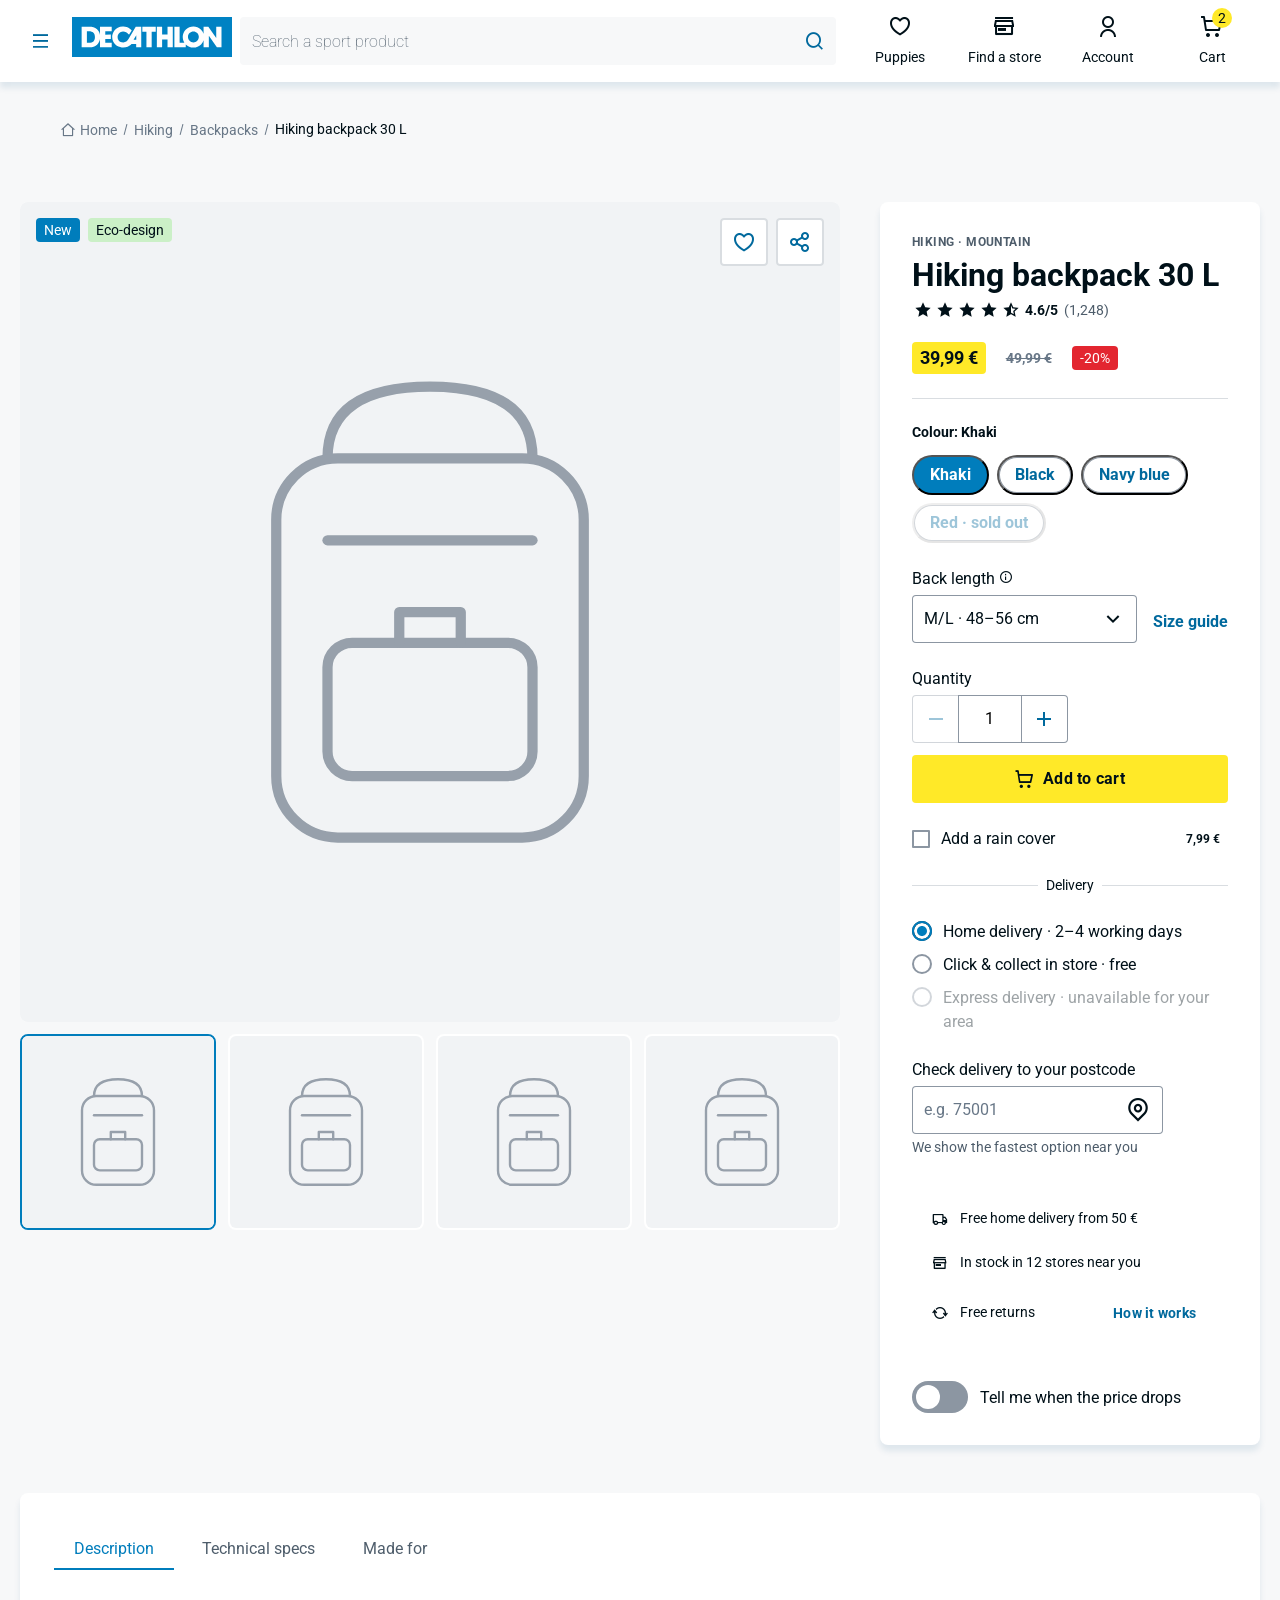
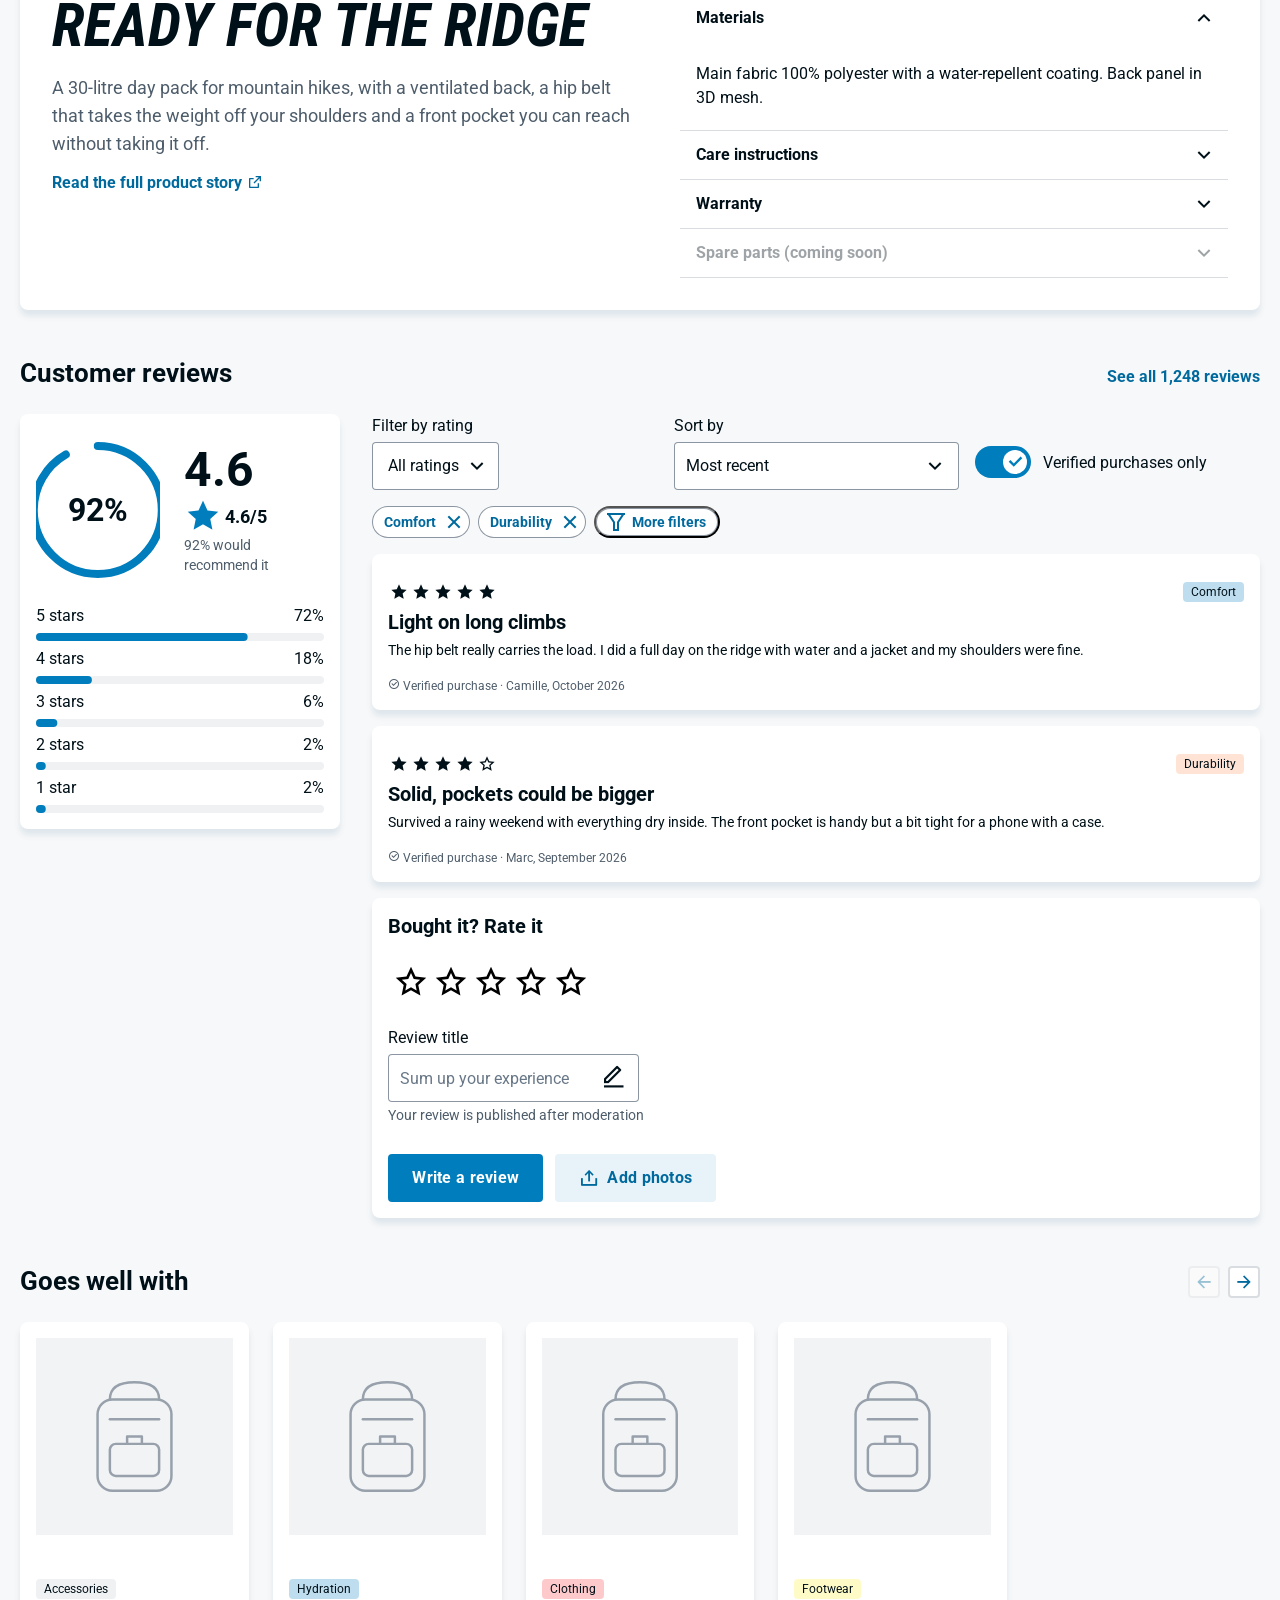
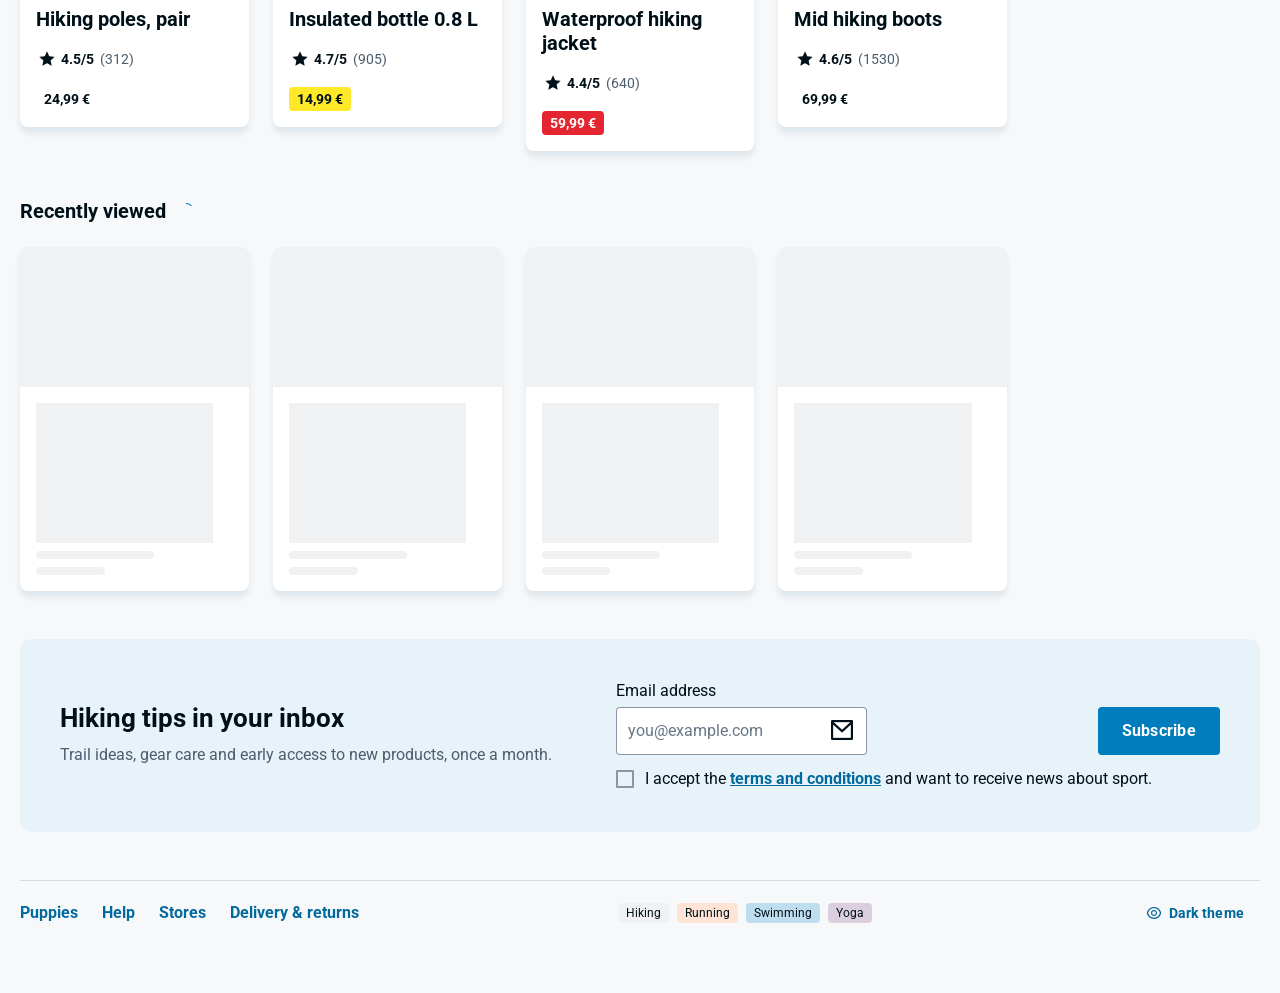
<file: index.html>
<!DOCTYPE html>
<html lang="en" data-theme="light">
<head>
  <meta charset="utf-8">
  <meta name="viewport" content="width=device-width, initial-scale=1">
  <title>Hiking backpack 30 L · Decathlon product page</title>

  <!-- Vitamin Web design system: component styles (also loads Roboto from Google Fonts), then the token variables + Vitamix icon font -->
  <link rel="stylesheet" href="vitamin/components/bundle.css">
  <link rel="stylesheet" href="vitamin/tokens.css">

  <style>
    /* Page layout only: every colour, space, radius and shadow comes from a Vitamin token */
    body {
      margin: 0;
      background: var(--vtmn-semantic-color_background-secondary);
      color: var(--vtmn-semantic-color_content-primary);
      font-family: var(--vtmn-typo_font-family);
    }
    a { color: var(--vtmn-semantic-color_content-action); }
    a:hover { color: var(--vtmn-semantic-color_content-active); }

    .page-header { background: var(--vtmn-semantic-color_background-primary); box-shadow: var(--vtmn-shadow_100); }
    .page-header .vtmn-navbar { max-width: 1440px; margin: 0 auto; }

    .page {
      max-width: 1280px;
      margin: 0 auto;
      padding: var(--vtmn-spacing_5) var(--vtmn-layout-margin_mobile) var(--vtmn-spacing_10);
      display: flex;
      flex-direction: column;
      gap: var(--vtmn-spacing_8);
    }

    .panel {
      background: var(--vtmn-semantic-color_background-primary);
      border-radius: var(--vtmn-radius_200);
      box-shadow: var(--vtmn-shadow_100);
      padding: var(--vtmn-spacing_6);
      box-sizing: border-box;
    }
    .stack { display: flex; flex-direction: column; }
    .row { display: flex; flex-wrap: wrap; }
    .gap-1 { gap: var(--vtmn-spacing_1); } .gap-2 { gap: var(--vtmn-spacing_2); } .gap-3 { gap: var(--vtmn-spacing_3); }
    .gap-4 { gap: var(--vtmn-spacing_4); } .gap-5 { gap: var(--vtmn-spacing_5); } .gap-6 { gap: var(--vtmn-spacing_6); }
    .gap-7 { gap: var(--vtmn-spacing_7); }
    .muted { color: var(--vtmn-semantic-color_content-secondary); }
    .section-head { display: flex; justify-content: space-between; align-items: center; flex-wrap: wrap; gap: var(--vtmn-spacing_3); }
    h1, h2, h3, p { margin: 0; }

    /* Hero */
    .hero { display: flex; flex-wrap: wrap; gap: var(--vtmn-spacing_7); align-items: flex-start; }
    .gallery { flex: 999 1 520px; min-width: 0; }
    .gallery-main { position: relative; background: var(--vtmn-semantic-color_background-primary); border-radius: var(--vtmn-radius_200); overflow: hidden; }
    .gallery-main img, .thumb img, .vtmn-card_image img { display: block; width: 100%; aspect-ratio: 1 / 1; object-fit: cover; }
    .gallery-tags { position: absolute; top: var(--vtmn-spacing_4); left: var(--vtmn-spacing_4); display: flex; gap: var(--vtmn-spacing_2); }
    .gallery-actions { position: absolute; top: var(--vtmn-spacing_4); right: var(--vtmn-spacing_4); display: flex; gap: var(--vtmn-spacing_2); }
    .thumbs { display: grid; grid-template-columns: repeat(4, minmax(0, 1fr)); gap: var(--vtmn-spacing_3); }
    .thumb { padding: 0; border: 2px solid transparent; border-radius: var(--vtmn-radius_200); overflow: hidden; background: var(--vtmn-semantic-color_background-primary); cursor: pointer; }
    .thumb[aria-current="true"] { border-color: var(--vtmn-semantic-color_border-active); }
    .thumb:focus-visible { box-shadow: var(--vtmn-shadow_focus-visible); outline: none; }

    .buybox { flex: 1 1 380px; min-width: 0; }
    .eyebrow { text-transform: uppercase; letter-spacing: 0.04em; font-weight: 700; }
    .add-to-cart-slot { flex: 1 1 200px; }
    .adding {
      display: flex; align-items: center; justify-content: center; gap: var(--vtmn-spacing_3);
      height: 3.5rem; border-radius: var(--vtmn-radius_100);
      background: var(--vtmn-semantic-color_background-tertiary);
    }

    .display-headline { font-family: var(--vtmn-typo_font-family--condensed); font-style: italic; text-transform: uppercase; }

    /* Grids of cards */
    .card-grid { display: grid; grid-template-columns: repeat(auto-fill, minmax(220px, 1fr)); gap: var(--vtmn-spacing_5); }
    .skeleton-card { display: flex; flex-direction: column; background: var(--vtmn-semantic-color_background-primary); border-radius: var(--vtmn-radius_200); box-shadow: var(--vtmn-shadow_100); overflow: hidden; }
    .skeleton-card .vtmn-skeleton:first-child { display: block; width: 100%; height: 140px; border-radius: 0; }
    .skeleton-card > div { padding: var(--vtmn-spacing_4); display: flex; flex-direction: column; gap: var(--vtmn-spacing_2); }

    .newsletter {
      background: var(--vtmn-semantic-color_background-brand-secondary);
      border-radius: var(--vtmn-radius_300);
      padding: var(--vtmn-spacing_7);
      display: flex; flex-wrap: wrap; gap: var(--vtmn-spacing_6); align-items: center;
    }

    /* The system's alert / toast / snackbar animations hide them after a few seconds;
       here they stay until closed so the state can be inspected. */
    .vtmn-alert, .vtmn-toast, .vtmn-snackbar { animation: var(--vtmn-animation_fade-in) !important; }
    [hidden] { display: none !important; }
  </style>
</head>
<body>

<!-- ======================= Navbar · Search · Badge ======================= -->
<header class="page-header">
  <nav class="vtmn-navbar" aria-label="Main navigation">
    <div class="vtmn-navbar_left-navigation">
      <button class="vtmn-btn vtmn-btn--icon-alone vtmn-btn_variant--ghost" aria-expanded="false">
        <span class="vtmn-sr-only">Menu</span>
        <span class="vtmx-menu-line" aria-hidden="true"></span>
      </button>
    </div>
    <div class="vtmn-navbar_logo">
      <a href="#" title="Decathlon Home Page">
        <svg viewBox="0 0 200 50" width="160" aria-label="Decathlon logo" role="img">
          <polygon fill="#0082C3" points="0 50 200 50 200 0 0 0"></polygon>
          <path fill="#FEFEFE" d="M74.527071,16.6779432 L74.5871824,16.7553801 L71.2267902,22.1407602 L71.002557,21.8748979 L70.8460776,21.700949 L70.539255,21.3787525 L70.2887046,21.1312369 C69.0363546,19.9259321 66.6358297,18.0780871 63.7352818,18.1375439 C59.9290815,18.2085965 57.0226936,21.325848 57.0226936,24.9547953 C57.0226936,28.1436842 58.9669204,31.6966082 64.1392314,31.7764327 C67.113322,31.8130862 69.1436987,29.7118123 70.1836322,28.1974417 L70.3846431,27.8933918 C70.5039784,27.7066387 70.7838561,27.2462134 71.1752358,26.5953638 L79.674898,12.2866667 L86.5528714,12.2866667 L86.5528714,37.6767251 L80.2228644,37.6767251 L80.2228644,33.8676608 L75.1805945,33.8468248 L74.5072706,33.8509942 L74.3235998,33.858709 L74.2914123,33.8649142 L74.2959289,33.8676608 L74.1598124,34.0180955 L73.9980541,34.1851087 L73.7694056,34.4074517 L73.5771497,34.5846179 L73.3555225,34.7794959 L73.1047092,34.9893808 C71.3357459,36.4326274 67.6334022,38.6960396 62.2447664,38.1735088 C56.8341838,37.6568421 50.2120451,33.3854971 50.2120451,24.8340351 C50.2120451,20.7740936 53.2729877,12.0123977 63.7964597,11.7773099 C70.2757311,11.6338809 74.0171371,16.0367651 74.527071,16.6779432 Z M151.806828,11.7558772 C155.269964,11.7558772 158.547517,13.0839474 161.071324,15.526345 C162.688692,17.0955516 163.833945,18.9380513 164.476033,20.934262 L164.47457,12.2863743 L170.416141,12.2863743 L180.294465,26.3963158 L180.294465,12.2863743 L186.881185,12.2863743 L186.881185,37.6936842 L181.094168,37.6936842 L171.058655,23.5384211 L171.058655,37.6936842 L164.47457,37.6936842 L164.475487,28.9844263 C163.864697,30.9717297 162.802078,32.7568784 161.328329,34.2509064 C158.810084,36.8365789 155.381196,38.2389181 151.769653,38.2389181 C147.984791,38.2389181 144.740588,36.9068625 142.198981,34.3055955 L142.199356,37.6936842 L127.989697,37.6936842 L127.989697,12.2910526 L134.527826,12.2910526 L134.527826,32.0799415 L140.436099,32.0812283 C139.101501,29.9643233 138.427608,27.515233 138.427608,24.732193 C138.427608,21.2096784 139.806598,17.9710819 142.362018,15.4938889 C144.914804,13.0117251 148.120934,11.7558772 151.806828,11.7558772 Z M21.2259697,12.2866082 C25.4943703,12.2866082 28.4777429,12.8202339 31.2769964,15.3216959 C33.2874427,17.1134282 34.5586383,19.5436013 35.0146705,22.5223167 L35.0132665,12.2866082 L49.6394612,12.2866082 L49.6394612,17.8759649 L41.5929612,17.8850292 L41.5929612,22.0359064 L48.560506,22.0297661 L48.560506,27.4935088 L41.5929612,27.5005263 L41.5929612,32.1054971 L49.6394612,32.1054971 L49.6394612,37.6765497 L35.0132665,37.6765497 L35.0151902,27.5477124 C34.5656005,30.3264025 33.3179492,32.6755167 31.3068535,34.5491813 C28.4393969,37.188655 25.9071014,37.6936257 22.1266602,37.6936257 L12.0381658,37.6936257 L12.0381658,12.2866082 L21.2259697,12.2866082 Z M104.712103,12.2764327 L104.712103,18.3504094 L99.6088731,18.3504094 L99.6088731,37.6936842 L93.0338619,37.6936842 L93.0338619,18.3504094 L87.9259487,18.3504094 L87.9259487,12.2764327 L104.712103,12.2764327 Z M112.640813,12.2840351 L112.640813,21.9322807 L119.407554,21.9322807 L119.407554,12.2840351 L125.982566,12.2840351 L125.982566,37.6936842 L119.407554,37.6936842 L119.407554,27.9717544 L112.640813,27.9717544 L112.640813,37.6936842 L106.068729,37.6936842 L106.068729,12.2840351 L112.640813,12.2840351 Z M21.2259697,17.7500585 L18.6152261,17.7500585 L18.6152261,32.1138012 L21.2558269,32.1138012 C26.2879263,32.1138012 28.6662527,29.9032749 28.6662527,24.9035673 C28.6662527,20.3287135 26.055509,17.7500585 21.2259697,17.7500585 Z M151.84371,18.077807 C147.983943,18.077807 144.951687,21.0649415 144.951687,24.8011988 C144.951687,28.8289766 148.194992,31.9096784 151.769653,31.9096784 C155.492722,31.9096784 158.521758,28.9652339 158.521758,24.8011988 C158.521758,21.0649415 155.492722,18.077807 151.84371,18.077807 Z M80.3531235,22.8062573 L76.9608252,28.5562573 L80.3531235,28.5562573 L80.3531235,22.8062573 Z"></path>
        </svg>
      </a>
    </div>
    <div class="vtmn-navbar_middle-area">
      <div class="vtmn-search vtmn-search_variant--persistent" role="search">
        <label class="vtmn-sr-only" for="nav-search">Search a sport product</label>
        <input type="search" id="nav-search" placeholder="Search a sport product" title="Search a sport product">
        <div class="vtmn-search_buttons">
          <button class="vtmn-btn vtmn-btn_variant--ghost vtmn-btn_size--medium vtmn-btn--icon-alone">
            <span class="vtmn-sr-only">Search</span>
            <span class="vtmx-search-line" aria-hidden="true"></span>
          </button>
        </div>
      </div>
    </div>
    <div class="vtmn-navbar_right-navigation">
      <a class="vtmn-navbar_link" href="puppies-home.html"><div><span class="vtmx-heart-line" aria-hidden="true"></span></div><span>Puppies</span></a>
      <a class="vtmn-navbar_link" href="#"><div><span class="vtmx-store-line" aria-hidden="true"></span></div><span>Find a store</span></a>
      <a class="vtmn-navbar_link" href="#"><div><span class="vtmx-user-line" aria-hidden="true"></span></div><span>Account</span></a>
      <a class="vtmn-navbar_link" href="#">
        <div>
          <span class="vtmn-badge vtmn-badge_variant--accent" id="cart-badge">2</span>
          <span class="vtmx-shopping-cart-line" aria-hidden="true"></span>
        </div>
        <span>Cart</span>
      </a>
    </div>
  </nav>
</header>

<main class="page">

  <!-- ======================= Breadcrumb ======================= -->
  <nav aria-label="Breadcrumb" class="vtmn-breadcrumb">
    <ol>
      <li><span class="vtmx-home-line" aria-hidden="true"></span><a href="#">Home</a></li>
      <li><a href="#">Hiking</a></li>
      <li><a href="#">Backpacks</a></li>
      <li aria-current="page">Hiking backpack 30 L</li>
    </ol>
  </nav>

  <!-- ======================= Hero: gallery + buy box ======================= -->
  <section class="hero">

    <div class="gallery stack gap-3">
      <div class="gallery-main">
        <img id="main-photo" src="assets/product-placeholder.svg" alt="Hiking backpack 30 L in khaki, photo 1 of 4">
        <div class="gallery-tags">
          <span class="vtmn-tag vtmn-tag_variant--brand vtmn-tag_size--medium">New</span>
          <span class="vtmn-tag vtmn-tag_variant--decorative_jade vtmn-tag_size--medium">Eco-design</span>
        </div>
        <div class="gallery-actions">
          <button class="vtmn-btn vtmn-btn_variant--secondary vtmn-btn--icon-alone" id="wish-btn" aria-pressed="false">
            <span class="vtmn-sr-only" id="wish-label">Add to wishlist</span>
            <span class="vtmx-heart-line" id="wish-icon" aria-hidden="true"></span>
          </button>
          <button class="vtmn-btn vtmn-btn_variant--secondary vtmn-btn--icon-alone">
            <span class="vtmn-sr-only">Share this product</span>
            <span class="vtmx-share-line" aria-hidden="true"></span>
          </button>
        </div>
      </div>
      <div class="thumbs" id="thumbs">
        <button class="thumb" aria-current="true" data-index="0" aria-label="Show photo 1 of 4"><img src="assets/product-placeholder.svg" alt=""></button>
        <button class="thumb" data-index="1" aria-label="Show photo 2 of 4"><img src="assets/product-placeholder.svg" alt=""></button>
        <button class="thumb" data-index="2" aria-label="Show photo 3 of 4"><img src="assets/product-placeholder.svg" alt=""></button>
        <button class="thumb" data-index="3" aria-label="Show photo 4 of 4"><img src="assets/product-placeholder.svg" alt=""></button>
      </div>
    </div>

    <div class="buybox panel stack gap-5">
      <div class="stack gap-2">
        <span class="vtmn-typo_caption-1 muted eyebrow">Hiking · Mountain</span>
        <h1 class="vtmn-typo_title-3">Hiking backpack 30 L</h1>
        <div class="vtmn-rating vtmn-rating_size--small">
          <span class="vtmn-sr-only">4 and a half stars out of 5</span>
          <span class="vtmx-star-fill" role="presentation"></span>
          <span class="vtmx-star-fill" role="presentation"></span>
          <span class="vtmx-star-fill" role="presentation"></span>
          <span class="vtmx-star-fill" role="presentation"></span>
          <span class="vtmx-star-half-fill" role="presentation"></span>
          <span class="vtmn-rating_comment--primary"><span class="vtmn-sr-only">article rating</span>4.6/5</span>
          <span class="vtmn-rating_comment--secondary"><span class="vtmn-sr-only">number of ratings</span>(1,248)</span>
        </div>
      </div>

      <!-- Price -->
      <div class="row gap-3" style="align-items: center;">
        <span class="vtmn-price vtmn-price_size--large vtmn-price_variant--accent">39,99 €</span>
        <span class="vtmn-price vtmn-price_size--small vtmn-price_variant--strikethrough" aria-label="Former price">49,99 €</span>
        <span class="vtmn-tag vtmn-tag_variant--alert vtmn-tag_size--medium">-20%</span>
      </div>

      <div class="vtmn-divider" role="separator"></div>

      <!-- Colour: single-choice chips -->
      <div class="stack gap-3">
        <span class="vtmn-typo_text-3" style="font-weight: 700;">Colour: <span id="color-name">Khaki</span></span>
        <div class="row gap-2" id="color-chips">
          <button class="vtmn-chip vtmn-chip_variant--single-choice" aria-pressed="true">Khaki</button>
          <button class="vtmn-chip vtmn-chip_variant--single-choice" aria-pressed="false">Black</button>
          <button class="vtmn-chip vtmn-chip_variant--single-choice" aria-pressed="false">Navy blue</button>
          <button class="vtmn-chip vtmn-chip_variant--single-choice" aria-pressed="false" aria-disabled="true" disabled>Red · sold out</button>
        </div>
      </div>

      <!-- Back length: Select + Tooltip, Size guide link -->
      <div class="row gap-4" style="align-items: flex-end;">
        <div class="vtmn-select_container" style="flex: 1 1 180px;">
          <label for="back-length">Back length
            <span tabindex="0" id="tip-back" class="vtmn-tooltip" data-tooltip="Measured from the base of your neck to the top of your hips" data-position="top" role="tooltip"><span class="vtmx-information-line" aria-describedby="tip-back"></span></span>
          </label>
          <select name="back-length" id="back-length">
            <option value="sm">S/M · 40–48 cm</option>
            <option value="ml" selected>M/L · 48–56 cm</option>
          </select>
        </div>
        <a href="#size-guide" class="vtmn-link vtmn-link--standalone" id="open-size-guide" style="margin-bottom: var(--vtmn-spacing_3);">Size guide</a>
      </div>

      <!-- Quantity + Add to cart (conversion button, Loader while adding) -->
      <div class="row gap-3" style="align-items: flex-end;">
        <div class="vtmn-quantity">
          <label for="qty">Quantity</label>
          <div class="vtmn-quantity_content">
            <button class="vtmn-btn vtmn-btn_variant--secondary vtmn-btn--icon-alone" id="qty-dec" disabled>
              <span class="vtmn-sr-only">Remove one hiking backpack</span>
              <span class="vtmx-subtract-line" aria-hidden="true"></span>
            </button>
            <input type="number" id="qty" min="1" value="1">
            <button class="vtmn-btn vtmn-btn_variant--secondary vtmn-btn--icon-alone" id="qty-inc">
              <span class="vtmn-sr-only">Add one hiking backpack</span>
              <span class="vtmx-add-line" aria-hidden="true"></span>
            </button>
          </div>
        </div>
        <div class="add-to-cart-slot">
          <div class="adding" id="adding" hidden>
            <div class="vtmn-loader vtmn-loader_size--small"><span class="vtmn-sr-only">Adding to cart</span></div>
            <span class="vtmn-typo_text-3">Adding to cart…</span>
          </div>
          <button class="vtmn-btn vtmn-btn_variant--conversion vtmn-btn_size--stretched vtmn-btn--icon-left" id="add-to-cart">
            <span class="vtmx-shopping-cart-line" aria-hidden="true"></span>
            Add to cart
          </button>
        </div>
      </div>

      <!-- Add-on: Checkbox + small Price -->
      <div style="display: flex; align-items: center; gap: var(--vtmn-spacing_3);">
        <div style="flex: 1;">
          <input class="vtmn-checkbox" type="checkbox" id="rain-cover">
          <label for="rain-cover">Add a rain cover</label>
        </div>
        <span class="vtmn-price vtmn-price_size--xsmall vtmn-price_variant--default">7,99 €</span>
      </div>

      <div class="vtmn-divider" role="separator" aria-labelledby="delivery-title"><span id="delivery-title">Delivery</span></div>

      <!-- Delivery: Radio buttons -->
      <form action="#" class="stack gap-2" onsubmit="event.preventDefault()">
        <div>
          <input class="vtmn-radio-button" type="radio" id="ship-home" name="shipping" checked>
          <label for="ship-home">Home delivery · 2–4 working days</label>
        </div>
        <div>
          <input class="vtmn-radio-button" type="radio" id="ship-store" name="shipping">
          <label for="ship-store">Click &amp; collect in store · free</label>
        </div>
        <div>
          <input class="vtmn-radio-button" type="radio" id="ship-express" name="shipping" disabled>
          <label for="ship-express">Express delivery · unavailable for your area</label>
        </div>
      </form>

      <!-- Postcode: Text input -->
      <div>
        <label class="vtmn-text-input_label" for="postcode">Check delivery to your postcode</label>
        <div class="vtmn-text-input_container">
          <input type="text" class="vtmn-text-input" id="postcode" placeholder="e.g. 75001" aria-describedby="postcode-helper">
          <span class="vtmx-map-pin-line" aria-hidden="true"></span>
        </div>
        <p id="postcode-helper" class="vtmn-text-input_helper-text">We show the fastest option near you</p>
      </div>

      <!-- Services: List + Popover -->
      <ul class="vtmn-list">
        <li class="vtmn-list_item-size--small vtmn-list_item--without-divider">
          <div class="vtmn-list_start-visual"><span class="vtmx-truck-line" aria-hidden="true"></span></div>
          <div class="vtmn-list_text"><span>Free home delivery from 50 €</span></div>
        </li>
        <li class="vtmn-list_item-size--small vtmn-list_item--without-divider">
          <div class="vtmn-list_start-visual"><span class="vtmx-store-line" aria-hidden="true"></span></div>
          <div class="vtmn-list_text"><span>In stock in 12 stores near you</span></div>
        </li>
        <li class="vtmn-list_item-size--small vtmn-list_item--without-divider">
          <div class="vtmn-list_start-visual"><span class="vtmx-refresh-line" aria-hidden="true"></span></div>
          <div class="vtmn-list_text"><span>Free returns</span></div>
          <div class="vtmn-list_end-action">
            <div class="vtmn-popover" data-position="top-left" aria-labelledby="returns-title" aria-describedby="returns-pop" tabindex="0">
              <button class="vtmn-btn vtmn-btn_variant--ghost vtmn-btn_size--small">How it works</button>
              <div id="returns-pop" role="dialog">
                <span id="returns-title" class="vtmn-popover_title" role="heading">Returning is easy</span>
                <span class="vtmn-popover_text">Bring the item back to any store or drop it at a parcel point with the prepaid label from your account.</span>
                <button class="vtmn-btn vtmn-btn_variant--primary-reversed vtmn-btn_size--small">Got it</button>
              </div>
            </div>
          </div>
        </li>
      </ul>

      <!-- Price alert: Toggle -->
      <div class="vtmn-toggle">
        <div class="vtmn-toggle_switch">
          <input type="checkbox" id="price-alert">
          <span aria-hidden="true"></span>
        </div>
        <label for="price-alert">Tell me when the price drops</label>
      </div>
    </div>
  </section>

  <!-- ======================= Tabs ======================= -->
  <section class="panel stack gap-5">
    <ul class="vtmn-tabs" role="tablist" aria-label="Product information" id="tabs">
      <li><button role="tab" id="tab-desc" aria-controls="panel-desc" aria-selected="true">Description</button></li>
      <li><button role="tab" id="tab-specs" aria-controls="panel-specs" aria-selected="false" tabindex="-1">Technical specs</button></li>
      <li><button role="tab" id="tab-compat" aria-controls="panel-compat" aria-selected="false" tabindex="-1">Made for</button></li>
    </ul>

    <div role="tabpanel" id="panel-desc" aria-labelledby="tab-desc" class="row gap-7">
      <div class="stack gap-4" style="flex: 1 1 420px;">
        <h2 class="vtmn-typo_display-2 display-headline">Ready for the ridge</h2>
        <p class="vtmn-typo_text-1 muted">A 30-litre day pack for mountain hikes, with a ventilated back, a hip belt that takes the weight off your shoulders and a front pocket you can reach without taking it off.</p>
        <a href="#" class="vtmn-link vtmn-link--standalone vtmn-link--icon-along">Read the full product story</a>
      </div>
      <div style="flex: 1 1 380px;">
        <details class="vtmn-accordion" open>
          <summary>Materials</summary>
          <div class="vtmn-accordion_content"><p>Main fabric 100% polyester with a water-repellent coating. Back panel in 3D mesh.</p></div>
        </details>
        <details class="vtmn-accordion">
          <summary>Care instructions</summary>
          <div class="vtmn-accordion_content"><p>Hand wash in cold water. Do not tumble dry. Let it dry fully before storing.</p></div>
        </details>
        <details class="vtmn-accordion">
          <summary>Warranty</summary>
          <div class="vtmn-accordion_content"><p>[YOUR WARRANTY TERMS]</p></div>
        </details>
        <details class="vtmn-accordion" aria-disabled="true">
          <summary>Spare parts (coming soon)</summary>
          <div class="vtmn-accordion_content"><p>Not available yet.</p></div>
        </details>
      </div>
    </div>

    <ul class="vtmn-list" role="tabpanel" id="panel-specs" aria-labelledby="tab-specs" style="max-width: 640px;" hidden>
      <li><div class="vtmn-list_start-visual"><span class="vtmx-ruler-line" aria-hidden="true"></span></div><div class="vtmn-list_text"><span>Volume</span><span>30 L</span></div></li>
      <li><div class="vtmn-list_start-visual"><span class="vtmx-information-line" aria-hidden="true"></span></div><div class="vtmn-list_text"><span>Weight</span><span>[WEIGHT] g</span></div></li>
      <li><div class="vtmn-list_start-visual"><span class="vtmx-eye-line" aria-hidden="true"></span></div><div class="vtmn-list_text"><span>Dimensions</span><span>[H × W × D] cm</span></div></li>
      <li><div class="vtmn-list_start-visual"><span class="vtmx-lock-line" aria-hidden="true"></span></div><div class="vtmn-list_text"><span>Hydration compatible</span><span>Yes, up to 2 L pouch</span></div></li>
    </ul>

    <div role="tabpanel" id="panel-compat" aria-labelledby="tab-compat" class="row gap-2" hidden>
      <div class="vtmn-chip vtmn-chip_variant--filter" aria-pressed="true">Day hikes</div>
      <div class="vtmn-chip vtmn-chip_variant--filter" aria-pressed="true">Mountain trails</div>
      <div class="vtmn-chip vtmn-chip_variant--filter" aria-pressed="false">Snow hiking</div>
      <div class="vtmn-chip vtmn-chip_variant--filter" aria-pressed="false" aria-disabled="true">Multi-day trekking</div>
    </div>
  </section>

  <!-- ======================= Reviews ======================= -->
  <section aria-labelledby="reviews-title" class="stack gap-5">
    <div class="section-head" style="align-items: baseline;">
      <h2 id="reviews-title" class="vtmn-typo_title-4">Customer reviews</h2>
      <a href="#" class="vtmn-link vtmn-link--standalone">See all 1,248 reviews</a>
    </div>

    <div class="row gap-6" style="align-items: flex-start;">
      <!-- Summary: Card + circular & linear Progressbars -->
      <div class="vtmn-card" style="flex: 1 1 320px;">
        <div class="vtmn-card_content stack gap-4">
          <div style="display: flex; align-items: center; gap: var(--vtmn-spacing_5);">
            <div class="vtmn-progressbar_container vtmn-progressbar_variant--circular" role="progressbar" aria-labelledby="recommend-value" aria-valuemin="0" aria-valuemax="100" aria-valuenow="92">
              <span id="recommend-value" class="vtmn-progressbar_label">92%</span>
              <svg><circle class="vtmn-progressbar_indicator" stroke-dashoffset="calc(400px - (400px * 92) / 100)" cx="50%" cy="50%" r="64"></circle></svg>
            </div>
            <div class="stack gap-1">
              <span class="vtmn-typo_title-1">4.6</span>
              <div class="vtmn-rating vtmn-rating_size--medium vtmn-rating_variant--brand">
                <span class="vtmx-star-fill" role="presentation"></span>
                <span class="vtmn-rating_comment--primary"><span class="vtmn-sr-only">article rating</span>4.6/5</span>
              </div>
              <span class="vtmn-typo_text-3 muted">92% would recommend it</span>
            </div>
          </div>
          <div class="stack gap-2" id="rating-distribution"><!-- filled by script from REVIEW_DISTRIBUTION --></div>
        </div>
      </div>

      <div class="stack gap-4" style="flex: 999 1 520px; min-width: 0;">
        <!-- Filters: Dropdown, Select, Toggle -->
        <div class="row gap-4" style="align-items: flex-end;">
          <div class="vtmn-dropdown" style="flex: 1 1 200px;">
            <label id="filter-label">Filter by rating</label>
            <details>
              <summary aria-labelledby="filter-label">All ratings</summary>
              <div class="vtmn-dropdown_items" role="group" aria-labelledby="filter-label">
                <input type="checkbox" name="stars" id="stars-5"><label for="stars-5"><span class="vtmx-star-fill" aria-hidden="true"></span> 5 stars</label>
                <input type="checkbox" name="stars" id="stars-4"><label for="stars-4"><span class="vtmx-star-fill" aria-hidden="true"></span> 4 stars</label>
                <input type="checkbox" name="stars" id="stars-3"><label for="stars-3"><span class="vtmx-star-fill" aria-hidden="true"></span> 3 stars</label>
                <input type="checkbox" name="stars" id="stars-2"><label for="stars-2"><span class="vtmx-star-fill" aria-hidden="true"></span> 2 stars and below</label>
              </div>
            </details>
          </div>
          <div class="vtmn-select_container" style="flex: 1 1 200px;">
            <label for="sort">Sort by</label>
            <select name="sort" id="sort">
              <option value="recent">Most recent</option>
              <option value="helpful">Most helpful</option>
              <option value="high">Highest rated</option>
              <option value="low">Lowest rated</option>
            </select>
          </div>
          <div class="vtmn-toggle" style="flex: 1 1 200px; padding-bottom: var(--vtmn-spacing_3);">
            <div class="vtmn-toggle_switch">
              <input type="checkbox" id="verified" checked>
              <span aria-hidden="true"></span>
            </div>
            <label for="verified">Verified purchases only</label>
          </div>
        </div>

        <!-- Active filters: input chips + action chip -->
        <div class="row gap-2">
          <div class="vtmn-chip vtmn-chip_variant--input vtmn-chip_size--small">Comfort
            <button class="vtmn-btn vtmn-btn--icon-alone vtmn-btn_size--small vtmn-btn_variant--ghost-reversed"><span class="vtmn-sr-only">Remove the Comfort filter</span><span class="vtmx-close-line" aria-hidden="true"></span></button>
          </div>
          <div class="vtmn-chip vtmn-chip_variant--input vtmn-chip_size--small">Durability
            <button class="vtmn-btn vtmn-btn--icon-alone vtmn-btn_size--small vtmn-btn_variant--ghost-reversed"><span class="vtmn-sr-only">Remove the Durability filter</span><span class="vtmx-close-line" aria-hidden="true"></span></button>
          </div>
          <button class="vtmn-chip vtmn-chip_variant--action vtmn-chip_size--small"><span class="vtmx-filter-line" aria-hidden="true"></span>More filters</button>
        </div>

        <!-- Review cards -->
        <article class="vtmn-card">
          <div class="vtmn-card_content stack gap-2">
            <div class="section-head">
              <div class="vtmn-rating vtmn-rating_size--small">
                <span class="vtmn-sr-only">5 stars out of 5</span>
                <span class="vtmx-star-fill" role="presentation"></span><span class="vtmx-star-fill" role="presentation"></span><span class="vtmx-star-fill" role="presentation"></span><span class="vtmx-star-fill" role="presentation"></span><span class="vtmx-star-fill" role="presentation"></span>
              </div>
              <span class="vtmn-tag vtmn-tag_variant--decorative_cobalt vtmn-tag_size--small">Comfort</span>
            </div>
            <h3 class="vtmn-card_content--title">Light on long climbs</h3>
            <span class="vtmn-card_content--body">The hip belt really carries the load. I did a full day on the ridge with water and a jacket and my shoulders were fine.</span>
            <span class="vtmn-typo_caption-1 muted"><span class="vtmx-checkbox-circle-line" aria-hidden="true"></span> Verified purchase · Camille, October 2026</span>
          </div>
        </article>
        <article class="vtmn-card">
          <div class="vtmn-card_content stack gap-2">
            <div class="section-head">
              <div class="vtmn-rating vtmn-rating_size--small">
                <span class="vtmn-sr-only">4 stars out of 5</span>
                <span class="vtmx-star-fill" role="presentation"></span><span class="vtmx-star-fill" role="presentation"></span><span class="vtmx-star-fill" role="presentation"></span><span class="vtmx-star-fill" role="presentation"></span><span class="vtmx-star-line" role="presentation"></span>
              </div>
              <span class="vtmn-tag vtmn-tag_variant--decorative_saffron vtmn-tag_size--small">Durability</span>
            </div>
            <h3 class="vtmn-card_content--title">Solid, pockets could be bigger</h3>
            <span class="vtmn-card_content--body">Survived a rainy weekend with everything dry inside. The front pocket is handy but a bit tight for a phone with a case.</span>
            <span class="vtmn-typo_caption-1 muted"><span class="vtmx-checkbox-circle-line" aria-hidden="true"></span> Verified purchase · Marc, September 2026</span>
          </div>
        </article>

        <!-- Write a review: interactive Rating + Text input + Buttons -->
        <div class="vtmn-card">
          <div class="vtmn-card_content stack gap-4">
            <h3 class="vtmn-card_content--title">Bought it? Rate it</h3>
            <div class="vtmn-rating">
              <div class="vtmn-rating--interactive" aria-label="Rate this backpack" role="radiogroup">
                <input type="radio" name="my-rating" value="1" id="my-rating-1"><label for="my-rating-1"><span class="vtmn-sr-only">1 star out of 5</span></label>
                <input type="radio" name="my-rating" value="2" id="my-rating-2"><label for="my-rating-2"><span class="vtmn-sr-only">2 stars out of 5</span></label>
                <input type="radio" name="my-rating" value="3" id="my-rating-3"><label for="my-rating-3"><span class="vtmn-sr-only">3 stars out of 5</span></label>
                <input type="radio" name="my-rating" value="4" id="my-rating-4"><label for="my-rating-4"><span class="vtmn-sr-only">4 stars out of 5</span></label>
                <input type="radio" name="my-rating" value="5" id="my-rating-5"><label for="my-rating-5"><span class="vtmn-sr-only">5 stars out of 5</span></label>
              </div>
            </div>
            <div>
              <label class="vtmn-text-input_label" for="review-title">Review title</label>
              <div class="vtmn-text-input_container">
                <input type="text" class="vtmn-text-input" id="review-title" placeholder="Sum up your experience" aria-describedby="review-title-helper">
                <span class="vtmx-edit-line" aria-hidden="true"></span>
              </div>
              <p id="review-title-helper" class="vtmn-text-input_helper-text">Your review is published after moderation</p>
            </div>
            <div class="row gap-3">
              <button class="vtmn-btn vtmn-btn_variant--primary">Write a review</button>
              <button class="vtmn-btn vtmn-btn_variant--tertiary vtmn-btn--icon-left"><span class="vtmx-upload-line" aria-hidden="true"></span>Add photos</button>
            </div>
          </div>
        </div>
      </div>
    </div>
  </section>

  <!-- ======================= Related products: Cards ======================= -->
  <section aria-labelledby="related-title" class="stack gap-5">
    <div class="section-head">
      <h2 id="related-title" class="vtmn-typo_title-4">Goes well with</h2>
      <div class="row gap-2">
        <button class="vtmn-btn vtmn-btn_variant--secondary vtmn-btn_size--small vtmn-btn--icon-alone" disabled><span class="vtmn-sr-only">Previous products</span><span class="vtmx-arrow-left-line" aria-hidden="true"></span></button>
        <button class="vtmn-btn vtmn-btn_variant--secondary vtmn-btn_size--small vtmn-btn--icon-alone"><span class="vtmn-sr-only">Next products</span><span class="vtmx-arrow-right-line" aria-hidden="true"></span></button>
      </div>
    </div>
    <div class="card-grid" id="related"><!-- filled by script from RELATED_PRODUCTS --></div>
  </section>

  <!-- ======================= Recently viewed: Skeleton + Loader ======================= -->
  <section aria-labelledby="recent-title" aria-busy="true" class="stack gap-5">
    <div style="display: flex; align-items: center; gap: var(--vtmn-spacing_3);">
      <h2 id="recent-title" class="vtmn-typo_title-5">Recently viewed</h2>
      <div class="vtmn-loader vtmn-loader_size--small"><span class="vtmn-sr-only">Loading</span></div>
    </div>
    <div class="card-grid" id="skeletons"><!-- filled by script --></div>
  </section>

  <!-- ======================= Newsletter ======================= -->
  <section class="newsletter">
    <div class="stack gap-2" style="flex: 1 1 320px;">
      <h2 class="vtmn-typo_title-4">Hiking tips in your inbox</h2>
      <p class="vtmn-typo_text-2 muted">Trail ideas, gear care and early access to new products, once a month.</p>
    </div>
    <form action="#" id="newsletter" class="stack gap-3" style="flex: 1 1 400px;">
      <div class="row gap-3" style="align-items: flex-end;">
        <div style="flex: 1 1 220px;">
          <label class="vtmn-text-input_label" for="email">Email address</label>
          <div class="vtmn-text-input_container">
            <input type="email" class="vtmn-text-input" id="email" placeholder="you@example.com">
            <span class="vtmx-mail-line" aria-hidden="true"></span>
          </div>
        </div>
        <button type="submit" class="vtmn-btn vtmn-btn_variant--primary">Subscribe</button>
      </div>
      <div>
        <input class="vtmn-checkbox" type="checkbox" id="terms">
        <label for="terms"><span>I accept the <a href="#" class="vtmn-link">terms and conditions</a> and want to receive news about sport.</span></label>
      </div>
    </form>
  </section>

  <!-- ======================= Footer ======================= -->
  <footer class="stack gap-4">
    <div class="vtmn-divider" role="separator"></div>
    <div class="section-head gap-5">
      <div class="row gap-5">
        <a href="puppies-home.html" class="vtmn-link vtmn-link--standalone">Puppies</a>
        <a href="#" class="vtmn-link vtmn-link--standalone">Help</a>
        <a href="#" class="vtmn-link vtmn-link--standalone">Stores</a>
        <a href="#" class="vtmn-link vtmn-link--standalone">Delivery &amp; returns</a>
      </div>
      <div class="row gap-2" style="align-items: center;">
        <span class="vtmn-tag vtmn-tag_variant--decorative_gravel vtmn-tag_size--small">Hiking</span>
        <span class="vtmn-tag vtmn-tag_variant--decorative_saffron vtmn-tag_size--small">Running</span>
        <span class="vtmn-tag vtmn-tag_variant--decorative_cobalt vtmn-tag_size--small">Swimming</span>
        <span class="vtmn-tag vtmn-tag_variant--decorative_amethyst vtmn-tag_size--small">Yoga</span>
      </div>
      <button class="vtmn-btn vtmn-btn_variant--ghost vtmn-btn_size--small vtmn-btn--icon-left" id="theme-toggle">
        <span class="vtmx-eye-line" aria-hidden="true"></span>Dark theme
      </button>
    </div>
  </footer>
</main>

<!-- ======================= Overlays: Toast · Snackbar · Alert · Modal ======================= -->
<div role="status" id="toast" hidden>
  <div class="vtmn-toast vtmn-toast--with-icon-info">
    <div class="vtmn-toast_content" id="toast-text">Added to your cart</div>
    <button class="vtmn-btn vtmn-btn_variant--ghost-reversed vtmn-btn_size--small vtmn-btn--icon-alone" data-close><span class="vtmn-sr-only">Close toast</span><span class="vtmx-close-line" aria-hidden="true"></span></button>
  </div>
</div>

<div role="status" id="snackbar" hidden>
  <div class="vtmn-snackbar">
    <div class="vtmn-snackbar_content">Saved to your wishlist</div>
    <button class="vtmn-btn vtmn-btn_variant--ghost-reversed vtmn-btn_size--small" id="undo-wish">Undo</button>
    <button class="vtmn-btn vtmn-btn_variant--ghost-reversed vtmn-btn_size--small vtmn-btn--icon-alone" data-close><span class="vtmn-sr-only">Close snackbar</span><span class="vtmx-close-line" aria-hidden="true"></span></button>
  </div>
</div>

<div role="alert" aria-live="assertive" id="alert" hidden>
  <div class="vtmn-alert vtmn-alert_variant--success" tabindex="-1" aria-labelledby="alert-title" aria-describedby="alert-text">
    <div class="vtmn-alert_content" role="document">
      <div id="alert-title" class="vtmn-alert_content-title">You're subscribed
        <button class="vtmn-btn vtmn-btn_variant--ghost-reversed vtmn-btn_size--small vtmn-btn--icon-alone" data-close><span class="vtmn-sr-only">Close alert</span><span class="vtmx-close-line" aria-hidden="true"></span></button>
      </div>
      <p id="alert-text" class="vtmn-alert_content-description">Check your inbox to confirm your email address.</p>
    </div>
  </div>
</div>

<div class="vtmn-modal" id="size-guide" role="dialog" aria-modal="true" aria-labelledby="modal-title" aria-describedby="modal-desc" hidden>
  <div class="vtmn-modal_content">
    <div class="vtmn-modal_content_title">
      <span id="modal-title" class="vtmn-modal_content_title--text">Find your back length</span>
      <button class="vtmn-btn vtmn-btn_variant--ghost vtmn-btn--icon-alone" data-close><span class="vtmx-close-line" aria-hidden="true"></span><span class="vtmn-sr-only">Close size guide</span></button>
    </div>
    <div class="vtmn-modal_content_body">
      <p id="modal-desc" class="vtmn-modal_content_body--text">Stand straight and measure from the bony bump at the base of your neck down to the line between the top of your hip bones.</p>
      <ul class="vtmn-list">
        <li class="vtmn-list_item-size--small"><div class="vtmn-list_text"><span>S/M</span><span>40 to 48 cm</span></div></li>
        <li class="vtmn-list_item-size--small"><div class="vtmn-list_text"><span>M/L</span><span>48 to 56 cm</span></div></li>
      </ul>
    </div>
    <div class="vtmn-modal_content_actions">
      <button class="vtmn-btn vtmn-btn_variant--secondary" data-close>Close</button>
      <button class="vtmn-btn vtmn-btn_variant--primary" id="choose-ml">Choose M/L</button>
    </div>
  </div>
</div>

<script>
  /* ---------- Sample data (replace with real product data) ---------- */
  const REVIEW_DISTRIBUTION = [
    { stars: 5, pct: 72 }, { stars: 4, pct: 18 }, { stars: 3, pct: 6 }, { stars: 2, pct: 2 }, { stars: 1, pct: 2 }
  ];
  const RELATED_PRODUCTS = [
    { name: 'Hiking poles, pair',       tag: 'Accessories', tagVariant: 'decorative_gravel', rating: '4.5/5', count: 312,  price: '24,99 €', priceVariant: 'default' },
    { name: 'Insulated bottle 0.8 L',   tag: 'Hydration',   tagVariant: 'decorative_cobalt', rating: '4.7/5', count: 905,  price: '14,99 €', priceVariant: 'accent' },
    { name: 'Waterproof hiking jacket', tag: 'Clothing',    tagVariant: 'decorative_brick',  rating: '4.4/5', count: 640,  price: '59,99 €', priceVariant: 'alert' },
    { name: 'Mid hiking boots',         tag: 'Footwear',    tagVariant: 'decorative_gold',   rating: '4.6/5', count: 1530, price: '69,99 €', priceVariant: 'default' }
  ];

  const $ = (sel, root = document) => root.querySelector(sel);
  const $$ = (sel, root = document) => [...root.querySelectorAll(sel)];

  /* ---------- Render repeated blocks ---------- */
  $('#rating-distribution').innerHTML = REVIEW_DISTRIBUTION.map(({ stars, pct }) => `
    <div class="vtmn-progressbar_container vtmn-progressbar_variant--linear" role="progressbar"
         aria-labelledby="dist-${stars}" aria-valuemin="0" aria-valuemax="100" aria-valuenow="${pct}">
      <div class="vtmn-progressbar_label">
        <span id="dist-${stars}">${stars} ${stars === 1 ? 'star' : 'stars'}</span>
        <span>${pct}%</span>
      </div>
      <svg><line class="vtmn-progressbar_indicator" x1="0" x2="100%" y1="50%" y2="50%"
           style="--vtmn-progressbar_progress-transform: translateX(-${100 - pct}%) scale(1);"></line></svg>
    </div>`).join('');

  $('#related').innerHTML = RELATED_PRODUCTS.map((p) => `
    <div class="vtmn-card">
      <div class="vtmn-card_image"><img src="assets/product-placeholder.svg" alt=""></div>
      <div class="vtmn-card_content stack gap-2">
        <span class="vtmn-tag vtmn-tag_variant--${p.tagVariant} vtmn-tag_size--small" style="align-self: flex-start;">${p.tag}</span>
        <h3 class="vtmn-card_content--title">${p.name}</h3>
        <div class="vtmn-rating vtmn-rating_size--small">
          <span class="vtmx-star-fill" role="presentation"></span>
          <span class="vtmn-rating_comment--primary"><span class="vtmn-sr-only">article rating</span>${p.rating}</span>
          <span class="vtmn-rating_comment--secondary"><span class="vtmn-sr-only">number of ratings</span>(${p.count})</span>
        </div>
        <span class="vtmn-price vtmn-price_size--small vtmn-price_variant--${p.priceVariant}">${p.price}</span>
      </div>
    </div>`).join('');

  $('#skeletons').innerHTML = Array.from({ length: 4 }, () => `
    <div class="skeleton-card">
      <span class="vtmn-skeleton"></span>
      <div>
        <span class="vtmn-skeleton vtmn-skeleton_line" style="width: 90%;"></span>
        <span class="vtmn-skeleton vtmn-skeleton_line" style="width: 60%;"></span>
        <span class="vtmn-skeleton vtmn-skeleton_line" style="width: 35%;"></span>
      </div>
    </div>`).join('');

  /* ---------- Overlays: only one open at a time ---------- */
  const overlays = ['toast', 'snackbar', 'alert', 'size-guide'];
  function showOverlay(id) {
    overlays.forEach((o) => { $('#' + o).hidden = o !== id; });
  }
  $$('[data-close]').forEach((btn) => btn.addEventListener('click', () => showOverlay(null)));

  /* ---------- Gallery thumbnails ---------- */
  $$('#thumbs .thumb').forEach((thumb) => thumb.addEventListener('click', () => {
    $$('#thumbs .thumb').forEach((t) => t.removeAttribute('aria-current'));
    thumb.setAttribute('aria-current', 'true');
    $('#main-photo').alt = `Hiking backpack 30 L, photo ${+thumb.dataset.index + 1} of 4`;
  }));

  /* ---------- Colour chips (single choice) ---------- */
  $$('#color-chips .vtmn-chip').forEach((chip) => chip.addEventListener('click', () => {
    if (chip.disabled) return;
    $$('#color-chips .vtmn-chip').forEach((c) => c.setAttribute('aria-pressed', 'false'));
    chip.setAttribute('aria-pressed', 'true');
    $('#color-name').textContent = chip.textContent.trim();
  }));

  /* ---------- Quantity ---------- */
  const qtyInput = $('#qty');
  const setQty = (n) => {
    const q = Math.max(1, Number.isFinite(n) ? n : 1);
    qtyInput.value = q;
    $('#qty-dec').disabled = q <= 1;
  };
  $('#qty-dec').addEventListener('click', () => setQty(+qtyInput.value - 1));
  $('#qty-inc').addEventListener('click', () => setQty(+qtyInput.value + 1));
  qtyInput.addEventListener('change', () => setQty(parseInt(qtyInput.value, 10)));

  /* ---------- Add to cart: Loader, then Toast + Badge ---------- */
  let cartCount = 2;
  $('#add-to-cart').addEventListener('click', () => {
    const qty = +qtyInput.value;
    showOverlay(null);
    $('#add-to-cart').hidden = true;
    $('#adding').hidden = false;
    setTimeout(() => {
      $('#adding').hidden = true;
      $('#add-to-cart').hidden = false;
      cartCount += qty;
      $('#cart-badge').textContent = cartCount;
      $('#toast-text').textContent = `Added to your cart · ${qty} × Hiking backpack 30 L`;
      showOverlay('toast');
    }, 900);
  });

  /* ---------- Wishlist: icon swap + Snackbar with Undo ---------- */
  let wished = false;
  function setWish(on) {
    wished = on;
    $('#wish-btn').setAttribute('aria-pressed', String(on));
    $('#wish-icon').className = on ? 'vtmx-heart-fill' : 'vtmx-heart-line';
    $('#wish-label').textContent = on ? 'Remove from wishlist' : 'Add to wishlist';
    showOverlay(on ? 'snackbar' : null);
  }
  $('#wish-btn').addEventListener('click', () => setWish(!wished));
  $('#undo-wish').addEventListener('click', () => setWish(false));

  /* ---------- Size guide Modal ---------- */
  $('#open-size-guide').addEventListener('click', (e) => { e.preventDefault(); showOverlay('size-guide'); });
  $('#choose-ml').addEventListener('click', () => { $('#back-length').value = 'ml'; showOverlay(null); });

  /* ---------- Tabs ---------- */
  const tabs = $$('#tabs [role="tab"]');
  function selectTab(tab) {
    tabs.forEach((t) => {
      const on = t === tab;
      t.setAttribute('aria-selected', String(on));
      t.tabIndex = on ? 0 : -1;
      $('#' + t.getAttribute('aria-controls')).hidden = !on;
    });
  }
  tabs.forEach((tab, i) => {
    tab.addEventListener('click', () => selectTab(tab));
    tab.addEventListener('keydown', (e) => {
      if (e.key !== 'ArrowRight' && e.key !== 'ArrowLeft') return;
      const next = tabs[(i + (e.key === 'ArrowRight' ? 1 : tabs.length - 1)) % tabs.length];
      selectTab(next); next.focus();
    });
  });

  /* ---------- Newsletter: success Alert ---------- */
  $('#newsletter').addEventListener('submit', (e) => { e.preventDefault(); showOverlay('alert'); });

  /* ---------- Theme switch (Core Light / Core Dark) ---------- */
  $('#theme-toggle').addEventListener('click', () => {
    const dark = document.documentElement.dataset.theme !== 'dark';
    document.documentElement.dataset.theme = dark ? 'dark' : 'light';
    $('#theme-toggle').lastChild.textContent = dark ? 'Light theme' : 'Dark theme';
  });
</script>
</body>
</html>
</file>
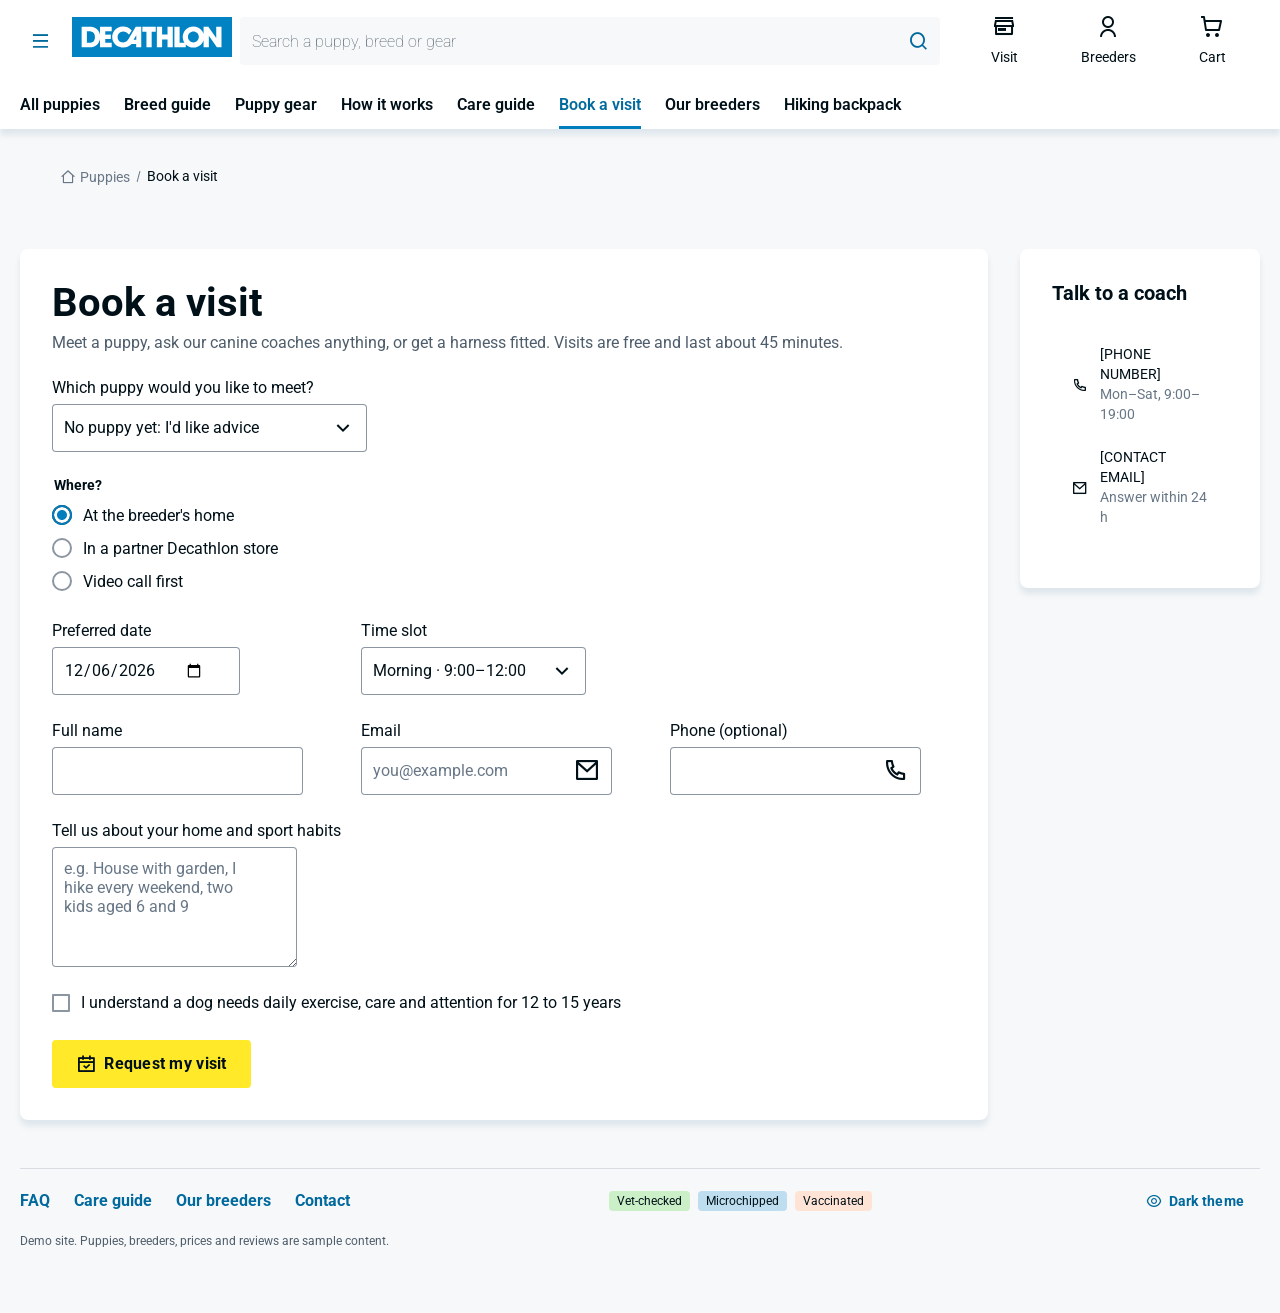
<file: book-a-visit.html>
<!DOCTYPE html>
<html lang="en" data-theme="light">
<head>
  <meta charset="utf-8">
  <meta name="viewport" content="width=device-width, initial-scale=1">
  <title>Book a visit · Decathlon Puppies</title>
  <link rel="stylesheet" href="vitamin/components/bundle.css">
  <link rel="stylesheet" href="vitamin/tokens.css">
  <link rel="stylesheet" href="assets/site.css">
</head>
<body data-page="visit">
<div id="site-header"></div>

<main class="page">
  <nav aria-label="Breadcrumb" class="vtmn-breadcrumb">
    <ol>
      <li><span class="vtmx-home-line" aria-hidden="true"></span><a href="puppies-home.html">Puppies</a></li>
      <li aria-current="page">Book a visit</li>
    </ol>
  </nav>

  <div class="layout-sidebar">
    <div class="panel stack gap-5">
      <div class="stack gap-2">
        <h1 class="vtmn-typo_title-2">Book a visit</h1>
        <p class="muted">Meet a puppy, ask our canine coaches anything, or get a harness fitted. Visits are free and last about 45 minutes.</p>
      </div>
      <form id="visit-form" class="stack gap-5" novalidate>
        <div class="vtmn-select_container">
          <label for="v-puppy">Which puppy would you like to meet?</label>
          <select id="v-puppy"><option value="">No puppy yet: I'd like advice</option></select>
        </div>
        <fieldset class="stack gap-2" style="border:0;padding:0;margin:0;">
          <legend class="vtmn-typo_text-3" style="font-weight:700;margin-bottom:var(--vtmn-spacing_2);">Where?</legend>
          <div><input class="vtmn-radio-button" type="radio" name="where" id="w-breeder" checked><label for="w-breeder">At the breeder's home</label></div>
          <div><input class="vtmn-radio-button" type="radio" name="where" id="w-store"><label for="w-store">In a partner Decathlon store</label></div>
          <div><input class="vtmn-radio-button" type="radio" name="where" id="w-video"><label for="w-video">Video call first</label></div>
        </fieldset>
        <div class="form-grid">
          <div>
            <label class="vtmn-text-input_label" for="v-date">Preferred date</label>
            <div class="vtmn-text-input_container"><input type="date" class="vtmn-text-input" id="v-date" required></div>
          </div>
          <div class="vtmn-select_container">
            <label for="v-time">Time slot</label>
            <select id="v-time"><option>Morning · 9:00–12:00</option><option>Afternoon · 14:00–17:00</option><option>Evening · 17:00–19:00</option></select>
          </div>
        </div>
        <div class="form-grid">
          <div>
            <label class="vtmn-text-input_label" for="v-name">Full name</label>
            <div class="vtmn-text-input_container"><input type="text" class="vtmn-text-input" id="v-name" required autocomplete="name"></div>
            <p class="vtmn-text-input_helper-text" id="v-name-err" hidden>Please enter your name</p>
          </div>
          <div>
            <label class="vtmn-text-input_label" for="v-email">Email</label>
            <div class="vtmn-text-input_container"><input type="email" class="vtmn-text-input" id="v-email" required autocomplete="email" placeholder="you@example.com"><span class="vtmx-mail-line" aria-hidden="true"></span></div>
            <p class="vtmn-text-input_helper-text" id="v-email-err" hidden>Please enter a valid email</p>
          </div>
          <div>
            <label class="vtmn-text-input_label" for="v-phone">Phone (optional)</label>
            <div class="vtmn-text-input_container"><input type="tel" class="vtmn-text-input" id="v-phone" autocomplete="tel"><span class="vtmx-phone-line" aria-hidden="true"></span></div>
          </div>
        </div>
        <div>
          <label class="vtmn-text-input_label" for="v-msg">Tell us about your home and sport habits</label>
          <textarea class="vtmn-text-input" id="v-msg" placeholder="e.g. House with garden, I hike every weekend, two kids aged 6 and 9"></textarea>
        </div>
        <div>
          <input class="vtmn-checkbox" type="checkbox" id="v-commit">
          <label for="v-commit">I understand a dog needs daily exercise, care and attention for 12 to 15 years</label>
        </div>
        <button type="submit" class="vtmn-btn vtmn-btn_variant--conversion vtmn-btn--icon-left" style="align-self:flex-start;"><span class="vtmx-calendar-check-line" aria-hidden="true"></span>Request my visit</button>
      </form>
      <div class="vtmn-alert vtmn-alert_variant--success" id="visit-ok" hidden style="position:static;max-width:none;" tabindex="-1">
        <div class="vtmn-alert_content"><div class="vtmn-alert_content-title">Visit requested</div>
        <p class="vtmn-alert_content-description" id="visit-ok-text"></p></div>
      </div>
    </div>

    <aside class="stack gap-5">
      <div class="panel stack gap-3" id="puppy-preview" hidden></div>
      <div class="panel stack gap-3">
        <h2 class="vtmn-typo_title-5">Talk to a coach</h2>
        <ul class="vtmn-list">
          <li class="vtmn-list_item-size--small vtmn-list_item--without-divider"><div class="vtmn-list_start-visual"><span class="vtmx-phone-line" aria-hidden="true"></span></div><div class="vtmn-list_text"><span>[PHONE NUMBER]</span><span>Mon–Sat, 9:00–19:00</span></div></li>
          <li class="vtmn-list_item-size--small vtmn-list_item--without-divider"><div class="vtmn-list_start-visual"><span class="vtmx-mail-line" aria-hidden="true"></span></div><div class="vtmn-list_text"><span>[CONTACT EMAIL]</span><span>Answer within 24 h</span></div></li>
        </ul>
      </div>
    </aside>
  </div>

  <div id="site-footer"></div>
</main>

<script src="assets/data.js"></script>
<script src="assets/site.js"></script>
<script>
  const pre = new URLSearchParams(location.search).get('puppy');
  PUPPIES.forEach((p) => $('#v-puppy').add(new Option(`${p.name} · ${breedById(p.breed).name}${p.status === 'reserved' ? ' (waiting list)' : ''}`, p.id)));
  if (pre && puppyById(pre)) $('#v-puppy').value = pre;
  const tomorrow = new Date(Date.now() + 864e5).toISOString().slice(0, 10);
  $('#v-date').min = tomorrow; $('#v-date').value = tomorrow;

  function preview() {
    const p = puppyById($('#v-puppy').value);
    $('#puppy-preview').hidden = !p;
    if (p) $('#puppy-preview').innerHTML = `<img src="assets/puppies/${p.img}.svg" alt="" style="width:100%;border-radius:var(--vtmn-radius_200);">
      <h2 class="vtmn-typo_title-5">${p.name}</h2><p class="muted">${breedById(p.breed).name} · ${p.sex} · ${p.ageWeeks} weeks</p>
      <a class="vtmn-link vtmn-link--standalone" href="puppy.html?id=${p.id}">View profile</a>`;
  }
  $('#v-puppy').addEventListener('change', preview); preview();

  $('#visit-form').addEventListener('submit', (e) => {
    e.preventDefault();
    const name = $('#v-name').value.trim(), email = $('#v-email').value.trim();
    const okName = !!name, okEmail = /^[^\s@]+@[^\s@]+\.[^\s@]+$/.test(email);
    $('#v-name').classList.toggle('vtmn-text-input--error', !okName); $('#v-name-err').hidden = okName;
    $('#v-email').classList.toggle('vtmn-text-input--error', !okEmail); $('#v-email-err').hidden = okEmail;
    if (!$('#v-commit').checked) { toast('Please confirm you are ready for the commitment'); return; }
    if (!okName || !okEmail) return;
    const p = puppyById($('#v-puppy').value);
    const date = new Date($('#v-date').value).toLocaleDateString('en-GB', { weekday: 'long', day: 'numeric', month: 'long' });
    $('#visit-ok-text').textContent = `Thanks ${name}! We'll confirm your visit${p ? ` to meet ${p.name}` : ''} on ${date} (${$('#v-time').value.split(' · ')[0].toLowerCase()}) by email at ${email}.`;
    $('#visit-form').hidden = true; $('#visit-ok').hidden = false; $('#visit-ok').focus();
  });
</script>
</body>
</html>
</file>
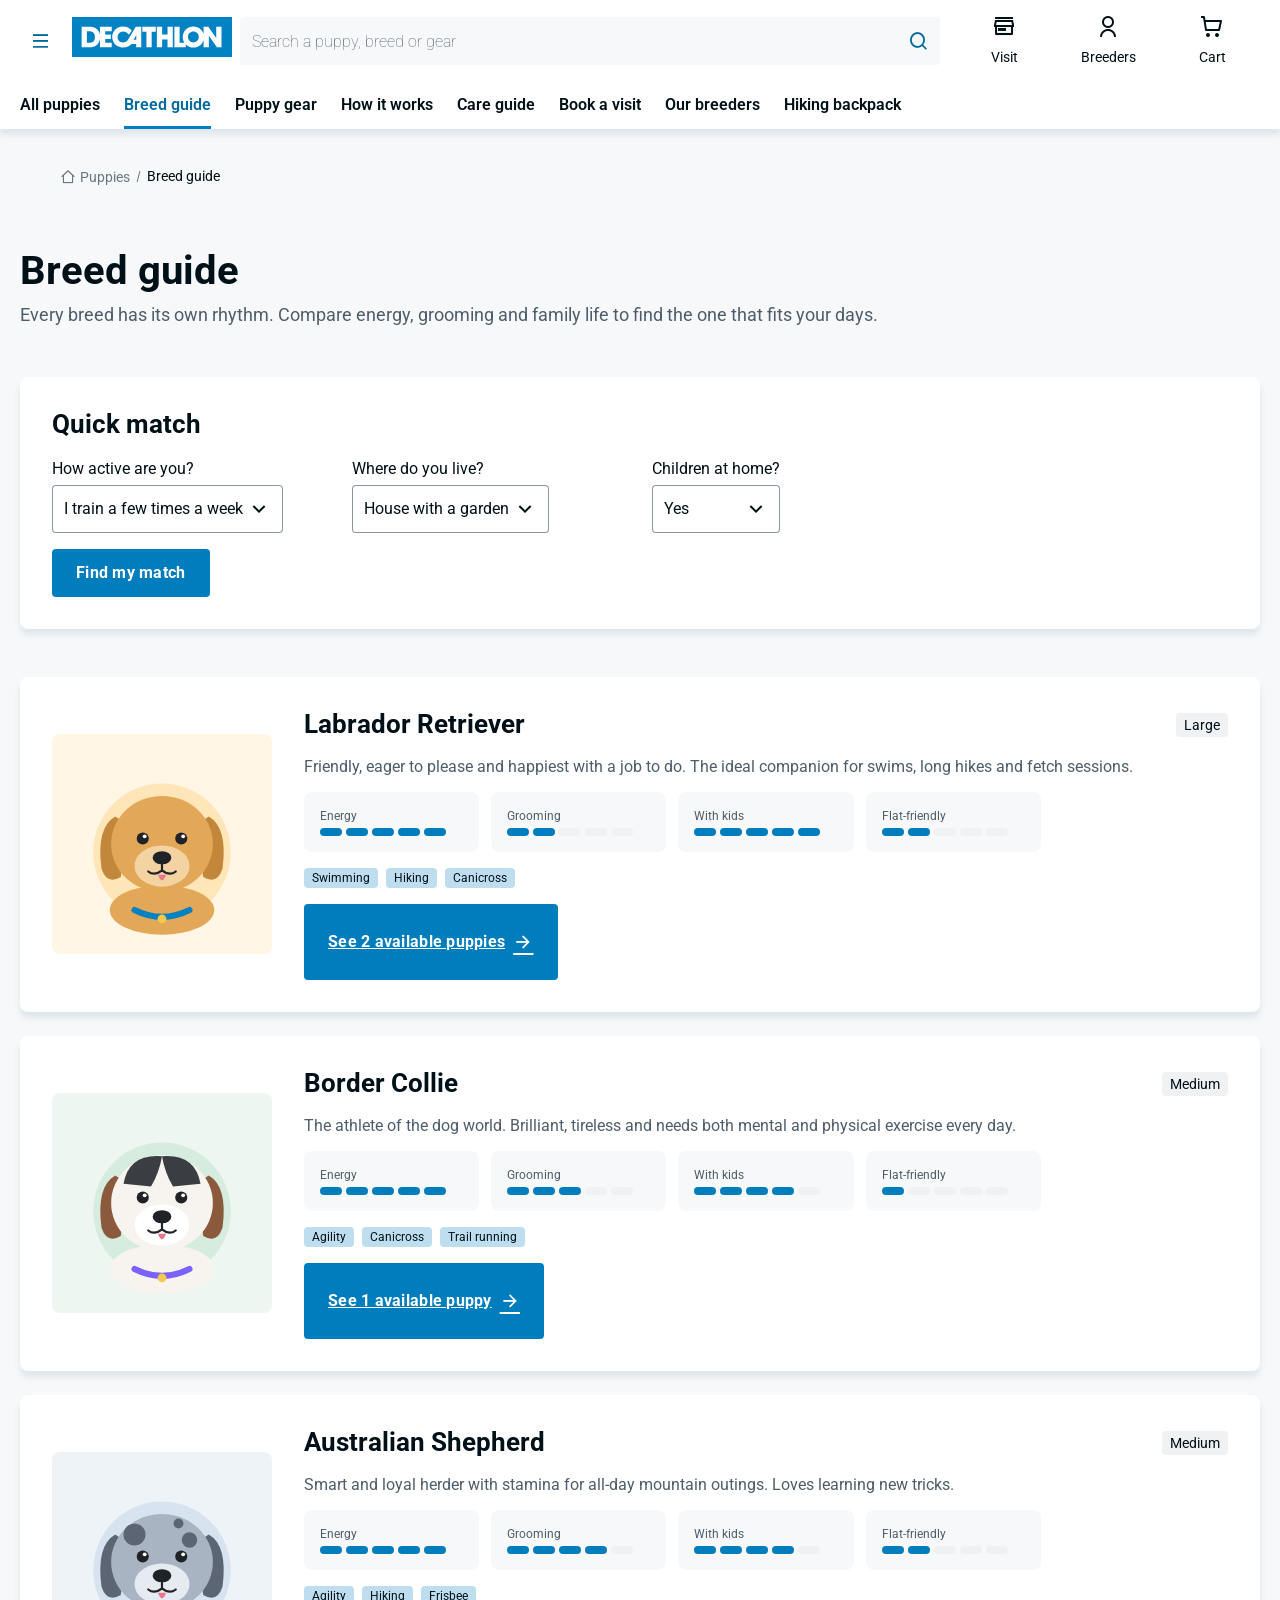
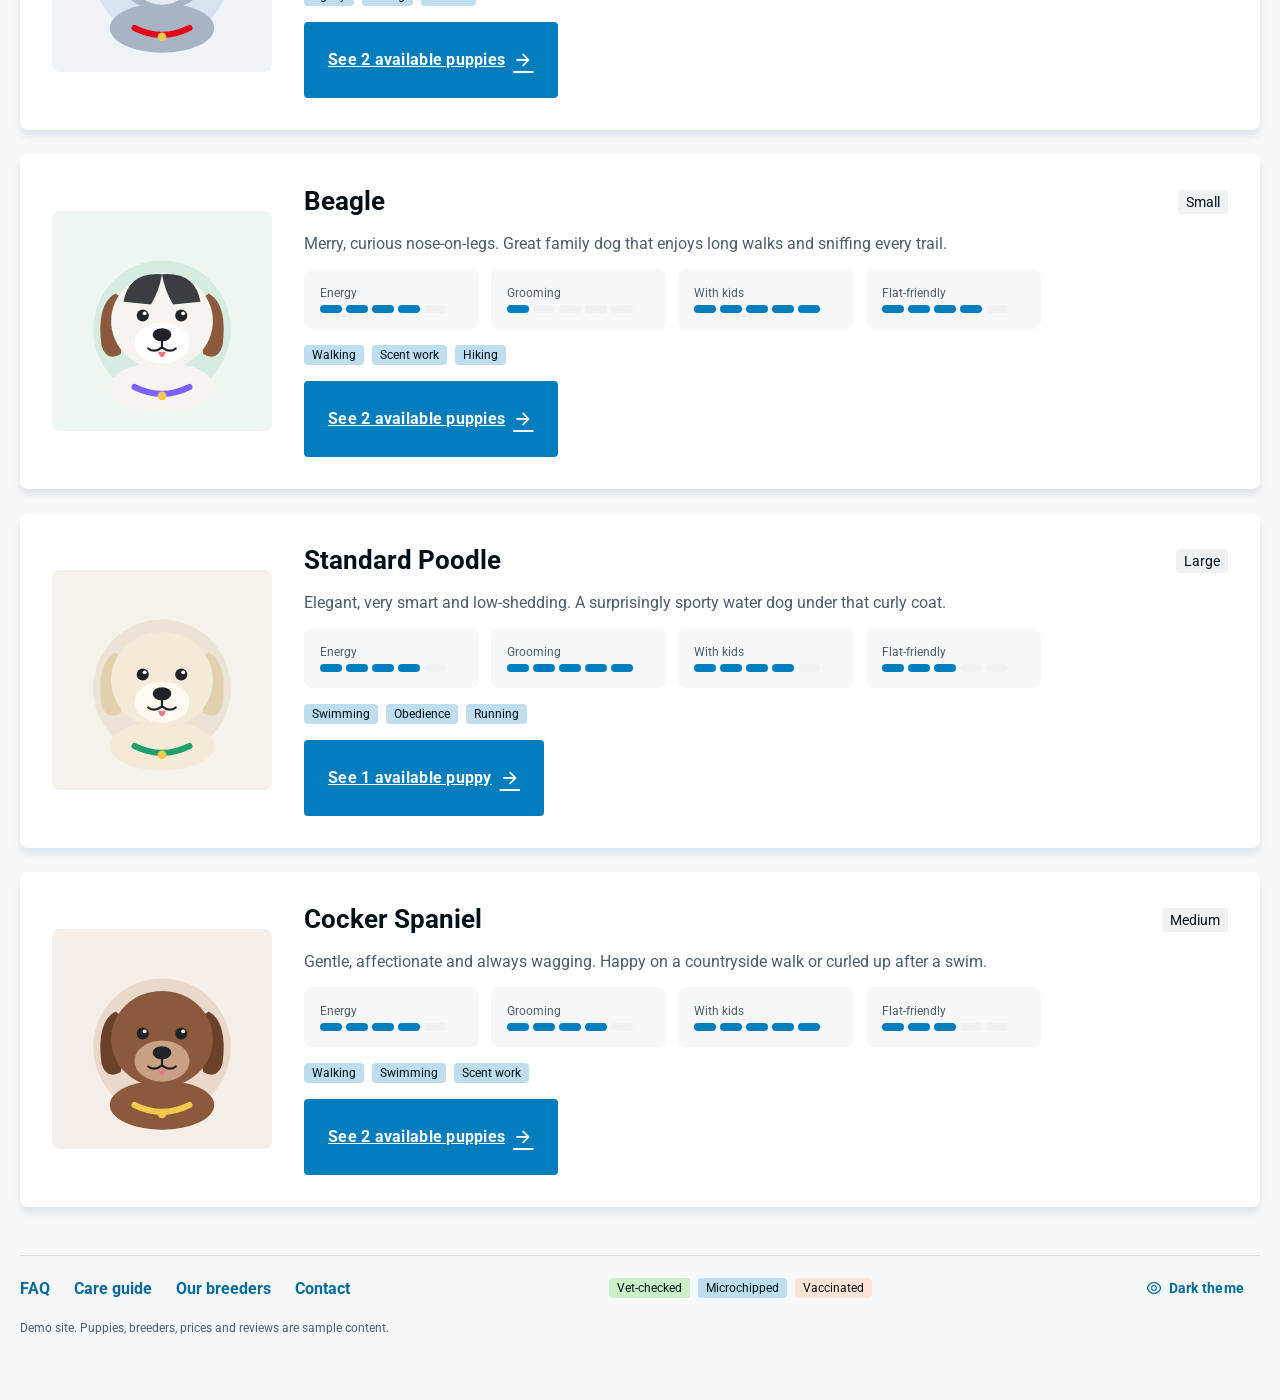
<file: breeds.html>
<!DOCTYPE html>
<html lang="en" data-theme="light">
<head>
  <meta charset="utf-8">
  <meta name="viewport" content="width=device-width, initial-scale=1">
  <title>Breed guide · Decathlon Puppies</title>
  <link rel="stylesheet" href="vitamin/components/bundle.css">
  <link rel="stylesheet" href="vitamin/tokens.css">
  <link rel="stylesheet" href="assets/site.css">
</head>
<body data-page="breeds">
<div id="site-header"></div>

<main class="page">
  <nav aria-label="Breadcrumb" class="vtmn-breadcrumb">
    <ol>
      <li><span class="vtmx-home-line" aria-hidden="true"></span><a href="puppies-home.html">Puppies</a></li>
      <li aria-current="page">Breed guide</li>
    </ol>
  </nav>

  <div class="stack gap-2">
    <h1 class="vtmn-typo_title-2">Breed guide</h1>
    <p class="vtmn-typo_text-1 muted">Every breed has its own rhythm. Compare energy, grooming and family life to find the one that fits your days.</p>
  </div>

  <section class="panel stack gap-4" aria-labelledby="quiz-title">
    <h2 id="quiz-title" class="vtmn-typo_title-4">Quick match</h2>
    <div class="form-grid">
      <div class="vtmn-select_container"><label for="q-activity">How active are you?</label>
        <select id="q-activity"><option value="3">A daily walk is enough</option><option value="4" selected>I train a few times a week</option><option value="5">I'm outdoors every day</option></select></div>
      <div class="vtmn-select_container"><label for="q-home">Where do you live?</label>
        <select id="q-home"><option value="flat">Apartment</option><option value="house" selected>House with a garden</option></select></div>
      <div class="vtmn-select_container"><label for="q-kids">Children at home?</label>
        <select id="q-kids"><option value="no">No</option><option value="yes" selected>Yes</option></select></div>
    </div>
    <div class="row gap-3" style="align-items:center;">
      <button class="vtmn-btn vtmn-btn_variant--primary" id="match">Find my match</button>
      <p class="vtmn-typo_text-2" id="match-result" aria-live="polite"></p>
    </div>
  </section>

  <section class="stack gap-5" id="breed-list"></section>

  <div id="site-footer"></div>
</main>

<script src="assets/data.js"></script>
<script src="assets/site.js"></script>
<script>
  $('#breed-list').innerHTML = BREEDS.map((b) => {
    const n = PUPPIES.filter((p) => p.breed === b.id && p.status === 'available').length;
    return `
    <article class="panel breed-row" id="${b.id}">
      <img src="assets/puppies/${b.img}.svg" alt="${b.name} puppy">
      <div class="stack gap-4">
        <div class="section-head">
          <h2 class="vtmn-typo_title-4">${b.name}</h2>
          <span class="vtmn-tag vtmn-tag_variant--decorative_gravel vtmn-tag_size--medium">${b.size}</span>
        </div>
        <p class="muted">${b.text}</p>
        <div class="facts">
          <div class="fact"><span class="vtmn-typo_caption-1 muted">Energy</span>${meter(b.energy, 'Energy')}</div>
          <div class="fact"><span class="vtmn-typo_caption-1 muted">Grooming</span>${meter(b.grooming, 'Grooming')}</div>
          <div class="fact"><span class="vtmn-typo_caption-1 muted">With kids</span>${meter(b.kids, 'Good with kids')}</div>
          <div class="fact"><span class="vtmn-typo_caption-1 muted">Flat-friendly</span>${meter(b.apartment, 'Apartment friendly')}</div>
        </div>
        <div class="row gap-2">${b.sports.map((s) => `<span class="vtmn-tag vtmn-tag_variant--decorative_cobalt vtmn-tag_size--small">${s}</span>`).join('')}</div>
        <a class="vtmn-btn vtmn-btn_variant--${n ? 'primary' : 'secondary'} vtmn-btn--icon-right" style="align-self:flex-start;" href="puppies.html?breed=${b.id}">
          ${n ? `See ${n} available ${n === 1 ? 'puppy' : 'puppies'}` : 'Join the waiting list'}<span class="vtmx-arrow-right-line" aria-hidden="true"></span></a>
      </div>
    </article>`;
  }).join('');

  $('#match').addEventListener('click', () => {
    const act = +$('#q-activity').value, flat = $('#q-home').value === 'flat', kids = $('#q-kids').value === 'yes';
    const score = (b) => -Math.abs(b.energy - act) * 2 + (flat ? b.apartment : 3) + (kids ? b.kids : 3);
    const best = [...BREEDS].sort((a, b) => score(b) - score(a))[0];
    $('#match-result').innerHTML = `Your best match: <a class="vtmn-link" href="#${best.id}">${best.name}</a>`;
  });
</script>
</body>
</html>
</file>
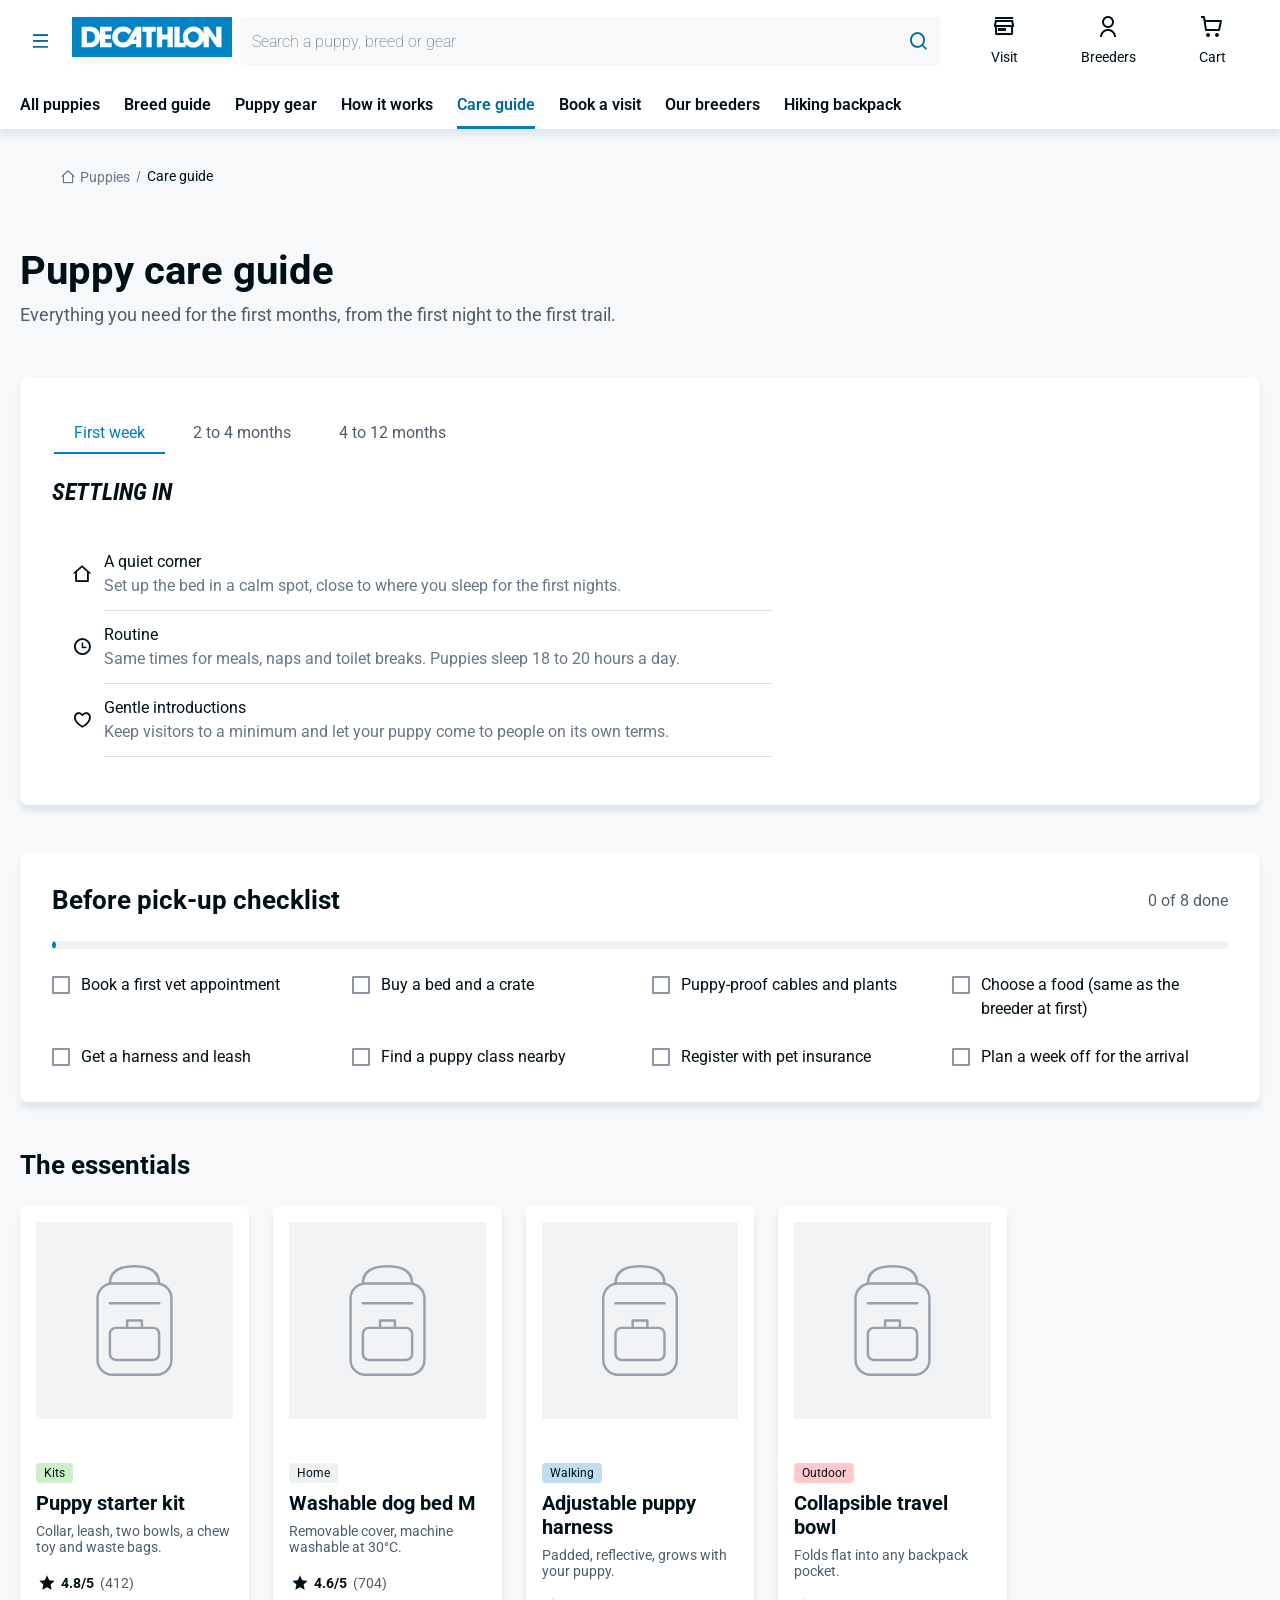
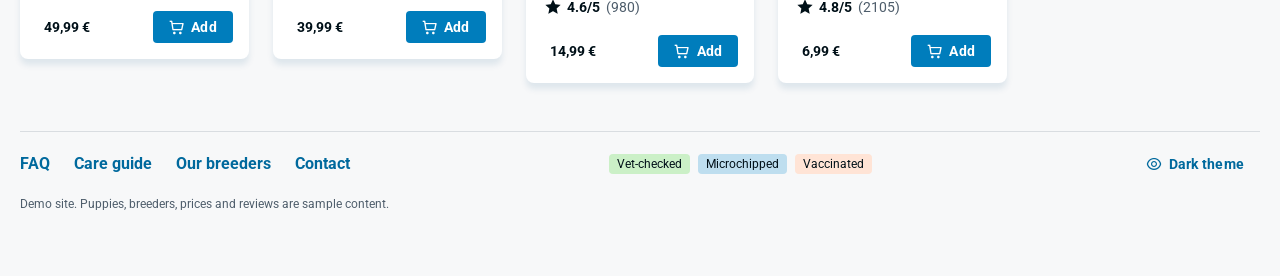
<file: care-guide.html>
<!DOCTYPE html>
<html lang="en" data-theme="light">
<head>
  <meta charset="utf-8">
  <meta name="viewport" content="width=device-width, initial-scale=1">
  <title>Puppy care guide · Decathlon Puppies</title>
  <link rel="stylesheet" href="vitamin/components/bundle.css">
  <link rel="stylesheet" href="vitamin/tokens.css">
  <link rel="stylesheet" href="assets/site.css">
</head>
<body data-page="care">
<div id="site-header"></div>

<main class="page">
  <nav aria-label="Breadcrumb" class="vtmn-breadcrumb">
    <ol>
      <li><span class="vtmx-home-line" aria-hidden="true"></span><a href="puppies-home.html">Puppies</a></li>
      <li aria-current="page">Care guide</li>
    </ol>
  </nav>

  <div class="stack gap-2">
    <h1 class="vtmn-typo_title-2">Puppy care guide</h1>
    <p class="vtmn-typo_text-1 muted">Everything you need for the first months, from the first night to the first trail.</p>
  </div>

  <section class="panel stack gap-5">
    <ul class="vtmn-tabs" role="tablist" aria-label="Puppy age" id="tabs">
      <li><button role="tab" id="tab-1" aria-controls="panel-1" aria-selected="true">First week</button></li>
      <li><button role="tab" id="tab-2" aria-controls="panel-2" aria-selected="false" tabindex="-1">2 to 4 months</button></li>
      <li><button role="tab" id="tab-3" aria-controls="panel-3" aria-selected="false" tabindex="-1">4 to 12 months</button></li>
    </ul>
    <div role="tabpanel" id="panel-1" aria-labelledby="tab-1" class="stack gap-4">
      <h2 class="vtmn-typo_display-3 display-headline">Settling in</h2>
      <ul class="vtmn-list" style="max-width: 720px;">
        <li><div class="vtmn-list_start-visual"><span class="vtmx-home-line" aria-hidden="true"></span></div><div class="vtmn-list_text"><span>A quiet corner</span><span>Set up the bed in a calm spot, close to where you sleep for the first nights.</span></div></li>
        <li><div class="vtmn-list_start-visual"><span class="vtmx-time-line" aria-hidden="true"></span></div><div class="vtmn-list_text"><span>Routine</span><span>Same times for meals, naps and toilet breaks. Puppies sleep 18 to 20 hours a day.</span></div></li>
        <li><div class="vtmn-list_start-visual"><span class="vtmx-heart-line" aria-hidden="true"></span></div><div class="vtmn-list_text"><span>Gentle introductions</span><span>Keep visitors to a minimum and let your puppy come to people on its own terms.</span></div></li>
      </ul>
    </div>
    <div role="tabpanel" id="panel-2" aria-labelledby="tab-2" class="stack gap-4" hidden>
      <h2 class="vtmn-typo_display-3 display-headline">Socialise &amp; learn</h2>
      <ul class="vtmn-list" style="max-width: 720px;">
        <li><div class="vtmn-list_start-visual"><span class="vtmx-shield-check-line" aria-hidden="true"></span></div><div class="vtmn-list_text"><span>Vaccination boosters</span><span>Booster at 12 weeks, then rabies as required locally. Ask your vet.</span></div></li>
        <li><div class="vtmn-list_start-visual"><span class="vtmx-user-line" aria-hidden="true"></span></div><div class="vtmn-list_text"><span>Meet the world</span><span>New sounds, surfaces, people and calm dogs, a little every day.</span></div></li>
        <li><div class="vtmn-list_start-visual"><span class="vtmx-star-line" aria-hidden="true"></span></div><div class="vtmn-list_text"><span>Basic cues</span><span>Name, sit, recall. Short 5-minute sessions with rewards work best.</span></div></li>
      </ul>
    </div>
    <div role="tabpanel" id="panel-3" aria-labelledby="tab-3" class="stack gap-4" hidden>
      <h2 class="vtmn-typo_display-3 display-headline">Building up</h2>
      <ul class="vtmn-list" style="max-width: 720px;">
        <li><div class="vtmn-list_start-visual"><span class="vtmx-map-pin-line" aria-hidden="true"></span></div><div class="vtmn-list_text"><span>Walks</span><span>Rule of thumb: 5 minutes of walking per month of age, twice a day.</span></div></li>
        <li><div class="vtmn-list_start-visual"><span class="vtmx-information-line" aria-hidden="true"></span></div><div class="vtmn-list_text"><span>No running yet</span><span>Canicross and long runs wait until growth is complete (12 to 18 months).</span></div></li>
        <li><div class="vtmn-list_start-visual"><span class="vtmx-leaf-line" aria-hidden="true"></span></div><div class="vtmn-list_text"><span>Swimming</span><span>A great low-impact sport. Start in shallow, calm water with a dog life jacket.</span></div></li>
      </ul>
    </div>
  </section>

  <section class="panel stack gap-5" aria-labelledby="checklist-title">
    <div class="section-head">
      <h2 id="checklist-title" class="vtmn-typo_title-4">Before pick-up checklist</h2>
      <span class="muted" id="check-count"></span>
    </div>
    <div class="vtmn-progressbar_container vtmn-progressbar_variant--linear" role="progressbar" aria-labelledby="checklist-title" aria-valuemin="0" aria-valuemax="100" aria-valuenow="0" id="check-bar">
      <svg><line class="vtmn-progressbar_indicator" x1="0" x2="100%" y1="50%" y2="50%" id="check-line" style="--vtmn-progressbar_progress-transform: translateX(-100%) scale(1);"></line></svg>
    </div>
    <div class="form-grid" id="checklist"></div>
  </section>

  <section class="stack gap-5" aria-labelledby="essentials-title">
    <h2 id="essentials-title" class="vtmn-typo_title-4">The essentials</h2>
    <div class="card-grid" id="essentials"></div>
  </section>

  <div id="site-footer"></div>
</main>

<script src="assets/data.js"></script>
<script src="assets/site.js"></script>
<script>
  const tabs = $$('#tabs [role="tab"]');
  const selectTab = (tab) => tabs.forEach((t) => { const on = t === tab; t.setAttribute('aria-selected', String(on)); t.tabIndex = on ? 0 : -1; $('#' + t.getAttribute('aria-controls')).hidden = !on; });
  tabs.forEach((tab, i) => {
    tab.addEventListener('click', () => selectTab(tab));
    tab.addEventListener('keydown', (e) => { if (e.key !== 'ArrowRight' && e.key !== 'ArrowLeft') return; const n = tabs[(i + (e.key === 'ArrowRight' ? 1 : tabs.length - 1)) % tabs.length]; selectTab(n); n.focus(); });
  });

  const ITEMS = ['Book a first vet appointment', 'Buy a bed and a crate', 'Puppy-proof cables and plants', 'Choose a food (same as the breeder at first)',
                 'Get a harness and leash', 'Find a puppy class nearby', 'Register with pet insurance', 'Plan a week off for the arrival'];
  const saved = JSON.parse(localStorage.getItem('checklist') || '[]');
  $('#checklist').innerHTML = ITEMS.map((t, i) => `<div><input class="vtmn-checkbox" type="checkbox" id="c${i}"${saved.includes(i) ? ' checked' : ''}><label for="c${i}">${t}</label></div>`).join('');
  function update() {
    const done = $$('#checklist input').map((el, i) => (el.checked ? i : -1)).filter((i) => i >= 0);
    localStorage.setItem('checklist', JSON.stringify(done));
    const pct = Math.round((done.length / ITEMS.length) * 100);
    $('#check-bar').setAttribute('aria-valuenow', pct);
    $('#check-line').style.setProperty('--vtmn-progressbar_progress-transform', `translateX(-${100 - pct}%) scale(1)`);
    $('#check-count').textContent = `${done.length} of ${ITEMS.length} done`;
  }
  $('#checklist').addEventListener('change', update); update();

  $('#essentials').innerHTML = ['starter-kit', 'bed', 'harness', 'bowl'].map((id) => gearCard(gearById(id))).join('');
</script>
</body>
</html>
</file>
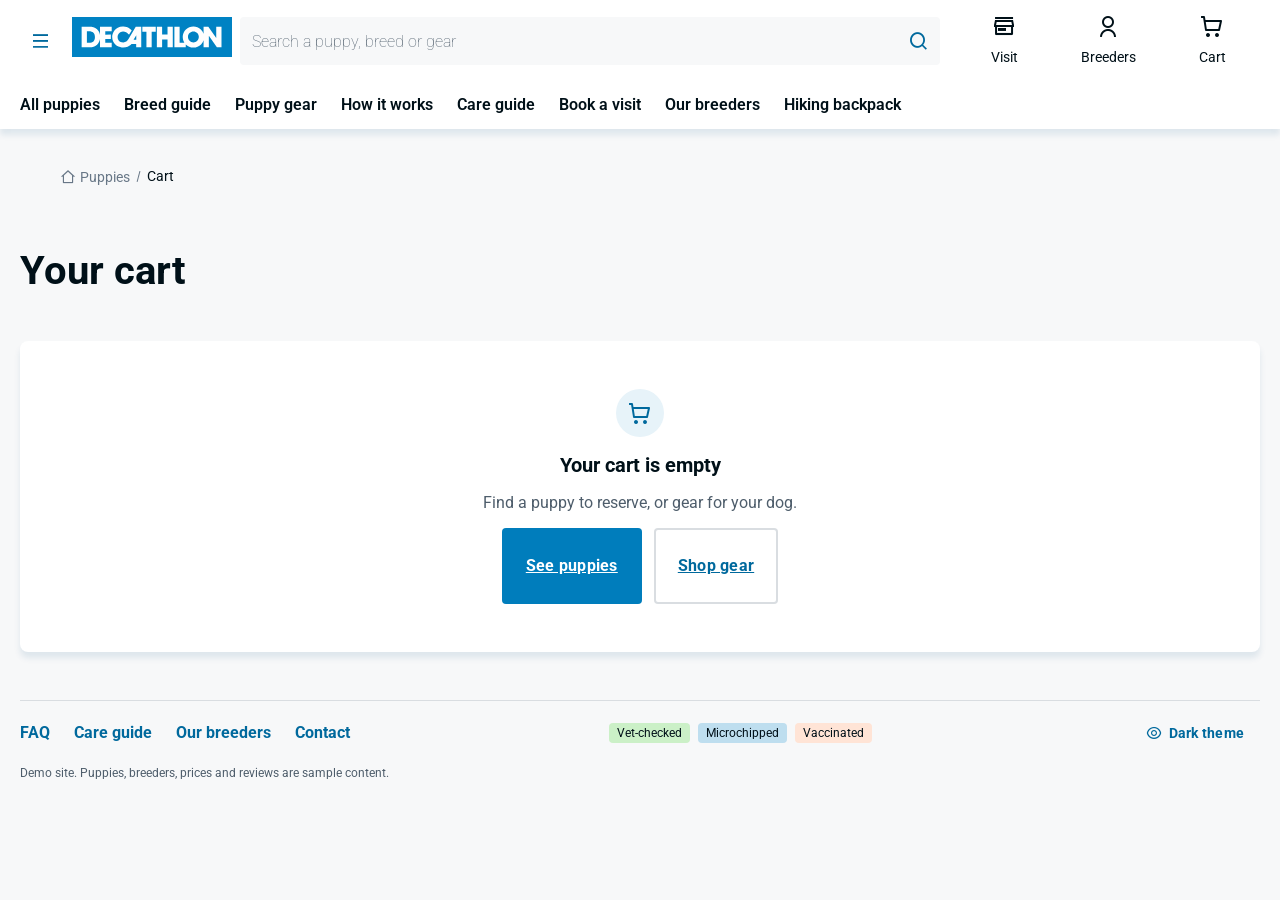
<file: cart.html>
<!DOCTYPE html>
<html lang="en" data-theme="light">
<head>
  <meta charset="utf-8">
  <meta name="viewport" content="width=device-width, initial-scale=1">
  <title>Your cart · Decathlon Puppies</title>
  <link rel="stylesheet" href="vitamin/components/bundle.css">
  <link rel="stylesheet" href="vitamin/tokens.css">
  <link rel="stylesheet" href="assets/site.css">
</head>
<body data-page="cart">
<div id="site-header"></div>

<main class="page">
  <nav aria-label="Breadcrumb" class="vtmn-breadcrumb">
    <ol>
      <li><span class="vtmx-home-line" aria-hidden="true"></span><a href="puppies-home.html">Puppies</a></li>
      <li aria-current="page">Cart</li>
    </ol>
  </nav>

  <h1 class="vtmn-typo_title-2">Your cart</h1>

  <div class="layout-sidebar" id="cart-layout">
    <div class="stack gap-5" id="cart-main"></div>
    <aside class="panel stack gap-4" id="summary" aria-labelledby="sum-title"></aside>
  </div>

  <div class="panel empty-state" id="cart-empty" hidden>
    <span class="feature-icon"><span class="vtmx-shopping-cart-line" aria-hidden="true"></span></span>
    <h2 class="vtmn-typo_title-5">Your cart is empty</h2>
    <p class="muted">Find a puppy to reserve, or gear for your dog.</p>
    <div class="row gap-3" style="justify-content:center;">
      <a href="puppies.html" class="vtmn-btn vtmn-btn_variant--primary">See puppies</a>
      <a href="puppy-gear.html" class="vtmn-btn vtmn-btn_variant--secondary">Shop gear</a>
    </div>
  </div>

  <div class="vtmn-modal" id="confirm" role="dialog" aria-modal="true" aria-labelledby="confirm-title" hidden>
    <div class="vtmn-modal_content">
      <div class="vtmn-modal_content_title">
        <span id="confirm-title" class="vtmn-modal_content_title--text">Order confirmed</span>
        <button class="vtmn-btn vtmn-btn_variant--ghost vtmn-btn--icon-alone" data-close-modal><span class="vtmx-close-line" aria-hidden="true"></span><span class="vtmn-sr-only">Close</span></button>
      </div>
      <div class="vtmn-modal_content_body"><p class="vtmn-modal_content_body--text" id="confirm-text"></p></div>
      <div class="vtmn-modal_content_actions">
        <a class="vtmn-btn vtmn-btn_variant--secondary" href="care-guide.html">Read the care guide</a>
        <a class="vtmn-btn vtmn-btn_variant--primary" href="book-a-visit.html">Book my visit</a>
      </div>
    </div>
  </div>

  <div id="site-footer"></div>
</main>

<script src="assets/data.js"></script>
<script src="assets/site.js"></script>
<script>
  function render() {
    const items = Cart.get();
    const puppies = items.filter((i) => i.type === 'puppy').map((i) => ({ ...i, p: puppyById(i.id) })).filter((i) => i.p);
    const gear = items.filter((i) => i.type === 'gear').map((i) => ({ ...i, g: gearById(i.id) })).filter((i) => i.g);
    $('#cart-layout').hidden = !(puppies.length || gear.length);
    $('#cart-empty').hidden = !$('#cart-layout').hidden;
    if ($('#cart-layout').hidden) return;

    const puppyHtml = puppies.length ? `
      <section class="panel stack gap-4" aria-labelledby="res-title">
        <h2 id="res-title" class="vtmn-typo_title-4">Puppy reservations</h2>
        ${puppies.map(({ p }) => `
          <div class="cart-line">
            <img src="assets/puppies/${p.img}.svg" alt="">
            <div class="stack gap-1">
              <a class="vtmn-link vtmn-typo_text-1" href="puppy.html?id=${p.id}" style="font-weight:700;">${p.name} · ${breedById(p.breed).name}</a>
              <span class="muted">${p.sex} · ${p.ageWeeks} weeks · full price ${euro(p.price)}</span>
              <span class="vtmn-typo_caption-1 muted">Balance of ${euro(p.price - DEPOSIT)} paid at pick-up</span>
            </div>
            <span class="vtmn-price vtmn-price_size--small vtmn-price_variant--default">${euro(DEPOSIT)}</span>
            <button class="vtmn-btn vtmn-btn_variant--ghost vtmn-btn--icon-alone" data-remove="puppy:${p.id}"><span class="vtmn-sr-only">Remove ${p.name}</span><span class="vtmx-delete-bin-line" aria-hidden="true"></span></button>
          </div>`).join('<div class="vtmn-divider" role="separator"></div>')}
      </section>` : '';
    const gearHtml = gear.length ? `
      <section class="panel stack gap-4" aria-labelledby="gear-title">
        <h2 id="gear-title" class="vtmn-typo_title-4">Gear</h2>
        ${gear.map(({ g, qty }) => `
          <div class="cart-line">
            <img src="assets/product-placeholder.svg" alt="">
            <div class="stack gap-1"><strong>${g.name}</strong><span class="muted">${euro(g.price)} each</span></div>
            <div class="vtmn-quantity">
              <label for="q-${g.id}" class="vtmn-sr-only">Quantity of ${g.name}</label>
              <div class="vtmn-quantity_content">
                <button class="vtmn-btn vtmn-btn_variant--secondary vtmn-btn--icon-alone" data-qty="${g.id}:-1"><span class="vtmn-sr-only">Remove one</span><span class="vtmx-subtract-line" aria-hidden="true"></span></button>
                <input type="number" id="q-${g.id}" min="1" value="${qty}" readonly>
                <button class="vtmn-btn vtmn-btn_variant--secondary vtmn-btn--icon-alone" data-qty="${g.id}:1"><span class="vtmn-sr-only">Add one</span><span class="vtmx-add-line" aria-hidden="true"></span></button>
              </div>
            </div>
            <span class="vtmn-price vtmn-price_size--small vtmn-price_variant--default">${euro(g.price * qty)}</span>
            <button class="vtmn-btn vtmn-btn_variant--ghost vtmn-btn--icon-alone" data-remove="gear:${g.id}"><span class="vtmn-sr-only">Remove ${g.name}</span><span class="vtmx-delete-bin-line" aria-hidden="true"></span></button>
          </div>`).join('<div class="vtmn-divider" role="separator"></div>')}
      </section>` : '';
    $('#cart-main').innerHTML = puppyHtml + gearHtml;

    const depositTotal = puppies.length * DEPOSIT;
    const gearTotal = gear.reduce((s, { g, qty }) => s + g.price * qty, 0);
    const shipping = gear.length && gearTotal < 50 ? 4.99 : 0;
    const total = depositTotal + gearTotal + shipping;
    $('#summary').innerHTML = `
      <h2 id="sum-title" class="vtmn-typo_title-5">Summary</h2>
      <div class="stack gap-3">
        ${puppies.length ? `<div class="section-head"><span>Reservation deposits (${puppies.length})</span><strong style="white-space:nowrap;">${euro(depositTotal)}</strong></div>` : ''}
        ${gear.length ? `<div class="section-head"><span>Gear</span><strong style="white-space:nowrap;">${euro(gearTotal)}</strong></div>
        <div class="section-head"><span>Gear delivery</span><strong style="white-space:nowrap;">${shipping ? euro(shipping) : 'Free'}</strong></div>` : ''}
      </div>
      <div class="vtmn-divider" role="separator"></div>
      <div class="section-head"><strong>Pay today</strong><span class="vtmn-price vtmn-price_size--medium vtmn-price_variant--accent">${euro(total)}</span></div>
      ${puppies.length ? '<p class="vtmn-typo_caption-1 muted">Deposits are fully refundable until pick-up. Puppies are handed over in person only.</p>' : ''}
      <div><input class="vtmn-checkbox" type="checkbox" id="agree"><label for="agree"><span>I accept the <a class="vtmn-link" href="how-it-works.html#faq">reservation terms</a></span></label></div>
      <button class="vtmn-btn vtmn-btn_variant--conversion vtmn-btn_size--stretched" id="checkout">Confirm and pay</button>`;
  }

  document.addEventListener('click', (e) => {
    const rm = e.target.closest('[data-remove]');
    if (rm) { const [t, id] = rm.dataset.remove.split(':'); Cart.remove(t, id); render(); toast('Removed from your cart'); return; }
    const q = e.target.closest('[data-qty]');
    if (q) { const [id, d] = q.dataset.qty.split(':'); const line = Cart.get().find((i) => i.type === 'gear' && i.id === id); Cart.setQty('gear', id, Math.max(1, line.qty + +d)); render(); return; }
    if (e.target.closest('#checkout')) {
      if (!$('#agree').checked) { toast('Please accept the reservation terms'); return; }
      const names = Cart.get().filter((i) => i.type === 'puppy').map((i) => puppyById(i.id)?.name).filter(Boolean);
      $('#confirm-text').textContent = names.length
        ? `${names.join(' and ')} ${names.length > 1 ? 'are' : 'is'} reserved for you for 14 days. A canine coach will call you within 48 hours to plan your visit. (Demo: no payment was taken.)`
        : 'Your gear is on its way. (Demo: no payment was taken.)';
      $('#confirm').hidden = false; Cart.clear(); render();
    }
    if (e.target.closest('[data-close-modal]')) $('#confirm').hidden = true;
  });
  render();
</script>
</body>
</html>
</file>
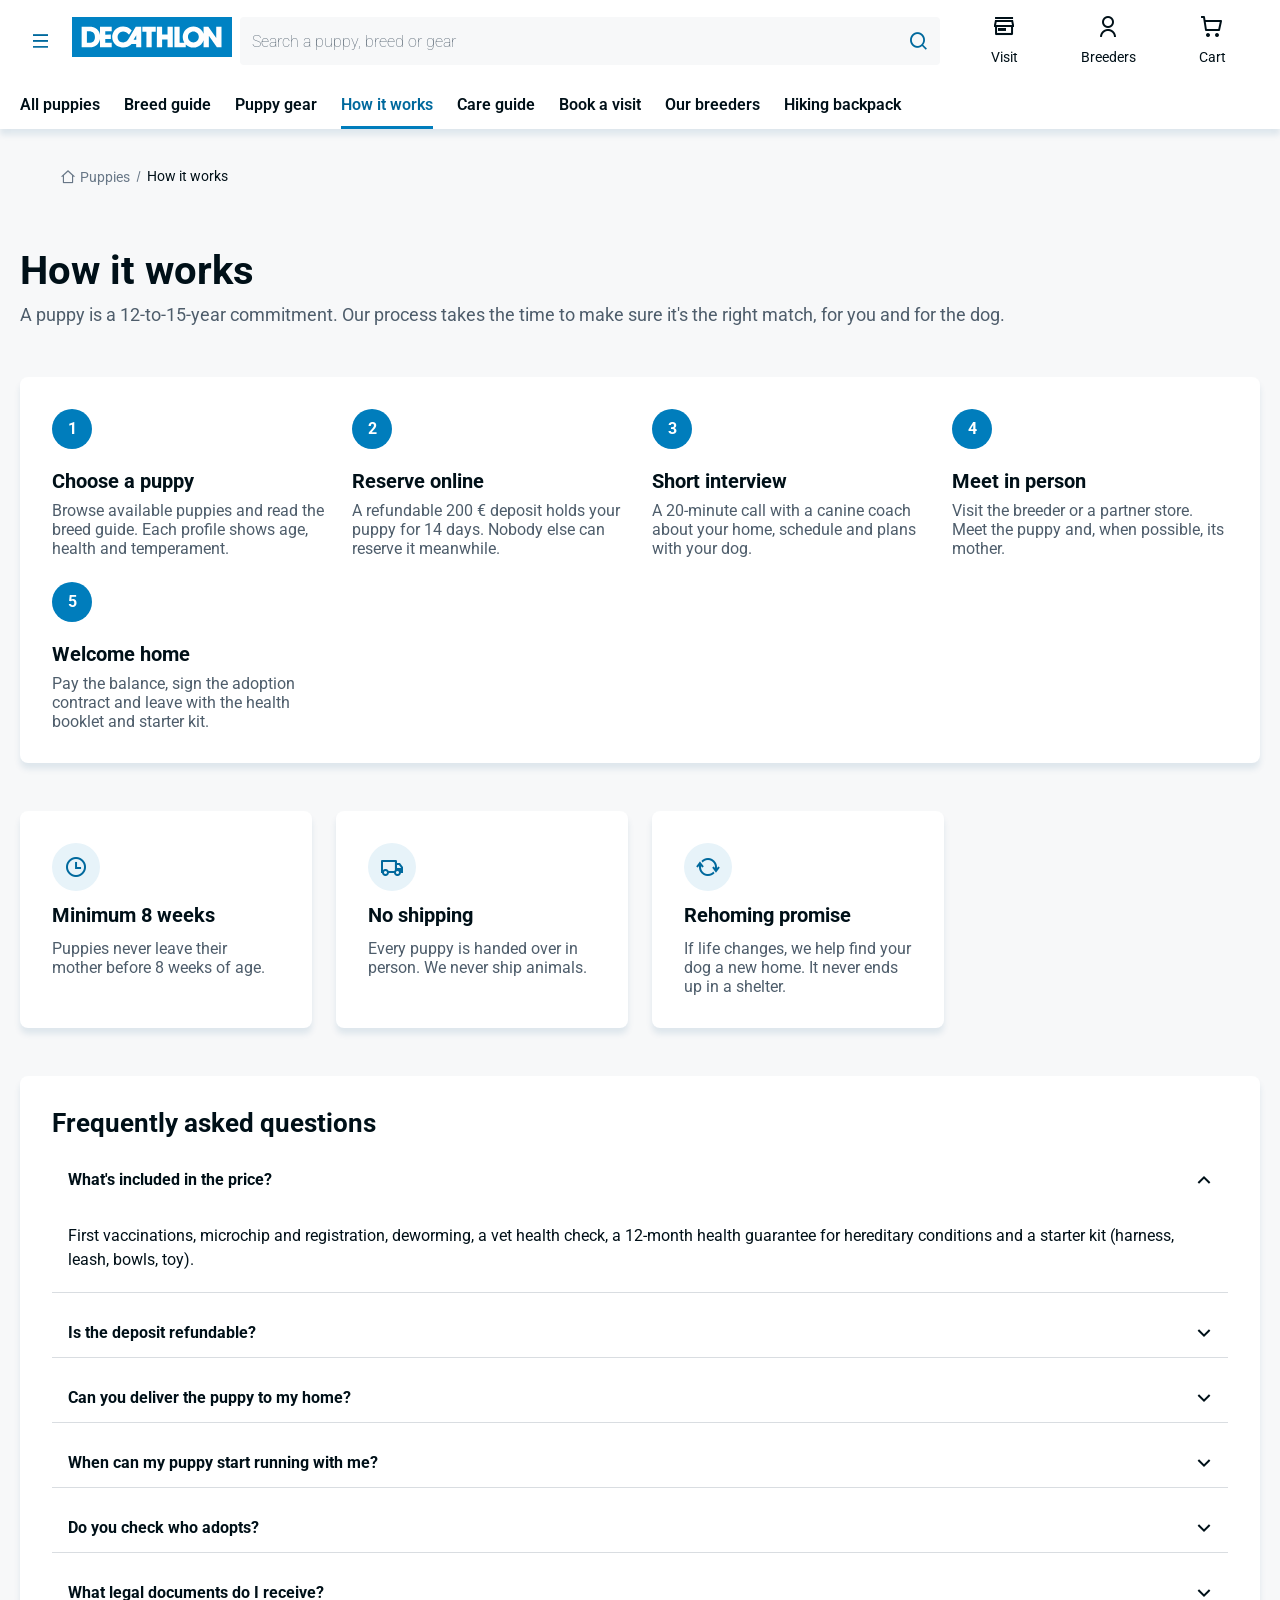
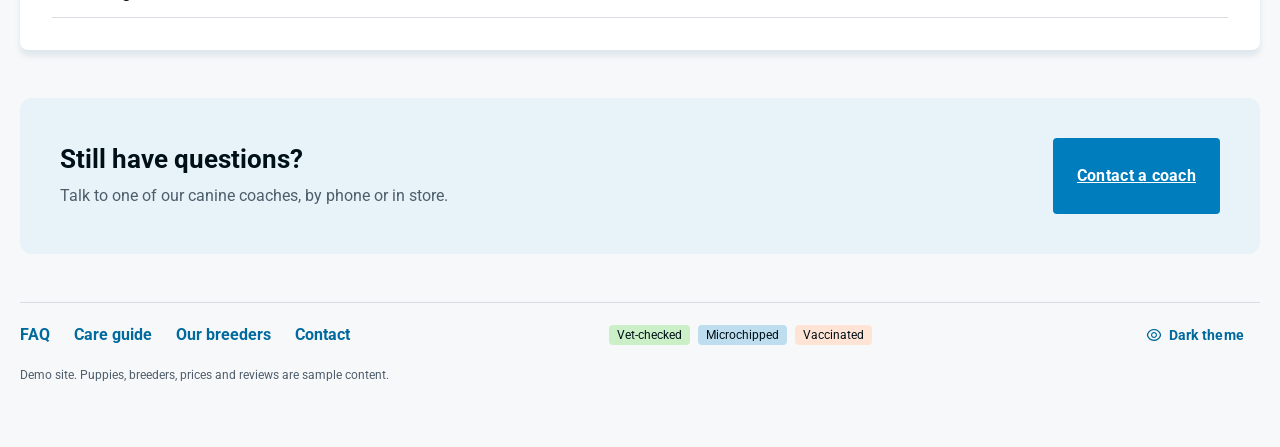
<file: how-it-works.html>
<!DOCTYPE html>
<html lang="en" data-theme="light">
<head>
  <meta charset="utf-8">
  <meta name="viewport" content="width=device-width, initial-scale=1">
  <title>How it works · Decathlon Puppies</title>
  <link rel="stylesheet" href="vitamin/components/bundle.css">
  <link rel="stylesheet" href="vitamin/tokens.css">
  <link rel="stylesheet" href="assets/site.css">
</head>
<body data-page="how">
<div id="site-header"></div>

<main class="page">
  <nav aria-label="Breadcrumb" class="vtmn-breadcrumb">
    <ol>
      <li><span class="vtmx-home-line" aria-hidden="true"></span><a href="puppies-home.html">Puppies</a></li>
      <li aria-current="page">How it works</li>
    </ol>
  </nav>

  <div class="stack gap-2">
    <h1 class="vtmn-typo_title-2">How it works</h1>
    <p class="vtmn-typo_text-1 muted">A puppy is a 12-to-15-year commitment. Our process takes the time to make sure it's the right match, for you and for the dog.</p>
  </div>

  <section class="panel stack gap-6">
    <ol class="steps">
      <li class="stack gap-2"><h2 class="vtmn-typo_title-5">Choose a puppy</h2><p class="muted">Browse available puppies and read the breed guide. Each profile shows age, health and temperament.</p></li>
      <li class="stack gap-2"><h2 class="vtmn-typo_title-5">Reserve online</h2><p class="muted">A refundable 200 € deposit holds your puppy for 14 days. Nobody else can reserve it meanwhile.</p></li>
      <li class="stack gap-2"><h2 class="vtmn-typo_title-5">Short interview</h2><p class="muted">A 20-minute call with a canine coach about your home, schedule and plans with your dog.</p></li>
      <li class="stack gap-2"><h2 class="vtmn-typo_title-5">Meet in person</h2><p class="muted">Visit the breeder or a partner store. Meet the puppy and, when possible, its mother.</p></li>
      <li class="stack gap-2"><h2 class="vtmn-typo_title-5">Welcome home</h2><p class="muted">Pay the balance, sign the adoption contract and leave with the health booklet and starter kit.</p></li>
    </ol>
  </section>

  <section class="feature-grid">
    <div class="panel feature"><span class="feature-icon"><span class="vtmx-time-line" aria-hidden="true"></span></span><h2 class="vtmn-typo_title-5">Minimum 8 weeks</h2><p class="muted">Puppies never leave their mother before 8 weeks of age.</p></div>
    <div class="panel feature"><span class="feature-icon"><span class="vtmx-truck-line" aria-hidden="true"></span></span><h2 class="vtmn-typo_title-5">No shipping</h2><p class="muted">Every puppy is handed over in person. We never ship animals.</p></div>
    <div class="panel feature"><span class="feature-icon"><span class="vtmx-refresh-line" aria-hidden="true"></span></span><h2 class="vtmn-typo_title-5">Rehoming promise</h2><p class="muted">If life changes, we help find your dog a new home. It never ends up in a shelter.</p></div>
  </section>

  <section class="panel stack gap-4" id="faq" aria-labelledby="faq-title">
    <h2 id="faq-title" class="vtmn-typo_title-4">Frequently asked questions</h2>
    <details class="vtmn-accordion" open><summary>What's included in the price?</summary><div class="vtmn-accordion_content"><p>First vaccinations, microchip and registration, deworming, a vet health check, a 12-month health guarantee for hereditary conditions and a starter kit (harness, leash, bowls, toy).</p></div></details>
    <details class="vtmn-accordion"><summary>Is the deposit refundable?</summary><div class="vtmn-accordion_content"><p>Yes. The 200 € deposit is fully refunded if you cancel before pick-up, for any reason. It is deducted from the final price otherwise.</p></div></details>
    <details class="vtmn-accordion"><summary>Can you deliver the puppy to my home?</summary><div class="vtmn-accordion_content"><p>No. We believe meeting in person matters, and transport is stressful for young puppies. Pick-up is at the breeder's home or at a partner store.</p></div></details>
    <details class="vtmn-accordion"><summary>When can my puppy start running with me?</summary><div class="vtmn-accordion_content"><p>Short, playful walks are fine from the start. Wait until growth plates close (around 12 months for medium breeds, 18 months for large ones) before canicross or long runs. Ask your vet.</p></div></details>
    <details class="vtmn-accordion"><summary>Do you check who adopts?</summary><div class="vtmn-accordion_content"><p>Yes. Every adopter has a short interview with a canine coach. We may suggest another breed if the match doesn't look right.</p></div></details>
    <details class="vtmn-accordion"><summary>What legal documents do I receive?</summary><div class="vtmn-accordion_content"><p>[YOUR LOCAL REQUIREMENTS: e.g. sale certificate, veterinary certificate, identification transfer, information document on the animal's needs.]</p></div></details>
  </section>

  <section class="newsletter">
    <div class="stack gap-2" style="flex: 1 1 320px;">
      <h2 class="vtmn-typo_title-4">Still have questions?</h2>
      <p class="vtmn-typo_text-2 muted">Talk to one of our canine coaches, by phone or in store.</p>
    </div>
    <a href="book-a-visit.html" class="vtmn-btn vtmn-btn_variant--primary">Contact a coach</a>
  </section>

  <div id="site-footer"></div>
</main>

<script src="assets/data.js"></script>
<script src="assets/site.js"></script>
</body>
</html>
</file>
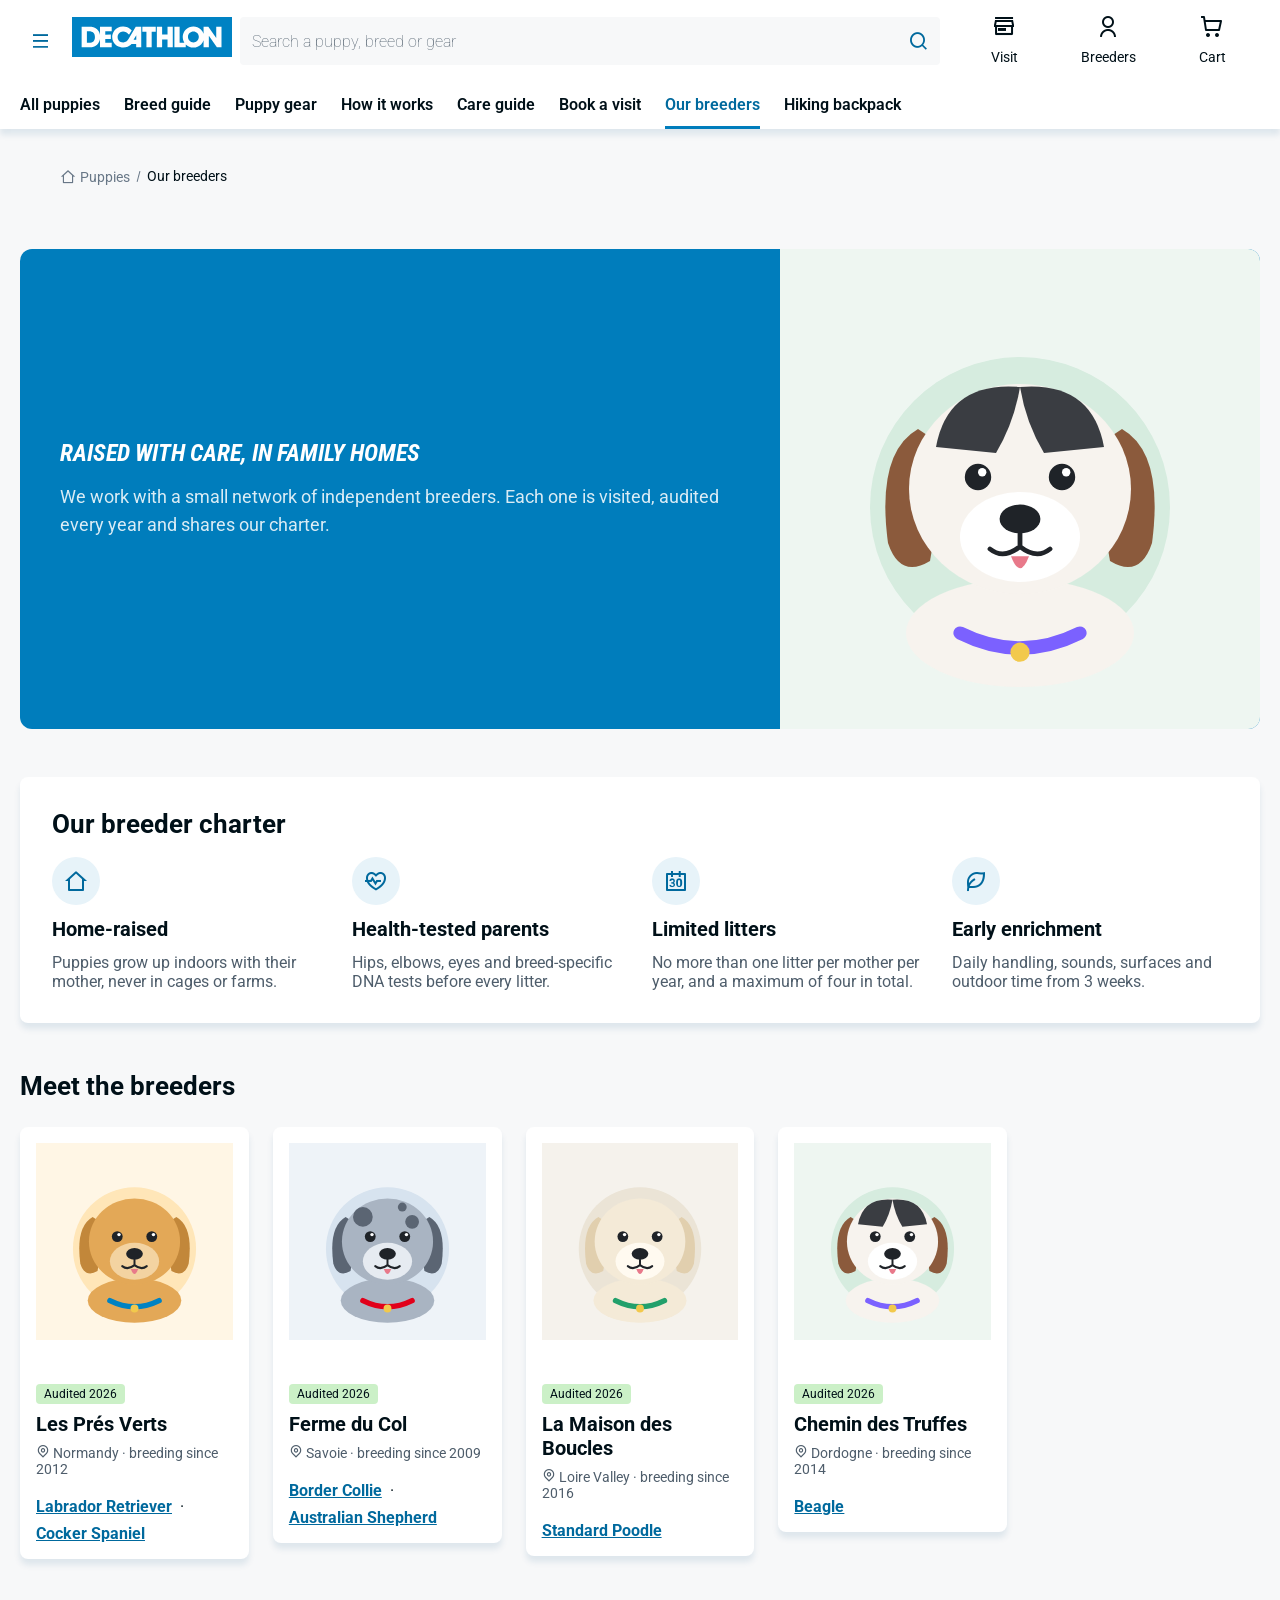
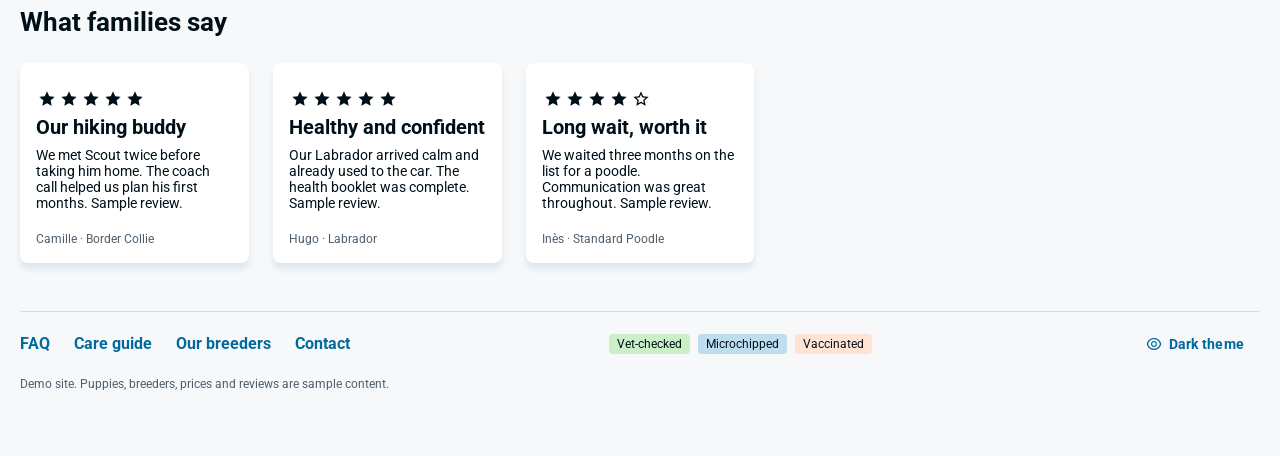
<file: our-breeders.html>
<!DOCTYPE html>
<html lang="en" data-theme="light">
<head>
  <meta charset="utf-8">
  <meta name="viewport" content="width=device-width, initial-scale=1">
  <title>Our breeders · Decathlon Puppies</title>
  <link rel="stylesheet" href="vitamin/components/bundle.css">
  <link rel="stylesheet" href="vitamin/tokens.css">
  <link rel="stylesheet" href="assets/site.css">
</head>
<body data-page="breeders">
<div id="site-header"></div>

<main class="page">
  <nav aria-label="Breadcrumb" class="vtmn-breadcrumb">
    <ol>
      <li><span class="vtmx-home-line" aria-hidden="true"></span><a href="puppies-home.html">Puppies</a></li>
      <li aria-current="page">Our breeders</li>
    </ol>
  </nav>

  <section class="banner">
    <div class="stack gap-4">
      <h1 class="vtmn-typo_display-3 display-headline">Raised with care, in family homes</h1>
      <p class="vtmn-typo_text-1 muted">We work with a small network of independent breeders. Each one is visited, audited every year and shares our charter.</p>
    </div>
    <img src="assets/puppies/tricolor.svg" alt="">
  </section>

  <section class="panel stack gap-4" aria-labelledby="charter-title">
    <h2 id="charter-title" class="vtmn-typo_title-4">Our breeder charter</h2>
    <div class="feature-grid">
      <div class="feature"><span class="feature-icon"><span class="vtmx-home-line" aria-hidden="true"></span></span><h3 class="vtmn-typo_title-5">Home-raised</h3><p class="muted">Puppies grow up indoors with their mother, never in cages or farms.</p></div>
      <div class="feature"><span class="feature-icon"><span class="vtmx-heart-pulse-line" aria-hidden="true"></span></span><h3 class="vtmn-typo_title-5">Health-tested parents</h3><p class="muted">Hips, elbows, eyes and breed-specific DNA tests before every litter.</p></div>
      <div class="feature"><span class="feature-icon"><span class="vtmx-calendar-date-line" aria-hidden="true"></span></span><h3 class="vtmn-typo_title-5">Limited litters</h3><p class="muted">No more than one litter per mother per year, and a maximum of four in total.</p></div>
      <div class="feature"><span class="feature-icon"><span class="vtmx-leaf-line" aria-hidden="true"></span></span><h3 class="vtmn-typo_title-5">Early enrichment</h3><p class="muted">Daily handling, sounds, surfaces and outdoor time from 3 weeks.</p></div>
    </div>
  </section>

  <section class="stack gap-5" aria-labelledby="list-title">
    <h2 id="list-title" class="vtmn-typo_title-4">Meet the breeders</h2>
    <div class="card-grid" id="breeders"></div>
  </section>

  <section class="stack gap-5" aria-labelledby="reviews-title">
    <h2 id="reviews-title" class="vtmn-typo_title-4">What families say</h2>
    <div class="card-grid">
      <article class="vtmn-card"><div class="vtmn-card_content stack gap-2">
        <div class="vtmn-rating vtmn-rating_size--small"><span class="vtmn-sr-only">5 out of 5</span><span class="vtmx-star-fill" role="presentation"></span><span class="vtmx-star-fill" role="presentation"></span><span class="vtmx-star-fill" role="presentation"></span><span class="vtmx-star-fill" role="presentation"></span><span class="vtmx-star-fill" role="presentation"></span></div>
        <h3 class="vtmn-card_content--title">Our hiking buddy</h3>
        <span class="vtmn-card_content--body">We met Scout twice before taking him home. The coach call helped us plan his first months. Sample review.</span>
        <span class="vtmn-typo_caption-1 muted">Camille · Border Collie</span>
      </div></article>
      <article class="vtmn-card"><div class="vtmn-card_content stack gap-2">
        <div class="vtmn-rating vtmn-rating_size--small"><span class="vtmn-sr-only">5 out of 5</span><span class="vtmx-star-fill" role="presentation"></span><span class="vtmx-star-fill" role="presentation"></span><span class="vtmx-star-fill" role="presentation"></span><span class="vtmx-star-fill" role="presentation"></span><span class="vtmx-star-fill" role="presentation"></span></div>
        <h3 class="vtmn-card_content--title">Healthy and confident</h3>
        <span class="vtmn-card_content--body">Our Labrador arrived calm and already used to the car. The health booklet was complete. Sample review.</span>
        <span class="vtmn-typo_caption-1 muted">Hugo · Labrador</span>
      </div></article>
      <article class="vtmn-card"><div class="vtmn-card_content stack gap-2">
        <div class="vtmn-rating vtmn-rating_size--small"><span class="vtmn-sr-only">4 out of 5</span><span class="vtmx-star-fill" role="presentation"></span><span class="vtmx-star-fill" role="presentation"></span><span class="vtmx-star-fill" role="presentation"></span><span class="vtmx-star-fill" role="presentation"></span><span class="vtmx-star-line" role="presentation"></span></div>
        <h3 class="vtmn-card_content--title">Long wait, worth it</h3>
        <span class="vtmn-card_content--body">We waited three months on the list for a poodle. Communication was great throughout. Sample review.</span>
        <span class="vtmn-typo_caption-1 muted">Inès · Standard Poodle</span>
      </div></article>
    </div>
  </section>

  <div id="site-footer"></div>
</main>

<script src="assets/data.js"></script>
<script src="assets/site.js"></script>
<script>
  const BREEDERS = [
    { name: 'Les Prés Verts', region: 'Normandy', breeds: ['labrador', 'cocker'], since: 2012, img: 'golden' },
    { name: 'Ferme du Col', region: 'Savoie', breeds: ['border-collie', 'australian-shepherd'], since: 2009, img: 'merle' },
    { name: 'La Maison des Boucles', region: 'Loire Valley', breeds: ['poodle'], since: 2016, img: 'cream' },
    { name: 'Chemin des Truffes', region: 'Dordogne', breeds: ['beagle'], since: 2014, img: 'tricolor' }
  ];
  $('#breeders').innerHTML = BREEDERS.map((br) => `
    <article class="vtmn-card">
      <div class="vtmn-card_image"><img src="assets/puppies/${br.img}.svg" alt=""></div>
      <div class="vtmn-card_content stack gap-2">
        <span class="vtmn-tag vtmn-tag_variant--decorative_jade vtmn-tag_size--small" style="align-self:flex-start;">Audited ${new Date().getFullYear()}</span>
        <h3 class="vtmn-card_content--title">${br.name}</h3>
        <span class="vtmn-card_content--body muted"><span class="vtmx-map-pin-line" aria-hidden="true"></span> ${br.region} · breeding since ${br.since}</span>
        <div class="row gap-2">${br.breeds.map((id) => `<a class="vtmn-link" href="puppies.html?breed=${id}">${breedById(id).name}</a>`).join(' · ')}</div>
      </div>
    </article>`).join('');
</script>
</body>
</html>
</file>
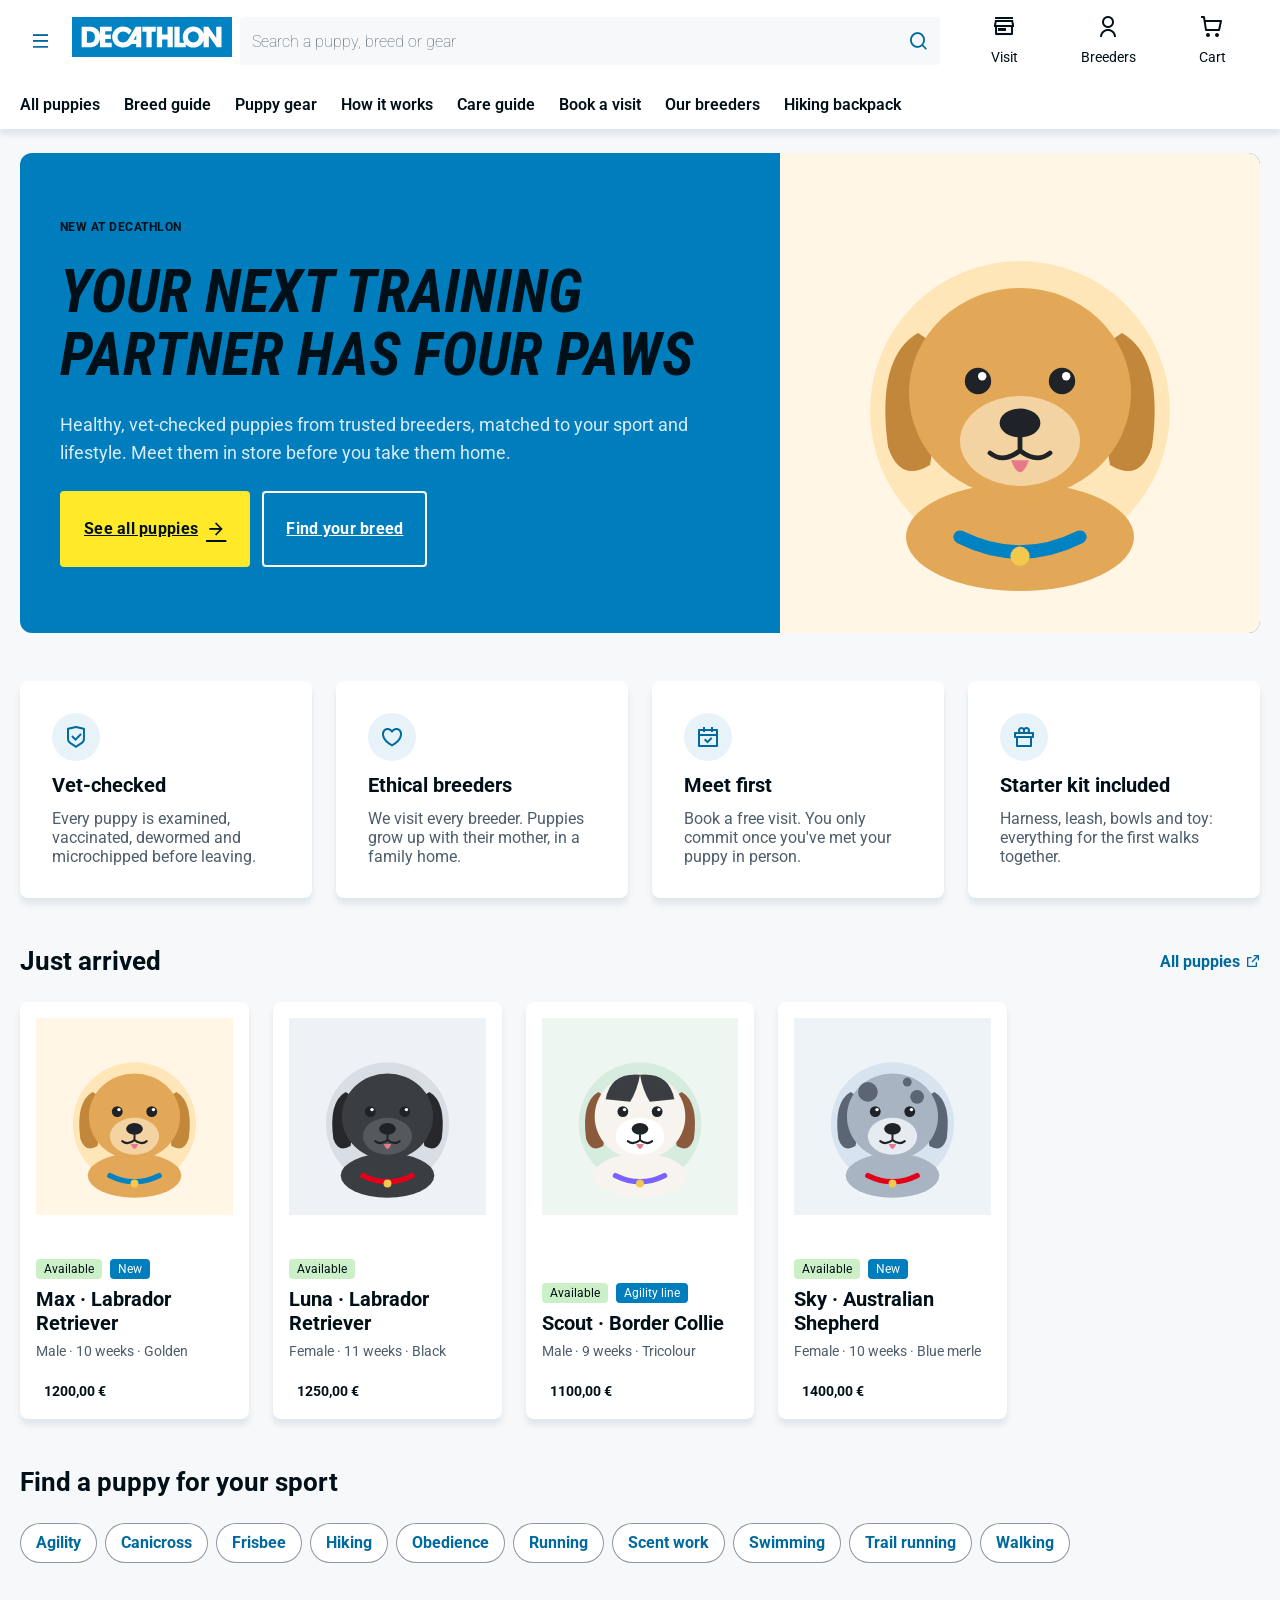
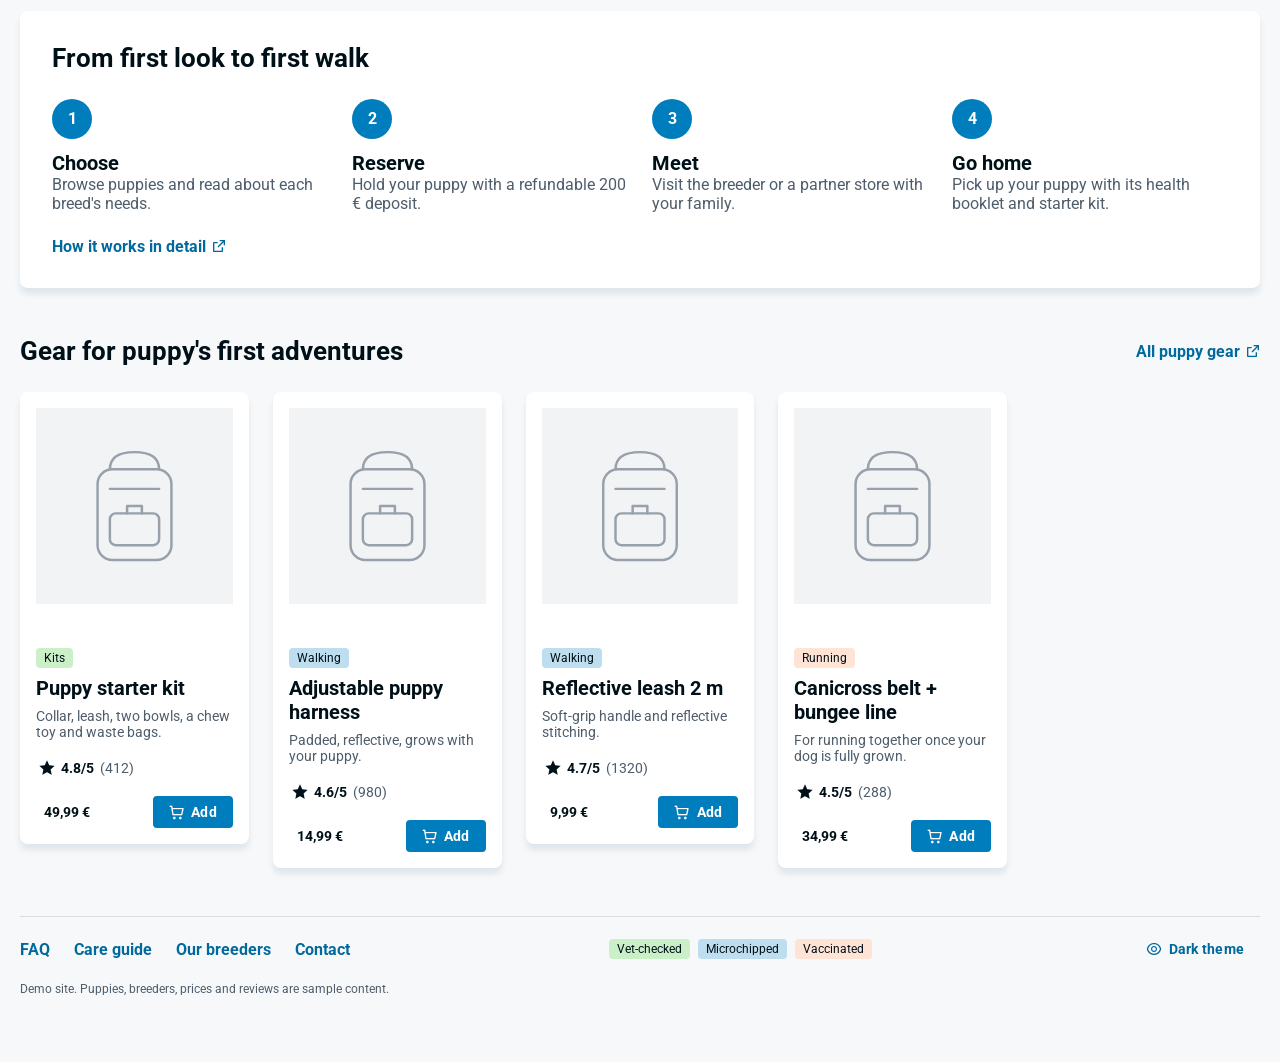
<file: puppies-home.html>
<!DOCTYPE html>
<html lang="en" data-theme="light">
<head>
  <meta charset="utf-8">
  <meta name="viewport" content="width=device-width, initial-scale=1">
  <title>Decathlon Puppies · Sporty companions for every adventure</title>
  <link rel="stylesheet" href="vitamin/components/bundle.css">
  <link rel="stylesheet" href="vitamin/tokens.css">
  <link rel="stylesheet" href="assets/site.css">
</head>
<body data-page="home">
<div id="site-header"></div>

<main class="page">
  <section class="banner">
    <div class="stack gap-5">
      <span class="vtmn-typo_caption-1 eyebrow">New at Decathlon</span>
      <h1 class="vtmn-typo_display-2 display-headline">Your next training partner has four paws</h1>
      <p class="vtmn-typo_text-1 muted">Healthy, vet-checked puppies from trusted breeders, matched to your sport and lifestyle. Meet them in store before you take them home.</p>
      <div class="row gap-3">
        <a href="puppies.html" class="vtmn-btn vtmn-btn_variant--conversion vtmn-btn--icon-right">See all puppies<span class="vtmx-arrow-right-line" aria-hidden="true"></span></a>
        <a href="breeds.html" class="vtmn-btn vtmn-btn_variant--secondary-reversed">Find your breed</a>
      </div>
    </div>
    <img src="assets/puppies/golden.svg" alt="Golden Labrador puppy">
  </section>

  <section class="feature-grid" aria-label="Why choose us">
    <div class="panel feature"><span class="feature-icon"><span class="vtmx-shield-check-line" aria-hidden="true"></span></span><h2 class="vtmn-typo_title-5">Vet-checked</h2><p class="muted">Every puppy is examined, vaccinated, dewormed and microchipped before leaving.</p></div>
    <div class="panel feature"><span class="feature-icon"><span class="vtmx-heart-line" aria-hidden="true"></span></span><h2 class="vtmn-typo_title-5">Ethical breeders</h2><p class="muted">We visit every breeder. Puppies grow up with their mother, in a family home.</p></div>
    <div class="panel feature"><span class="feature-icon"><span class="vtmx-calendar-check-line" aria-hidden="true"></span></span><h2 class="vtmn-typo_title-5">Meet first</h2><p class="muted">Book a free visit. You only commit once you've met your puppy in person.</p></div>
    <div class="panel feature"><span class="feature-icon"><span class="vtmx-gift-line" aria-hidden="true"></span></span><h2 class="vtmn-typo_title-5">Starter kit included</h2><p class="muted">Harness, leash, bowls and toy: everything for the first walks together.</p></div>
  </section>

  <section class="stack gap-5" aria-labelledby="new-title">
    <div class="section-head">
      <h2 id="new-title" class="vtmn-typo_title-4">Just arrived</h2>
      <a href="puppies.html" class="vtmn-link vtmn-link--standalone vtmn-link--icon-along">All puppies</a>
    </div>
    <div class="card-grid" id="new-puppies"></div>
  </section>

  <section class="stack gap-5" aria-labelledby="sport-title">
    <h2 id="sport-title" class="vtmn-typo_title-4">Find a puppy for your sport</h2>
    <div class="row gap-2" id="sport-chips"></div>
  </section>

  <section class="panel stack gap-5" aria-labelledby="steps-title">
    <h2 id="steps-title" class="vtmn-typo_title-4">From first look to first walk</h2>
    <ol class="steps">
      <li><h3 class="vtmn-typo_title-5">Choose</h3><p class="muted">Browse puppies and read about each breed's needs.</p></li>
      <li><h3 class="vtmn-typo_title-5">Reserve</h3><p class="muted">Hold your puppy with a refundable 200 € deposit.</p></li>
      <li><h3 class="vtmn-typo_title-5">Meet</h3><p class="muted">Visit the breeder or a partner store with your family.</p></li>
      <li><h3 class="vtmn-typo_title-5">Go home</h3><p class="muted">Pick up your puppy with its health booklet and starter kit.</p></li>
    </ol>
    <a href="how-it-works.html" class="vtmn-link vtmn-link--standalone vtmn-link--icon-along">How it works in detail</a>
  </section>

  <section class="stack gap-5" aria-labelledby="gear-title">
    <div class="section-head">
      <h2 id="gear-title" class="vtmn-typo_title-4">Gear for puppy's first adventures</h2>
      <a href="puppy-gear.html" class="vtmn-link vtmn-link--standalone vtmn-link--icon-along">All puppy gear</a>
    </div>
    <div class="card-grid" id="home-gear"></div>
  </section>

  <div id="site-footer"></div>
</main>

<script src="assets/data.js"></script>
<script src="assets/site.js"></script>
<script>
  $('#new-puppies').innerHTML = PUPPIES.filter((p) => p.status === 'available').slice(0, 4).map(puppyCard).join('');
  $('#home-gear').innerHTML = GEAR.slice(0, 4).map(gearCard).join('');
  const sports = [...new Set(BREEDS.flatMap((b) => b.sports))].sort();
  $('#sport-chips').innerHTML = sports.map((s) => `<a class="vtmn-chip vtmn-chip_variant--action" href="puppies.html?sport=${encodeURIComponent(s)}" style="text-decoration:none;">${s}</a>`).join('');
</script>
</body>
</html>
</file>
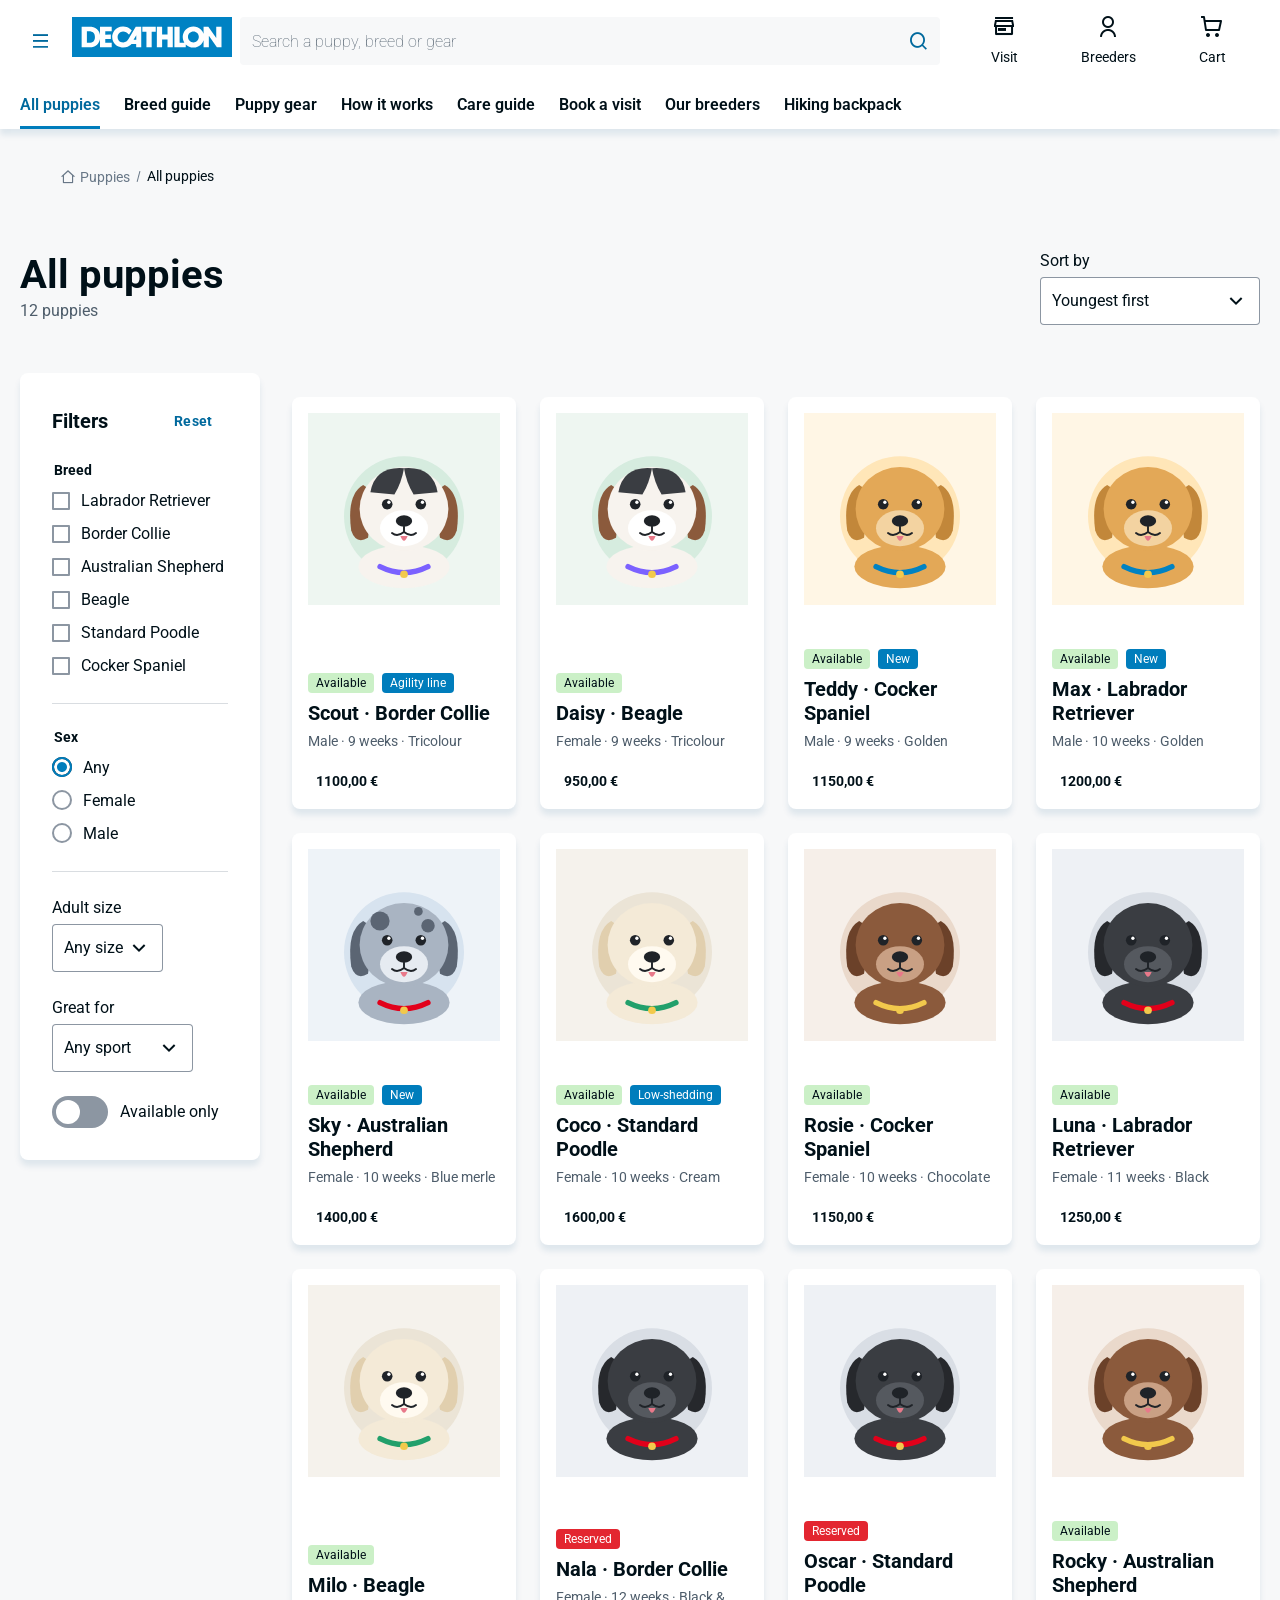
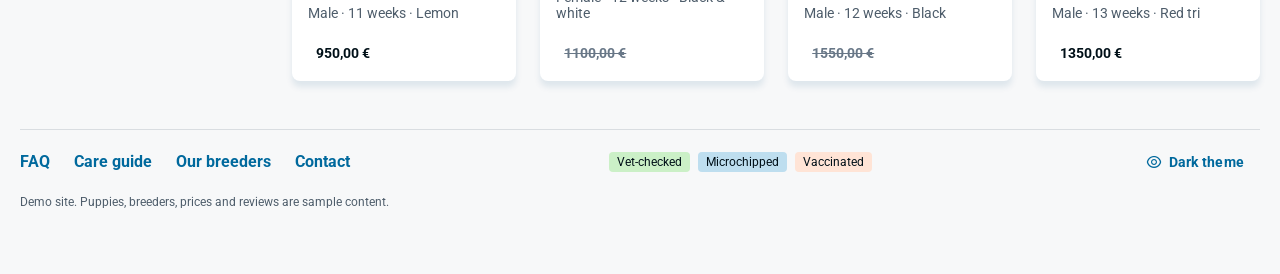
<file: puppies.html>
<!DOCTYPE html>
<html lang="en" data-theme="light">
<head>
  <meta charset="utf-8">
  <meta name="viewport" content="width=device-width, initial-scale=1">
  <title>All puppies · Decathlon Puppies</title>
  <link rel="stylesheet" href="vitamin/components/bundle.css">
  <link rel="stylesheet" href="vitamin/tokens.css">
  <link rel="stylesheet" href="assets/site.css">
</head>
<body data-page="puppies">
<div id="site-header"></div>

<main class="page">
  <nav aria-label="Breadcrumb" class="vtmn-breadcrumb">
    <ol>
      <li><span class="vtmx-home-line" aria-hidden="true"></span><a href="puppies-home.html">Puppies</a></li>
      <li aria-current="page">All puppies</li>
    </ol>
  </nav>

  <div class="section-head">
    <div class="stack gap-1">
      <h1 class="vtmn-typo_title-2">All puppies</h1>
      <p class="muted" id="result-count"></p>
    </div>
    <div class="vtmn-select_container" style="min-width: 220px;">
      <label for="sort">Sort by</label>
      <select id="sort">
        <option value="new">Youngest first</option>
        <option value="price-asc">Price: low to high</option>
        <option value="price-desc">Price: high to low</option>
        <option value="name">Name A–Z</option>
      </select>
    </div>
  </div>

  <div class="layout-sidebar">
    <aside class="panel stack gap-5" aria-label="Filters">
      <div class="section-head"><h2 class="vtmn-typo_title-5">Filters</h2><button class="vtmn-btn vtmn-btn_variant--ghost vtmn-btn_size--small" id="reset">Reset</button></div>
      <fieldset class="stack gap-2" style="border:0;padding:0;margin:0;">
        <legend class="vtmn-typo_text-3" style="font-weight:700;margin-bottom:var(--vtmn-spacing_2);">Breed</legend>
        <div id="breed-filters" class="stack gap-2"></div>
      </fieldset>
      <div class="vtmn-divider" role="separator"></div>
      <fieldset class="stack gap-2" style="border:0;padding:0;margin:0;">
        <legend class="vtmn-typo_text-3" style="font-weight:700;margin-bottom:var(--vtmn-spacing_2);">Sex</legend>
        <div><input class="vtmn-radio-button" type="radio" name="sex" id="sex-any" value="" checked><label for="sex-any">Any</label></div>
        <div><input class="vtmn-radio-button" type="radio" name="sex" id="sex-f" value="Female"><label for="sex-f">Female</label></div>
        <div><input class="vtmn-radio-button" type="radio" name="sex" id="sex-m" value="Male"><label for="sex-m">Male</label></div>
      </fieldset>
      <div class="vtmn-divider" role="separator"></div>
      <div class="vtmn-select_container">
        <label for="size">Adult size</label>
        <select id="size"><option value="">Any size</option><option>Small</option><option>Medium</option><option>Large</option></select>
      </div>
      <div class="vtmn-select_container">
        <label for="sport">Great for</label>
        <select id="sport"><option value="">Any sport</option></select>
      </div>
      <div class="vtmn-toggle vtmn-toggle_size--medium">
        <div class="vtmn-toggle_switch">
          <input type="checkbox" id="only-available" role="switch">
          <span aria-hidden="true"></span>
        </div>
        <label for="only-available">Available only</label>
      </div>
    </aside>

    <div class="stack gap-5">
      <div class="row gap-2" id="active-filters"></div>
      <div class="card-grid" id="grid"></div>
      <div class="panel empty-state" id="empty" hidden>
        <span class="feature-icon"><span class="vtmx-search-line" aria-hidden="true"></span></span>
        <h2 class="vtmn-typo_title-5">No puppy matches these filters</h2>
        <p class="muted">New litters arrive every week. Try fewer filters or ask us to notify you.</p>
        <a href="book-a-visit.html" class="vtmn-btn vtmn-btn_variant--secondary">Tell us what you're looking for</a>
      </div>
    </div>
  </div>

  <div id="site-footer"></div>
</main>

<script src="assets/data.js"></script>
<script src="assets/site.js"></script>
<script>
  const params = new URLSearchParams(location.search);
  $('#breed-filters').innerHTML = BREEDS.map((b) => `
    <div><input class="vtmn-checkbox" type="checkbox" id="br-${b.id}" value="${b.id}"${params.get('breed') === b.id ? ' checked' : ''}><label for="br-${b.id}">${b.name}</label></div>`).join('');
  [...new Set(BREEDS.flatMap((b) => b.sports))].sort().forEach((s) => $('#sport').add(new Option(s, s)));
  if (params.get('sport')) $('#sport').value = params.get('sport');
  let query = (params.get('q') || '').trim().toLowerCase();

  function render() {
    const breeds = $$('#breed-filters input:checked').map((i) => i.value);
    const sex = $('input[name="sex"]:checked').value;
    const size = $('#size').value, sport = $('#sport').value;
    const onlyAvail = $('#only-available').checked;
    let list = PUPPIES.filter((p) => {
      const b = breedById(p.breed);
      if (breeds.length && !breeds.includes(p.breed)) return false;
      if (sex && p.sex !== sex) return false;
      if (size && b.size !== size) return false;
      if (sport && !b.sports.includes(sport)) return false;
      if (onlyAvail && p.status !== 'available') return false;
      if (query && ![p.name, b.name, p.color, ...b.sports].join(' ').toLowerCase().includes(query)) return false;
      return true;
    });
    const sorts = { 'new': (a, b) => a.ageWeeks - b.ageWeeks, 'price-asc': (a, b) => a.price - b.price,
                    'price-desc': (a, b) => b.price - a.price, 'name': (a, b) => a.name.localeCompare(b.name) };
    list.sort(sorts[$('#sort').value]);
    $('#grid').innerHTML = list.map(puppyCard).join('');
    $('#empty').hidden = list.length > 0;
    $('#result-count').textContent = `${list.length} ${list.length === 1 ? 'puppy' : 'puppies'}${query ? ` for “${query}”` : ''}`;
    const chips = [...breeds.map((id) => breedById(id).name), sex, size, sport, onlyAvail && 'Available only', query && `“${query}”`].filter(Boolean);
    $('#active-filters').innerHTML = chips.map((c) => `<span class="vtmn-tag vtmn-tag_variant--brand vtmn-tag_size--small">${c}</span>`).join('');
  }
  $$('aside input, aside select, #sort').forEach((el) => el.addEventListener('change', render));
  $('#reset').addEventListener('click', () => {
    $$('#breed-filters input').forEach((i) => { i.checked = false; });
    $('#sex-any').checked = true; $('#size').value = ''; $('#sport').value = ''; $('#only-available').checked = false;
    query = ''; if ($('#nav-search')) $('#nav-search').value = '';
    history.replaceState(null, '', 'puppies.html'); render();
  });
  render();
</script>
</body>
</html>
</file>
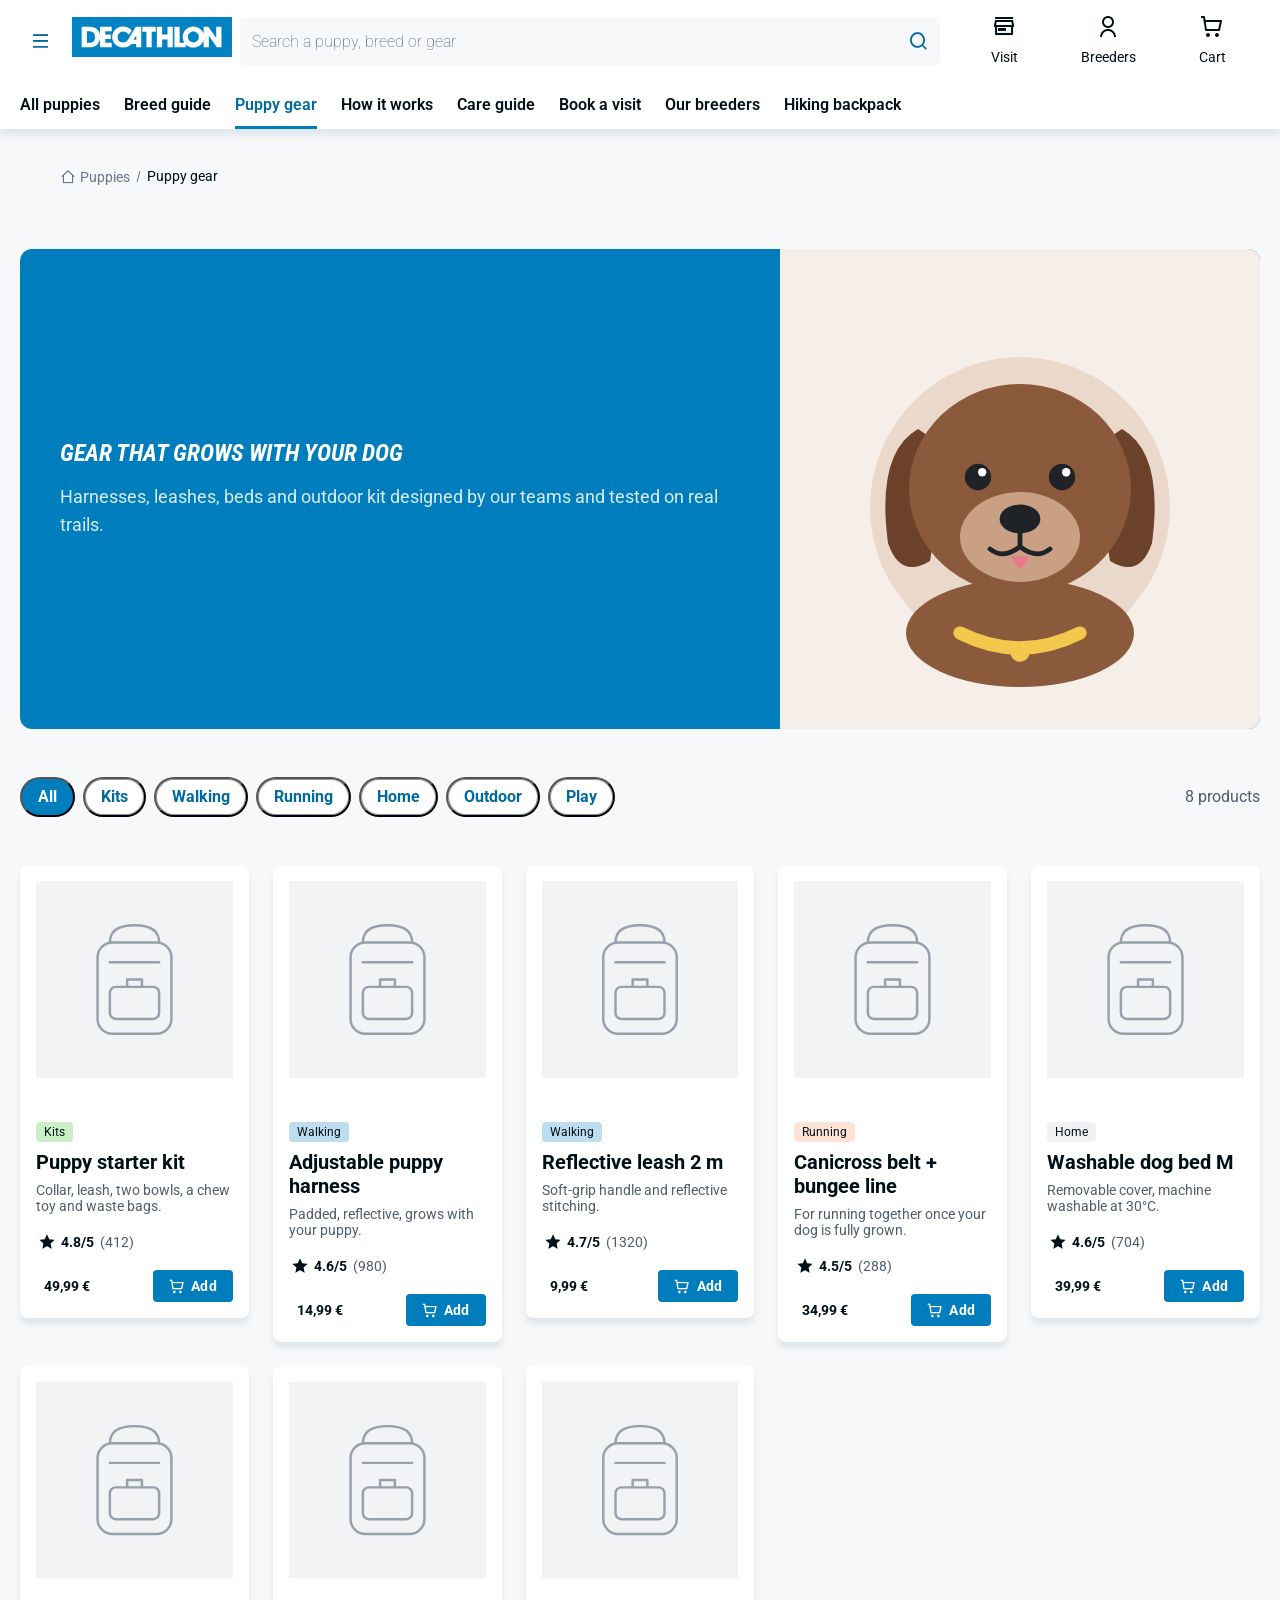
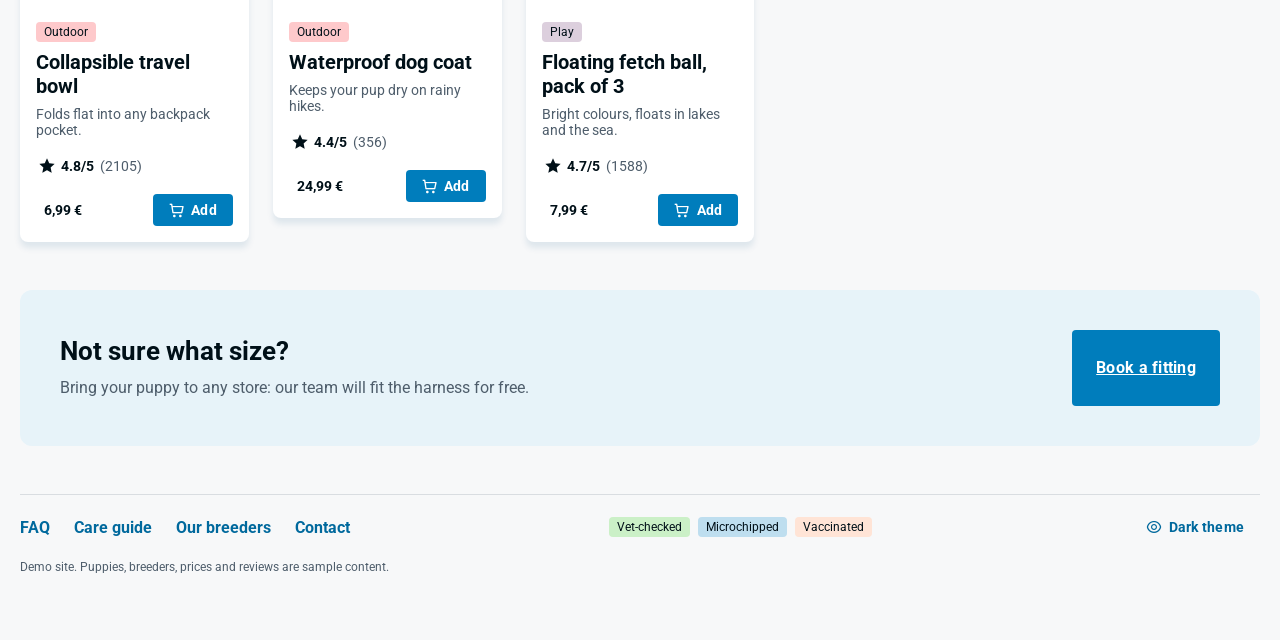
<file: puppy-gear.html>
<!DOCTYPE html>
<html lang="en" data-theme="light">
<head>
  <meta charset="utf-8">
  <meta name="viewport" content="width=device-width, initial-scale=1">
  <title>Puppy gear · Decathlon Puppies</title>
  <link rel="stylesheet" href="vitamin/components/bundle.css">
  <link rel="stylesheet" href="vitamin/tokens.css">
  <link rel="stylesheet" href="assets/site.css">
</head>
<body data-page="gear">
<div id="site-header"></div>

<main class="page">
  <nav aria-label="Breadcrumb" class="vtmn-breadcrumb">
    <ol>
      <li><span class="vtmx-home-line" aria-hidden="true"></span><a href="puppies-home.html">Puppies</a></li>
      <li aria-current="page">Puppy gear</li>
    </ol>
  </nav>

  <section class="banner">
    <div class="stack gap-4">
      <h1 class="vtmn-typo_display-3 display-headline">Gear that grows with your dog</h1>
      <p class="vtmn-typo_text-1 muted">Harnesses, leashes, beds and outdoor kit designed by our teams and tested on real trails.</p>
    </div>
    <img src="assets/puppies/brown.svg" alt="">
  </section>

  <div class="section-head">
    <div class="row gap-2" id="cat-chips" role="group" aria-label="Filter by category"></div>
    <span class="muted" id="gear-count"></span>
  </div>
  <div class="card-grid" id="gear-grid"></div>

  <section class="newsletter">
    <div class="stack gap-2" style="flex: 1 1 320px;">
      <h2 class="vtmn-typo_title-4">Not sure what size?</h2>
      <p class="vtmn-typo_text-2 muted">Bring your puppy to any store: our team will fit the harness for free.</p>
    </div>
    <a href="book-a-visit.html" class="vtmn-btn vtmn-btn_variant--primary">Book a fitting</a>
  </section>

  <div id="site-footer"></div>
</main>

<script src="assets/data.js"></script>
<script src="assets/site.js"></script>
<script>
  const cats = ['All', ...new Set(GEAR.map((g) => g.cat))];
  let current = 'All';
  function render() {
    $('#cat-chips').innerHTML = cats.map((c) => `<button class="vtmn-chip vtmn-chip_variant--single-choice" aria-pressed="${c === current}" data-cat="${c}">${c}</button>`).join('');
    const list = GEAR.filter((g) => current === 'All' || g.cat === current);
    $('#gear-grid').innerHTML = list.map(gearCard).join('');
    $('#gear-count').textContent = `${list.length} products`;
  }
  $('#cat-chips').addEventListener('click', (e) => { const c = e.target.closest('[data-cat]'); if (c) { current = c.dataset.cat; render(); } });
  render();
</script>
</body>
</html>
</file>
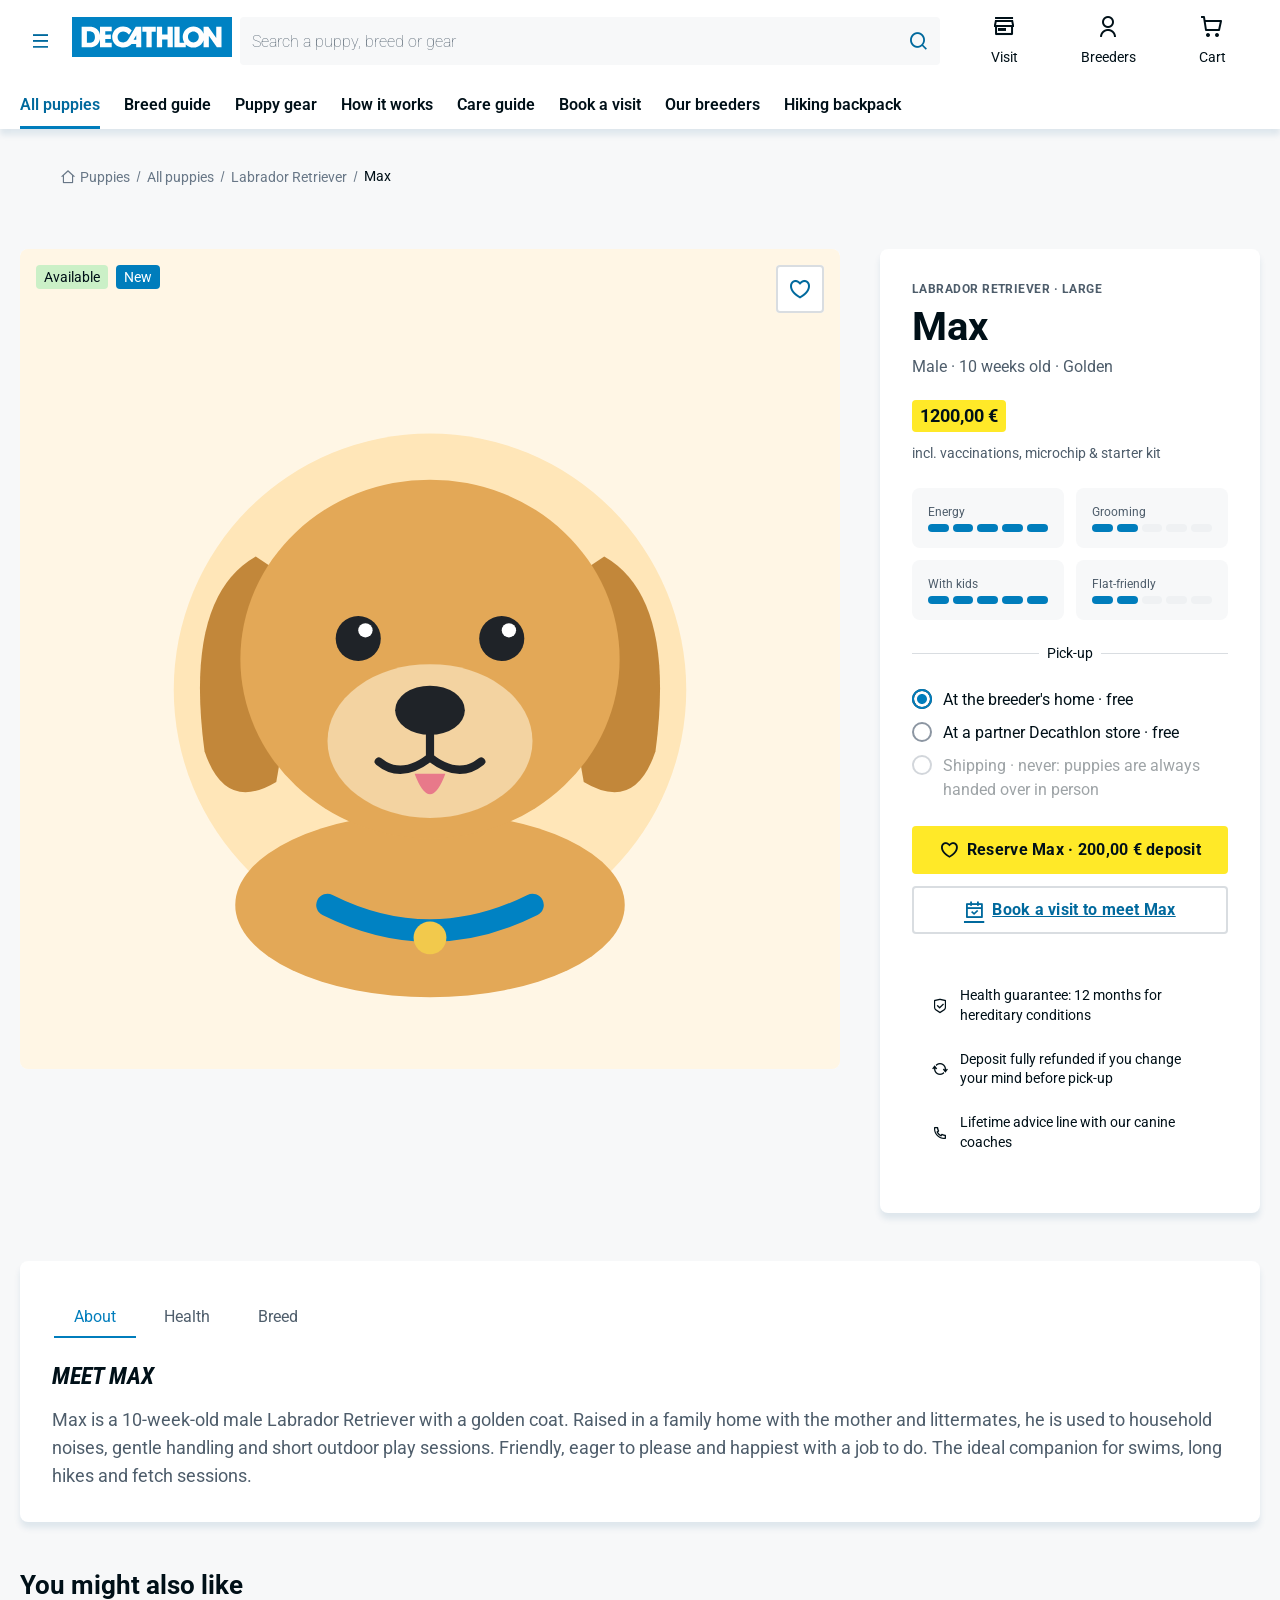
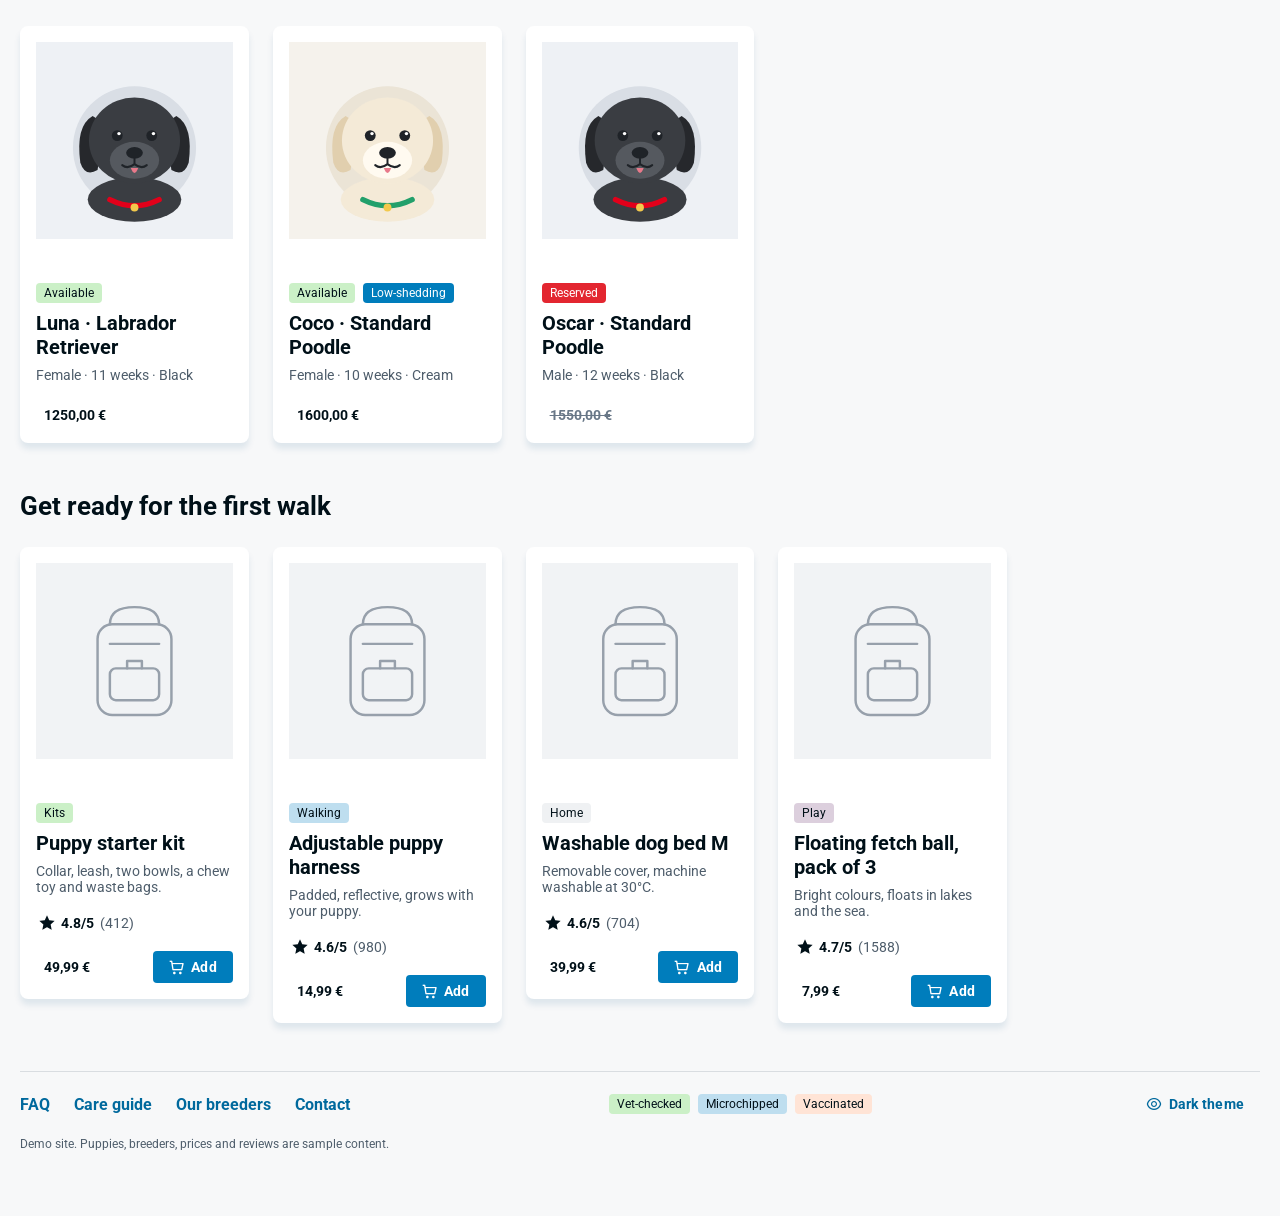
<file: puppy.html>
<!DOCTYPE html>
<html lang="en" data-theme="light">
<head>
  <meta charset="utf-8">
  <meta name="viewport" content="width=device-width, initial-scale=1">
  <title>Puppy · Decathlon Puppies</title>
  <link rel="stylesheet" href="vitamin/components/bundle.css">
  <link rel="stylesheet" href="vitamin/tokens.css">
  <link rel="stylesheet" href="assets/site.css">
</head>
<body data-page="puppies">
<div id="site-header"></div>

<main class="page">
  <nav aria-label="Breadcrumb" class="vtmn-breadcrumb">
    <ol>
      <li><span class="vtmx-home-line" aria-hidden="true"></span><a href="puppies-home.html">Puppies</a></li>
      <li><a href="puppies.html">All puppies</a></li>
      <li><a href="#" id="crumb-breed"></a></li>
      <li aria-current="page" id="crumb-name"></li>
    </ol>
  </nav>

  <section class="hero">
    <div class="gallery stack gap-3">
      <div class="gallery-main">
        <img id="photo" src="" alt="">
        <div class="gallery-tags" id="photo-tags"></div>
        <div class="gallery-actions">
          <button class="vtmn-btn vtmn-btn_variant--secondary vtmn-btn--icon-alone" id="wish-btn" aria-pressed="false">
            <span class="vtmn-sr-only">Add to favourites</span><span class="vtmx-heart-line" id="wish-icon" aria-hidden="true"></span>
          </button>
        </div>
      </div>
    </div>

    <div class="buybox panel stack gap-5">
      <div class="stack gap-2">
        <span class="vtmn-typo_caption-1 muted eyebrow" id="eyebrow"></span>
        <h1 class="vtmn-typo_title-2" id="name"></h1>
        <p class="muted" id="subtitle"></p>
      </div>
      <div class="row gap-3" style="align-items: center;">
        <span class="vtmn-price vtmn-price_size--large vtmn-price_variant--accent" id="price"></span>
        <span class="vtmn-typo_text-3 muted">incl. vaccinations, microchip &amp; starter kit</span>
      </div>
      <div class="facts" id="facts"></div>

      <div class="vtmn-divider" role="separator" aria-labelledby="pick-title"><span id="pick-title">Pick-up</span></div>
      <div class="stack gap-2">
        <div><input class="vtmn-radio-button" type="radio" name="pickup" id="pick-breeder" checked><label for="pick-breeder">At the breeder's home · free</label></div>
        <div><input class="vtmn-radio-button" type="radio" name="pickup" id="pick-store"><label for="pick-store">At a partner Decathlon store · free</label></div>
        <div><input class="vtmn-radio-button" type="radio" name="pickup" id="pick-ship" disabled><label for="pick-ship">Shipping · never: puppies are always handed over in person</label></div>
      </div>

      <div class="stack gap-3" id="actions"></div>

      <ul class="vtmn-list">
        <li class="vtmn-list_item-size--small vtmn-list_item--without-divider"><div class="vtmn-list_start-visual"><span class="vtmx-shield-check-line" aria-hidden="true"></span></div><div class="vtmn-list_text"><span>Health guarantee: 12 months for hereditary conditions</span></div></li>
        <li class="vtmn-list_item-size--small vtmn-list_item--without-divider"><div class="vtmn-list_start-visual"><span class="vtmx-refresh-line" aria-hidden="true"></span></div><div class="vtmn-list_text"><span>Deposit fully refunded if you change your mind before pick-up</span></div></li>
        <li class="vtmn-list_item-size--small vtmn-list_item--without-divider"><div class="vtmn-list_start-visual"><span class="vtmx-phone-line" aria-hidden="true"></span></div><div class="vtmn-list_text"><span>Lifetime advice line with our canine coaches</span></div></li>
      </ul>
    </div>
  </section>

  <section class="panel stack gap-5">
    <ul class="vtmn-tabs" role="tablist" aria-label="About this puppy" id="tabs">
      <li><button role="tab" id="tab-about" aria-controls="panel-about" aria-selected="true">About</button></li>
      <li><button role="tab" id="tab-health" aria-controls="panel-health" aria-selected="false" tabindex="-1">Health</button></li>
      <li><button role="tab" id="tab-breed" aria-controls="panel-breed" aria-selected="false" tabindex="-1">Breed</button></li>
    </ul>
    <div role="tabpanel" id="panel-about" aria-labelledby="tab-about" class="stack gap-4">
      <h2 class="vtmn-typo_display-3 display-headline" id="about-title"></h2>
      <p class="vtmn-typo_text-1 muted" id="about-text"></p>
    </div>
    <div role="tabpanel" id="panel-health" aria-labelledby="tab-health" hidden>
      <ul class="vtmn-list" style="max-width: 640px;">
        <li><div class="vtmn-list_start-visual"><span class="vtmx-checkbox-circle-line" aria-hidden="true"></span></div><div class="vtmn-list_text"><span>First vaccinations</span><span>Done at 8 weeks, booster due at 12 weeks</span></div></li>
        <li><div class="vtmn-list_start-visual"><span class="vtmx-checkbox-circle-line" aria-hidden="true"></span></div><div class="vtmn-list_text"><span>Microchip</span><span>Registered, transferred to you at pick-up</span></div></li>
        <li><div class="vtmn-list_start-visual"><span class="vtmx-checkbox-circle-line" aria-hidden="true"></span></div><div class="vtmn-list_text"><span>Deworming</span><span>Every 2 weeks since birth</span></div></li>
        <li><div class="vtmn-list_start-visual"><span class="vtmx-checkbox-circle-line" aria-hidden="true"></span></div><div class="vtmn-list_text"><span>Parents' health tests</span><span>Hips, elbows and eyes screened</span></div></li>
      </ul>
    </div>
    <div role="tabpanel" id="panel-breed" aria-labelledby="tab-breed" class="stack gap-4" hidden></div>
  </section>

  <section class="stack gap-5" aria-labelledby="siblings-title">
    <h2 id="siblings-title" class="vtmn-typo_title-4">You might also like</h2>
    <div class="card-grid" id="siblings"></div>
  </section>

  <section class="stack gap-5" aria-labelledby="kit-title">
    <h2 id="kit-title" class="vtmn-typo_title-4">Get ready for the first walk</h2>
    <div class="card-grid" id="kit"></div>
  </section>

  <div id="site-footer"></div>
</main>

<script src="assets/data.js"></script>
<script src="assets/site.js"></script>
<script>
  const p = puppyById(new URLSearchParams(location.search).get('id')) || PUPPIES[0];
  const b = breedById(p.breed);
  const reserved = p.status === 'reserved';
  document.title = `${p.name}, ${b.name} puppy · Decathlon Puppies`;
  $('#crumb-breed').textContent = b.name; $('#crumb-breed').href = `puppies.html?breed=${b.id}`;
  $('#crumb-name').textContent = p.name;
  $('#photo').src = `assets/puppies/${p.img}.svg`; $('#photo').alt = `${p.name}, ${p.color.toLowerCase()} ${b.name} puppy`;
  $('#photo-tags').innerHTML = (reserved ? '<span class="vtmn-tag vtmn-tag_variant--alert vtmn-tag_size--medium">Reserved</span>' : '<span class="vtmn-tag vtmn-tag_variant--decorative_jade vtmn-tag_size--medium">Available</span>')
    + (p.badge ? `<span class="vtmn-tag vtmn-tag_variant--brand vtmn-tag_size--medium">${p.badge}</span>` : '');
  $('#eyebrow').textContent = `${b.name} · ${b.size}`;
  $('#name').textContent = p.name;
  $('#subtitle').textContent = `${p.sex} · ${p.ageWeeks} weeks old · ${p.color}`;
  $('#price').textContent = euro(p.price);
  $('#facts').innerHTML = [
    ['Energy', meter(b.energy, 'Energy')], ['Grooming', meter(b.grooming, 'Grooming')],
    ['With kids', meter(b.kids, 'Good with kids')], ['Flat-friendly', meter(b.apartment, 'Apartment friendly')]
  ].map(([k, v]) => `<div class="fact"><span class="vtmn-typo_caption-1 muted">${k}</span>${v}</div>`).join('');

  function renderActions() {
    if (reserved) {
      $('#actions').innerHTML = `
        <div class="vtmn-alert vtmn-alert_variant--info" style="position:static;animation:none;max-width:none;">
          <div class="vtmn-alert_content"><div class="vtmn-alert_content-title">${p.name} has found a family</div>
          <p class="vtmn-alert_content-description">Another ${b.name} litter is due soon. Book a visit and we'll keep you posted.</p></div></div>
        <a class="vtmn-btn vtmn-btn_variant--primary vtmn-btn_size--stretched" href="book-a-visit.html?puppy=${p.id}">Join the waiting list</a>`;
      return;
    }
    const inCart = Cart.has('puppy', p.id);
    $('#actions').innerHTML = `
      <button class="vtmn-btn vtmn-btn_variant--conversion vtmn-btn_size--stretched vtmn-btn--icon-left" id="reserve"${inCart ? ' disabled' : ''}>
        <span class="vtmx-${inCart ? 'check' : 'heart'}-line" aria-hidden="true"></span>${inCart ? 'Reserved in your cart' : `Reserve ${p.name} · ${euro(DEPOSIT)} deposit`}
      </button>
      <a class="vtmn-btn vtmn-btn_variant--secondary vtmn-btn_size--stretched vtmn-btn--icon-left" href="book-a-visit.html?puppy=${p.id}">
        <span class="vtmx-calendar-check-line" aria-hidden="true"></span>Book a visit to meet ${p.name}
      </a>`;
    $('#reserve')?.addEventListener('click', () => {
      Cart.add('puppy', p.id); renderActions();
      toast(`${p.name} is reserved for you · <a href="cart.html" style="color: inherit;">View cart</a>`);
    });
  }
  renderActions();

  $('#about-title').textContent = `Meet ${p.name}`;
  $('#about-text').textContent = `${p.name} is a ${p.ageWeeks}-week-old ${p.sex.toLowerCase()} ${b.name} with a ${p.color.toLowerCase()} coat. Raised in a family home with the mother and littermates, ${p.sex === 'Male' ? 'he' : 'she'} is used to household noises, gentle handling and short outdoor play sessions. ${b.text}`;
  $('#panel-breed').innerHTML = `
    <div class="facts">${[['Adult size', b.size], ['Great for', b.sports.join(', ')]].map(([k, v]) => `<div class="fact"><span class="vtmn-typo_caption-1 muted">${k}</span><strong>${v}</strong></div>`).join('')}</div>
    <a class="vtmn-link vtmn-link--standalone vtmn-link--icon-along" href="breeds.html#${b.id}">Read the full ${b.name} guide</a>`;

  const others = PUPPIES.filter((x) => x.id !== p.id && (x.breed === p.breed || breedById(x.breed).size === b.size)).slice(0, 4);
  $('#siblings').innerHTML = others.map(puppyCard).join('');
  $('#kit').innerHTML = ['starter-kit', 'harness', 'bed', 'ball'].map((id) => gearCard(gearById(id))).join('');

  const tabs = $$('#tabs [role="tab"]');
  const selectTab = (tab) => tabs.forEach((t) => { const on = t === tab; t.setAttribute('aria-selected', String(on)); t.tabIndex = on ? 0 : -1; $('#' + t.getAttribute('aria-controls')).hidden = !on; });
  tabs.forEach((tab, i) => {
    tab.addEventListener('click', () => selectTab(tab));
    tab.addEventListener('keydown', (e) => { if (e.key !== 'ArrowRight' && e.key !== 'ArrowLeft') return; const n = tabs[(i + (e.key === 'ArrowRight' ? 1 : tabs.length - 1)) % tabs.length]; selectTab(n); n.focus(); });
  });

  const favs = () => JSON.parse(localStorage.getItem('favs') || '[]');
  const syncWish = () => { const on = favs().includes(p.id); $('#wish-btn').setAttribute('aria-pressed', String(on)); $('#wish-icon').className = on ? 'vtmx-heart-fill' : 'vtmx-heart-line'; };
  $('#wish-btn').addEventListener('click', () => {
    const f = favs(); const on = f.includes(p.id);
    localStorage.setItem('favs', JSON.stringify(on ? f.filter((x) => x !== p.id) : [...f, p.id]));
    syncWish(); toast(on ? `${p.name} removed from favourites` : `${p.name} saved to favourites`);
  });
  syncWish();
</script>
</body>
</html>
</file>
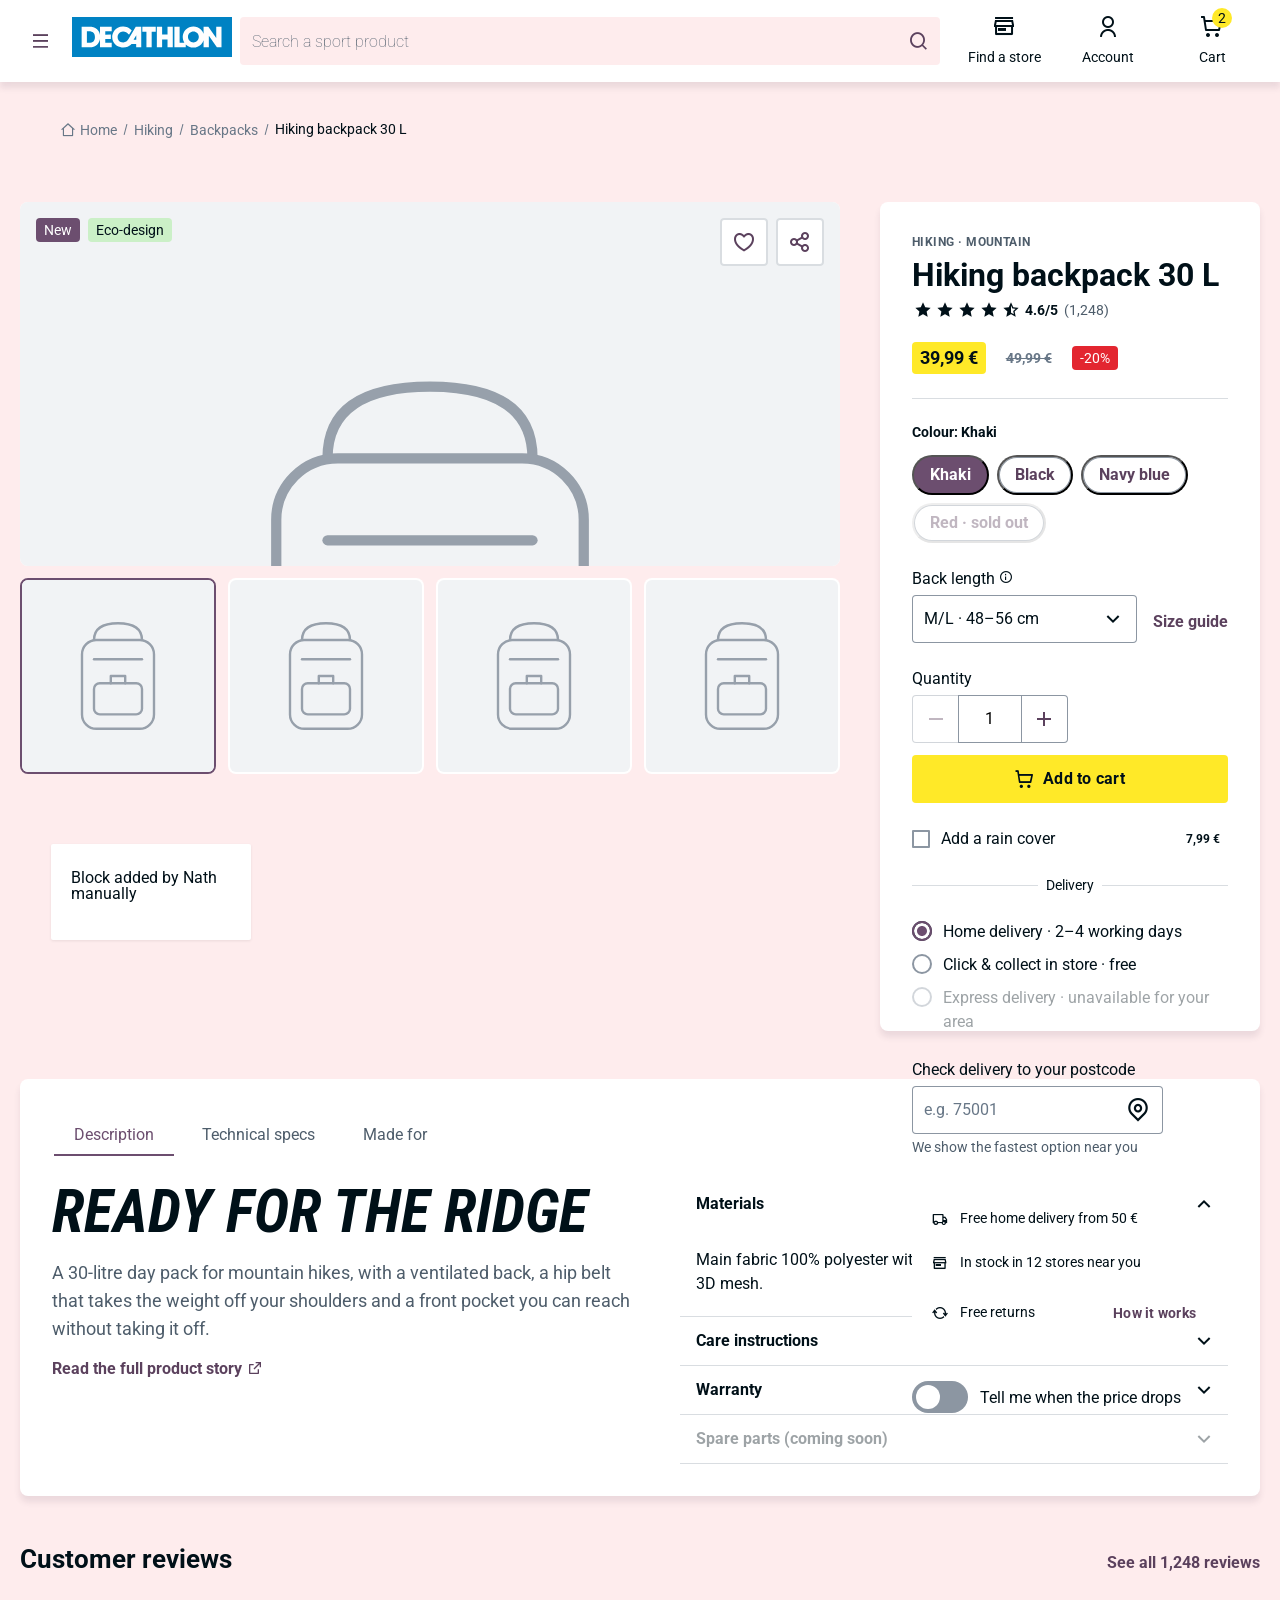
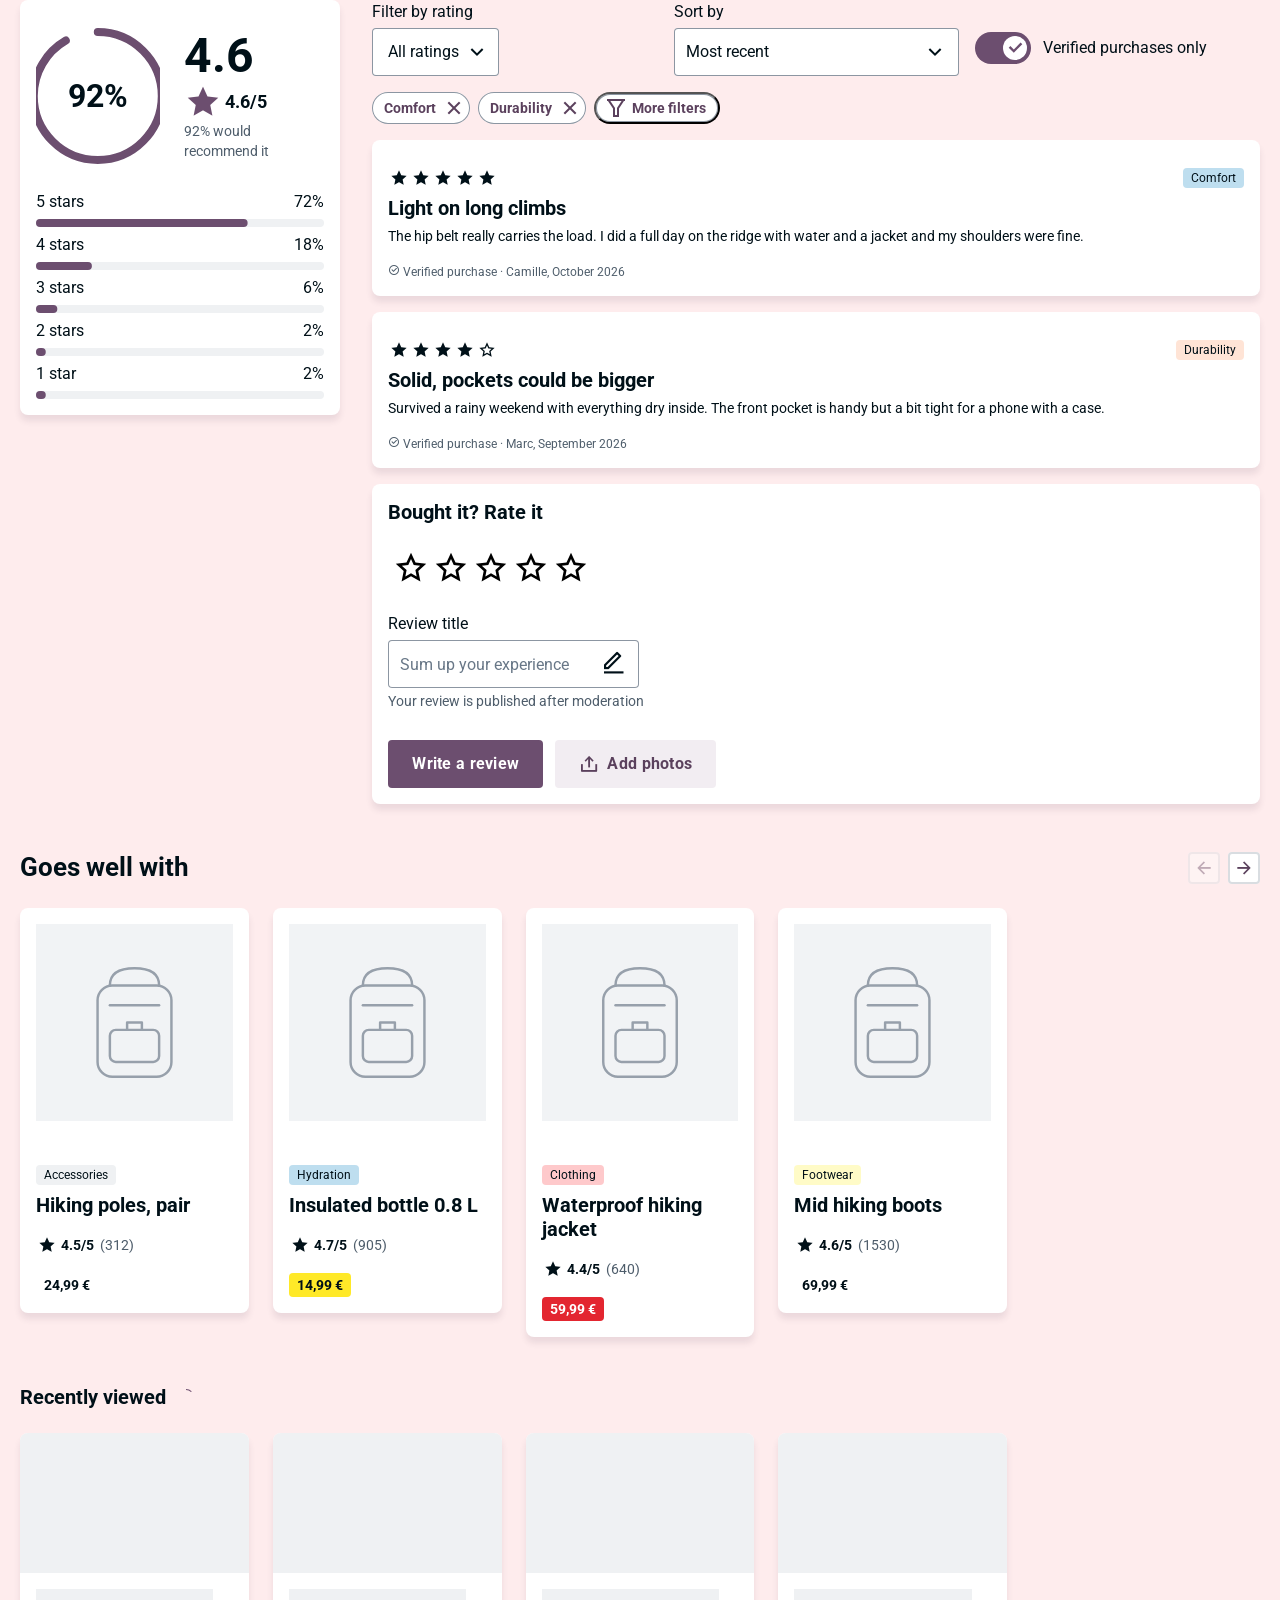
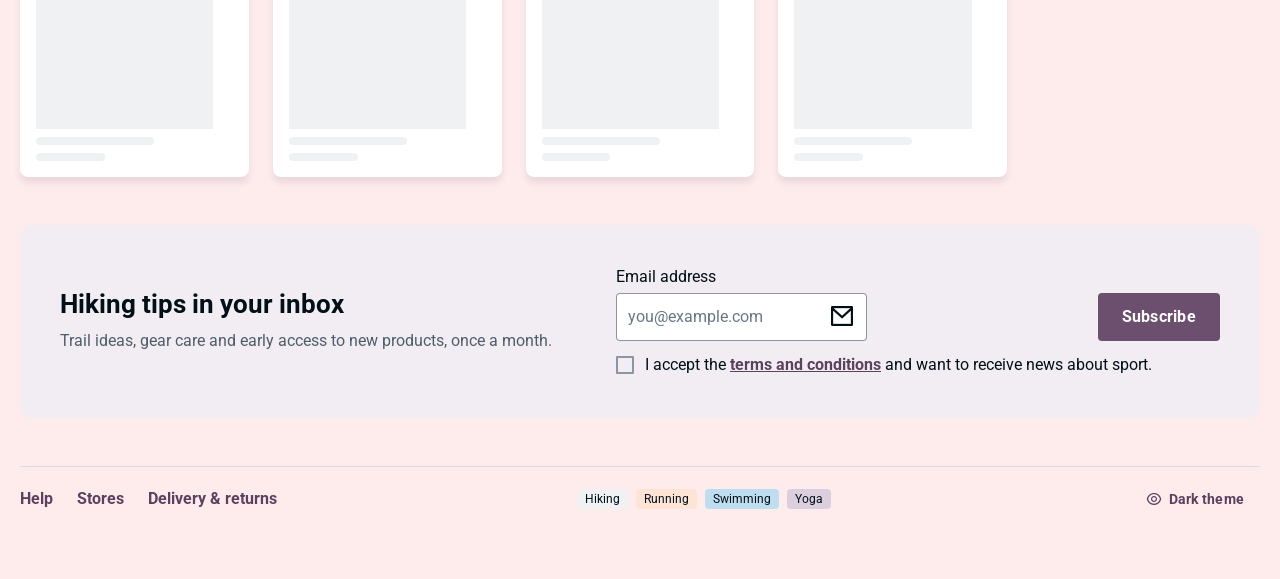
<file: purple.html>
<!DOCTYPE html>
<html lang="en" class="vtmn-purple" data-theme="light">
<head>
  <meta charset="utf-8">
  <meta name="viewport" content="width=device-width, initial-scale=1">
  <title>Hiking backpack 30 L · Decathlon product page (purple)</title>

  <!-- Vitamin Web design system: component styles (also loads Roboto from Google Fonts), then the token variables + Vitamix icon font -->
  <link rel="stylesheet" href="vitamin/components/bundle.css">
  <link rel="stylesheet" href="vitamin/tokens.css">
  <link rel="stylesheet" href="vitamin/themes/purple.css">

  <style>
    /* Page layout only: every colour, space, radius and shadow comes from a Vitamin token */
    body {
      margin: 0;
      background: var(--vtmn-semantic-color_background-secondary);
      color: var(--vtmn-semantic-color_content-primary);
      font-family: var(--vtmn-typo_font-family);
    }
    a { color: var(--vtmn-semantic-color_content-action); }
    a:hover { color: var(--vtmn-semantic-color_content-active); }

    .page-header { background: var(--vtmn-semantic-color_background-primary); box-shadow: var(--vtmn-shadow_100); }
    .page-header .vtmn-navbar { max-width: 1440px; margin: 0 auto; }

    .page {
      max-width: 1280px;
      margin: 0 auto;
      padding: var(--vtmn-spacing_5) var(--vtmn-layout-margin_mobile) var(--vtmn-spacing_10);
      display: flex;
      flex-direction: column;
      gap: var(--vtmn-spacing_8);
    }

    .panel {
      background: var(--vtmn-semantic-color_background-primary);
      border-radius: var(--vtmn-radius_200);
      box-shadow: var(--vtmn-shadow_100);
      padding: var(--vtmn-spacing_6);
      box-sizing: border-box;
    }
    .stack { display: flex; flex-direction: column; }
    .row { display: flex; flex-wrap: wrap; }
    .gap-1 { gap: var(--vtmn-spacing_1); } .gap-2 { gap: var(--vtmn-spacing_2); } .gap-3 { gap: var(--vtmn-spacing_3); }
    .gap-4 { gap: var(--vtmn-spacing_4); } .gap-5 { gap: var(--vtmn-spacing_5); } .gap-6 { gap: var(--vtmn-spacing_6); }
    .gap-7 { gap: var(--vtmn-spacing_7); }
    .muted { color: var(--vtmn-semantic-color_content-secondary); }
    .section-head { display: flex; justify-content: space-between; align-items: center; flex-wrap: wrap; gap: var(--vtmn-spacing_3); }
    h1, h2, h3, p { margin: 0; }

    /* Hero */
    .hero { display: flex; flex-wrap: wrap; gap: var(--vtmn-spacing_7); align-items: flex-start; }
    .gallery { flex: 999 1 520px; min-width: 0; }
    .gallery-main { position: relative; background: var(--vtmn-semantic-color_background-primary); border-radius: var(--vtmn-radius_200); overflow: hidden; }
    .gallery-main img, .thumb img, .vtmn-card_image img { display: block; width: 100%; aspect-ratio: 1 / 1; object-fit: cover; }
    .gallery-tags { position: absolute; top: var(--vtmn-spacing_4); left: var(--vtmn-spacing_4); display: flex; gap: var(--vtmn-spacing_2); }
    .gallery-actions { position: absolute; top: var(--vtmn-spacing_4); right: var(--vtmn-spacing_4); display: flex; gap: var(--vtmn-spacing_2); }
    .thumbs { display: grid; grid-template-columns: repeat(4, minmax(0, 1fr)); gap: var(--vtmn-spacing_3); }
    .thumb { padding: 0; border: 2px solid transparent; border-radius: var(--vtmn-radius_200); overflow: hidden; background: var(--vtmn-semantic-color_background-primary); cursor: pointer; }
    .thumb[aria-current="true"] { border-color: var(--vtmn-semantic-color_border-active); }
    .thumb:focus-visible { box-shadow: var(--vtmn-shadow_focus-visible); outline: none; }

    .buybox { flex: 1 1 380px; min-width: 0; }
    .eyebrow { text-transform: uppercase; letter-spacing: 0.04em; font-weight: 700; }
    .add-to-cart-slot { flex: 1 1 200px; }
    .adding {
      display: flex; align-items: center; justify-content: center; gap: var(--vtmn-spacing_3);
      height: 3.5rem; border-radius: var(--vtmn-radius_100);
      background: var(--vtmn-semantic-color_background-tertiary);
    }

    .display-headline { font-family: var(--vtmn-typo_font-family--condensed); font-style: italic; text-transform: uppercase; }

    /* Grids of cards */
    .card-grid { display: grid; grid-template-columns: repeat(auto-fill, minmax(220px, 1fr)); gap: var(--vtmn-spacing_5); }
    .skeleton-card { display: flex; flex-direction: column; background: var(--vtmn-semantic-color_background-primary); border-radius: var(--vtmn-radius_200); box-shadow: var(--vtmn-shadow_100); overflow: hidden; }
    .skeleton-card .vtmn-skeleton:first-child { display: block; width: 100%; height: 140px; border-radius: 0; }
    .skeleton-card > div { padding: var(--vtmn-spacing_4); display: flex; flex-direction: column; gap: var(--vtmn-spacing_2); }

    .newsletter {
      background: var(--vtmn-semantic-color_background-brand-secondary);
      border-radius: var(--vtmn-radius_300);
      padding: var(--vtmn-spacing_7);
      display: flex; flex-wrap: wrap; gap: var(--vtmn-spacing_6); align-items: center;
    }

    /* The system's alert / toast / snackbar animations hide them after a few seconds;
       here they stay until closed so the state can be inspected. */
    .vtmn-alert, .vtmn-toast, .vtmn-snackbar { animation: var(--vtmn-animation_fade-in) !important; }
    [hidden] { display: none !important; }
  </style>
</head>
<body>

<!-- ======================= Navbar · Search · Badge ======================= -->
<header class="page-header">
  <nav class="vtmn-navbar" aria-label="Main navigation">
    <div class="vtmn-navbar_left-navigation">
      <button class="vtmn-btn vtmn-btn--icon-alone vtmn-btn_variant--ghost" aria-expanded="false">
        <span class="vtmn-sr-only">Menu</span>
        <span class="vtmx-menu-line" aria-hidden="true"></span>
      </button>
    </div>
    <div class="vtmn-navbar_logo">
      <a href="#" title="Decathlon Home Page">
        <svg viewBox="0 0 200 50" width="160" aria-label="Decathlon logo" role="img">
          <polygon fill="#0082C3" points="0 50 200 50 200 0 0 0"></polygon>
          <path fill="#FEFEFE" d="M74.527071,16.6779432 L74.5871824,16.7553801 L71.2267902,22.1407602 L71.002557,21.8748979 L70.8460776,21.700949 L70.539255,21.3787525 L70.2887046,21.1312369 C69.0363546,19.9259321 66.6358297,18.0780871 63.7352818,18.1375439 C59.9290815,18.2085965 57.0226936,21.325848 57.0226936,24.9547953 C57.0226936,28.1436842 58.9669204,31.6966082 64.1392314,31.7764327 C67.113322,31.8130862 69.1436987,29.7118123 70.1836322,28.1974417 L70.3846431,27.8933918 C70.5039784,27.7066387 70.7838561,27.2462134 71.1752358,26.5953638 L79.674898,12.2866667 L86.5528714,12.2866667 L86.5528714,37.6767251 L80.2228644,37.6767251 L80.2228644,33.8676608 L75.1805945,33.8468248 L74.5072706,33.8509942 L74.3235998,33.858709 L74.2914123,33.8649142 L74.2959289,33.8676608 L74.1598124,34.0180955 L73.9980541,34.1851087 L73.7694056,34.4074517 L73.5771497,34.5846179 L73.3555225,34.7794959 L73.1047092,34.9893808 C71.3357459,36.4326274 67.6334022,38.6960396 62.2447664,38.1735088 C56.8341838,37.6568421 50.2120451,33.3854971 50.2120451,24.8340351 C50.2120451,20.7740936 53.2729877,12.0123977 63.7964597,11.7773099 C70.2757311,11.6338809 74.0171371,16.0367651 74.527071,16.6779432 Z M151.806828,11.7558772 C155.269964,11.7558772 158.547517,13.0839474 161.071324,15.526345 C162.688692,17.0955516 163.833945,18.9380513 164.476033,20.934262 L164.47457,12.2863743 L170.416141,12.2863743 L180.294465,26.3963158 L180.294465,12.2863743 L186.881185,12.2863743 L186.881185,37.6936842 L181.094168,37.6936842 L171.058655,23.5384211 L171.058655,37.6936842 L164.47457,37.6936842 L164.475487,28.9844263 C163.864697,30.9717297 162.802078,32.7568784 161.328329,34.2509064 C158.810084,36.8365789 155.381196,38.2389181 151.769653,38.2389181 C147.984791,38.2389181 144.740588,36.9068625 142.198981,34.3055955 L142.199356,37.6936842 L127.989697,37.6936842 L127.989697,12.2910526 L134.527826,12.2910526 L134.527826,32.0799415 L140.436099,32.0812283 C139.101501,29.9643233 138.427608,27.515233 138.427608,24.732193 C138.427608,21.2096784 139.806598,17.9710819 142.362018,15.4938889 C144.914804,13.0117251 148.120934,11.7558772 151.806828,11.7558772 Z M21.2259697,12.2866082 C25.4943703,12.2866082 28.4777429,12.8202339 31.2769964,15.3216959 C33.2874427,17.1134282 34.5586383,19.5436013 35.0146705,22.5223167 L35.0132665,12.2866082 L49.6394612,12.2866082 L49.6394612,17.8759649 L41.5929612,17.8850292 L41.5929612,22.0359064 L48.560506,22.0297661 L48.560506,27.4935088 L41.5929612,27.5005263 L41.5929612,32.1054971 L49.6394612,32.1054971 L49.6394612,37.6765497 L35.0132665,37.6765497 L35.0151902,27.5477124 C34.5656005,30.3264025 33.3179492,32.6755167 31.3068535,34.5491813 C28.4393969,37.188655 25.9071014,37.6936257 22.1266602,37.6936257 L12.0381658,37.6936257 L12.0381658,12.2866082 L21.2259697,12.2866082 Z M104.712103,12.2764327 L104.712103,18.3504094 L99.6088731,18.3504094 L99.6088731,37.6936842 L93.0338619,37.6936842 L93.0338619,18.3504094 L87.9259487,18.3504094 L87.9259487,12.2764327 L104.712103,12.2764327 Z M112.640813,12.2840351 L112.640813,21.9322807 L119.407554,21.9322807 L119.407554,12.2840351 L125.982566,12.2840351 L125.982566,37.6936842 L119.407554,37.6936842 L119.407554,27.9717544 L112.640813,27.9717544 L112.640813,37.6936842 L106.068729,37.6936842 L106.068729,12.2840351 L112.640813,12.2840351 Z M21.2259697,17.7500585 L18.6152261,17.7500585 L18.6152261,32.1138012 L21.2558269,32.1138012 C26.2879263,32.1138012 28.6662527,29.9032749 28.6662527,24.9035673 C28.6662527,20.3287135 26.055509,17.7500585 21.2259697,17.7500585 Z M151.84371,18.077807 C147.983943,18.077807 144.951687,21.0649415 144.951687,24.8011988 C144.951687,28.8289766 148.194992,31.9096784 151.769653,31.9096784 C155.492722,31.9096784 158.521758,28.9652339 158.521758,24.8011988 C158.521758,21.0649415 155.492722,18.077807 151.84371,18.077807 Z M80.3531235,22.8062573 L76.9608252,28.5562573 L80.3531235,28.5562573 L80.3531235,22.8062573 Z"></path>
        </svg>
      </a>
    </div>
    <div class="vtmn-navbar_middle-area">
      <div class="vtmn-search vtmn-search_variant--persistent" role="search">
        <label class="vtmn-sr-only" for="nav-search">Search a sport product</label>
        <input type="search" id="nav-search" placeholder="Search a sport product" title="Search a sport product">
        <div class="vtmn-search_buttons">
          <button class="vtmn-btn vtmn-btn_variant--ghost vtmn-btn_size--medium vtmn-btn--icon-alone">
            <span class="vtmn-sr-only">Search</span>
            <span class="vtmx-search-line" aria-hidden="true"></span>
          </button>
        </div>
      </div>
    </div>
    <div class="vtmn-navbar_right-navigation">
      <a class="vtmn-navbar_link" href="#"><div><span class="vtmx-store-line" aria-hidden="true"></span></div><span>Find a store</span></a>
      <a class="vtmn-navbar_link" href="#"><div><span class="vtmx-user-line" aria-hidden="true"></span></div><span>Account</span></a>
      <a class="vtmn-navbar_link" href="#">
        <div>
          <span class="vtmn-badge vtmn-badge_variant--accent" id="cart-badge">2</span>
          <span class="vtmx-shopping-cart-line" aria-hidden="true"></span>
        </div>
        <span>Cart</span>
      </a>
    </div>
  </nav>
</header>

<main class="page">

  <!-- ======================= Breadcrumb ======================= -->
  <nav aria-label="Breadcrumb" class="vtmn-breadcrumb">
    <ol>
      <li><span class="vtmx-home-line" aria-hidden="true"></span><a href="#">Home</a></li>
      <li><a href="#">Hiking</a></li>
      <li><a href="#">Backpacks</a></li>
      <li aria-current="page">Hiking backpack 30 L</li>
    </ol>
  </nav>

  <!-- ======================= Hero: gallery + buy box ======================= -->
  <section class="hero" style="position: relative;">

    <div class="gallery stack gap-3" style="width: 476px; height: 572px;">
      <div class="gallery-main">
        <img id="main-photo" src="assets/product-placeholder.svg" alt="Hiking backpack 30 L in khaki, photo 1 of 4">
        <div class="gallery-tags">
          <span class="vtmn-tag vtmn-tag_variant--brand vtmn-tag_size--medium">New</span>
          <span class="vtmn-tag vtmn-tag_variant--decorative_jade vtmn-tag_size--medium">Eco-design</span>
        </div>
        <div class="gallery-actions">
          <button class="vtmn-btn vtmn-btn_variant--secondary vtmn-btn--icon-alone" id="wish-btn" aria-pressed="false">
            <span class="vtmn-sr-only" id="wish-label">Add to wishlist</span>
            <span class="vtmx-heart-line" id="wish-icon" aria-hidden="true"></span>
          </button>
          <button class="vtmn-btn vtmn-btn_variant--secondary vtmn-btn--icon-alone">
            <span class="vtmn-sr-only">Share this product</span>
            <span class="vtmx-share-line" aria-hidden="true"></span>
          </button>
        </div>
      </div>
      <div class="thumbs" id="thumbs">
        <button class="thumb" aria-current="true" data-index="0" aria-label="Show photo 1 of 4"><img src="assets/product-placeholder.svg" alt=""></button>
        <button class="thumb" data-index="1" aria-label="Show photo 2 of 4"><img src="assets/product-placeholder.svg" alt=""></button>
        <button class="thumb" data-index="2" aria-label="Show photo 3 of 4"><img src="assets/product-placeholder.svg" alt=""></button>
        <button class="thumb" data-index="3" aria-label="Show photo 4 of 4"><img src="assets/product-placeholder.svg" alt=""></button>
      </div>
    </div>

    <div class="buybox panel stack gap-5" style="width: 250px; height: 829px;">
      <div class="stack gap-2">
        <span class="vtmn-typo_caption-1 muted eyebrow">Hiking · Mountain</span>
        <h1 class="vtmn-typo_title-3">Hiking backpack 30 L</h1>
        <div class="vtmn-rating vtmn-rating_size--small">
          <span class="vtmn-sr-only">4 and a half stars out of 5</span>
          <span class="vtmx-star-fill" role="presentation"></span>
          <span class="vtmx-star-fill" role="presentation"></span>
          <span class="vtmx-star-fill" role="presentation"></span>
          <span class="vtmx-star-fill" role="presentation"></span>
          <span class="vtmx-star-half-fill" role="presentation"></span>
          <span class="vtmn-rating_comment--primary"><span class="vtmn-sr-only">article rating</span>4.6/5</span>
          <span class="vtmn-rating_comment--secondary"><span class="vtmn-sr-only">number of ratings</span>(1,248)</span>
        </div>
      </div>

      <!-- Price -->
      <div class="row gap-3" style="align-items: center;">
        <span class="vtmn-price vtmn-price_size--large vtmn-price_variant--accent">39,99 €</span>
        <span class="vtmn-price vtmn-price_size--small vtmn-price_variant--strikethrough" aria-label="Former price">49,99 €</span>
        <span class="vtmn-tag vtmn-tag_variant--alert vtmn-tag_size--medium">-20%</span>
      </div>

      <div class="vtmn-divider" role="separator"></div>

      <!-- Colour: single-choice chips -->
      <div class="stack gap-3">
        <span class="vtmn-typo_text-3" style="font-weight: 700;">Colour: <span id="color-name">Khaki</span></span>
        <div class="row gap-2" id="color-chips">
          <button class="vtmn-chip vtmn-chip_variant--single-choice" aria-pressed="true">Khaki</button>
          <button class="vtmn-chip vtmn-chip_variant--single-choice" aria-pressed="false">Black</button>
          <button class="vtmn-chip vtmn-chip_variant--single-choice" aria-pressed="false">Navy blue</button>
          <button class="vtmn-chip vtmn-chip_variant--single-choice" aria-pressed="false" aria-disabled="true" disabled>Red · sold out</button>
        </div>
      </div>

      <!-- Back length: Select + Tooltip, Size guide link -->
      <div class="row gap-4" style="align-items: flex-end;">
        <div class="vtmn-select_container" style="flex: 1 1 180px;">
          <label for="back-length">Back length
            <span tabindex="0" id="tip-back" class="vtmn-tooltip" data-tooltip="Measured from the base of your neck to the top of your hips" data-position="top" role="tooltip"><span class="vtmx-information-line" aria-describedby="tip-back"></span></span>
          </label>
          <select name="back-length" id="back-length">
            <option value="sm">S/M · 40–48 cm</option>
            <option value="ml" selected>M/L · 48–56 cm</option>
          </select>
        </div>
        <a href="#size-guide" class="vtmn-link vtmn-link--standalone" id="open-size-guide" style="margin-bottom: var(--vtmn-spacing_3);">Size guide</a>
      </div>

      <!-- Quantity + Add to cart (conversion button, Loader while adding) -->
      <div class="row gap-3" style="align-items: flex-end;">
        <div class="vtmn-quantity">
          <label for="qty">Quantity</label>
          <div class="vtmn-quantity_content">
            <button class="vtmn-btn vtmn-btn_variant--secondary vtmn-btn--icon-alone" id="qty-dec" disabled>
              <span class="vtmn-sr-only">Remove one hiking backpack</span>
              <span class="vtmx-subtract-line" aria-hidden="true"></span>
            </button>
            <input type="number" id="qty" min="1" value="1">
            <button class="vtmn-btn vtmn-btn_variant--secondary vtmn-btn--icon-alone" id="qty-inc">
              <span class="vtmn-sr-only">Add one hiking backpack</span>
              <span class="vtmx-add-line" aria-hidden="true"></span>
            </button>
          </div>
        </div>
        <div class="add-to-cart-slot">
          <div class="adding" id="adding" hidden>
            <div class="vtmn-loader vtmn-loader_size--small"><span class="vtmn-sr-only">Adding to cart</span></div>
            <span class="vtmn-typo_text-3">Adding to cart…</span>
          </div>
          <button class="vtmn-btn vtmn-btn_variant--conversion vtmn-btn_size--stretched vtmn-btn--icon-left" id="add-to-cart">
            <span class="vtmx-shopping-cart-line" aria-hidden="true"></span>
            Add to cart
          </button>
        </div>
      </div>

      <!-- Add-on: Checkbox + small Price -->
      <div style="display: flex; align-items: center; gap: var(--vtmn-spacing_3);">
        <div style="flex: 1;">
          <input class="vtmn-checkbox" type="checkbox" id="rain-cover">
          <label for="rain-cover">Add a rain cover</label>
        </div>
        <span class="vtmn-price vtmn-price_size--xsmall vtmn-price_variant--default">7,99 €</span>
      </div>

      <div class="vtmn-divider" role="separator" aria-labelledby="delivery-title"><span id="delivery-title">Delivery</span></div>

      <!-- Delivery: Radio buttons -->
      <form action="#" class="stack gap-2" onsubmit="event.preventDefault()">
        <div>
          <input class="vtmn-radio-button" type="radio" id="ship-home" name="shipping" checked>
          <label for="ship-home">Home delivery · 2–4 working days</label>
        </div>
        <div>
          <input class="vtmn-radio-button" type="radio" id="ship-store" name="shipping">
          <label for="ship-store">Click &amp; collect in store · free</label>
        </div>
        <div>
          <input class="vtmn-radio-button" type="radio" id="ship-express" name="shipping" disabled>
          <label for="ship-express">Express delivery · unavailable for your area</label>
        </div>
      </form>

      <!-- Postcode: Text input -->
      <div>
        <label class="vtmn-text-input_label" for="postcode">Check delivery to your postcode</label>
        <div class="vtmn-text-input_container">
          <input type="text" class="vtmn-text-input" id="postcode" placeholder="e.g. 75001" aria-describedby="postcode-helper">
          <span class="vtmx-map-pin-line" aria-hidden="true"></span>
        </div>
        <p id="postcode-helper" class="vtmn-text-input_helper-text">We show the fastest option near you</p>
      </div>

      <!-- Services: List + Popover -->
      <ul class="vtmn-list">
        <li class="vtmn-list_item-size--small vtmn-list_item--without-divider">
          <div class="vtmn-list_start-visual"><span class="vtmx-truck-line" aria-hidden="true"></span></div>
          <div class="vtmn-list_text"><span>Free home delivery from 50 €</span></div>
        </li>
        <li class="vtmn-list_item-size--small vtmn-list_item--without-divider">
          <div class="vtmn-list_start-visual"><span class="vtmx-store-line" aria-hidden="true"></span></div>
          <div class="vtmn-list_text"><span>In stock in 12 stores near you</span></div>
        </li>
        <li class="vtmn-list_item-size--small vtmn-list_item--without-divider">
          <div class="vtmn-list_start-visual"><span class="vtmx-refresh-line" aria-hidden="true"></span></div>
          <div class="vtmn-list_text"><span>Free returns</span></div>
          <div class="vtmn-list_end-action">
            <div class="vtmn-popover" data-position="top-left" aria-labelledby="returns-title" aria-describedby="returns-pop" tabindex="0">
              <button class="vtmn-btn vtmn-btn_variant--ghost vtmn-btn_size--small">How it works</button>
              <div id="returns-pop" role="dialog">
                <span id="returns-title" class="vtmn-popover_title" role="heading">Returning is easy</span>
                <span class="vtmn-popover_text">Bring the item back to any store or drop it at a parcel point with the prepaid label from your account.</span>
                <button class="vtmn-btn vtmn-btn_variant--primary-reversed vtmn-btn_size--small">Got it</button>
              </div>
            </div>
          </div>
        </li>
      </ul>

      <!-- Price alert: Toggle -->
      <div class="vtmn-toggle">
        <div class="vtmn-toggle_switch">
          <input type="checkbox" id="price-alert">
          <span aria-hidden="true"></span>
        </div>
        <label for="price-alert">Tell me when the price drops</label>
      </div>
    </div>
    <!-- Added manually on the canvas by Nath -->
    <div style="box-sizing: border-box; display: flex; flex-direction: column; gap: 12px; padding: 16px; background-color: #ffffff; border-radius: 2px; box-shadow: 0 1px 3px rgba(0, 0, 0, 0.08); position: absolute; left: 31px; top: 642px; width: 200px; height: 96px;"><div style="font-size: 16px; line-height: 1; font-family: Roboto, 'system-ui', -apple-system, sans-serif; position: absolute; left: 20px; top: 26px;">Block added by Nath manually</div></div>
  </section>

  <!-- ======================= Tabs ======================= -->
  <section class="panel stack gap-5">
    <ul class="vtmn-tabs" role="tablist" aria-label="Product information" id="tabs">
      <li><button role="tab" id="tab-desc" aria-controls="panel-desc" aria-selected="true">Description</button></li>
      <li><button role="tab" id="tab-specs" aria-controls="panel-specs" aria-selected="false" tabindex="-1">Technical specs</button></li>
      <li><button role="tab" id="tab-compat" aria-controls="panel-compat" aria-selected="false" tabindex="-1">Made for</button></li>
    </ul>

    <div role="tabpanel" id="panel-desc" aria-labelledby="tab-desc" class="row gap-7">
      <div class="stack gap-4" style="flex: 1 1 420px;">
        <h2 class="vtmn-typo_display-2 display-headline">Ready for the ridge</h2>
        <p class="vtmn-typo_text-1 muted">A 30-litre day pack for mountain hikes, with a ventilated back, a hip belt that takes the weight off your shoulders and a front pocket you can reach without taking it off.</p>
        <a href="#" class="vtmn-link vtmn-link--standalone vtmn-link--icon-along">Read the full product story</a>
      </div>
      <div style="flex: 1 1 380px;">
        <details class="vtmn-accordion" open>
          <summary>Materials</summary>
          <div class="vtmn-accordion_content"><p>Main fabric 100% polyester with a water-repellent coating. Back panel in 3D mesh.</p></div>
        </details>
        <details class="vtmn-accordion">
          <summary>Care instructions</summary>
          <div class="vtmn-accordion_content"><p>Hand wash in cold water. Do not tumble dry. Let it dry fully before storing.</p></div>
        </details>
        <details class="vtmn-accordion">
          <summary>Warranty</summary>
          <div class="vtmn-accordion_content"><p>[YOUR WARRANTY TERMS]</p></div>
        </details>
        <details class="vtmn-accordion" aria-disabled="true">
          <summary>Spare parts (coming soon)</summary>
          <div class="vtmn-accordion_content"><p>Not available yet.</p></div>
        </details>
      </div>
    </div>

    <ul class="vtmn-list" role="tabpanel" id="panel-specs" aria-labelledby="tab-specs" style="max-width: 640px;" hidden>
      <li><div class="vtmn-list_start-visual"><span class="vtmx-ruler-line" aria-hidden="true"></span></div><div class="vtmn-list_text"><span>Volume</span><span>30 L</span></div></li>
      <li><div class="vtmn-list_start-visual"><span class="vtmx-information-line" aria-hidden="true"></span></div><div class="vtmn-list_text"><span>Weight</span><span>[WEIGHT] g</span></div></li>
      <li><div class="vtmn-list_start-visual"><span class="vtmx-eye-line" aria-hidden="true"></span></div><div class="vtmn-list_text"><span>Dimensions</span><span>[H × W × D] cm</span></div></li>
      <li><div class="vtmn-list_start-visual"><span class="vtmx-lock-line" aria-hidden="true"></span></div><div class="vtmn-list_text"><span>Hydration compatible</span><span>Yes, up to 2 L pouch</span></div></li>
    </ul>

    <div role="tabpanel" id="panel-compat" aria-labelledby="tab-compat" class="row gap-2" hidden>
      <div class="vtmn-chip vtmn-chip_variant--filter" aria-pressed="true">Day hikes</div>
      <div class="vtmn-chip vtmn-chip_variant--filter" aria-pressed="true">Mountain trails</div>
      <div class="vtmn-chip vtmn-chip_variant--filter" aria-pressed="false">Snow hiking</div>
      <div class="vtmn-chip vtmn-chip_variant--filter" aria-pressed="false" aria-disabled="true">Multi-day trekking</div>
    </div>
  </section>

  <!-- ======================= Reviews ======================= -->
  <section aria-labelledby="reviews-title" class="stack gap-5">
    <div class="section-head" style="align-items: baseline;">
      <h2 id="reviews-title" class="vtmn-typo_title-4">Customer reviews</h2>
      <a href="#" class="vtmn-link vtmn-link--standalone">See all 1,248 reviews</a>
    </div>

    <div class="row gap-6" style="align-items: flex-start;">
      <!-- Summary: Card + circular & linear Progressbars -->
      <div class="vtmn-card" style="flex: 1 1 320px;">
        <div class="vtmn-card_content stack gap-4">
          <div style="display: flex; align-items: center; gap: var(--vtmn-spacing_5);">
            <div class="vtmn-progressbar_container vtmn-progressbar_variant--circular" role="progressbar" aria-labelledby="recommend-value" aria-valuemin="0" aria-valuemax="100" aria-valuenow="92">
              <span id="recommend-value" class="vtmn-progressbar_label">92%</span>
              <svg><circle class="vtmn-progressbar_indicator" stroke-dashoffset="calc(400px - (400px * 92) / 100)" cx="50%" cy="50%" r="64"></circle></svg>
            </div>
            <div class="stack gap-1">
              <span class="vtmn-typo_title-1">4.6</span>
              <div class="vtmn-rating vtmn-rating_size--medium vtmn-rating_variant--brand">
                <span class="vtmx-star-fill" role="presentation"></span>
                <span class="vtmn-rating_comment--primary"><span class="vtmn-sr-only">article rating</span>4.6/5</span>
              </div>
              <span class="vtmn-typo_text-3 muted">92% would recommend it</span>
            </div>
          </div>
          <div class="stack gap-2" id="rating-distribution"><!-- filled by script from REVIEW_DISTRIBUTION --></div>
        </div>
      </div>

      <div class="stack gap-4" style="flex: 999 1 520px; min-width: 0;">
        <!-- Filters: Dropdown, Select, Toggle -->
        <div class="row gap-4" style="align-items: flex-end;">
          <div class="vtmn-dropdown" style="flex: 1 1 200px;">
            <label id="filter-label">Filter by rating</label>
            <details>
              <summary aria-labelledby="filter-label">All ratings</summary>
              <div class="vtmn-dropdown_items" role="group" aria-labelledby="filter-label">
                <input type="checkbox" name="stars" id="stars-5"><label for="stars-5"><span class="vtmx-star-fill" aria-hidden="true"></span> 5 stars</label>
                <input type="checkbox" name="stars" id="stars-4"><label for="stars-4"><span class="vtmx-star-fill" aria-hidden="true"></span> 4 stars</label>
                <input type="checkbox" name="stars" id="stars-3"><label for="stars-3"><span class="vtmx-star-fill" aria-hidden="true"></span> 3 stars</label>
                <input type="checkbox" name="stars" id="stars-2"><label for="stars-2"><span class="vtmx-star-fill" aria-hidden="true"></span> 2 stars and below</label>
              </div>
            </details>
          </div>
          <div class="vtmn-select_container" style="flex: 1 1 200px;">
            <label for="sort">Sort by</label>
            <select name="sort" id="sort">
              <option value="recent">Most recent</option>
              <option value="helpful">Most helpful</option>
              <option value="high">Highest rated</option>
              <option value="low">Lowest rated</option>
            </select>
          </div>
          <div class="vtmn-toggle" style="flex: 1 1 200px; padding-bottom: var(--vtmn-spacing_3);">
            <div class="vtmn-toggle_switch">
              <input type="checkbox" id="verified" checked>
              <span aria-hidden="true"></span>
            </div>
            <label for="verified">Verified purchases only</label>
          </div>
        </div>

        <!-- Active filters: input chips + action chip -->
        <div class="row gap-2">
          <div class="vtmn-chip vtmn-chip_variant--input vtmn-chip_size--small">Comfort
            <button class="vtmn-btn vtmn-btn--icon-alone vtmn-btn_size--small vtmn-btn_variant--ghost-reversed"><span class="vtmn-sr-only">Remove the Comfort filter</span><span class="vtmx-close-line" aria-hidden="true"></span></button>
          </div>
          <div class="vtmn-chip vtmn-chip_variant--input vtmn-chip_size--small">Durability
            <button class="vtmn-btn vtmn-btn--icon-alone vtmn-btn_size--small vtmn-btn_variant--ghost-reversed"><span class="vtmn-sr-only">Remove the Durability filter</span><span class="vtmx-close-line" aria-hidden="true"></span></button>
          </div>
          <button class="vtmn-chip vtmn-chip_variant--action vtmn-chip_size--small"><span class="vtmx-filter-line" aria-hidden="true"></span>More filters</button>
        </div>

        <!-- Review cards -->
        <article class="vtmn-card">
          <div class="vtmn-card_content stack gap-2">
            <div class="section-head">
              <div class="vtmn-rating vtmn-rating_size--small">
                <span class="vtmn-sr-only">5 stars out of 5</span>
                <span class="vtmx-star-fill" role="presentation"></span><span class="vtmx-star-fill" role="presentation"></span><span class="vtmx-star-fill" role="presentation"></span><span class="vtmx-star-fill" role="presentation"></span><span class="vtmx-star-fill" role="presentation"></span>
              </div>
              <span class="vtmn-tag vtmn-tag_variant--decorative_cobalt vtmn-tag_size--small">Comfort</span>
            </div>
            <h3 class="vtmn-card_content--title">Light on long climbs</h3>
            <span class="vtmn-card_content--body">The hip belt really carries the load. I did a full day on the ridge with water and a jacket and my shoulders were fine.</span>
            <span class="vtmn-typo_caption-1 muted"><span class="vtmx-checkbox-circle-line" aria-hidden="true"></span> Verified purchase · Camille, October 2026</span>
          </div>
        </article>
        <article class="vtmn-card">
          <div class="vtmn-card_content stack gap-2">
            <div class="section-head">
              <div class="vtmn-rating vtmn-rating_size--small">
                <span class="vtmn-sr-only">4 stars out of 5</span>
                <span class="vtmx-star-fill" role="presentation"></span><span class="vtmx-star-fill" role="presentation"></span><span class="vtmx-star-fill" role="presentation"></span><span class="vtmx-star-fill" role="presentation"></span><span class="vtmx-star-line" role="presentation"></span>
              </div>
              <span class="vtmn-tag vtmn-tag_variant--decorative_saffron vtmn-tag_size--small">Durability</span>
            </div>
            <h3 class="vtmn-card_content--title">Solid, pockets could be bigger</h3>
            <span class="vtmn-card_content--body">Survived a rainy weekend with everything dry inside. The front pocket is handy but a bit tight for a phone with a case.</span>
            <span class="vtmn-typo_caption-1 muted"><span class="vtmx-checkbox-circle-line" aria-hidden="true"></span> Verified purchase · Marc, September 2026</span>
          </div>
        </article>

        <!-- Write a review: interactive Rating + Text input + Buttons -->
        <div class="vtmn-card">
          <div class="vtmn-card_content stack gap-4">
            <h3 class="vtmn-card_content--title">Bought it? Rate it</h3>
            <div class="vtmn-rating">
              <div class="vtmn-rating--interactive" aria-label="Rate this backpack" role="radiogroup">
                <input type="radio" name="my-rating" value="1" id="my-rating-1"><label for="my-rating-1"><span class="vtmn-sr-only">1 star out of 5</span></label>
                <input type="radio" name="my-rating" value="2" id="my-rating-2"><label for="my-rating-2"><span class="vtmn-sr-only">2 stars out of 5</span></label>
                <input type="radio" name="my-rating" value="3" id="my-rating-3"><label for="my-rating-3"><span class="vtmn-sr-only">3 stars out of 5</span></label>
                <input type="radio" name="my-rating" value="4" id="my-rating-4"><label for="my-rating-4"><span class="vtmn-sr-only">4 stars out of 5</span></label>
                <input type="radio" name="my-rating" value="5" id="my-rating-5"><label for="my-rating-5"><span class="vtmn-sr-only">5 stars out of 5</span></label>
              </div>
            </div>
            <div>
              <label class="vtmn-text-input_label" for="review-title">Review title</label>
              <div class="vtmn-text-input_container">
                <input type="text" class="vtmn-text-input" id="review-title" placeholder="Sum up your experience" aria-describedby="review-title-helper">
                <span class="vtmx-edit-line" aria-hidden="true"></span>
              </div>
              <p id="review-title-helper" class="vtmn-text-input_helper-text">Your review is published after moderation</p>
            </div>
            <div class="row gap-3">
              <button class="vtmn-btn vtmn-btn_variant--primary">Write a review</button>
              <button class="vtmn-btn vtmn-btn_variant--tertiary vtmn-btn--icon-left"><span class="vtmx-upload-line" aria-hidden="true"></span>Add photos</button>
            </div>
          </div>
        </div>
      </div>
    </div>
  </section>

  <!-- ======================= Related products: Cards ======================= -->
  <section aria-labelledby="related-title" class="stack gap-5">
    <div class="section-head">
      <h2 id="related-title" class="vtmn-typo_title-4">Goes well with</h2>
      <div class="row gap-2">
        <button class="vtmn-btn vtmn-btn_variant--secondary vtmn-btn_size--small vtmn-btn--icon-alone" disabled><span class="vtmn-sr-only">Previous products</span><span class="vtmx-arrow-left-line" aria-hidden="true"></span></button>
        <button class="vtmn-btn vtmn-btn_variant--secondary vtmn-btn_size--small vtmn-btn--icon-alone"><span class="vtmn-sr-only">Next products</span><span class="vtmx-arrow-right-line" aria-hidden="true"></span></button>
      </div>
    </div>
    <div class="card-grid" id="related"><!-- filled by script from RELATED_PRODUCTS --></div>
  </section>

  <!-- ======================= Recently viewed: Skeleton + Loader ======================= -->
  <section aria-labelledby="recent-title" aria-busy="true" class="stack gap-5">
    <div style="display: flex; align-items: center; gap: var(--vtmn-spacing_3);">
      <h2 id="recent-title" class="vtmn-typo_title-5">Recently viewed</h2>
      <div class="vtmn-loader vtmn-loader_size--small"><span class="vtmn-sr-only">Loading</span></div>
    </div>
    <div class="card-grid" id="skeletons"><!-- filled by script --></div>
  </section>

  <!-- ======================= Newsletter ======================= -->
  <section class="newsletter">
    <div class="stack gap-2" style="flex: 1 1 320px;">
      <h2 class="vtmn-typo_title-4">Hiking tips in your inbox</h2>
      <p class="vtmn-typo_text-2 muted">Trail ideas, gear care and early access to new products, once a month.</p>
    </div>
    <form action="#" id="newsletter" class="stack gap-3" style="flex: 1 1 400px;">
      <div class="row gap-3" style="align-items: flex-end;">
        <div style="flex: 1 1 220px;">
          <label class="vtmn-text-input_label" for="email">Email address</label>
          <div class="vtmn-text-input_container">
            <input type="email" class="vtmn-text-input" id="email" placeholder="you@example.com">
            <span class="vtmx-mail-line" aria-hidden="true"></span>
          </div>
        </div>
        <button type="submit" class="vtmn-btn vtmn-btn_variant--primary">Subscribe</button>
      </div>
      <div>
        <input class="vtmn-checkbox" type="checkbox" id="terms">
        <label for="terms"><span>I accept the <a href="#" class="vtmn-link">terms and conditions</a> and want to receive news about sport.</span></label>
      </div>
    </form>
  </section>

  <!-- ======================= Footer ======================= -->
  <footer class="stack gap-4">
    <div class="vtmn-divider" role="separator"></div>
    <div class="section-head gap-5">
      <div class="row gap-5">
        <a href="#" class="vtmn-link vtmn-link--standalone">Help</a>
        <a href="#" class="vtmn-link vtmn-link--standalone">Stores</a>
        <a href="#" class="vtmn-link vtmn-link--standalone">Delivery &amp; returns</a>
      </div>
      <div class="row gap-2" style="align-items: center;">
        <span class="vtmn-tag vtmn-tag_variant--decorative_gravel vtmn-tag_size--small">Hiking</span>
        <span class="vtmn-tag vtmn-tag_variant--decorative_saffron vtmn-tag_size--small">Running</span>
        <span class="vtmn-tag vtmn-tag_variant--decorative_cobalt vtmn-tag_size--small">Swimming</span>
        <span class="vtmn-tag vtmn-tag_variant--decorative_amethyst vtmn-tag_size--small">Yoga</span>
      </div>
      <button class="vtmn-btn vtmn-btn_variant--ghost vtmn-btn_size--small vtmn-btn--icon-left" id="theme-toggle">
        <span class="vtmx-eye-line" aria-hidden="true"></span>Dark theme
      </button>
    </div>
  </footer>
</main>

<!-- ======================= Overlays: Toast · Snackbar · Alert · Modal ======================= -->
<div role="status" id="toast" hidden>
  <div class="vtmn-toast vtmn-toast--with-icon-info">
    <div class="vtmn-toast_content" id="toast-text">Added to your cart</div>
    <button class="vtmn-btn vtmn-btn_variant--ghost-reversed vtmn-btn_size--small vtmn-btn--icon-alone" data-close><span class="vtmn-sr-only">Close toast</span><span class="vtmx-close-line" aria-hidden="true"></span></button>
  </div>
</div>

<div role="status" id="snackbar" hidden>
  <div class="vtmn-snackbar">
    <div class="vtmn-snackbar_content">Saved to your wishlist</div>
    <button class="vtmn-btn vtmn-btn_variant--ghost-reversed vtmn-btn_size--small" id="undo-wish">Undo</button>
    <button class="vtmn-btn vtmn-btn_variant--ghost-reversed vtmn-btn_size--small vtmn-btn--icon-alone" data-close><span class="vtmn-sr-only">Close snackbar</span><span class="vtmx-close-line" aria-hidden="true"></span></button>
  </div>
</div>

<div role="alert" aria-live="assertive" id="alert" hidden>
  <div class="vtmn-alert vtmn-alert_variant--success" tabindex="-1" aria-labelledby="alert-title" aria-describedby="alert-text">
    <div class="vtmn-alert_content" role="document">
      <div id="alert-title" class="vtmn-alert_content-title">You're subscribed
        <button class="vtmn-btn vtmn-btn_variant--ghost-reversed vtmn-btn_size--small vtmn-btn--icon-alone" data-close><span class="vtmn-sr-only">Close alert</span><span class="vtmx-close-line" aria-hidden="true"></span></button>
      </div>
      <p id="alert-text" class="vtmn-alert_content-description">Check your inbox to confirm your email address.</p>
    </div>
  </div>
</div>

<div class="vtmn-modal" id="size-guide" role="dialog" aria-modal="true" aria-labelledby="modal-title" aria-describedby="modal-desc" hidden>
  <div class="vtmn-modal_content">
    <div class="vtmn-modal_content_title">
      <span id="modal-title" class="vtmn-modal_content_title--text">Find your back length</span>
      <button class="vtmn-btn vtmn-btn_variant--ghost vtmn-btn--icon-alone" data-close><span class="vtmx-close-line" aria-hidden="true"></span><span class="vtmn-sr-only">Close size guide</span></button>
    </div>
    <div class="vtmn-modal_content_body">
      <p id="modal-desc" class="vtmn-modal_content_body--text">Stand straight and measure from the bony bump at the base of your neck down to the line between the top of your hip bones.</p>
      <ul class="vtmn-list">
        <li class="vtmn-list_item-size--small"><div class="vtmn-list_text"><span>S/M</span><span>40 to 48 cm</span></div></li>
        <li class="vtmn-list_item-size--small"><div class="vtmn-list_text"><span>M/L</span><span>48 to 56 cm</span></div></li>
      </ul>
    </div>
    <div class="vtmn-modal_content_actions">
      <button class="vtmn-btn vtmn-btn_variant--secondary" data-close>Close</button>
      <button class="vtmn-btn vtmn-btn_variant--primary" id="choose-ml">Choose M/L</button>
    </div>
  </div>
</div>

<script>
  /* ---------- Sample data (replace with real product data) ---------- */
  const REVIEW_DISTRIBUTION = [
    { stars: 5, pct: 72 }, { stars: 4, pct: 18 }, { stars: 3, pct: 6 }, { stars: 2, pct: 2 }, { stars: 1, pct: 2 }
  ];
  const RELATED_PRODUCTS = [
    { name: 'Hiking poles, pair',       tag: 'Accessories', tagVariant: 'decorative_gravel', rating: '4.5/5', count: 312,  price: '24,99 €', priceVariant: 'default' },
    { name: 'Insulated bottle 0.8 L',   tag: 'Hydration',   tagVariant: 'decorative_cobalt', rating: '4.7/5', count: 905,  price: '14,99 €', priceVariant: 'accent' },
    { name: 'Waterproof hiking jacket', tag: 'Clothing',    tagVariant: 'decorative_brick',  rating: '4.4/5', count: 640,  price: '59,99 €', priceVariant: 'alert' },
    { name: 'Mid hiking boots',         tag: 'Footwear',    tagVariant: 'decorative_gold',   rating: '4.6/5', count: 1530, price: '69,99 €', priceVariant: 'default' }
  ];

  const $ = (sel, root = document) => root.querySelector(sel);
  const $$ = (sel, root = document) => [...root.querySelectorAll(sel)];

  /* ---------- Render repeated blocks ---------- */
  $('#rating-distribution').innerHTML = REVIEW_DISTRIBUTION.map(({ stars, pct }) => `
    <div class="vtmn-progressbar_container vtmn-progressbar_variant--linear" role="progressbar"
         aria-labelledby="dist-${stars}" aria-valuemin="0" aria-valuemax="100" aria-valuenow="${pct}">
      <div class="vtmn-progressbar_label">
        <span id="dist-${stars}">${stars} ${stars === 1 ? 'star' : 'stars'}</span>
        <span>${pct}%</span>
      </div>
      <svg><line class="vtmn-progressbar_indicator" x1="0" x2="100%" y1="50%" y2="50%"
           style="--vtmn-progressbar_progress-transform: translateX(-${100 - pct}%) scale(1);"></line></svg>
    </div>`).join('');

  $('#related').innerHTML = RELATED_PRODUCTS.map((p) => `
    <div class="vtmn-card">
      <div class="vtmn-card_image"><img src="assets/product-placeholder.svg" alt=""></div>
      <div class="vtmn-card_content stack gap-2">
        <span class="vtmn-tag vtmn-tag_variant--${p.tagVariant} vtmn-tag_size--small" style="align-self: flex-start;">${p.tag}</span>
        <h3 class="vtmn-card_content--title">${p.name}</h3>
        <div class="vtmn-rating vtmn-rating_size--small">
          <span class="vtmx-star-fill" role="presentation"></span>
          <span class="vtmn-rating_comment--primary"><span class="vtmn-sr-only">article rating</span>${p.rating}</span>
          <span class="vtmn-rating_comment--secondary"><span class="vtmn-sr-only">number of ratings</span>(${p.count})</span>
        </div>
        <span class="vtmn-price vtmn-price_size--small vtmn-price_variant--${p.priceVariant}">${p.price}</span>
      </div>
    </div>`).join('');

  $('#skeletons').innerHTML = Array.from({ length: 4 }, () => `
    <div class="skeleton-card">
      <span class="vtmn-skeleton"></span>
      <div>
        <span class="vtmn-skeleton vtmn-skeleton_line" style="width: 90%;"></span>
        <span class="vtmn-skeleton vtmn-skeleton_line" style="width: 60%;"></span>
        <span class="vtmn-skeleton vtmn-skeleton_line" style="width: 35%;"></span>
      </div>
    </div>`).join('');

  /* ---------- Overlays: only one open at a time ---------- */
  const overlays = ['toast', 'snackbar', 'alert', 'size-guide'];
  function showOverlay(id) {
    overlays.forEach((o) => { $('#' + o).hidden = o !== id; });
  }
  $$('[data-close]').forEach((btn) => btn.addEventListener('click', () => showOverlay(null)));

  /* ---------- Gallery thumbnails ---------- */
  $$('#thumbs .thumb').forEach((thumb) => thumb.addEventListener('click', () => {
    $$('#thumbs .thumb').forEach((t) => t.removeAttribute('aria-current'));
    thumb.setAttribute('aria-current', 'true');
    $('#main-photo').alt = `Hiking backpack 30 L, photo ${+thumb.dataset.index + 1} of 4`;
  }));

  /* ---------- Colour chips (single choice) ---------- */
  $$('#color-chips .vtmn-chip').forEach((chip) => chip.addEventListener('click', () => {
    if (chip.disabled) return;
    $$('#color-chips .vtmn-chip').forEach((c) => c.setAttribute('aria-pressed', 'false'));
    chip.setAttribute('aria-pressed', 'true');
    $('#color-name').textContent = chip.textContent.trim();
  }));

  /* ---------- Quantity ---------- */
  const qtyInput = $('#qty');
  const setQty = (n) => {
    const q = Math.max(1, Number.isFinite(n) ? n : 1);
    qtyInput.value = q;
    $('#qty-dec').disabled = q <= 1;
  };
  $('#qty-dec').addEventListener('click', () => setQty(+qtyInput.value - 1));
  $('#qty-inc').addEventListener('click', () => setQty(+qtyInput.value + 1));
  qtyInput.addEventListener('change', () => setQty(parseInt(qtyInput.value, 10)));

  /* ---------- Add to cart: Loader, then Toast + Badge ---------- */
  let cartCount = 2;
  $('#add-to-cart').addEventListener('click', () => {
    const qty = +qtyInput.value;
    showOverlay(null);
    $('#add-to-cart').hidden = true;
    $('#adding').hidden = false;
    setTimeout(() => {
      $('#adding').hidden = true;
      $('#add-to-cart').hidden = false;
      cartCount += qty;
      $('#cart-badge').textContent = cartCount;
      $('#toast-text').textContent = `Added to your cart · ${qty} × Hiking backpack 30 L`;
      showOverlay('toast');
    }, 900);
  });

  /* ---------- Wishlist: icon swap + Snackbar with Undo ---------- */
  let wished = false;
  function setWish(on) {
    wished = on;
    $('#wish-btn').setAttribute('aria-pressed', String(on));
    $('#wish-icon').className = on ? 'vtmx-heart-fill' : 'vtmx-heart-line';
    $('#wish-label').textContent = on ? 'Remove from wishlist' : 'Add to wishlist';
    showOverlay(on ? 'snackbar' : null);
  }
  $('#wish-btn').addEventListener('click', () => setWish(!wished));
  $('#undo-wish').addEventListener('click', () => setWish(false));

  /* ---------- Size guide Modal ---------- */
  $('#open-size-guide').addEventListener('click', (e) => { e.preventDefault(); showOverlay('size-guide'); });
  $('#choose-ml').addEventListener('click', () => { $('#back-length').value = 'ml'; showOverlay(null); });

  /* ---------- Tabs ---------- */
  const tabs = $$('#tabs [role="tab"]');
  function selectTab(tab) {
    tabs.forEach((t) => {
      const on = t === tab;
      t.setAttribute('aria-selected', String(on));
      t.tabIndex = on ? 0 : -1;
      $('#' + t.getAttribute('aria-controls')).hidden = !on;
    });
  }
  tabs.forEach((tab, i) => {
    tab.addEventListener('click', () => selectTab(tab));
    tab.addEventListener('keydown', (e) => {
      if (e.key !== 'ArrowRight' && e.key !== 'ArrowLeft') return;
      const next = tabs[(i + (e.key === 'ArrowRight' ? 1 : tabs.length - 1)) % tabs.length];
      selectTab(next); next.focus();
    });
  });

  /* ---------- Newsletter: success Alert ---------- */
  $('#newsletter').addEventListener('submit', (e) => { e.preventDefault(); showOverlay('alert'); });

  /* ---------- Theme switch (Core Light / Core Dark) ---------- */
  $('#theme-toggle').addEventListener('click', () => {
    const dark = document.documentElement.dataset.theme !== 'dark';
    document.documentElement.dataset.theme = dark ? 'dark' : 'light';
    $('#theme-toggle').lastChild.textContent = dark ? 'Light theme' : 'Dark theme';
  });
</script>
</body>
</html>
</file>
<file: vitamin/components/bundle.css>
/* Vitamin Web — component stylesheet, assembled from packages/sources/css (design-tokens helpers, utilities, icon font classes, components).
   Colours, spacing, radius, shadows, opacity and z-index come from tokens.css; this file adds only what tokens.json cannot hold. */

@import url('https://fonts.googleapis.com/css2?family=Roboto:wght@400;700&family=Roboto+Condensed:ital,wght@0,400;0,700;1,700&display=swap');

/* HSL channel helpers used by translucent states (hsla(var(--x--h), …)) */

:root {
  --vtmn-base-color_white--h: 0;
  --vtmn-base-color_white--s: 0%;
  --vtmn-base-color_white--l: 100%;
  --vtmn-base-color_grey50--h: 210;
  --vtmn-base-color_grey50--s: 14.3%;
  --vtmn-base-color_grey50--l: 97.3%;
  --vtmn-base-color_grey100--h: 210;
  --vtmn-base-color_grey100--s: 14.3%;
  --vtmn-base-color_grey100--l: 94.5%;
  --vtmn-base-color_grey200--h: 210;
  --vtmn-base-color_grey200--s: 11.8%;
  --vtmn-base-color_grey200--l: 86.7%;
  --vtmn-base-color_grey300--h: 214;
  --vtmn-base-color_grey300--s: 11.8%;
  --vtmn-base-color_grey300--l: 73.3%;
  --vtmn-base-color_grey400--h: 213;
  --vtmn-base-color_grey400--s: 10.6%;
  --vtmn-base-color_grey400--l: 59.2%;
  --vtmn-base-color_grey500--h: 211;
  --vtmn-base-color_grey500--s: 13%;
  --vtmn-base-color_grey500--l: 46.9%;
  --vtmn-base-color_grey600--h: 209;
  --vtmn-base-color_grey600--s: 15.7%;
  --vtmn-base-color_grey600--l: 36.3%;
  --vtmn-base-color_grey700--h: 206;
  --vtmn-base-color_grey700--s: 21.2%;
  --vtmn-base-color_grey700--l: 25.9%;
  --vtmn-base-color_grey800--h: 203;
  --vtmn-base-color_grey800--s: 33.3%;
  --vtmn-base-color_grey800--l: 15.3%;
  --vtmn-base-color_grey900--h: 203;
  --vtmn-base-color_grey900--s: 34.4%;
  --vtmn-base-color_grey900--l: 12%;
  --vtmn-base-color_black--h: 200;
  --vtmn-base-color_black--s: 100%;
  --vtmn-base-color_black--l: 4.7%;
  --vtmn-base-color_red50--h: 357;
  --vtmn-base-color_red50--s: 90%;
  --vtmn-base-color_red50--l: 96.1%;
  --vtmn-base-color_red100--h: 358;
  --vtmn-base-color_red100--s: 96.4%;
  --vtmn-base-color_red100--l: 89.2%;
  --vtmn-base-color_red200--h: 357;
  --vtmn-base-color_red200--s: 96.4%;
  --vtmn-base-color_red200--l: 78.2%;
  --vtmn-base-color_red300--h: 357;
  --vtmn-base-color_red300--s: 97.2%;
  --vtmn-base-color_red300--l: 72%;
  --vtmn-base-color_red400--h: 357;
  --vtmn-base-color_red400--s: 77.1%;
  --vtmn-base-color_red400--l: 52%;
  --vtmn-base-color_red500--h: 357;
  --vtmn-base-color_red500--s: 100%;
  --vtmn-base-color_red500--l: 33.5%;
  --vtmn-base-color_red600--h: 357;
  --vtmn-base-color_red600--s: 100%;
  --vtmn-base-color_red600--l: 26.5%;
  --vtmn-base-color_red700--h: 357;
  --vtmn-base-color_red700--s: 100%;
  --vtmn-base-color_red700--l: 17.6%;
  --vtmn-base-color_orange50--h: 20;
  --vtmn-base-color_orange50--s: 100%;
  --vtmn-base-color_orange50--l: 96.5%;
  --vtmn-base-color_orange100--h: 20;
  --vtmn-base-color_orange100--s: 100%;
  --vtmn-base-color_orange100--l: 92%;
  --vtmn-base-color_orange200--h: 21;
  --vtmn-base-color_orange200--s: 89.5%;
  --vtmn-base-color_orange200--l: 81.4%;
  --vtmn-base-color_orange300--h: 21;
  --vtmn-base-color_orange300--s: 93.5%;
  --vtmn-base-color_orange300--l: 69.6%;
  --vtmn-base-color_orange400--h: 21;
  --vtmn-base-color_orange400--s: 100%;
  --vtmn-base-color_orange400--l: 52%;
  --vtmn-base-color_orange500--h: 21;
  --vtmn-base-color_orange500--s: 65%;
  --vtmn-base-color_orange500--l: 45.9%;
  --vtmn-base-color_orange600--h: 21;
  --vtmn-base-color_orange600--s: 64.7%;
  --vtmn-base-color_orange600--l: 36.7%;
  --vtmn-base-color_orange700--h: 21;
  --vtmn-base-color_orange700--s: 64.8%;
  --vtmn-base-color_orange700--l: 24.5%;
  --vtmn-base-color_yellow50--h: 56;
  --vtmn-base-color_yellow50--s: 100%;
  --vtmn-base-color_yellow50--l: 97.1%;
  --vtmn-base-color_yellow100--h: 56;
  --vtmn-base-color_yellow100--s: 100%;
  --vtmn-base-color_yellow100--l: 89%;
  --vtmn-base-color_yellow200--h: 55;
  --vtmn-base-color_yellow200--s: 100%;
  --vtmn-base-color_yellow200--l: 77.6%;
  --vtmn-base-color_yellow300--h: 55;
  --vtmn-base-color_yellow300--s: 100%;
  --vtmn-base-color_yellow300--l: 72%;
  --vtmn-base-color_yellow400--h: 54;
  --vtmn-base-color_yellow400--s: 100%;
  --vtmn-base-color_yellow400--l: 57.8%;
  --vtmn-base-color_yellow500--h: 55;
  --vtmn-base-color_yellow500--s: 62.1%;
  --vtmn-base-color_yellow500--l: 45.5%;
  --vtmn-base-color_yellow600--h: 55;
  --vtmn-base-color_yellow600--s: 58.5%;
  --vtmn-base-color_yellow600--l: 37.8%;
  --vtmn-base-color_yellow700--h: 55;
  --vtmn-base-color_yellow700--s: 58.5%;
  --vtmn-base-color_yellow700--l: 25.5%;
  --vtmn-base-color_conifer50--h: 114;
  --vtmn-base-color_conifer50--s: 70.4%;
  --vtmn-base-color_conifer50--l: 94.7%;
  --vtmn-base-color_conifer100--h: 114;
  --vtmn-base-color_conifer100--s: 57.7%;
  --vtmn-base-color_conifer100--l: 86.1%;
  --vtmn-base-color_conifer200--h: 114;
  --vtmn-base-color_conifer200--s: 52.4%;
  --vtmn-base-color_conifer200--l: 67.1%;
  --vtmn-base-color_conifer300--h: 114;
  --vtmn-base-color_conifer300--s: 45.4%;
  --vtmn-base-color_conifer300--l: 59.8%;
  --vtmn-base-color_conifer400--h: 134;
  --vtmn-base-color_conifer400--s: 65.7%;
  --vtmn-base-color_conifer400--l: 40%;
  --vtmn-base-color_conifer500--h: 114;
  --vtmn-base-color_conifer500--s: 49.5%;
  --vtmn-base-color_conifer500--l: 42%;
  --vtmn-base-color_conifer600--h: 114;
  --vtmn-base-color_conifer600--s: 50.8%;
  --vtmn-base-color_conifer600--l: 36.7%;
  --vtmn-base-color_conifer700--h: 114;
  --vtmn-base-color_conifer700--s: 57.7%;
  --vtmn-base-color_conifer700--l: 26.9%;
  --vtmn-base-color_green50--h: 163;
  --vtmn-base-color_green50--s: 63.6%;
  --vtmn-base-color_green50--l: 93.5%;
  --vtmn-base-color_green100--h: 164;
  --vtmn-base-color_green100--s: 60.5%;
  --vtmn-base-color_green100--l: 84.1%;
  --vtmn-base-color_green200--h: 164;
  --vtmn-base-color_green200--s: 60.7%;
  --vtmn-base-color_green200--l: 68%;
  --vtmn-base-color_green300--h: 163;
  --vtmn-base-color_green300--s: 72.4%;
  --vtmn-base-color_green300--l: 46.9%;
  --vtmn-base-color_green400--h: 163;
  --vtmn-base-color_green400--s: 97.9%;
  --vtmn-base-color_green400--l: 37.6%;
  --vtmn-base-color_green500--h: 163;
  --vtmn-base-color_green500--s: 97.5%;
  --vtmn-base-color_green500--l: 31.4%;
  --vtmn-base-color_green600--h: 163;
  --vtmn-base-color_green600--s: 98.4%;
  --vtmn-base-color_green600--l: 25.1%;
  --vtmn-base-color_green700--h: 156;
  --vtmn-base-color_green700--s: 100%;
  --vtmn-base-color_green700--l: 21.8%;
  --vtmn-base-color_blue50--h: 200;
  --vtmn-base-color_blue50--s: 60%;
  --vtmn-base-color_blue50--l: 94.1%;
  --vtmn-base-color_blue100--h: 201;
  --vtmn-base-color_blue100--s: 60.5%;
  --vtmn-base-color_blue100--l: 84.1%;
  --vtmn-base-color_blue200--h: 201;
  --vtmn-base-color_blue200--s: 61.2%;
  --vtmn-base-color_blue200--l: 68.6%;
  --vtmn-base-color_blue300--h: 201;
  --vtmn-base-color_blue300--s: 58.4%;
  --vtmn-base-color_blue300--l: 52%;
  --vtmn-base-color_blue400--h: 200;
  --vtmn-base-color_blue400--s: 100%;
  --vtmn-base-color_blue400--l: 36.9%;
  --vtmn-base-color_blue500--h: 200;
  --vtmn-base-color_blue500--s: 100%;
  --vtmn-base-color_blue500--l: 30.8%;
  --vtmn-base-color_blue600--h: 200;
  --vtmn-base-color_blue600--s: 100%;
  --vtmn-base-color_blue600--l: 24.5%;
  --vtmn-base-color_blue700--h: 205;
  --vtmn-base-color_blue700--s: 97.3%;
  --vtmn-base-color_blue700--l: 14.5%;
  --vtmn-base-color_purple50--h: 300;
  --vtmn-base-color_purple50--s: 16.1%;
  --vtmn-base-color_purple50--l: 93.9%;
  --vtmn-base-color_purple100--h: 296;
  --vtmn-base-color_purple100--s: 17.1%;
  --vtmn-base-color_purple100--l: 83.9%;
  --vtmn-base-color_purple200--h: 295;
  --vtmn-base-color_purple200--s: 17.5%;
  --vtmn-base-color_purple200--l: 62%;
  --vtmn-base-color_purple300--h: 294;
  --vtmn-base-color_purple300--s: 17.6%;
  --vtmn-base-color_purple300--l: 52%;
  --vtmn-base-color_purple400--h: 295;
  --vtmn-base-color_purple400--s: 17.5%;
  --vtmn-base-color_purple400--l: 37.1%;
  --vtmn-base-color_purple500--h: 296;
  --vtmn-base-color_purple500--s: 17.7%;
  --vtmn-base-color_purple500--l: 31%;
  --vtmn-base-color_purple600--h: 295;
  --vtmn-base-color_purple600--s: 17.2%;
  --vtmn-base-color_purple600--l: 25.1%;
  --vtmn-base-color_purple700--h: 295;
  --vtmn-base-color_purple700--s: 16.9%;
  --vtmn-base-color_purple700--l: 15.1%;
}

:root, [data-theme="light"], .vtmn-theme_core--light {
  --vtmn-semantic-color_background-primary--h: var(--vtmn-base-color_white--h);
  --vtmn-semantic-color_background-primary--s: var(--vtmn-base-color_white--s);
  --vtmn-semantic-color_background-primary--l: var(--vtmn-base-color_white--l);
  --vtmn-semantic-color_background-secondary--h: var(--vtmn-base-color_grey50--h);
  --vtmn-semantic-color_background-secondary--s: var(--vtmn-base-color_grey50--s);
  --vtmn-semantic-color_background-secondary--l: var(--vtmn-base-color_grey50--l);
  --vtmn-semantic-color_background-tertiary--h: var(--vtmn-base-color_grey100--h);
  --vtmn-semantic-color_background-tertiary--s: var(--vtmn-base-color_grey100--s);
  --vtmn-semantic-color_background-tertiary--l: var(--vtmn-base-color_grey100--l);
  --vtmn-semantic-color_background-brand-primary--h: var(--vtmn-base-color_blue400--h);
  --vtmn-semantic-color_background-brand-primary--s: var(--vtmn-base-color_blue400--s);
  --vtmn-semantic-color_background-brand-primary--l: var(--vtmn-base-color_blue400--l);
  --vtmn-semantic-color_background-brand-secondary--h: var(--vtmn-base-color_blue50--h);
  --vtmn-semantic-color_background-brand-secondary--s: var(--vtmn-base-color_blue50--s);
  --vtmn-semantic-color_background-brand-secondary--l: var(--vtmn-base-color_blue50--l);
  --vtmn-semantic-color_background-accent--h: var(--vtmn-base-color_yellow400--h);
  --vtmn-semantic-color_background-accent--s: var(--vtmn-base-color_yellow400--s);
  --vtmn-semantic-color_background-accent--l: var(--vtmn-base-color_yellow400--l);
  --vtmn-semantic-color_background-alert--h: var(--vtmn-base-color_red400--h);
  --vtmn-semantic-color_background-alert--s: var(--vtmn-base-color_red400--s);
  --vtmn-semantic-color_background-alert--l: var(--vtmn-base-color_red400--l);
  --vtmn-semantic-color_background-primary-reversed--h: var(--vtmn-base-color_black--h);
  --vtmn-semantic-color_background-primary-reversed--s: var(--vtmn-base-color_black--s);
  --vtmn-semantic-color_background-primary-reversed--l: var(--vtmn-base-color_black--l);
  --vtmn-semantic-color_background-brand-primary-reversed--h: var(--vtmn-base-color_white--h);
  --vtmn-semantic-color_background-brand-primary-reversed--s: var(--vtmn-base-color_white--s);
  --vtmn-semantic-color_background-brand-primary-reversed--l: var(--vtmn-base-color_white--l);
  --vtmn-semantic-color_content-primary--h: var(--vtmn-base-color_black--h);
  --vtmn-semantic-color_content-primary--s: var(--vtmn-base-color_black--s);
  --vtmn-semantic-color_content-primary--l: var(--vtmn-base-color_black--l);
  --vtmn-semantic-color_content-secondary--h: var(--vtmn-base-color_grey600--h);
  --vtmn-semantic-color_content-secondary--s: var(--vtmn-base-color_grey600--s);
  --vtmn-semantic-color_content-secondary--l: var(--vtmn-base-color_grey600--l);
  --vtmn-semantic-color_content-tertiary--h: var(--vtmn-base-color_grey500--h);
  --vtmn-semantic-color_content-tertiary--s: var(--vtmn-base-color_grey500--s);
  --vtmn-semantic-color_content-tertiary--l: var(--vtmn-base-color_grey500--l);
  --vtmn-semantic-color_content-action--h: var(--vtmn-base-color_blue500--h);
  --vtmn-semantic-color_content-action--s: var(--vtmn-base-color_blue500--s);
  --vtmn-semantic-color_content-action--l: var(--vtmn-base-color_blue500--l);
  --vtmn-semantic-color_content-active--h: var(--vtmn-base-color_blue400--h);
  --vtmn-semantic-color_content-active--s: var(--vtmn-base-color_blue400--s);
  --vtmn-semantic-color_content-active--l: var(--vtmn-base-color_blue400--l);
  --vtmn-semantic-color_content-inactive--h: var(--vtmn-base-color_grey400--h);
  --vtmn-semantic-color_content-inactive--s: var(--vtmn-base-color_grey400--s);
  --vtmn-semantic-color_content-inactive--l: var(--vtmn-base-color_grey400--l);
  --vtmn-semantic-color_content-negative--h: var(--vtmn-base-color_red400--h);
  --vtmn-semantic-color_content-negative--s: var(--vtmn-base-color_red400--s);
  --vtmn-semantic-color_content-negative--l: var(--vtmn-base-color_red400--l);
  --vtmn-semantic-color_content-warning--h: var(--vtmn-base-color_orange400--h);
  --vtmn-semantic-color_content-warning--s: var(--vtmn-base-color_orange400--s);
  --vtmn-semantic-color_content-warning--l: var(--vtmn-base-color_orange400--l);
  --vtmn-semantic-color_content-positive--h: var(--vtmn-base-color_conifer400--h);
  --vtmn-semantic-color_content-positive--s: var(--vtmn-base-color_conifer400--s);
  --vtmn-semantic-color_content-positive--l: var(--vtmn-base-color_conifer400--l);
  --vtmn-semantic-color_content-information--h: var(--vtmn-base-color_blue400--h);
  --vtmn-semantic-color_content-information--s: var(--vtmn-base-color_blue400--s);
  --vtmn-semantic-color_content-information--l: var(--vtmn-base-color_blue400--l);
  --vtmn-semantic-color_content-accent--h: var(--vtmn-base-color_black--h);
  --vtmn-semantic-color_content-accent--s: var(--vtmn-base-color_black--s);
  --vtmn-semantic-color_content-accent--l: var(--vtmn-base-color_black--l);
  --vtmn-semantic-color_content-visited--h: var(--vtmn-base-color_purple400--h);
  --vtmn-semantic-color_content-visited--s: var(--vtmn-base-color_purple400--s);
  --vtmn-semantic-color_content-visited--l: var(--vtmn-base-color_purple400--l);
  --vtmn-semantic-color_content-primary-reversed--h: var(--vtmn-base-color_white--h);
  --vtmn-semantic-color_content-primary-reversed--s: var(--vtmn-base-color_white--s);
  --vtmn-semantic-color_content-primary-reversed--l: var(--vtmn-base-color_white--l);
  --vtmn-semantic-color_content-action-reversed--h: var(--vtmn-base-color_white--h);
  --vtmn-semantic-color_content-action-reversed--s: var(--vtmn-base-color_white--s);
  --vtmn-semantic-color_content-action-reversed--l: var(--vtmn-base-color_white--l);
  --vtmn-semantic-color_content-visited-reversed--h: var(--vtmn-base-color_purple200--h);
  --vtmn-semantic-color_content-visited-reversed--s: var(--vtmn-base-color_purple200--s);
  --vtmn-semantic-color_content-visited-reversed--l: var(--vtmn-base-color_purple200--l);
  --vtmn-semantic-color_border-primary--h: var(--vtmn-base-color_grey200--h);
  --vtmn-semantic-color_border-primary--s: var(--vtmn-base-color_grey200--s);
  --vtmn-semantic-color_border-primary--l: var(--vtmn-base-color_grey200--l);
  --vtmn-semantic-color_border-secondary--h: var(--vtmn-base-color_grey100--h);
  --vtmn-semantic-color_border-secondary--s: var(--vtmn-base-color_grey100--s);
  --vtmn-semantic-color_border-secondary--l: var(--vtmn-base-color_grey100--l);
  --vtmn-semantic-color_border-tertiary--h: var(--vtmn-base-color_white--h);
  --vtmn-semantic-color_border-tertiary--s: var(--vtmn-base-color_white--s);
  --vtmn-semantic-color_border-tertiary--l: var(--vtmn-base-color_white--l);
  --vtmn-semantic-color_border-active--h: var(--vtmn-base-color_blue400--h);
  --vtmn-semantic-color_border-active--s: var(--vtmn-base-color_blue400--s);
  --vtmn-semantic-color_border-active--l: var(--vtmn-base-color_blue400--l);
  --vtmn-semantic-color_border-inactive--h: var(--vtmn-base-color_grey400--h);
  --vtmn-semantic-color_border-inactive--s: var(--vtmn-base-color_grey400--s);
  --vtmn-semantic-color_border-inactive--l: var(--vtmn-base-color_grey400--l);
  --vtmn-semantic-color_border-negative--h: var(--vtmn-base-color_red400--h);
  --vtmn-semantic-color_border-negative--s: var(--vtmn-base-color_red400--s);
  --vtmn-semantic-color_border-negative--l: var(--vtmn-base-color_red400--l);
  --vtmn-semantic-color_border-warning--h: var(--vtmn-base-color_orange400--h);
  --vtmn-semantic-color_border-warning--s: var(--vtmn-base-color_orange400--s);
  --vtmn-semantic-color_border-warning--l: var(--vtmn-base-color_orange400--l);
  --vtmn-semantic-color_border-positive--h: var(--vtmn-base-color_conifer400--h);
  --vtmn-semantic-color_border-positive--s: var(--vtmn-base-color_conifer400--s);
  --vtmn-semantic-color_border-positive--l: var(--vtmn-base-color_conifer400--l);
  --vtmn-semantic-color_border-information--h: var(--vtmn-base-color_blue400--h);
  --vtmn-semantic-color_border-information--s: var(--vtmn-base-color_blue400--s);
  --vtmn-semantic-color_border-information--l: var(--vtmn-base-color_blue400--l);
  --vtmn-semantic-color_border-primary-reversed--h: var(--vtmn-base-color_black--h);
  --vtmn-semantic-color_border-primary-reversed--s: var(--vtmn-base-color_black--s);
  --vtmn-semantic-color_border-primary-reversed--l: var(--vtmn-base-color_black--l);
  --vtmn-semantic-color_decorative-gravel--h: var(--vtmn-base-color_grey100--h);
  --vtmn-semantic-color_decorative-gravel--s: var(--vtmn-base-color_grey100--s);
  --vtmn-semantic-color_decorative-gravel--l: var(--vtmn-base-color_grey100--l);
  --vtmn-semantic-color_decorative-brick--h: var(--vtmn-base-color_red100--h);
  --vtmn-semantic-color_decorative-brick--s: var(--vtmn-base-color_red100--s);
  --vtmn-semantic-color_decorative-brick--l: var(--vtmn-base-color_red100--l);
  --vtmn-semantic-color_decorative-saffron--h: var(--vtmn-base-color_orange100--h);
  --vtmn-semantic-color_decorative-saffron--s: var(--vtmn-base-color_orange100--s);
  --vtmn-semantic-color_decorative-saffron--l: var(--vtmn-base-color_orange100--l);
  --vtmn-semantic-color_decorative-gold--h: var(--vtmn-base-color_yellow100--h);
  --vtmn-semantic-color_decorative-gold--s: var(--vtmn-base-color_yellow100--s);
  --vtmn-semantic-color_decorative-gold--l: var(--vtmn-base-color_yellow100--l);
  --vtmn-semantic-color_decorative-jade--h: var(--vtmn-base-color_conifer100--h);
  --vtmn-semantic-color_decorative-jade--s: var(--vtmn-base-color_conifer100--s);
  --vtmn-semantic-color_decorative-jade--l: var(--vtmn-base-color_conifer100--l);
  --vtmn-semantic-color_decorative-emerald--h: var(--vtmn-base-color_green100--h);
  --vtmn-semantic-color_decorative-emerald--s: var(--vtmn-base-color_green100--s);
  --vtmn-semantic-color_decorative-emerald--l: var(--vtmn-base-color_green100--l);
  --vtmn-semantic-color_decorative-cobalt--h: var(--vtmn-base-color_blue100--h);
  --vtmn-semantic-color_decorative-cobalt--s: var(--vtmn-base-color_blue100--s);
  --vtmn-semantic-color_decorative-cobalt--l: var(--vtmn-base-color_blue100--l);
  --vtmn-semantic-color_decorative-amethyst--h: var(--vtmn-base-color_purple100--h);
  --vtmn-semantic-color_decorative-amethyst--s: var(--vtmn-base-color_purple100--s);
  --vtmn-semantic-color_decorative-amethyst--l: var(--vtmn-base-color_purple100--l);
  --vtmn-semantic-color_hover-primary--h: var(--vtmn-base-color_blue50--h);
  --vtmn-semantic-color_hover-primary--s: var(--vtmn-base-color_blue50--s);
  --vtmn-semantic-color_hover-primary--l: var(--vtmn-base-color_blue50--l);
  --vtmn-semantic-color_hover-primary-transparent--h: var(--vtmn-semantic-color_background-brand-primary--h);
  --vtmn-semantic-color_hover-primary-transparent--s: var(--vtmn-semantic-color_background-brand-primary--s);
  --vtmn-semantic-color_hover-primary-transparent--l: var(--vtmn-semantic-color_background-brand-primary--l);
  --vtmn-semantic-color_hover-secondary-transparent--h: var(--vtmn-semantic-color_content-primary--h);
  --vtmn-semantic-color_hover-secondary-transparent--s: var(--vtmn-semantic-color_content-primary--s);
  --vtmn-semantic-color_hover-secondary-transparent--l: var(--vtmn-semantic-color_content-primary--l);
  --vtmn-semantic-color_hover-tertiary-transparent--h: var(--vtmn-semantic-color_hover-primary--h);
  --vtmn-semantic-color_hover-tertiary-transparent--s: var(--vtmn-semantic-color_hover-primary--s);
  --vtmn-semantic-color_hover-tertiary-transparent--l: calc(var(--vtmn-semantic-color_hover-primary--l) * 0.98);
  --vtmn-semantic-color_hover-tertiary--h: var(--vtmn-semantic-color_background-brand-secondary--h);
  --vtmn-semantic-color_hover-tertiary--s: var(--vtmn-semantic-color_background-brand-secondary--s);
  --vtmn-semantic-color_hover-tertiary--l: calc(var(--vtmn-semantic-color_background-brand-secondary--l) * 0.95);
  --vtmn-semantic-color_hover-brand--h: var(--vtmn-semantic-color_background-brand-primary--h);
  --vtmn-semantic-color_hover-brand--s: var(--vtmn-semantic-color_background-brand-primary--s);
  --vtmn-semantic-color_hover-brand--l: calc(var(--vtmn-semantic-color_background-brand-primary--l) * 0.85);
  --vtmn-semantic-color_hover-accent--h: var(--vtmn-semantic-color_background-accent--h);
  --vtmn-semantic-color_hover-accent--s: var(--vtmn-semantic-color_background-accent--s);
  --vtmn-semantic-color_hover-accent--l: calc(var(--vtmn-semantic-color_background-accent--l) + (100% - var(--vtmn-semantic-color_background-accent--l)) * 0.48);
  --vtmn-semantic-color_hover-primary-reversed-transparent--h: var(--vtmn-semantic-color_content-primary-reversed--h);
  --vtmn-semantic-color_hover-primary-reversed-transparent--s: var(--vtmn-semantic-color_content-primary-reversed--s);
  --vtmn-semantic-color_hover-primary-reversed-transparent--l: var(--vtmn-semantic-color_content-primary-reversed--l);
  --vtmn-semantic-color_hover-secondary-reversed-transparent--h: var(--vtmn-semantic-color_content-primary-reversed--h);
  --vtmn-semantic-color_hover-secondary-reversed-transparent--s: var(--vtmn-semantic-color_content-primary-reversed--s);
  --vtmn-semantic-color_hover-secondary-reversed-transparent--l: var(--vtmn-semantic-color_content-primary-reversed--l);
  --vtmn-semantic-color_hover-tertiary-reversed-transparent--h: var(--vtmn-semantic-color_content-primary-reversed--h);
  --vtmn-semantic-color_hover-tertiary-reversed-transparent--s: var(--vtmn-semantic-color_content-primary-reversed--s);
  --vtmn-semantic-color_hover-tertiary-reversed-transparent--l: var(--vtmn-semantic-color_content-primary-reversed--l);
  --vtmn-semantic-color_active-primary--h: var(--vtmn-semantic-color_hover-primary--h);
  --vtmn-semantic-color_active-primary--s: var(--vtmn-semantic-color_hover-primary--s);
  --vtmn-semantic-color_active-primary--l: calc(var(--vtmn-semantic-color_hover-primary--l) * 0.97);
  --vtmn-semantic-color_active-primary-transparent--h: var(--vtmn-semantic-color_content-active--h);
  --vtmn-semantic-color_active-primary-transparent--s: var(--vtmn-semantic-color_content-active--s);
  --vtmn-semantic-color_active-primary-transparent--l: var(--vtmn-semantic-color_content-active--l);
  --vtmn-semantic-color_active-secondary-transparent--h: var(--vtmn-semantic-color_content-primary--h);
  --vtmn-semantic-color_active-secondary-transparent--s: var(--vtmn-semantic-color_content-primary--s);
  --vtmn-semantic-color_active-secondary-transparent--l: var(--vtmn-semantic-color_content-primary--l);
  --vtmn-semantic-color_active-tertiary--h: var(--vtmn-semantic-color_hover-primary--h);
  --vtmn-semantic-color_active-tertiary--s: var(--vtmn-semantic-color_hover-primary--s);
  --vtmn-semantic-color_active-tertiary--l: calc(var(--vtmn-semantic-color_hover-primary--l) * 0.93);
  --vtmn-semantic-color_active-tertiary-transparent--h: var(--vtmn-semantic-color_hover-primary--h);
  --vtmn-semantic-color_active-tertiary-transparent--s: var(--vtmn-semantic-color_hover-primary--s);
  --vtmn-semantic-color_active-tertiary-transparent--l: calc(var(--vtmn-semantic-color_hover-primary--l) * 0.94);
  --vtmn-semantic-color_active-brand--h: var(--vtmn-semantic-color_background-brand-primary--h);
  --vtmn-semantic-color_active-brand--s: var(--vtmn-semantic-color_background-brand-primary--s);
  --vtmn-semantic-color_active-brand--l: calc(var(--vtmn-semantic-color_background-brand-primary--l) * 0.7);
  --vtmn-semantic-color_active-accent--h: var(--vtmn-semantic-color_hover-accent--h);
  --vtmn-semantic-color_active-accent--s: var(--vtmn-semantic-color_hover-accent--s);
  --vtmn-semantic-color_active-accent--l: calc(var(--vtmn-semantic-color_hover-accent--l) + (100% - var(--vtmn-semantic-color_hover-accent--l)) * 0.5);
  --vtmn-semantic-color_active-primary-reversed-transparent--h: var(--vtmn-semantic-color_content-primary-reversed--h);
  --vtmn-semantic-color_active-primary-reversed-transparent--s: var(--vtmn-semantic-color_content-primary-reversed--s);
  --vtmn-semantic-color_active-primary-reversed-transparent--l: var(--vtmn-semantic-color_content-primary-reversed--l);
  --vtmn-semantic-color_active-secondary-reversed-transparent--h: var(--vtmn-semantic-color_content-primary-reversed--h);
  --vtmn-semantic-color_active-secondary-reversed-transparent--s: var(--vtmn-semantic-color_content-primary-reversed--s);
  --vtmn-semantic-color_active-secondary-reversed-transparent--l: var(--vtmn-semantic-color_content-primary-reversed--l);
  --vtmn-semantic-color_active-tertiary-reversed-transparent--h: var(--vtmn-semantic-color_content-primary-reversed--h);
  --vtmn-semantic-color_active-tertiary-reversed-transparent--s: var(--vtmn-semantic-color_content-primary-reversed--s);
  --vtmn-semantic-color_active-tertiary-reversed-transparent--l: var(--vtmn-semantic-color_content-primary-reversed--l);
  --vtmn-semantic-color_active-brand-reversed-transparent--h: var(--vtmn-semantic-color_content-primary-reversed--h);
  --vtmn-semantic-color_active-brand-reversed-transparent--s: var(--vtmn-semantic-color_content-primary-reversed--s);
  --vtmn-semantic-color_active-brand-reversed-transparent--l: var(--vtmn-semantic-color_content-primary-reversed--l);
  --vtmn-semantic-color_shadow--h: var(--vtmn-base-color_blue600--h);
  --vtmn-semantic-color_shadow--s: var(--vtmn-base-color_blue600--s);
  --vtmn-semantic-color_shadow--l: var(--vtmn-base-color_blue600--l);
  --vtmn-semantic-color_background-discount--h: var(--vtmn-base-color_red400--h);
  --vtmn-semantic-color_background-discount--s: var(--vtmn-base-color_red400--s);
  --vtmn-semantic-color_background-discount--l: var(--vtmn-base-color_red400--l);
}

[data-theme="dark"], .vtmn-theme_core--dark {
  --vtmn-semantic-color_background-primary--h: var(--vtmn-base-color_grey900--h);
  --vtmn-semantic-color_background-primary--s: var(--vtmn-base-color_grey900--s);
  --vtmn-semantic-color_background-primary--l: var(--vtmn-base-color_grey900--l);
  --vtmn-semantic-color_background-secondary--h: var(--vtmn-base-color_black--h);
  --vtmn-semantic-color_background-secondary--s: var(--vtmn-base-color_black--s);
  --vtmn-semantic-color_background-secondary--l: var(--vtmn-base-color_black--l);
  --vtmn-semantic-color_background-tertiary--h: var(--vtmn-base-color_grey800--h);
  --vtmn-semantic-color_background-tertiary--s: var(--vtmn-base-color_grey800--s);
  --vtmn-semantic-color_background-tertiary--l: var(--vtmn-base-color_grey800--l);
  --vtmn-semantic-color_background-brand-primary--h: var(--vtmn-base-color_blue300--h);
  --vtmn-semantic-color_background-brand-primary--s: var(--vtmn-base-color_blue300--s);
  --vtmn-semantic-color_background-brand-primary--l: var(--vtmn-base-color_blue300--l);
  --vtmn-semantic-color_background-brand-secondary--h: var(--vtmn-base-color_blue700--h);
  --vtmn-semantic-color_background-brand-secondary--s: var(--vtmn-base-color_blue700--s);
  --vtmn-semantic-color_background-brand-secondary--l: var(--vtmn-base-color_blue700--l);
  --vtmn-semantic-color_background-accent--h: var(--vtmn-base-color_yellow400--h);
  --vtmn-semantic-color_background-accent--s: var(--vtmn-base-color_yellow400--s);
  --vtmn-semantic-color_background-accent--l: var(--vtmn-base-color_yellow400--l);
  --vtmn-semantic-color_background-alert--h: var(--vtmn-base-color_red300--h);
  --vtmn-semantic-color_background-alert--s: var(--vtmn-base-color_red300--s);
  --vtmn-semantic-color_background-alert--l: var(--vtmn-base-color_red300--l);
  --vtmn-semantic-color_background-primary-reversed--h: var(--vtmn-base-color_white--h);
  --vtmn-semantic-color_background-primary-reversed--s: var(--vtmn-base-color_white--s);
  --vtmn-semantic-color_background-primary-reversed--l: var(--vtmn-base-color_white--l);
  --vtmn-semantic-color_background-brand-primary-reversed--h: var(--vtmn-base-color_black--h);
  --vtmn-semantic-color_background-brand-primary-reversed--s: var(--vtmn-base-color_black--s);
  --vtmn-semantic-color_background-brand-primary-reversed--l: var(--vtmn-base-color_black--l);
  --vtmn-semantic-color_content-primary--h: var(--vtmn-base-color_white--h);
  --vtmn-semantic-color_content-primary--s: var(--vtmn-base-color_white--s);
  --vtmn-semantic-color_content-primary--l: var(--vtmn-base-color_white--l);
  --vtmn-semantic-color_content-secondary--h: var(--vtmn-base-color_grey200--h);
  --vtmn-semantic-color_content-secondary--s: var(--vtmn-base-color_grey200--s);
  --vtmn-semantic-color_content-secondary--l: var(--vtmn-base-color_grey200--l);
  --vtmn-semantic-color_content-tertiary--h: var(--vtmn-base-color_grey300--h);
  --vtmn-semantic-color_content-tertiary--s: var(--vtmn-base-color_grey300--s);
  --vtmn-semantic-color_content-tertiary--l: var(--vtmn-base-color_grey300--l);
  --vtmn-semantic-color_content-action--h: var(--vtmn-base-color_blue200--h);
  --vtmn-semantic-color_content-action--s: var(--vtmn-base-color_blue200--s);
  --vtmn-semantic-color_content-action--l: var(--vtmn-base-color_blue200--l);
  --vtmn-semantic-color_content-active--h: var(--vtmn-base-color_blue300--h);
  --vtmn-semantic-color_content-active--s: var(--vtmn-base-color_blue300--s);
  --vtmn-semantic-color_content-active--l: var(--vtmn-base-color_blue300--l);
  --vtmn-semantic-color_content-inactive--h: var(--vtmn-base-color_grey500--h);
  --vtmn-semantic-color_content-inactive--s: var(--vtmn-base-color_grey500--s);
  --vtmn-semantic-color_content-inactive--l: var(--vtmn-base-color_grey500--l);
  --vtmn-semantic-color_content-negative--h: var(--vtmn-base-color_red300--h);
  --vtmn-semantic-color_content-negative--s: var(--vtmn-base-color_red300--s);
  --vtmn-semantic-color_content-negative--l: var(--vtmn-base-color_red300--l);
  --vtmn-semantic-color_content-warning--h: var(--vtmn-base-color_orange300--h);
  --vtmn-semantic-color_content-warning--s: var(--vtmn-base-color_orange300--s);
  --vtmn-semantic-color_content-warning--l: var(--vtmn-base-color_orange300--l);
  --vtmn-semantic-color_content-positive--h: var(--vtmn-base-color_conifer300--h);
  --vtmn-semantic-color_content-positive--s: var(--vtmn-base-color_conifer300--s);
  --vtmn-semantic-color_content-positive--l: var(--vtmn-base-color_conifer300--l);
  --vtmn-semantic-color_content-information--h: var(--vtmn-base-color_blue300--h);
  --vtmn-semantic-color_content-information--s: var(--vtmn-base-color_blue300--s);
  --vtmn-semantic-color_content-information--l: var(--vtmn-base-color_blue300--l);
  --vtmn-semantic-color_content-accent--h: var(--vtmn-base-color_black--h);
  --vtmn-semantic-color_content-accent--s: var(--vtmn-base-color_black--s);
  --vtmn-semantic-color_content-accent--l: var(--vtmn-base-color_black--l);
  --vtmn-semantic-color_content-visited--h: var(--vtmn-base-color_purple300--h);
  --vtmn-semantic-color_content-visited--s: var(--vtmn-base-color_purple300--s);
  --vtmn-semantic-color_content-visited--l: var(--vtmn-base-color_purple300--l);
  --vtmn-semantic-color_content-primary-reversed--h: var(--vtmn-base-color_black--h);
  --vtmn-semantic-color_content-primary-reversed--s: var(--vtmn-base-color_black--s);
  --vtmn-semantic-color_content-primary-reversed--l: var(--vtmn-base-color_black--l);
  --vtmn-semantic-color_content-action-reversed--h: var(--vtmn-base-color_black--h);
  --vtmn-semantic-color_content-action-reversed--s: var(--vtmn-base-color_black--s);
  --vtmn-semantic-color_content-action-reversed--l: var(--vtmn-base-color_black--l);
  --vtmn-semantic-color_content-visited-reversed--h: var(--vtmn-base-color_purple300--h);
  --vtmn-semantic-color_content-visited-reversed--s: var(--vtmn-base-color_purple300--s);
  --vtmn-semantic-color_content-visited-reversed--l: var(--vtmn-base-color_purple300--l);
  --vtmn-semantic-color_border-primary--h: var(--vtmn-base-color_grey700--h);
  --vtmn-semantic-color_border-primary--s: var(--vtmn-base-color_grey700--s);
  --vtmn-semantic-color_border-primary--l: var(--vtmn-base-color_grey700--l);
  --vtmn-semantic-color_border-secondary--h: var(--vtmn-base-color_black--h);
  --vtmn-semantic-color_border-secondary--s: var(--vtmn-base-color_black--s);
  --vtmn-semantic-color_border-secondary--l: var(--vtmn-base-color_black--l);
  --vtmn-semantic-color_border-tertiary--h: var(--vtmn-base-color_grey800--h);
  --vtmn-semantic-color_border-tertiary--s: var(--vtmn-base-color_grey800--s);
  --vtmn-semantic-color_border-tertiary--l: var(--vtmn-base-color_grey800--l);
  --vtmn-semantic-color_border-active--h: var(--vtmn-base-color_blue300--h);
  --vtmn-semantic-color_border-active--s: var(--vtmn-base-color_blue300--s);
  --vtmn-semantic-color_border-active--l: var(--vtmn-base-color_blue300--l);
  --vtmn-semantic-color_border-inactive--h: var(--vtmn-base-color_grey500--h);
  --vtmn-semantic-color_border-inactive--s: var(--vtmn-base-color_grey500--s);
  --vtmn-semantic-color_border-inactive--l: var(--vtmn-base-color_grey500--l);
  --vtmn-semantic-color_border-negative--h: var(--vtmn-base-color_red300--h);
  --vtmn-semantic-color_border-negative--s: var(--vtmn-base-color_red300--s);
  --vtmn-semantic-color_border-negative--l: var(--vtmn-base-color_red300--l);
  --vtmn-semantic-color_border-warning--h: var(--vtmn-base-color_orange300--h);
  --vtmn-semantic-color_border-warning--s: var(--vtmn-base-color_orange300--s);
  --vtmn-semantic-color_border-warning--l: var(--vtmn-base-color_orange300--l);
  --vtmn-semantic-color_border-positive--h: var(--vtmn-base-color_conifer300--h);
  --vtmn-semantic-color_border-positive--s: var(--vtmn-base-color_conifer300--s);
  --vtmn-semantic-color_border-positive--l: var(--vtmn-base-color_conifer300--l);
  --vtmn-semantic-color_border-information--h: var(--vtmn-base-color_blue300--h);
  --vtmn-semantic-color_border-information--s: var(--vtmn-base-color_blue300--s);
  --vtmn-semantic-color_border-information--l: var(--vtmn-base-color_blue300--l);
  --vtmn-semantic-color_border-primary-reversed--h: var(--vtmn-base-color_white--h);
  --vtmn-semantic-color_border-primary-reversed--s: var(--vtmn-base-color_white--s);
  --vtmn-semantic-color_border-primary-reversed--l: var(--vtmn-base-color_white--l);
  --vtmn-semantic-color_decorative-gravel--h: var(--vtmn-base-color_grey600--h);
  --vtmn-semantic-color_decorative-gravel--s: var(--vtmn-base-color_grey600--s);
  --vtmn-semantic-color_decorative-gravel--l: var(--vtmn-base-color_grey600--l);
  --vtmn-semantic-color_decorative-brick--h: var(--vtmn-base-color_red600--h);
  --vtmn-semantic-color_decorative-brick--s: var(--vtmn-base-color_red600--s);
  --vtmn-semantic-color_decorative-brick--l: var(--vtmn-base-color_red600--l);
  --vtmn-semantic-color_decorative-saffron--h: var(--vtmn-base-color_orange600--h);
  --vtmn-semantic-color_decorative-saffron--s: var(--vtmn-base-color_orange600--s);
  --vtmn-semantic-color_decorative-saffron--l: var(--vtmn-base-color_orange600--l);
  --vtmn-semantic-color_decorative-gold--h: var(--vtmn-base-color_yellow700--h);
  --vtmn-semantic-color_decorative-gold--s: var(--vtmn-base-color_yellow700--s);
  --vtmn-semantic-color_decorative-gold--l: var(--vtmn-base-color_yellow700--l);
  --vtmn-semantic-color_decorative-jade--h: var(--vtmn-base-color_conifer700--h);
  --vtmn-semantic-color_decorative-jade--s: var(--vtmn-base-color_conifer700--s);
  --vtmn-semantic-color_decorative-jade--l: var(--vtmn-base-color_conifer700--l);
  --vtmn-semantic-color_decorative-emerald--h: var(--vtmn-base-color_green600--h);
  --vtmn-semantic-color_decorative-emerald--s: var(--vtmn-base-color_green600--s);
  --vtmn-semantic-color_decorative-emerald--l: var(--vtmn-base-color_green600--l);
  --vtmn-semantic-color_decorative-cobalt--h: var(--vtmn-base-color_blue600--h);
  --vtmn-semantic-color_decorative-cobalt--s: var(--vtmn-base-color_blue600--s);
  --vtmn-semantic-color_decorative-cobalt--l: var(--vtmn-base-color_blue600--l);
  --vtmn-semantic-color_decorative-amethyst--h: var(--vtmn-base-color_purple600--h);
  --vtmn-semantic-color_decorative-amethyst--s: var(--vtmn-base-color_purple600--s);
  --vtmn-semantic-color_decorative-amethyst--l: var(--vtmn-base-color_purple600--l);
  --vtmn-semantic-color_hover-primary--h: var(--vtmn-base-color_blue700--h);
  --vtmn-semantic-color_hover-primary--s: var(--vtmn-base-color_blue700--s);
  --vtmn-semantic-color_hover-primary--l: var(--vtmn-base-color_blue700--l);
  --vtmn-semantic-color_hover-primary-transparent--h: var(--vtmn-semantic-color_background-brand-primary--h);
  --vtmn-semantic-color_hover-primary-transparent--s: var(--vtmn-semantic-color_background-brand-primary--s);
  --vtmn-semantic-color_hover-primary-transparent--l: var(--vtmn-semantic-color_background-brand-primary--l);
  --vtmn-semantic-color_hover-secondary-transparent--h: var(--vtmn-semantic-color_content-primary--h);
  --vtmn-semantic-color_hover-secondary-transparent--s: var(--vtmn-semantic-color_content-primary--s);
  --vtmn-semantic-color_hover-secondary-transparent--l: var(--vtmn-semantic-color_content-primary--l);
  --vtmn-semantic-color_hover-tertiary-transparent--h: var(--vtmn-semantic-color_hover-primary--h);
  --vtmn-semantic-color_hover-tertiary-transparent--s: var(--vtmn-semantic-color_hover-primary--s);
  --vtmn-semantic-color_hover-tertiary-transparent--l: calc(var(--vtmn-semantic-color_hover-primary--l) * 0.98);
  --vtmn-semantic-color_hover-tertiary--h: var(--vtmn-semantic-color_background-brand-secondary--h);
  --vtmn-semantic-color_hover-tertiary--s: var(--vtmn-semantic-color_background-brand-secondary--s);
  --vtmn-semantic-color_hover-tertiary--l: calc(var(--vtmn-semantic-color_background-brand-secondary--l) * 0.95);
  --vtmn-semantic-color_hover-brand--h: var(--vtmn-semantic-color_background-brand-primary--h);
  --vtmn-semantic-color_hover-brand--s: var(--vtmn-semantic-color_background-brand-primary--s);
  --vtmn-semantic-color_hover-brand--l: calc(var(--vtmn-semantic-color_background-brand-primary--l) * 0.85);
  --vtmn-semantic-color_hover-accent--h: var(--vtmn-semantic-color_background-accent--h);
  --vtmn-semantic-color_hover-accent--s: var(--vtmn-semantic-color_background-accent--s);
  --vtmn-semantic-color_hover-accent--l: calc(var(--vtmn-semantic-color_background-accent--l) + (100% - var(--vtmn-semantic-color_background-accent--l)) * 0.48);
  --vtmn-semantic-color_hover-primary-reversed-transparent--h: var(--vtmn-semantic-color_content-primary-reversed--h);
  --vtmn-semantic-color_hover-primary-reversed-transparent--s: var(--vtmn-semantic-color_content-primary-reversed--s);
  --vtmn-semantic-color_hover-primary-reversed-transparent--l: var(--vtmn-semantic-color_content-primary-reversed--l);
  --vtmn-semantic-color_hover-secondary-reversed-transparent--h: var(--vtmn-semantic-color_content-primary-reversed--h);
  --vtmn-semantic-color_hover-secondary-reversed-transparent--s: var(--vtmn-semantic-color_content-primary-reversed--s);
  --vtmn-semantic-color_hover-secondary-reversed-transparent--l: var(--vtmn-semantic-color_content-primary-reversed--l);
  --vtmn-semantic-color_hover-tertiary-reversed-transparent--h: var(--vtmn-semantic-color_content-primary-reversed--h);
  --vtmn-semantic-color_hover-tertiary-reversed-transparent--s: var(--vtmn-semantic-color_content-primary-reversed--s);
  --vtmn-semantic-color_hover-tertiary-reversed-transparent--l: var(--vtmn-semantic-color_content-primary-reversed--l);
  --vtmn-semantic-color_active-primary--h: var(--vtmn-semantic-color_hover-primary--h);
  --vtmn-semantic-color_active-primary--s: var(--vtmn-semantic-color_hover-primary--s);
  --vtmn-semantic-color_active-primary--l: calc(var(--vtmn-semantic-color_hover-primary--l) * 0.97);
  --vtmn-semantic-color_active-primary-transparent--h: var(--vtmn-semantic-color_content-active--h);
  --vtmn-semantic-color_active-primary-transparent--s: var(--vtmn-semantic-color_content-active--s);
  --vtmn-semantic-color_active-primary-transparent--l: var(--vtmn-semantic-color_content-active--l);
  --vtmn-semantic-color_active-secondary-transparent--h: var(--vtmn-semantic-color_content-primary--h);
  --vtmn-semantic-color_active-secondary-transparent--s: var(--vtmn-semantic-color_content-primary--s);
  --vtmn-semantic-color_active-secondary-transparent--l: var(--vtmn-semantic-color_content-primary--l);
  --vtmn-semantic-color_active-tertiary--h: var(--vtmn-semantic-color_hover-primary--h);
  --vtmn-semantic-color_active-tertiary--s: var(--vtmn-semantic-color_hover-primary--s);
  --vtmn-semantic-color_active-tertiary--l: calc(var(--vtmn-semantic-color_hover-primary--l) * 0.93);
  --vtmn-semantic-color_active-tertiary-transparent--h: var(--vtmn-semantic-color_hover-primary--h);
  --vtmn-semantic-color_active-tertiary-transparent--s: var(--vtmn-semantic-color_hover-primary--s);
  --vtmn-semantic-color_active-tertiary-transparent--l: calc(var(--vtmn-semantic-color_hover-primary--l) * 0.94);
  --vtmn-semantic-color_active-brand--h: var(--vtmn-semantic-color_background-brand-primary--h);
  --vtmn-semantic-color_active-brand--s: var(--vtmn-semantic-color_background-brand-primary--s);
  --vtmn-semantic-color_active-brand--l: calc(var(--vtmn-semantic-color_background-brand-primary--l) * 0.7);
  --vtmn-semantic-color_active-accent--h: var(--vtmn-semantic-color_hover-accent--h);
  --vtmn-semantic-color_active-accent--s: var(--vtmn-semantic-color_hover-accent--s);
  --vtmn-semantic-color_active-accent--l: calc(var(--vtmn-semantic-color_hover-accent--l) + (100% - var(--vtmn-semantic-color_hover-accent--l)) * 0.5);
  --vtmn-semantic-color_active-primary-reversed-transparent--h: var(--vtmn-semantic-color_content-primary-reversed--h);
  --vtmn-semantic-color_active-primary-reversed-transparent--s: var(--vtmn-semantic-color_content-primary-reversed--s);
  --vtmn-semantic-color_active-primary-reversed-transparent--l: var(--vtmn-semantic-color_content-primary-reversed--l);
  --vtmn-semantic-color_active-secondary-reversed-transparent--h: var(--vtmn-semantic-color_content-primary-reversed--h);
  --vtmn-semantic-color_active-secondary-reversed-transparent--s: var(--vtmn-semantic-color_content-primary-reversed--s);
  --vtmn-semantic-color_active-secondary-reversed-transparent--l: var(--vtmn-semantic-color_content-primary-reversed--l);
  --vtmn-semantic-color_active-tertiary-reversed-transparent--h: var(--vtmn-semantic-color_content-primary-reversed--h);
  --vtmn-semantic-color_active-tertiary-reversed-transparent--s: var(--vtmn-semantic-color_content-primary-reversed--s);
  --vtmn-semantic-color_active-tertiary-reversed-transparent--l: var(--vtmn-semantic-color_content-primary-reversed--l);
  --vtmn-semantic-color_active-brand-reversed-transparent--h: var(--vtmn-semantic-color_content-primary-reversed--h);
  --vtmn-semantic-color_active-brand-reversed-transparent--s: var(--vtmn-semantic-color_content-primary-reversed--s);
  --vtmn-semantic-color_active-brand-reversed-transparent--l: var(--vtmn-semantic-color_content-primary-reversed--l);
  --vtmn-semantic-color_shadow--h: var(--vtmn-base-color_blue200--h);
  --vtmn-semantic-color_shadow--s: var(--vtmn-base-color_blue200--s);
  --vtmn-semantic-color_shadow--l: var(--vtmn-base-color_blue200--l);
  --vtmn-semantic-color_background-discount--h: var(--vtmn-base-color_red400--h);
  --vtmn-semantic-color_background-discount--s: var(--vtmn-base-color_red400--s);
  --vtmn-semantic-color_background-discount--l: var(--vtmn-base-color_red400--l);
}

/* typography, animations, transitions */

:root {
  --vtmn-typo_font-family: 'Roboto', 'system-ui', '-apple-system', sans-serif;
  --vtmn-typo_font-family--condensed: 'Roboto Condensed', 'system-ui',
    '-apple-system', sans-serif;
  --vtmn-typo_font-weight--normal: 400;
  --vtmn-typo_font-weight--bold: 700;
  --vtmn-typo_display-1-font-size: 3.75rem;
  --vtmn-typo_display-2-font-size: 2.625rem;
  --vtmn-typo_title-1-font-size: 2.5rem;
  --vtmn-typo_title-2-font-size: 2.25rem;
  --vtmn-typo_title-3-font-size: 1.75rem;
  --vtmn-typo_title-4-font-size: 1.5rem;
  --vtmn-typo_title-5-font-size: 1.25rem;
  --vtmn-typo_text-1-font-size: 1.125rem;
  --vtmn-typo_text-2-font-size: 1rem;
  --vtmn-typo_text-3-font-size: 0.875rem;
  --vtmn-typo_caption-1-font-size: 0.75rem;
  --vtmn-typo_display-1-line-height: 1;
  --vtmn-typo_display-2-line-height: 1.04;
  --vtmn-typo_title-1-line-height: 1.1;
  --vtmn-typo_title-2-line-height: 1.11;
  --vtmn-typo_title-3-line-height: 1.14;
  --vtmn-typo_title-4-line-height: 1.16;
  --vtmn-typo_title-5-line-height: 1.2;
  --vtmn-typo_text-1-line-height: 1.55;
  --vtmn-typo_text-2-line-height: 1.5;
  --vtmn-typo_text-3-line-height: 1.42;
  --vtmn-typo_caption-1-line-height: 1.34;

  /* DEPRECATED (no longer maintained, use --vtmn-typo_font-weight--normal instead) */
  --vtmn-typo_font-weight--regular: 400;
}

@media screen and (min-width: 600px) and (max-width: 899px) {
  :root {
    --vtmn-typo_display-1-font-size: 4.75rem;
    --vtmn-typo_display-2-font-size: 3rem;
    --vtmn-typo_title-1-font-size: 2.75rem;
    --vtmn-typo_title-2-font-size: 2.375rem;
    --vtmn-typo_title-3-font-size: 1.875rem;
    --vtmn-typo_title-4-font-size: 1.5rem;
    --vtmn-typo_title-5-font-size: 1.25rem;
    --vtmn-typo_display-1-line-height: 1;
    --vtmn-typo_display-2-line-height: 1.08;
    --vtmn-typo_title-1-line-height: 1.09;
    --vtmn-typo_title-2-line-height: 1.15;
    --vtmn-typo_title-3-line-height: 1.2;
    --vtmn-typo_title-4-line-height: 1.16;
    --vtmn-typo_title-5-line-height: 1.2;
  }
}

@media screen and (min-width: 900px) and (max-width: 1199px) {
  :root {
    --vtmn-typo_display-1-font-size: 4.75rem;
    --vtmn-typo_display-2-font-size: 3rem;
    --vtmn-typo_title-1-font-size: 2.75rem;
    --vtmn-typo_title-2-font-size: 2.375rem;
    --vtmn-typo_title-3-font-size: 1.875rem;
    --vtmn-typo_title-4-font-size: 1.5rem;
    --vtmn-typo_title-5-font-size: 1.25rem;
    --vtmn-typo_display-1-line-height: 1;
    --vtmn-typo_display-2-line-height: 1.06;
    --vtmn-typo_title-1-line-height: 1.08;
    --vtmn-typo_title-2-line-height: 1.1;
    --vtmn-typo_title-3-line-height: 1.12;
    --vtmn-typo_title-4-line-height: 1.23;
    --vtmn-typo_title-5-line-height: 1.2;
  }
}

@media screen and (min-width: 1200px) and (max-width: 1799px) {
  :root {
    --vtmn-typo_display-1-font-size: 6rem;
    --vtmn-typo_display-2-font-size: 3.75rem;
    --vtmn-typo_title-1-font-size: 3rem;
    --vtmn-typo_title-2-font-size: 2.5rem;
    --vtmn-typo_title-3-font-size: 2rem;
    --vtmn-typo_title-4-font-size: 1.625rem;
    --vtmn-typo_title-5-font-size: 1.25rem;
    --vtmn-typo_display-1-line-height: 1;
    --vtmn-typo_display-2-line-height: 1.06;
    --vtmn-typo_title-1-line-height: 1.08;
    --vtmn-typo_title-2-line-height: 1.1;
    --vtmn-typo_title-3-line-height: 1.12;
    --vtmn-typo_title-4-line-height: 1.23;
    --vtmn-typo_title-5-line-height: 1.2;
  }
}

@media screen and (min-width: 1800px) {
  :root {
    --vtmn-typo_display-1-font-size: 6rem;
    --vtmn-typo_display-2-font-size: 3.75rem;
    --vtmn-typo_title-1-font-size: 3rem;
    --vtmn-typo_title-2-font-size: 2.5rem;
    --vtmn-typo_title-3-font-size: 2rem;
    --vtmn-typo_title-4-font-size: 1.625rem;
    --vtmn-typo_title-5-font-size: 1.25rem;
    --vtmn-typo_display-1-line-height: 1;
    --vtmn-typo_display-2-line-height: 1.06;
    --vtmn-typo_title-1-line-height: 1.08;
    --vtmn-typo_title-2-line-height: 1.1;
    --vtmn-typo_title-3-line-height: 1.12;
    --vtmn-typo_title-4-line-height: 1.23;
    --vtmn-typo_title-5-line-height: 1.2;
  }
}

:root {
  --vtmn-animation_alert-duration: 7.5s;
  --vtmn-animation_overlay-duration: 4.5s;
  --vtmn-animation_alert: fade-in 0.2s ease-in forwards,
    slide-left 0.2s ease-in forwards,
    slide-right 0.2s var(--vtmn-animation_alert-duration) ease-in forwards;
  --vtmn-animation_alert-mobile: fade_in 0.2s ease-in forwards,
    slide-up 0.2s ease-in forwards,
    slide-down 0.2s var(--vtmn-animation_alert-duration) ease-in forwards;
  --vtmn-animation_fade-in: fade-in 200ms ease-in-out forwards;
  --vtmn-animation_show-up: show-up 400ms ease-in-out forwards;
  --vtmn-animation_overlay: fade-in 0.5s ease-in-out forwards,
    show-up 0.5s ease-in-out forwards,
    fade-out 0.5s var(--vtmn-animation_overlay-duration) ease-in-out forwards,
    vanish 0.5s var(--vtmn-animation_overlay-duration) ease-in-out forwards;
  --vtmn-animation_linear-indeterminate: 1.5s ease-in-out infinite
    linear-indeterminate;
  --vtmn-animation_circle-indeterminate: 4s linear infinite circle-indeterminate;
  --vtmn-animation_circle-indeterminate-small: 4s linear infinite
    circle-indeterminate-small;
  --vtmn-animation_shimmer: shimmer 1.5s ease-in-out infinite;
}

@keyframes fade-in {
  from {
    opacity: 0;
  }

  to {
    opacity: 1;
  }
}

@keyframes slide-left {
  from {
    transform: translateX(120%);
  }

  to {
    transform: translateX(0);
  }
}

@keyframes slide-right {
  from {
    transform: translateX(0);
  }

  to {
    transform: translateX(120%);
  }
}

@keyframes slide-down {
  from {
    transform: translateY(0);
  }

  to {
    transform: translateY(120%);
  }
}

@keyframes slide-up {
  from {
    transform: translateY(120%);
  }

  to {
    transform: translateY(0);
  }
}

@keyframes show-up {
  from {
    bottom: 0;
  }

  to {
    bottom: 15px;
  }
}

@keyframes fade-out {
  from {
    opacity: 1;
  }

  to {
    opacity: 0;
  }
}

@keyframes vanish {
  from {
    bottom: 15px;
  }

  to {
    bottom: 0;
  }
}

@keyframes linear-indeterminate {
  0% {
    transform: translateX(-100%);
  }

  60% {
    transform: translateX(105%);
  }

  100% {
    transform: translateX(105%);
  }
}

@keyframes circle-indeterminate {
  0% {
    stroke-dashoffset: 400;
    transform: rotate(-0.25turn);
  }

  50% {
    transform: rotate(0.75turn);
    stroke-dashoffset: 0;
  }

  100% {
    stroke-dashoffset: 400;
    transform: rotate(2.75turn);
  }
}

@keyframes circle-indeterminate-small {
  0% {
    stroke-dashoffset: 200;
    transform: rotate(-0.25turn);
  }

  50% {
    transform: rotate(0.75turn);
    stroke-dashoffset: 0;
  }

  100% {
    stroke-dashoffset: 200;
    transform: rotate(2.75turn);
  }
}

@keyframes shimmer {
  from {
    transform: translateX(-100%);
  }

  to {
    transform: translateX(100%);
  }
}

:root {
  --vtmn-transition_focus-visible: box-shadow 200ms ease-out;
}

/* utilities */

.vtmn-typo_display-1 {
  font-family: var(--vtmn-typo_font-family--condensed);
  color: var(--vtmn-semantic-color_content-primary);
  font-weight: var(--vtmn-typo_font-weight--bold);
  font-style: italic;
  text-transform: uppercase;
  font-size: var(--vtmn-typo_display-1-font-size);
  line-height: var(--vtmn-typo_display-1-line-height);
}

.vtmn-typo_display-2 {
  font-family: var(--vtmn-typo_font-family--condensed);
  color: var(--vtmn-semantic-color_content-primary);
  font-weight: var(--vtmn-typo_font-weight--bold);
  font-style: italic;
  text-transform: uppercase;
  font-size: var(--vtmn-typo_display-2-font-size);
  line-height: var(--vtmn-typo_display-2-line-height);
}

.vtmn-typo_title-1 {
  font-family: var(--vtmn-typo_font-family);
  color: var(--vtmn-semantic-color_content-primary);
  font-weight: var(--vtmn-typo_font-weight--bold);
  font-size: var(--vtmn-typo_title-1-font-size);
  line-height: var(--vtmn-typo_title-1-line-height);
}

.vtmn-typo_title-2 {
  font-family: var(--vtmn-typo_font-family);
  color: var(--vtmn-semantic-color_content-primary);
  font-weight: var(--vtmn-typo_font-weight--bold);
  font-size: var(--vtmn-typo_title-2-font-size);
  line-height: var(--vtmn-typo_title-2-line-height);
}

.vtmn-typo_title-3 {
  font-family: var(--vtmn-typo_font-family);
  color: var(--vtmn-semantic-color_content-primary);
  font-weight: var(--vtmn-typo_font-weight--bold);
  font-size: var(--vtmn-typo_title-3-font-size);
  line-height: var(--vtmn-typo_title-3-line-height);
}

.vtmn-typo_title-4 {
  font-family: var(--vtmn-typo_font-family);
  color: var(--vtmn-semantic-color_content-primary);
  font-weight: var(--vtmn-typo_font-weight--bold);
  font-size: var(--vtmn-typo_title-4-font-size);
  line-height: var(--vtmn-typo_title-4-line-height);
}

.vtmn-typo_title-5 {
  font-family: var(--vtmn-typo_font-family);
  color: var(--vtmn-semantic-color_content-primary);
  font-weight: var(--vtmn-typo_font-weight--bold);
  font-size: var(--vtmn-typo_title-5-font-size);
  line-height: var(--vtmn-typo_title-5-line-height);
}

.vtmn-typo_text-1 {
  font-family: var(--vtmn-typo_font-family);
  color: var(--vtmn-semantic-color_content-primary);
  font-size: var(--vtmn-typo_text-1-font-size);
  line-height: var(--vtmn-typo_text-1-line-height);
}

.vtmn-typo_text-2 {
  font-family: var(--vtmn-typo_font-family);
  color: var(--vtmn-semantic-color_content-primary);
  font-size: var(--vtmn-typo_text-2-font-size);
  line-height: var(--vtmn-typo_text-2-line-height);
}

.vtmn-typo_text-3 {
  font-family: var(--vtmn-typo_font-family);
  color: var(--vtmn-semantic-color_content-primary);
  font-size: var(--vtmn-typo_text-3-font-size);
  line-height: var(--vtmn-typo_text-3-line-height);
}

.vtmn-typo_caption-1 {
  font-family: var(--vtmn-typo_font-family);
  color: var(--vtmn-semantic-color_content-primary);
  font-size: var(--vtmn-typo_caption-1-font-size);
  line-height: var(--vtmn-typo_caption-1-line-height);
}

.vtmn-sr-only{position:absolute;width:1px;height:1px;padding:0;margin:-1px;overflow:hidden;clip:rect(0,0,0,0);white-space:nowrap;border-width:0}
.vtmn-hidden{display:none}

/* Vitamix icon font classes (@font-face comes from tokens.json type.fonts) */

[class^="vtmx-"], [class*=" vtmx-"] {
    display: inline-flex;
    align-items: center;
}

[class^="vtmx-"]:before, [class*=" vtmx-"]:before {
    font-family: vitamix !important;
    font-style: normal;
    font-weight: normal !important;
    font-variant: normal;
    text-transform: none;
    line-height: 1;
    -webkit-font-smoothing: antialiased;
    -moz-osx-font-smoothing: grayscale;
}

.vtmx-accessibility-fill:before {
    content: "\f101";
}
.vtmx-accessibility-line:before {
    content: "\f102";
}
.vtmx-add-circle-fill:before {
    content: "\f103";
}
.vtmx-add-circle-line:before {
    content: "\f104";
}
.vtmx-add-fill:before {
    content: "\f105";
}
.vtmx-add-line:before {
    content: "\f106";
}
.vtmx-alert-fill:before {
    content: "\f107";
}
.vtmx-alert-line:before {
    content: "\f108";
}
.vtmx-align-bottom-fill:before {
    content: "\f109";
}
.vtmx-align-bottom-line:before {
    content: "\f10a";
}
.vtmx-align-center-fill:before {
    content: "\f10b";
}
.vtmx-align-center-line:before {
    content: "\f10c";
}
.vtmx-align-left-fill:before {
    content: "\f10d";
}
.vtmx-align-left-line:before {
    content: "\f10e";
}
.vtmx-align-right-fill:before {
    content: "\f10f";
}
.vtmx-align-right-line:before {
    content: "\f110";
}
.vtmx-align-top-fill:before {
    content: "\f111";
}
.vtmx-align-top-line:before {
    content: "\f112";
}
.vtmx-align-vertically-fill:before {
    content: "\f113";
}
.vtmx-align-vertically-line:before {
    content: "\f114";
}
.vtmx-amazon-fill:before {
    content: "\f115";
}
.vtmx-amazon-line:before {
    content: "\f116";
}
.vtmx-android-fill:before {
    content: "\f117";
}
.vtmx-android-line:before {
    content: "\f118";
}
.vtmx-apple-fill:before {
    content: "\f119";
}
.vtmx-apple-line:before {
    content: "\f11a";
}
.vtmx-arrow-down-circle-fill:before {
    content: "\f11b";
}
.vtmx-arrow-down-circle-line:before {
    content: "\f11c";
}
.vtmx-arrow-down-fill:before {
    content: "\f11d";
}
.vtmx-arrow-down-line:before {
    content: "\f11e";
}
.vtmx-arrow-go-back-fill:before {
    content: "\f11f";
}
.vtmx-arrow-go-back-line:before {
    content: "\f120";
}
.vtmx-arrow-go-forward-fill:before {
    content: "\f121";
}
.vtmx-arrow-go-forward-line:before {
    content: "\f122";
}
.vtmx-arrow-left-circle-fill:before {
    content: "\f123";
}
.vtmx-arrow-left-circle-line:before {
    content: "\f124";
}
.vtmx-arrow-left-down-fill:before {
    content: "\f125";
}
.vtmx-arrow-left-down-line:before {
    content: "\f126";
}
.vtmx-arrow-left-fill:before {
    content: "\f127";
}
.vtmx-arrow-left-line:before {
    content: "\f128";
}
.vtmx-arrow-left-right-fill:before {
    content: "\f129";
}
.vtmx-arrow-left-right-line:before {
    content: "\f12a";
}
.vtmx-arrow-left-up-fill:before {
    content: "\f12b";
}
.vtmx-arrow-left-up-line:before {
    content: "\f12c";
}
.vtmx-arrow-right-circle-fill:before {
    content: "\f12d";
}
.vtmx-arrow-right-circle-line:before {
    content: "\f12e";
}
.vtmx-arrow-right-down-fill:before {
    content: "\f12f";
}
.vtmx-arrow-right-down-line:before {
    content: "\f130";
}
.vtmx-arrow-right-fill:before {
    content: "\f131";
}
.vtmx-arrow-right-line:before {
    content: "\f132";
}
.vtmx-arrow-right-up-fill:before {
    content: "\f133";
}
.vtmx-arrow-right-up-line:before {
    content: "\f134";
}
.vtmx-arrow-up-circle-fill:before {
    content: "\f135";
}
.vtmx-arrow-up-circle-line:before {
    content: "\f136";
}
.vtmx-arrow-up-down-fill:before {
    content: "\f137";
}
.vtmx-arrow-up-down-line:before {
    content: "\f138";
}
.vtmx-arrow-up-fill:before {
    content: "\f139";
}
.vtmx-arrow-up-line:before {
    content: "\f13a";
}
.vtmx-attachment-fill:before {
    content: "\f13b";
}
.vtmx-attachment-line:before {
    content: "\f13c";
}
.vtmx-award-fill:before {
    content: "\f13d";
}
.vtmx-award-line:before {
    content: "\f13e";
}
.vtmx-bank-card-fill:before {
    content: "\f13f";
}
.vtmx-bank-card-line:before {
    content: "\f140";
}
.vtmx-bar-chart-fill:before {
    content: "\f141";
}
.vtmx-bar-chart-line:before {
    content: "\f142";
}
.vtmx-barcode-fill:before {
    content: "\f143";
}
.vtmx-barcode-line:before {
    content: "\f144";
}
.vtmx-bill-fill:before {
    content: "\f145";
}
.vtmx-bill-line:before {
    content: "\f146";
}
.vtmx-body-scan-fill:before {
    content: "\f147";
}
.vtmx-body-scan-line:before {
    content: "\f148";
}
.vtmx-bold-fill:before {
    content: "\f149";
}
.vtmx-bold-line:before {
    content: "\f14a";
}
.vtmx-calendar-2-fill:before {
    content: "\f14b";
}
.vtmx-calendar-2-line:before {
    content: "\f14c";
}
.vtmx-calendar-check-fill:before {
    content: "\f14d";
}
.vtmx-calendar-check-line:before {
    content: "\f14e";
}
.vtmx-calendar-date-fill:before {
    content: "\f14f";
}
.vtmx-calendar-date-line:before {
    content: "\f150";
}
.vtmx-calendar-fill:before {
    content: "\f151";
}
.vtmx-calendar-line:before {
    content: "\f152";
}
.vtmx-camera-fill:before {
    content: "\f153";
}
.vtmx-camera-line:before {
    content: "\f154";
}
.vtmx-car-fill:before {
    content: "\f155";
}
.vtmx-car-line:before {
    content: "\f156";
}
.vtmx-check-fill:before {
    content: "\f157";
}
.vtmx-check-line:before {
    content: "\f158";
}
.vtmx-checkbox-blank-circle-fill:before {
    content: "\f159";
}
.vtmx-checkbox-blank-circle-line:before {
    content: "\f15a";
}
.vtmx-checkbox-blank-fill:before {
    content: "\f15b";
}
.vtmx-checkbox-blank-line:before {
    content: "\f15c";
}
.vtmx-checkbox-circle-fill:before {
    content: "\f15d";
}
.vtmx-checkbox-circle-line:before {
    content: "\f15e";
}
.vtmx-checkbox-fill:before {
    content: "\f15f";
}
.vtmx-checkbox-line:before {
    content: "\f160";
}
.vtmx-checkbox-multiple-fill:before {
    content: "\f161";
}
.vtmx-checkbox-multiple-line:before {
    content: "\f162";
}
.vtmx-chevron-down-fill:before {
    content: "\f163";
}
.vtmx-chevron-down-line:before {
    content: "\f164";
}
.vtmx-chevron-left-fill:before {
    content: "\f165";
}
.vtmx-chevron-left-line:before {
    content: "\f166";
}
.vtmx-chevron-right-fill:before {
    content: "\f167";
}
.vtmx-chevron-right-line:before {
    content: "\f168";
}
.vtmx-chevron-up-fill:before {
    content: "\f169";
}
.vtmx-chevron-up-line:before {
    content: "\f16a";
}
.vtmx-chrome-fill:before {
    content: "\f16b";
}
.vtmx-chrome-line:before {
    content: "\f16c";
}
.vtmx-close-circle-fill:before {
    content: "\f16d";
}
.vtmx-close-circle-line:before {
    content: "\f16e";
}
.vtmx-close-fill:before {
    content: "\f16f";
}
.vtmx-close-line:before {
    content: "\f170";
}
.vtmx-cloud-fill:before {
    content: "\f171";
}
.vtmx-cloud-line:before {
    content: "\f172";
}
.vtmx-cloud-windy-fill:before {
    content: "\f173";
}
.vtmx-cloud-windy-line:before {
    content: "\f174";
}
.vtmx-counter-fill:before {
    content: "\f175";
}
.vtmx-counter-line:before {
    content: "\f176";
}
.vtmx-customer-service-fill:before {
    content: "\f177";
}
.vtmx-customer-service-line:before {
    content: "\f178";
}
.vtmx-database-fill:before {
    content: "\f179";
}
.vtmx-database-line:before {
    content: "\f17a";
}
.vtmx-delete-bin-fill:before {
    content: "\f17b";
}
.vtmx-delete-bin-line:before {
    content: "\f17c";
}
.vtmx-direction-fill:before {
    content: "\f17d";
}
.vtmx-direction-line:before {
    content: "\f17e";
}
.vtmx-distance-fill:before {
    content: "\f17f";
}
.vtmx-distance-line:before {
    content: "\f180";
}
.vtmx-download-fill:before {
    content: "\f181";
}
.vtmx-download-line:before {
    content: "\f182";
}
.vtmx-drive-fill:before {
    content: "\f183";
}
.vtmx-drive-line:before {
    content: "\f184";
}
.vtmx-drizzle-fill:before {
    content: "\f185";
}
.vtmx-drizzle-line:before {
    content: "\f186";
}
.vtmx-earth-fill:before {
    content: "\f187";
}
.vtmx-earth-line:before {
    content: "\f188";
}
.vtmx-edit-fill:before {
    content: "\f189";
}
.vtmx-edit-line:before {
    content: "\f18a";
}
.vtmx-emotion-fill:before {
    content: "\f18b";
}
.vtmx-emotion-laugh-fill:before {
    content: "\f18c";
}
.vtmx-emotion-laugh-line:before {
    content: "\f18d";
}
.vtmx-emotion-line:before {
    content: "\f18e";
}
.vtmx-emotion-normal-fill:before {
    content: "\f18f";
}
.vtmx-emotion-normal-line:before {
    content: "\f190";
}
.vtmx-emotion-sad-fill:before {
    content: "\f191";
}
.vtmx-emotion-sad-line:before {
    content: "\f192";
}
.vtmx-emotion-unhappy-fill:before {
    content: "\f193";
}
.vtmx-emotion-unhappy-line:before {
    content: "\f194";
}
.vtmx-equalizer-fill:before {
    content: "\f195";
}
.vtmx-equalizer-line:before {
    content: "\f196";
}
.vtmx-error-warning-fill:before {
    content: "\f197";
}
.vtmx-error-warning-line:before {
    content: "\f198";
}
.vtmx-exchange-fill:before {
    content: "\f199";
}
.vtmx-exchange-line:before {
    content: "\f19a";
}
.vtmx-external-link-fill:before {
    content: "\f19b";
}
.vtmx-external-link-line:before {
    content: "\f19c";
}
.vtmx-eye-fill:before {
    content: "\f19d";
}
.vtmx-eye-line:before {
    content: "\f19e";
}
.vtmx-eye-off-fill:before {
    content: "\f19f";
}
.vtmx-eye-off-line:before {
    content: "\f1a0";
}
.vtmx-facebook-fill:before {
    content: "\f1a1";
}
.vtmx-facebook-line:before {
    content: "\f1a2";
}
.vtmx-feedback-fill:before {
    content: "\f1a3";
}
.vtmx-feedback-line:before {
    content: "\f1a4";
}
.vtmx-file-copy-fill:before {
    content: "\f1a5";
}
.vtmx-file-copy-line:before {
    content: "\f1a6";
}
.vtmx-file-fill:before {
    content: "\f1a7";
}
.vtmx-file-line:before {
    content: "\f1a8";
}
.vtmx-film-fill:before {
    content: "\f1a9";
}
.vtmx-film-line:before {
    content: "\f1aa";
}
.vtmx-filter-fill:before {
    content: "\f1ab";
}
.vtmx-filter-line:before {
    content: "\f1ac";
}
.vtmx-filter-off-fill:before {
    content: "\f1ad";
}
.vtmx-filter-off-line:before {
    content: "\f1ae";
}
.vtmx-fire-fill:before {
    content: "\f1af";
}
.vtmx-fire-line:before {
    content: "\f1b0";
}
.vtmx-firefox-fill:before {
    content: "\f1b1";
}
.vtmx-firefox-line:before {
    content: "\f1b2";
}
.vtmx-flashlight-fill:before {
    content: "\f1b3";
}
.vtmx-flashlight-line:before {
    content: "\f1b4";
}
.vtmx-focus-fill:before {
    content: "\f1b5";
}
.vtmx-focus-line:before {
    content: "\f1b6";
}
.vtmx-foggy-fill:before {
    content: "\f1b7";
}
.vtmx-foggy-line:before {
    content: "\f1b8";
}
.vtmx-font-size-fill:before {
    content: "\f1b9";
}
.vtmx-font-size-line:before {
    content: "\f1ba";
}
.vtmx-football-fill:before {
    content: "\f1bb";
}
.vtmx-football-line:before {
    content: "\f1bc";
}
.vtmx-forbid-fill:before {
    content: "\f1bd";
}
.vtmx-forbid-line:before {
    content: "\f1be";
}
.vtmx-fullscreen-fill:before {
    content: "\f1bf";
}
.vtmx-fullscreen-line:before {
    content: "\f1c0";
}
.vtmx-function-fill:before {
    content: "\f1c1";
}
.vtmx-function-line:before {
    content: "\f1c2";
}
.vtmx-gift-fill:before {
    content: "\f1c3";
}
.vtmx-gift-line:before {
    content: "\f1c4";
}
.vtmx-github-fill:before {
    content: "\f1c5";
}
.vtmx-github-line:before {
    content: "\f1c6";
}
.vtmx-google-fill:before {
    content: "\f1c7";
}
.vtmx-google-line:before {
    content: "\f1c8";
}
.vtmx-grid-fill:before {
    content: "\f1c9";
}
.vtmx-grid-line:before {
    content: "\f1ca";
}
.vtmx-group-fill:before {
    content: "\f1cb";
}
.vtmx-group-line:before {
    content: "\f1cc";
}
.vtmx-hail-fill:before {
    content: "\f1cd";
}
.vtmx-hail-line:before {
    content: "\f1ce";
}
.vtmx-hearing-impairment-fill:before {
    content: "\f1cf";
}
.vtmx-hearing-impairment-line:before {
    content: "\f1d0";
}
.vtmx-heart-fill:before {
    content: "\f1d1";
}
.vtmx-heart-line:before {
    content: "\f1d2";
}
.vtmx-heart-pulse-fill:before {
    content: "\f1d3";
}
.vtmx-heart-pulse-line:before {
    content: "\f1d4";
}
.vtmx-history-fill:before {
    content: "\f1d5";
}
.vtmx-history-line:before {
    content: "\f1d6";
}
.vtmx-home-fill:before {
    content: "\f1d7";
}
.vtmx-home-line:before {
    content: "\f1d8";
}
.vtmx-hourglass-fill:before {
    content: "\f1d9";
}
.vtmx-hourglass-line:before {
    content: "\f1da";
}
.vtmx-ie-fill:before {
    content: "\f1db";
}
.vtmx-ie-line:before {
    content: "\f1dc";
}
.vtmx-image-fill:before {
    content: "\f1dd";
}
.vtmx-image-line:before {
    content: "\f1de";
}
.vtmx-information-fill:before {
    content: "\f1df";
}
.vtmx-information-line:before {
    content: "\f1e0";
}
.vtmx-instagram-fill:before {
    content: "\f1e1";
}
.vtmx-instagram-line:before {
    content: "\f1e2";
}
.vtmx-italic-fill:before {
    content: "\f1e3";
}
.vtmx-italic-line:before {
    content: "\f1e4";
}
.vtmx-kakao-talk-fill:before {
    content: "\f1e5";
}
.vtmx-kakao-talk-line:before {
    content: "\f1e6";
}
.vtmx-keyboard-fill:before {
    content: "\f1e7";
}
.vtmx-keyboard-line:before {
    content: "\f1e8";
}
.vtmx-leaf-fill:before {
    content: "\f1e9";
}
.vtmx-leaf-line:before {
    content: "\f1ea";
}
.vtmx-lightbulb-fill:before {
    content: "\f1eb";
}
.vtmx-lightbulb-line:before {
    content: "\f1ec";
}
.vtmx-lightning-fill:before {
    content: "\f1ed";
}
.vtmx-lightning-line:before {
    content: "\f1ee";
}
.vtmx-line-chart-fill:before {
    content: "\f1ef";
}
.vtmx-line-chart-line:before {
    content: "\f1f0";
}
.vtmx-line-fill:before {
    content: "\f1f1";
}
.vtmx-line-line:before {
    content: "\f1f2";
}
.vtmx-link-fill:before {
    content: "\f1f3";
}
.vtmx-link-line:before {
    content: "\f1f4";
}
.vtmx-list-check-fill:before {
    content: "\f1f5";
}
.vtmx-list-check-line:before {
    content: "\f1f6";
}
.vtmx-list-settings-fill:before {
    content: "\f1f7";
}
.vtmx-list-settings-line:before {
    content: "\f1f8";
}
.vtmx-lock-fill:before {
    content: "\f1f9";
}
.vtmx-lock-line:before {
    content: "\f1fa";
}
.vtmx-logout-fill:before {
    content: "\f1fb";
}
.vtmx-logout-line:before {
    content: "\f1fc";
}
.vtmx-loyalty-card-fill:before {
    content: "\f1fd";
}
.vtmx-loyalty-card-line:before {
    content: "\f1fe";
}
.vtmx-mac-fill:before {
    content: "\f1ff";
}
.vtmx-mac-line:before {
    content: "\f200";
}
.vtmx-macbook-fill:before {
    content: "\f201";
}
.vtmx-macbook-line:before {
    content: "\f202";
}
.vtmx-mail-fill:before {
    content: "\f203";
}
.vtmx-mail-line:before {
    content: "\f204";
}
.vtmx-mail-send-fill:before {
    content: "\f205";
}
.vtmx-mail-send-line:before {
    content: "\f206";
}
.vtmx-map-pin-fill:before {
    content: "\f207";
}
.vtmx-map-pin-line:before {
    content: "\f208";
}
.vtmx-mastercard-fill:before {
    content: "\f209";
}
.vtmx-mastercard-line:before {
    content: "\f20a";
}
.vtmx-menu-fill:before {
    content: "\f20b";
}
.vtmx-menu-line:before {
    content: "\f20c";
}
.vtmx-message-fill:before {
    content: "\f20d";
}
.vtmx-message-line:before {
    content: "\f20e";
}
.vtmx-messenger-fill:before {
    content: "\f20f";
}
.vtmx-messenger-line:before {
    content: "\f210";
}
.vtmx-mic-fill:before {
    content: "\f211";
}
.vtmx-mic-line:before {
    content: "\f212";
}
.vtmx-mist-fill:before {
    content: "\f213";
}
.vtmx-mist-line:before {
    content: "\f214";
}
.vtmx-money-cny-box-fill:before {
    content: "\f215";
}
.vtmx-money-cny-box-line:before {
    content: "\f216";
}
.vtmx-money-dollar-box-fill:before {
    content: "\f217";
}
.vtmx-money-dollar-box-line:before {
    content: "\f218";
}
.vtmx-money-euro-box-fill:before {
    content: "\f219";
}
.vtmx-money-euro-box-line:before {
    content: "\f21a";
}
.vtmx-money-pound-box-fill:before {
    content: "\f21b";
}
.vtmx-money-pound-box-line:before {
    content: "\f21c";
}
.vtmx-moon-cloudy-fill:before {
    content: "\f21d";
}
.vtmx-moon-cloudy-line:before {
    content: "\f21e";
}
.vtmx-moon-fill:before {
    content: "\f21f";
}
.vtmx-moon-line:before {
    content: "\f220";
}
.vtmx-more-2-fill:before {
    content: "\f221";
}
.vtmx-more-2-line:before {
    content: "\f222";
}
.vtmx-more-fill:before {
    content: "\f223";
}
.vtmx-more-line:before {
    content: "\f224";
}
.vtmx-music-2-fill:before {
    content: "\f225";
}
.vtmx-music-2-line:before {
    content: "\f226";
}
.vtmx-music-fill:before {
    content: "\f227";
}
.vtmx-music-line:before {
    content: "\f228";
}
.vtmx-naver-fill:before {
    content: "\f229";
}
.vtmx-naver-line:before {
    content: "\f22a";
}
.vtmx-navigation-fill:before {
    content: "\f22b";
}
.vtmx-navigation-line:before {
    content: "\f22c";
}
.vtmx-notification-fill:before {
    content: "\f22d";
}
.vtmx-notification-line:before {
    content: "\f22e";
}
.vtmx-package-fill:before {
    content: "\f22f";
}
.vtmx-package-line:before {
    content: "\f230";
}
.vtmx-pause-circle-fill:before {
    content: "\f231";
}
.vtmx-pause-circle-line:before {
    content: "\f232";
}
.vtmx-pause-fill:before {
    content: "\f233";
}
.vtmx-pause-line:before {
    content: "\f234";
}
.vtmx-phone-fill:before {
    content: "\f235";
}
.vtmx-phone-line:before {
    content: "\f236";
}
.vtmx-pie-chart-fill:before {
    content: "\f237";
}
.vtmx-pie-chart-line:before {
    content: "\f238";
}
.vtmx-pinterest-fill:before {
    content: "\f239";
}
.vtmx-pinterest-line:before {
    content: "\f23a";
}
.vtmx-play-circle-fill:before {
    content: "\f23b";
}
.vtmx-play-circle-line:before {
    content: "\f23c";
}
.vtmx-play-fill:before {
    content: "\f23d";
}
.vtmx-play-line:before {
    content: "\f23e";
}
.vtmx-price-tag-fill:before {
    content: "\f23f";
}
.vtmx-price-tag-line:before {
    content: "\f240";
}
.vtmx-printer-fill:before {
    content: "\f241";
}
.vtmx-printer-line:before {
    content: "\f242";
}
.vtmx-qr-scan-fill:before {
    content: "\f243";
}
.vtmx-qr-scan-line:before {
    content: "\f244";
}
.vtmx-question-fill:before {
    content: "\f245";
}
.vtmx-question-line:before {
    content: "\f246";
}
.vtmx-radio-button-fill:before {
    content: "\f247";
}
.vtmx-radio-button-line:before {
    content: "\f248";
}
.vtmx-rainy-fill:before {
    content: "\f249";
}
.vtmx-rainy-line:before {
    content: "\f24a";
}
.vtmx-recycle-fill:before {
    content: "\f24b";
}
.vtmx-recycle-line:before {
    content: "\f24c";
}
.vtmx-refresh-fill:before {
    content: "\f24d";
}
.vtmx-refresh-line:before {
    content: "\f24e";
}
.vtmx-refund-fill:before {
    content: "\f24f";
}
.vtmx-refund-line:before {
    content: "\f250";
}
.vtmx-repeat-fill:before {
    content: "\f251";
}
.vtmx-repeat-line:before {
    content: "\f252";
}
.vtmx-return-fill:before {
    content: "\f253";
}
.vtmx-return-line:before {
    content: "\f254";
}
.vtmx-riding-fill:before {
    content: "\f255";
}
.vtmx-riding-line:before {
    content: "\f256";
}
.vtmx-rocket-fill:before {
    content: "\f257";
}
.vtmx-rocket-line:before {
    content: "\f258";
}
.vtmx-rss-fill:before {
    content: "\f259";
}
.vtmx-rss-line:before {
    content: "\f25a";
}
.vtmx-ruler-fill:before {
    content: "\f25b";
}
.vtmx-ruler-line:before {
    content: "\f25c";
}
.vtmx-run-fill:before {
    content: "\f25d";
}
.vtmx-run-line:before {
    content: "\f25e";
}
.vtmx-safari-fill:before {
    content: "\f25f";
}
.vtmx-safari-line:before {
    content: "\f260";
}
.vtmx-scales-fill:before {
    content: "\f261";
}
.vtmx-scales-line:before {
    content: "\f262";
}
.vtmx-search-fill:before {
    content: "\f263";
}
.vtmx-search-line:before {
    content: "\f264";
}
.vtmx-secure-payment-fill:before {
    content: "\f265";
}
.vtmx-secure-payment-line:before {
    content: "\f266";
}
.vtmx-seed-1-fill:before {
    content: "\f267";
}
.vtmx-seed-1-line:before {
    content: "\f268";
}
.vtmx-seed-2-fill:before {
    content: "\f269";
}
.vtmx-seed-2-line:before {
    content: "\f26a";
}
.vtmx-seed-3-fill:before {
    content: "\f26b";
}
.vtmx-seed-3-line:before {
    content: "\f26c";
}
.vtmx-selected-by-decathlon-fill:before {
    content: "\f26d";
}
.vtmx-selected-by-decathlon-line:before {
    content: "\f26e";
}
.vtmx-send-plane-2-fill:before {
    content: "\f26f";
}
.vtmx-send-plane-2-line:before {
    content: "\f270";
}
.vtmx-send-plane-fill:before {
    content: "\f271";
}
.vtmx-send-plane-line:before {
    content: "\f272";
}
.vtmx-settings-fill:before {
    content: "\f273";
}
.vtmx-settings-line:before {
    content: "\f274";
}
.vtmx-share-android-fill:before {
    content: "\f275";
}
.vtmx-share-android-line:before {
    content: "\f276";
}
.vtmx-share-fill:before {
    content: "\f277";
}
.vtmx-share-ios-fill:before {
    content: "\f278";
}
.vtmx-share-ios-line:before {
    content: "\f279";
}
.vtmx-share-line:before {
    content: "\f27a";
}
.vtmx-shield-check-fill:before {
    content: "\f27b";
}
.vtmx-shield-check-line:before {
    content: "\f27c";
}
.vtmx-shopping-bag-fill:before {
    content: "\f27d";
}
.vtmx-shopping-bag-line:before {
    content: "\f27e";
}
.vtmx-shopping-cart-fill:before {
    content: "\f27f";
}
.vtmx-shopping-cart-line:before {
    content: "\f280";
}
.vtmx-showers-fill:before {
    content: "\f281";
}
.vtmx-showers-line:before {
    content: "\f282";
}
.vtmx-shut-down-fill:before {
    content: "\f283";
}
.vtmx-shut-down-line:before {
    content: "\f284";
}
.vtmx-slack-fill:before {
    content: "\f285";
}
.vtmx-slack-line:before {
    content: "\f286";
}
.vtmx-smartphone-fill:before {
    content: "\f287";
}
.vtmx-smartphone-line:before {
    content: "\f288";
}
.vtmx-snapchat-fill:before {
    content: "\f289";
}
.vtmx-snapchat-line:before {
    content: "\f28a";
}
.vtmx-snowy-fill:before {
    content: "\f28b";
}
.vtmx-snowy-line:before {
    content: "\f28c";
}
.vtmx-sparkles-fill:before {
    content: "\f28d";
}
.vtmx-sparkles-line:before {
    content: "\f28e";
}
.vtmx-star-fill:before {
    content: "\f28f";
}
.vtmx-star-half-fill:before {
    content: "\f290";
}
.vtmx-star-half-line:before {
    content: "\f291";
}
.vtmx-star-line:before {
    content: "\f292";
}
.vtmx-stop-circle-fill:before {
    content: "\f293";
}
.vtmx-stop-circle-line:before {
    content: "\f294";
}
.vtmx-stop-fill:before {
    content: "\f295";
}
.vtmx-stop-line:before {
    content: "\f296";
}
.vtmx-store-fill:before {
    content: "\f297";
}
.vtmx-store-line:before {
    content: "\f298";
}
.vtmx-subtract-fill:before {
    content: "\f299";
}
.vtmx-subtract-line:before {
    content: "\f29a";
}
.vtmx-suitcase-fill:before {
    content: "\f29b";
}
.vtmx-suitcase-line:before {
    content: "\f29c";
}
.vtmx-sun-cloudy-fill:before {
    content: "\f29d";
}
.vtmx-sun-cloudy-line:before {
    content: "\f29e";
}
.vtmx-sun-fill:before {
    content: "\f29f";
}
.vtmx-sun-line:before {
    content: "\f2a0";
}
.vtmx-t-shirt-fill:before {
    content: "\f2a1";
}
.vtmx-t-shirt-line:before {
    content: "\f2a2";
}
.vtmx-t-shirt-number-fill:before {
    content: "\f2a3";
}
.vtmx-t-shirt-number-line:before {
    content: "\f2a4";
}
.vtmx-tablet-fill:before {
    content: "\f2a5";
}
.vtmx-tablet-line:before {
    content: "\f2a6";
}
.vtmx-task-fill:before {
    content: "\f2a7";
}
.vtmx-task-line:before {
    content: "\f2a8";
}
.vtmx-telegram-fill:before {
    content: "\f2a9";
}
.vtmx-telegram-line:before {
    content: "\f2aa";
}
.vtmx-temp-cold-fill:before {
    content: "\f2ab";
}
.vtmx-temp-cold-line:before {
    content: "\f2ac";
}
.vtmx-temp-hot-fill:before {
    content: "\f2ad";
}
.vtmx-temp-hot-line:before {
    content: "\f2ae";
}
.vtmx-text-curved-fill:before {
    content: "\f2af";
}
.vtmx-text-curved-line:before {
    content: "\f2b0";
}
.vtmx-text-fill:before {
    content: "\f2b1";
}
.vtmx-text-line:before {
    content: "\f2b2";
}
.vtmx-thumb-down-fill:before {
    content: "\f2b3";
}
.vtmx-thumb-down-line:before {
    content: "\f2b4";
}
.vtmx-thumb-up-fill:before {
    content: "\f2b5";
}
.vtmx-thumb-up-line:before {
    content: "\f2b6";
}
.vtmx-thunderstorms-fill:before {
    content: "\f2b7";
}
.vtmx-thunderstorms-line:before {
    content: "\f2b8";
}
.vtmx-tiktok-fill:before {
    content: "\f2b9";
}
.vtmx-tiktok-line:before {
    content: "\f2ba";
}
.vtmx-time-fill:before {
    content: "\f2bb";
}
.vtmx-time-line:before {
    content: "\f2bc";
}
.vtmx-timer-fill:before {
    content: "\f2bd";
}
.vtmx-timer-line:before {
    content: "\f2be";
}
.vtmx-tools-fill:before {
    content: "\f2bf";
}
.vtmx-tools-line:before {
    content: "\f2c0";
}
.vtmx-train-fill:before {
    content: "\f2c1";
}
.vtmx-train-line:before {
    content: "\f2c2";
}
.vtmx-trophy-fill:before {
    content: "\f2c3";
}
.vtmx-trophy-line:before {
    content: "\f2c4";
}
.vtmx-truck-fill:before {
    content: "\f2c5";
}
.vtmx-truck-line:before {
    content: "\f2c6";
}
.vtmx-twitter-fill:before {
    content: "\f2c7";
}
.vtmx-twitter-line:before {
    content: "\f2c8";
}
.vtmx-unlink-fill:before {
    content: "\f2c9";
}
.vtmx-unlink-line:before {
    content: "\f2ca";
}
.vtmx-upload-fill:before {
    content: "\f2cb";
}
.vtmx-upload-line:before {
    content: "\f2cc";
}
.vtmx-user-fill:before {
    content: "\f2cd";
}
.vtmx-user-line:before {
    content: "\f2ce";
}
.vtmx-viber-fill:before {
    content: "\f2cf";
}
.vtmx-viber-line:before {
    content: "\f2d0";
}
.vtmx-visa-fill:before {
    content: "\f2d1";
}
.vtmx-visa-line:before {
    content: "\f2d2";
}
.vtmx-volume-alert-fill:before {
    content: "\f2d3";
}
.vtmx-volume-alert-line:before {
    content: "\f2d4";
}
.vtmx-volume-down-fill:before {
    content: "\f2d5";
}
.vtmx-volume-down-line:before {
    content: "\f2d6";
}
.vtmx-volume-mute-fill:before {
    content: "\f2d7";
}
.vtmx-volume-mute-line:before {
    content: "\f2d8";
}
.vtmx-volume-up-fill:before {
    content: "\f2d9";
}
.vtmx-volume-up-line:before {
    content: "\f2da";
}
.vtmx-walk-fill:before {
    content: "\f2db";
}
.vtmx-walk-line:before {
    content: "\f2dc";
}
.vtmx-wallet-fill:before {
    content: "\f2dd";
}
.vtmx-wallet-line:before {
    content: "\f2de";
}
.vtmx-whatsapp-fill:before {
    content: "\f2df";
}
.vtmx-whatsapp-line:before {
    content: "\f2e0";
}
.vtmx-wifi-off-fill:before {
    content: "\f2e1";
}
.vtmx-wifi-off-line:before {
    content: "\f2e2";
}
.vtmx-wifi-on-fill:before {
    content: "\f2e3";
}
.vtmx-wifi-on-line:before {
    content: "\f2e4";
}
.vtmx-windy-fill:before {
    content: "\f2e5";
}
.vtmx-windy-line:before {
    content: "\f2e6";
}
.vtmx-youtube-fill:before {
    content: "\f2e7";
}
.vtmx-youtube-line:before {
    content: "\f2e8";
}
.vtmx-zoom-in-fill:before {
    content: "\f2e9";
}
.vtmx-zoom-in-line:before {
    content: "\f2ea";
}
.vtmx-zoom-out-fill:before {
    content: "\f2eb";
}
.vtmx-zoom-out-line:before {
    content: "\f2ec";
}

/* ===== actions / button ===== */

/* Default button */
.vtmn-btn {
  display: flex;
  flex-direction: row;
  justify-content: center;
  align-items: center;
  position: relative;
  block-size: 3rem;
  border: 0;
  line-height: 1;
  inline-size: max-content;
  padding-block: 0.875rem;
  padding-inline: 1.5rem;
  font-family: var(--vtmn-typo_font-family);
  font-weight: var(--vtmn-typo_font-weight--bold);
  font-size: var(--vtmn-typo_text-2-font-size);
  letter-spacing: 0.016875rem;
  border-radius: var(--vtmn-radius_100);
  color: var(--vtmn-semantic-color_content-primary-reversed);
  fill: var(--vtmn-semantic-color_content-primary-reversed);
  overflow: hidden;
  text-overflow: ellipsis;
  white-space: nowrap;
  background-color: var(--vtmn-semantic-color_background-brand-primary);
  transition: var(--vtmn-transition_focus-visible);
}

.vtmn-btn:not(:disabled):hover {
  background-color: var(--vtmn-semantic-color_hover-brand);
  cursor: pointer;
}

.vtmn-btn:not(:disabled):active {
  background-color: var(--vtmn-semantic-color_active-brand);
}

.vtmn-btn:disabled {
  cursor: not-allowed;
  opacity: var(--vtmn-opacity_disabled-state);
}

.vtmn-btn:not(:disabled):focus-visible {
  outline: none;
  box-shadow: var(--vtmn-shadow_focus-visible);
}

.vtmn-btn:not(:disabled) {
  outline: none;
}

/* Primary button */
.vtmn-btn_variant--primary {
  background-color: var(--vtmn-semantic-color_background-brand-primary);
  color: var(--vtmn-semantic-color_content-primary-reversed);
  fill: var(--vtmn-semantic-color_content-primary-reversed);
}

.vtmn-btn_variant--primary:not(:disabled):hover {
  background-color: var(--vtmn-semantic-color_hover-brand);
}

.vtmn-btn_variant--primary:not(:disabled):active {
  background-color: var(--vtmn-semantic-color_active-brand);
}

/* Primary reversed button */
.vtmn-btn_variant--primary-reversed {
  box-shadow: none;
  background-color: var(
    --vtmn-semantic-color_background-brand-primary-reversed
  );
  color: var(--vtmn-semantic-color_content-primary);
  fill: var(--vtmn-semantic-color_content-primary);
}

.vtmn-btn_variant--primary-reversed:not(:disabled):hover {
  background-color: var(
    --vtmn-semantic-color_hover-tertiary-reversed-transparent
  );
  box-shadow: inset 0 0 0 0.125rem var(--vtmn-semantic-color_border-secondary);
}

.vtmn-btn_variant--primary-reversed:not(:disabled):active {
  background-color: var(
    --vtmn-semantic-color_active-brand-reversed-transparent
  );
  box-shadow: inset 0 0 0 0.125rem var(--vtmn-semantic-color_border-secondary);
}

.vtmn-btn_variant--primary-reversed:not(:disabled):focus-visible {
  outline: none;
  box-shadow: inset 0 0 0 0.125rem var(--vtmn-semantic-color_border-secondary),
    0 0 0 0.25rem var(--vtmn-semantic-color_border-secondary),
    0 0 0 0.375rem var(--vtmn-semantic-color_border-primary-reversed);
}

/* Secondary button */
.vtmn-btn_variant--secondary {
  background-color: var(--vtmn-semantic-color_background-primary);
  box-shadow: inset 0 0 0 0.125rem var(--vtmn-semantic-color_border-primary);
  color: var(--vtmn-semantic-color_content-action);
  fill: var(--vtmn-semantic-color_content-action);
}

.vtmn-btn_variant--secondary:not(:disabled):hover {
  background-color: var(--vtmn-semantic-color_hover-primary);
}

.vtmn-btn_variant--secondary:not(:disabled):active {
  background-color: var(--vtmn-semantic-color_active-primary);
}

.vtmn-btn_variant--secondary:not(:disabled):focus-visible {
  outline: none;
  box-shadow: inset 0 0 0 0.125rem var(--vtmn-semantic-color_border-primary),
    var(--vtmn-shadow_focus-visible);
}

/* Tertiary button */
.vtmn-btn_variant--tertiary {
  background-color: var(--vtmn-semantic-color_background-brand-secondary);
  color: var(--vtmn-semantic-color_content-action);
  fill: var(--vtmn-semantic-color_content-action);
}

.vtmn-btn_variant--tertiary:not(:disabled):hover {
  background-color: var(--vtmn-semantic-color_hover-tertiary);
}

.vtmn-btn_variant--tertiary:not(:disabled):active {
  background-color: var(--vtmn-semantic-color_active-tertiary);
}

/* Conversion button */
.vtmn-btn_variant--conversion {
  box-shadow: inset 0 0 0 0.125rem transparent;
  background-color: var(--vtmn-semantic-color_background-accent);
  color: var(--vtmn-semantic-color_content-accent);
  fill: var(--vtmn-semantic-color_content-accent);
}

.vtmn-btn_variant--conversion:not(:disabled):hover {
  background-color: var(--vtmn-semantic-color_hover-accent);
}

.vtmn-btn_variant--conversion:not(:disabled):active {
  background-color: var(--vtmn-semantic-color_active-accent);
}

.vtmn-btn_variant--conversion:not(:disabled):focus-visible {
  outline: none;
  box-shadow: inset 0 0 0 0.125rem transparent, var(--vtmn-shadow_focus-visible);
}

/* Ghost button */
.vtmn-btn_variant--ghost {
  background-color: transparent;
  box-shadow: inset 0 0 0 0.125rem transparent;
  color: var(--vtmn-semantic-color_content-action);
  fill: var(--vtmn-semantic-color_content-action);
}

.vtmn-btn_variant--ghost:not(:disabled):hover {
  background-color: var(--vtmn-semantic-color_hover-primary);
}

.vtmn-btn_variant--ghost:not(:disabled):active {
  background-color: var(--vtmn-semantic-color_active-primary);
}

.vtmn-btn_variant--ghost:not(:disabled):focus-visible {
  outline: none;
  box-shadow: inset 0 0 0 0.125rem transparent, var(--vtmn-shadow_focus-visible);
}

/* Ghost Reversed button */
.vtmn-btn_variant--ghost-reversed {
  background-color: transparent;
  color: var(--vtmn-semantic-color_content-action-reversed);
  fill: var(--vtmn-semantic-color_content-action-reversed);
}

.vtmn-btn_variant--ghost-reversed:not(:disabled):hover {
  background-color: var(
    --vtmn-semantic-color_hover-primary-reversed-transparent
  );
}

.vtmn-btn_variant--ghost-reversed:not(:disabled):active {
  background-color: var(
    --vtmn-semantic-color_active-primary-reversed-transparent
  );
}

.vtmn-btn_variant--ghost-reversed:not(:disabled):focus-visible {
  outline: none;
  box-shadow: 0 0 0 0.25rem var(--vtmn-semantic-color_border-secondary),
    0 0 0 0.375rem var(--vtmn-semantic-color_border-primary-reversed);
}

/* Sizes */
.vtmn-btn_size--small {
  font-size: 0.875rem;
  padding-block: 0.5rem;
  padding-inline: 1rem;
  block-size: 2rem;
  letter-spacing: 0.015rem;
}

.vtmn-btn_size--medium {
  font-size: 1rem;
  padding-block: 0.875rem;
  padding-inline: 1.5rem;
  block-size: 3rem;
  letter-spacing: 0.016875rem;
}

.vtmn-btn_size--large {
  font-size: 1.25rem;
  padding-block: 1.25rem;
  padding-inline: 2.5rem;
  block-size: 4rem;
  letter-spacing: 0.02125rem;
}

.vtmn-btn_size--stretched {
  inline-size: 100%;
}

/* Button icons  */
.vtmn-btn--icon-alone {
  inline-size: 3rem;
  block-size: 3rem;
  padding: 0.875rem;
}

.vtmn-btn--icon-alone span[class^='vtmx-'] {
  font-size: 1.5rem;
}

.vtmn-btn_size--small.vtmn-btn--icon-alone {
  inline-size: 2rem;
  block-size: 2rem;
  padding: 0.5rem;
}

.vtmn-btn_size--small.vtmn-btn--icon-alone span[class^='vtmx-'] {
  font-size: 1.25rem;
}

.vtmn-btn_size--medium.vtmn-btn--icon-alone {
  inline-size: 3rem;
  block-size: 3rem;
  padding: 0.875rem;
}

.vtmn-btn_size--medium.vtmn-btn--icon-alone span[class^='vtmx-'] {
  font-size: 1.5rem;
}

.vtmn-btn_size--large.vtmn-btn--icon-alone {
  inline-size: 4rem;
  block-size: 4rem;
  padding: 1.25rem;
}

.vtmn-btn_size--large.vtmn-btn--icon-alone span[class^='vtmx-'] {
  font-size: 2rem;
}

.vtmn-btn--icon-left span[class^='vtmx-'],
.vtmn-btn_size--medium.vtmn-btn--icon-left span[class^='vtmx-'] {
  padding-inline-end: 0.5rem;
  font-size: 1.25rem;
}

.vtmn-btn_size--small.vtmn-btn--icon-left span[class^='vtmx-'] {
  padding-inline-end: 0.375rem;
  font-size: 1rem;
}

.vtmn-btn_size--small.vtmn-btn--icon-right span[class^='vtmx-'] {
  padding-inline-start: 0.375rem;
  font-size: 1rem;
}

.vtmn-btn_size--small.vtmn-btn--icon-left svg {
  margin-inline-end: 0.375rem;
}

.vtmn-btn_size--small.vtmn-btn--icon-right svg {
  margin-inline-start: 0.375rem;
}

.vtmn-btn--icon-right span[class^='vtmx-'],
.vtmn-btn_size--medium.vtmn-btn--icon-right span[class^='vtmx-'] {
  padding-inline-start: 0.5rem;
  font-size: 1.25rem;
}

.vtmn-btn_size--medium.vtmn-btn--icon-left svg {
  margin-inline-end: 0.5rem;
}

.vtmn-btn_size--medium.vtmn-btn--icon-right svg {
  margin-inline-start: 0.5rem;
}

.vtmn-btn_size--large.vtmn-btn--icon-left span[class^='vtmx-'] {
  padding-inline-end: 0.75rem;
  font-size: 1.5rem;
}

.vtmn-btn_size--large.vtmn-btn--icon-right span[class^='vtmx-'] {
  padding-inline-start: 0.75rem;
  font-size: 1.5rem;
}

.vtmn-btn_size--large.vtmn-btn--icon-left svg {
  margin-inline-end: 0.75rem;
}

.vtmn-btn_size--large.vtmn-btn--icon-right svg {
  margin-inline-start: 0.75rem;
}

/* Exceptions */
.vtmn-btn--multiline {
  white-space: normal;
}

/* DEPRECATED (no longer maintained) */

/* Secondary reversed button */
.vtmn-btn_variant--secondary-reversed {
  background-color: transparent;
  box-shadow: inset 0 0 0 0.125rem var(--vtmn-base-color_white);
  color: var(--vtmn-base-color_white);
  fill: var(--vtmn-base-color_white);
}

.vtmn-btn_variant--secondary-reversed:not(:disabled):hover {
  background-color: hsla(var(--vtmn-base-color_white--h), var(--vtmn-base-color_white--s), var(--vtmn-base-color_white--l), 0.2);
}

.vtmn-btn_variant--secondary-reversed:not(:disabled):active {
  background-color: hsla(var(--vtmn-base-color_white--h), var(--vtmn-base-color_white--s), var(--vtmn-base-color_white--l), 0.4);
}

/* ===== actions / dropdown ===== */

.vtmn-dropdown {
  box-sizing: border-box;
  inline-size: fit-content;
  block-size: fit-content;
  font-family: var(--vtmn-typo_font-family);
  font-size: var(--vtmn-typo_text-2-font-size);
  line-height: var(--vtmn-typo_text-2-line-height);
  color: var(--vtmn-semantic-color_content-primary);
  font-weight: var(--vtmn-typo_font-weight--normal);
  outline: 0;
}

.vtmn-dropdown details {
  box-sizing: border-box;
  display: block;
  inline-size: fit-content;
  min-block-size: 3rem;
  block-size: fit-content;
  outline: 0;
}

.vtmn-dropdown > label {
  display: inline-block;
  margin-block-end: 0.25rem;
}

.vtmn-dropdown summary {
  display: flex;
  cursor: pointer;
  list-style: none;
  position: relative;
  inline-size: fit-content;
  border-radius: 0.25rem;
  background-color: var(--vtmn-semantic-color_background-primary);
  padding: var(--vtmn-spacing_3) var(--vtmn-spacing_7) var(--vtmn-spacing_3)
    var(--vtmn-spacing_4);
  outline: 0;
  box-shadow: inset 0 0 0 0.0625rem var(--vtmn-semantic-color_border-inactive);
}

.vtmn-dropdown summary::-webkit-details-marker {
  display: none;
}

.vtmn-dropdown:not([aria-disabled='true']) summary:hover {
  box-shadow: inset 0 0 0 0.0625rem var(--vtmn-semantic-color_border-inactive),
    0 0 0 3px var(--vtmn-semantic-color_hover-primary);
}

.vtmn-dropdown:not([aria-disabled='true']) summary:active,
.vtmn-dropdown:not([aria-disabled='true']) details[open] summary,
.vtmn-dropdown:not([aria-disabled='true']) summary:focus-visible {
  box-shadow: inset 0 0 0 0.125rem var(--vtmn-semantic-color_border-active);
}

.vtmn-dropdown[aria-disabled='true'] summary {
  pointer-events: none;
}

.vtmn-dropdown[aria-disabled='true'] details > *,
.vtmn-dropdown[aria-disabled='true'] > label {
  opacity: var(--vtmn-opacity_disabled-state);
}

.vtmn-dropdown[aria-disabled='true'] > label,
.vtmn-dropdown[aria-disabled='true'] details {
  cursor: not-allowed;
}

.vtmn-dropdown summary::after {
  content: '';
  mask: url("data:image/svg+xml;charset=utf-8,%3Csvg viewBox='0 0 16 16' xmlns='http://www.w3.org/2000/svg'%3E%3Cpath fill-rule='evenodd' clip-rule='evenodd' d='m8 8.781 3.3-3.3.943.943L8 10.667 3.757 6.424l.943-.943 3.3 3.3z'/%3E%3C/svg%3E");
  mask-size: cover;
  inline-size: 1.5rem;
  block-size: 1.5rem;
  position: absolute;
  display: block;
  inset-inline-end: 0.625rem;
  transition: transform 200ms ease;
  background-color: var(--vtmn-semantic-color_content-primary);
}

.vtmn-dropdown_items {
  box-sizing: border-box;
  display: flex;
  flex-direction: column;
  align-items: flex-start;
  position: absolute;
  background-color: var(--vtmn-semantic-color_background-primary);
  border-radius: 0.25rem;
  block-size: fit-content;
  inline-size: fit-content;
  padding: var(--vtmn-spacing_2);
  box-shadow: var(--vtmn-shadow_300);
  z-index: 2;
  overflow-y: auto;
  transform: translateY(var(--vtmn-spacing_1));
  max-block-size: 16.25rem;
}

.vtmn-dropdown_items:focus {
  outline: none;
  box-shadow: var(--vtmn-shadow_focus-visible);
}

.vtmn-dropdown_items input[type='checkbox'] {
  position: relative;
  opacity: 0;
  inline-size: 0;
  block-size: 0;
}

.vtmn-dropdown_items > label {
  box-sizing: border-box;
  background-color: var(--vtmn-semantic-color_background-primary);
  padding: var(--vtmn-spacing_3);
  margin: 0;
  width: 100%;
  block-size: 100%;
  border-radius: 0.25rem;
  display: inline-flex;
  position: relative;
  height: auto;
}

.vtmn-dropdown_items > .vtmn-divider {
  width: 100%;
}

.vtmn-dropdown_items span[class^='vtmx-'] {
  font-size: var(--vtmn-typo_text-1-font-size);
  margin-inline-end: var(--vtmn-spacing_2);
}

.vtmn-dropdown_items > label:hover {
  background-color: var(--vtmn-semantic-color_hover-secondary-transparent);
  cursor: pointer;
}

.vtmn-dropdown_items > label:active {
  background-color: var(--vtmn-semantic-color_active-secondary-transparent);
}

.vtmn-dropdown_items > input:focus-visible + label {
  box-shadow: var(--vtmn-shadow_focus-visible);
  z-index: 2;
}

.vtmn-dropdown_items > input:checked + label {
  color: var(--vtmn-semantic-color_content-active);
  padding-inline-end: 3rem;
}

.vtmn-dropdown_items > input + label::after {
  content: '';
  mask: url("data:image/svg+xml;charset=utf-8,%3Csvg viewBox='0 0 16 16' xmlns='http://www.w3.org/2000/svg'%3E%3Cpath fill-rule='evenodd' clip-rule='evenodd' d='m6.667 10.115 6.128-6.129.943.943L6.667 12 2.424 7.757l.943-.942 3.3 3.3Z'/%3E%3C/svg%3E");
  width: 1.5rem;
  block-size: 1.5rem;
  position: relative;
  display: block;
  margin-inline-start: var(--vtmn-spacing_3);
  background-color: transparent;
}

.vtmn-dropdown_items > input:checked + label::after {
  background-color: var(--vtmn-semantic-color_content-active);
  position: absolute;
  inset-inline-end: 0;
  margin-block: 0;
  margin-inline: 0.75rem;
}

.vtmn-dropdown details[open] summary::after {
  transform: rotateZ(-180deg);
}

.vtmn-dropdown_items > input:last-of-type ~ .vtmn-divider {
  display: none;
}

/* ===== actions / link ===== */

.vtmn-link {
  font-family: var(--vtmn-typo_font-family);
  font-weight: var(--vtmn-typo_font-weight--bold);
  color: var(--vtmn-semantic-color_content-action);
  font-size: var(--vtmn-typo_text-2-font-size);
  text-decoration: underline;
  transition: var(--vtmn-transition_focus-visible);
}

.vtmn-link--standalone {
  text-decoration: none;
}

.vtmn-link:hover,
.vtmn-link--standalone:hover {
  color: var(--vtmn-semantic-color_hover-brand);
  text-decoration: underline;
}

.vtmn-link:active,
.vtmn-link--standalone:active {
  color: var(--vtmn-semantic-color_active-brand);
  text-decoration: underline;
}

.vtmn-link:visited,
.vtmn-link--standalone:visited {
  color: var(--vtmn-semantic-color_content-visited);
  text-decoration: none;
}

.vtmn-link:focus-visible {
  outline: none;
  box-shadow: var(--vtmn-shadow_focus-visible);
}

.vtmn-link--icon-along::after {
  content: '';
  mask: url("data:image/svg+xml;charset=utf-8,%3Csvg width='14' height='14' viewBox='0 0 14 14' xmlns='http://www.w3.org/2000/svg'%3E%3Cpath fill-rule='evenodd' clip-rule='evenodd' d='M14 7.333V2H8.667v1.333h3.056L6.53 8.53l.942.942 5.196-5.196v3.058H14zm-7.333-2V4h-4A.667.667 0 0 0 2 4.667v8.666c0 .368.298.667.667.667h8.666a.667.667 0 0 0 .667-.667v-4h-1.333v3.334H3.333V5.333h3.334z' /%3E%3C/svg%3E");
  mask-size: cover;
  inline-size: 0.875rem;
  block-size: 0.875rem;
  position: relative;
  display: inline-block;
  inset-inline-start: 0.3125rem;
  margin-inline-end: 0.375rem;
  background-color: var(--vtmn-semantic-color_content-action);
}

.vtmn-link--icon-along:hover::after {
  background-color: var(--vtmn-semantic-color_hover-brand);
}

.vtmn-link--icon-along:active::after {
  background-color: var(--vtmn-semantic-color_active-brand);
}

.vtmn-link--icon-along:visited::after {
  background-color: var(--vtmn-semantic-color_content-visited);
}

.vtmn-link_size--small {
  font-size: var(--vtmn-typo_text-3-font-size);
}

.vtmn-link_size--medium {
  font-size: var(--vtmn-typo_text-2-font-size);
}

.vtmn-link_size--large {
  font-size: var(--vtmn-typo_text-1-font-size);
}

/* Reversed */

.vtmn-link--reversed {
  color: var(--vtmn-semantic-color_content-action-reversed);
}

.vtmn-link--reversed:hover {
  color: var(--vtmn-base-color_grey50);
}

.vtmn-link--reversed:active {
  color: var(--vtmn-base-color_grey100);
}

.vtmn-link--reversed:visited {
  color: var(--vtmn-semantic-color_content-visited-reversed);
}

.vtmn-link--reversed::after {
  background-color: var(--vtmn-semantic-color_content-action-reversed);
}

.vtmn-link--reversed:hover::after {
  background-color: var(--vtmn-base-color_grey50);
}

.vtmn-link--reversed:active::after {
  background-color: var(--vtmn-base-color_grey100);
}

.vtmn-link--reversed:visited::after {
  background-color: var(--vtmn-semantic-color_content-visited-reversed);
}

.vtmn-link--reversed:focus-visible {
  outline: none;
  box-shadow: 0 0 0 0.25rem var(--vtmn-semantic-color_border-primary-reversed),
    0 0 0 0.375rem var(--vtmn-semantic-color_border-secondary);
}

/* ===== forms / select ===== */

.vtmn-select_container {
  font-family: var(--vtmn-typo_font-family);
  font-weight: var(--vtmn-typo_font-weight--normal);
  box-sizing: border-box;
  font-size: var(--vtmn-typo_text-2-font-size);
  line-height: var(--vtmn-typo_text-2-line-height);
  color: var(--vtmn-semantic-color_content-primary);
  inline-size: min-content;
  white-space: nowrap;
}

.vtmn-select_container > label {
  margin-block-end: 0.25rem;
  display: inline-block;
  inline-size: fit-content;
}

.vtmn-select_container select {
  color: inherit;
  font-family: inherit;
  font-size: inherit;
  margin: 0;
  line-height: inherit;
  appearance: none;
  padding-block: 0.75rem;
  padding-inline-start: 0.75rem;
  padding-inline-end: 2.5rem;
  display: block;
  box-shadow: inset 0 0 0 0.0625rem var(--vtmn-semantic-color_border-inactive);
  border-radius: var(--vtmn-radius_100);
  block-size: 3rem;
  min-inline-size: 100%;
  inline-size: min-content;
  background-color: var(--vtmn-semantic-color_background-primary);
  cursor: pointer;
  border: 0;
  transition: var(--vtmn-transition_focus-visible);
}

.vtmn-select--no-border select {
  box-shadow: inset 0 0 0 0.0625rem transparent;
}

.vtmn-select_container::before {
  content: '';
  mask: url("data:image/svg+xml;charset=utf-8,%3Csvg viewBox='0 0 16 16' xmlns='http://www.w3.org/2000/svg'%3E%3Cpath fill-rule='evenodd' clip-rule='evenodd' d='m8 8.781 3.3-3.3.943.943L8 10.667 3.757 6.424l.943-.943 3.3 3.3z'/%3E%3C/svg%3E");
  display: block;
  position: relative;
  float: right;
  inset-block-start: 2.5rem;
  inset-inline-end: 0.75rem;
  inline-size: 1.5rem;
  block-size: 1.5rem;
  pointer-events: none;
  background-color: var(--vtmn-semantic-color_content-primary);
}

.vtmn-select_container .vtmn-select_error-text {
  font-size: var(--vtmn-typo_text-3-font-size);
  line-height: var(--vtmn-typo_text-3-line-height);
  margin-block-start: 0.25rem;
  display: inline-block;
  white-space: normal;
}

.vtmn-select_container .vtmn-select_error-text::before {
  position: relative;
  content: '';
  mask: url("data:image/svg+xml;charset=utf-8,%3Csvg viewBox='0 0 16 16' xmlns='http://www.w3.org/2000/svg'%3E%3Cpath fill-rule='evenodd' clip-rule='evenodd' d='M1.333 8a6.667 6.667 0 1 0 13.333 0A6.667 6.667 0 0 0 1.333 8zm12 0A5.333 5.333 0 1 1 2.667 8a5.333 5.333 0 0 1 10.666 0zm-4.666 2v1.333H7.333V10h1.334zm0-1.333v-4H7.333v4h1.334z'/%3E%3C/svg%3E");
  mask-size: cover;
  display: inline-block;
  background-color: var(--vtmn-semantic-color_content-negative);
  block-size: 1rem;
  inline-size: 1rem;
  margin-inline-end: 0.3125rem;
  transform: translateY(0.125rem);
}

.vtmn-select_container select:not(:disabled):hover {
  color: var(--vtmn-semantic-color_content-primary);
}

.vtmn-select_container select:not(:disabled):active,
.vtmn-select_container select:not(:disabled):focus-visible {
  outline: none;
  box-shadow: inset 0 0 0 0.125rem var(--vtmn-semantic-color_border-active);
}

.vtmn-select_container select:disabled,
.vtmn-select_container select:disabled + label {
  opacity: var(--vtmn-opacity_disabled-state);
  cursor: not-allowed;
}

.vtmn-select_container select.vtmn-select--error {
  box-shadow: inset 0 0 0 0.125rem var(--vtmn-semantic-color_border-negative);
}

/* ===== forms / text-input ===== */

.vtmn-text-input_label,
.vtmn-text-input,
.vtmn-text-input_helper-text {
  font-family: var(--vtmn-typo_font-family);
}

.vtmn-text-input,
.vtmn-text-input::before,
.vtmn-text-input::after {
  box-sizing: border-box;
}

.vtmn-text-input {
  box-shadow: inset 0 0 0 0.0625rem var(--vtmn-semantic-color_border-inactive);
  border: none;
  background-color: var(--vtmn-semantic-color_background-primary);
  border-radius: var(--vtmn-radius_100);
  display: block;
  font-weight: var(--vtmn-typo_font-weight--normal);
  font-size: var(--vtmn-typo_text-2-font-size);
  padding-block: 0.75rem;
  padding-inline-start: 0.75rem;
  padding-inline-end: 2.25rem;
  color: var(--vtmn-semantic-color_content-primary);
  min-block-size: 3rem;
  appearance: none;
  transition: var(--vtmn-transition_focus-visible);
}

textarea.vtmn-text-input {
  min-inline-size: 3rem;
  resize: both;
}

.vtmn-text-input:not(:disabled, :focus, textarea):hover {
  box-shadow: inset 0 0 0 1px var(--vtmn-semantic-color_border-inactive),
    0 0 0 3px var(--vtmn-semantic-color_hover-primary);
}

.vtmn-text-input:not(:disabled):focus-visible {
  outline: none;
  box-shadow: inset 0 0 0 0.125rem var(--vtmn-semantic-color_border-active);
}

.vtmn-text-input:not(:disabled):focus {
  outline: none;
  box-shadow: inset 0 0 0 0.125rem var(--vtmn-semantic-color_border-active);
}

.vtmn-text-input::placeholder {
  color: var(--vtmn-semantic-color_content-tertiary);
}

.vtmn-text-input_label {
  color: var(--vtmn-semantic-color_content-primary);
  font-size: var(--vtmn-typo_text-2-font-size);
  line-height: var(--vtmn-typo_text-2-line-height);
  margin-block-end: 0.25rem;
  display: block;
  inline-size: fit-content;
}

.vtmn-text-input_container {
  position: relative;
  display: inline-block;
}

.vtmn-text-input ~ span[class^='vtmx-'],
.vtmn-text-input ~ svg {
  position: absolute;
  font-size: var(--vtmn-typo_title-4-font-size);
  inset-inline-end: var(--vtmn-spacing_3);
  inset-block-end: var(--vtmn-spacing_3);
  color: var(--vtmn-semantic-color_content-primary);
}

.vtmn-text-input:disabled,
.vtmn-text-input:disabled ~ span[class^='vtmx-'],
.vtmn-text-input:disabled + svg,
.vtmn-text-input:disabled + .vtmn-text-input_helper-text {
  opacity: var(--vtmn-opacity_disabled-state);
  cursor: not-allowed;
}

.vtmn-text-input_helper-text {
  color: var(--vtmn-semantic-color_content-secondary);
  font-size: var(--vtmn-typo_text-3-font-size);
  line-height: var(--vtmn-typo_text-3-line-height);
  margin-block-start: 0.25rem;
  inline-size: fit-content;
}

.vtmn-text-input_helper-text--error {
  color: var(--vtmn-semantic-color_content-primary);
  inline-size: fit-content;
}

.vtmn-text-input_helper-text--error::before {
  position: relative;
  content: '';
  mask: url("data:image/svg+xml;charset=utf-8,%3Csvg viewBox='0 0 16 16' xmlns='http://www.w3.org/2000/svg'%3E%3Cpath fill-rule='evenodd' clip-rule='evenodd' d='M1.333 8a6.667 6.667 0 1 0 13.333 0A6.667 6.667 0 0 0 1.333 8zm12 0A5.333 5.333 0 1 1 2.667 8a5.333 5.333 0 0 1 10.666 0zm-4.666 2v1.333H7.333V10h1.334zm0-1.333v-4H7.333v4h1.334z'/%3E%3C/svg%3E");
  mask-size: cover;
  display: inline-block;
  background-color: var(--vtmn-semantic-color_content-negative);
  block-size: 1rem;
  inline-size: 1rem;
  margin-inline-end: 0.3125rem;
  transform: translateY(0.125rem);
}

.vtmn-text-input--valid {
  box-shadow: inset 0 0 0 0.125rem var(--vtmn-semantic-color_border-positive);
}

.vtmn-text-input--valid ~ span[class^='vtmx-'],
.vtmn-text-input--valid ~ svg {
  color: var(--vtmn-semantic-color_content-positive);
  fill: var(--vtmn-semantic-color_content-positive);
}

.vtmn-text-input--error {
  box-shadow: inset 0 0 0 0.125rem var(--vtmn-semantic-color_border-negative);
}

.vtmn-text-input--error ~ span[class^='vtmx-'],
.vtmn-text-input--error ~ svg {
  color: var(--vtmn-semantic-color_content-primary);
  fill: var(--vtmn-semantic-color_content-primary);
}

/* ===== indicators / badge ===== */

.vtmn-badge {
  font-family: var(--vtmn-typo_font-family);
  font-size: var(--vtmn-typo_text-3-font-size);
  font-weight: var(--vtmn-typo_font-weight--normal);
  line-height: 1;
  display: inline-flex;
  block-size: 1.25rem;
  justify-content: center;
  align-items: center;
  border-radius: var(--vtmn-radius_700);
  background-color: var(--vtmn-semantic-color_background-tertiary);
  color: var(--vtmn-semantic-color_content-primary);
  box-shadow: inset 0 0 0 0.0625rem var(--vtmn-semantic-color_border-primary);
  padding-block: 0;
  padding-inline: 0.375rem;
}

/* Variants */
.vtmn-badge_variant--default {
  background-color: var(--vtmn-semantic-color_background-tertiary);
  color: var(--vtmn-semantic-color_content-primary);
  box-shadow: inset 0 0 0 0.0625rem var(--vtmn-semantic-color_border-primary);
}

.vtmn-badge_variant--brand {
  background-color: var(--vtmn-semantic-color_background-brand-primary);
  color: var(--vtmn-semantic-color_content-primary-reversed);
  box-shadow: none;
}

.vtmn-badge_variant--reversed {
  background-color: var(
    --vtmn-semantic-color_background-brand-primary-reversed
  );
  color: var(--vtmn-semantic-color_content-primary);
  box-shadow: none;
}

.vtmn-badge_variant--accent {
  background-color: var(--vtmn-semantic-color_background-accent);
  color: var(--vtmn-semantic-color_content-accent);
  box-shadow: none;
}

.vtmn-badge_variant--alert {
  background-color: var(--vtmn-semantic-color_background-alert);
  color: var(--vtmn-semantic-color_content-primary-reversed);
  box-shadow: none;
}

/* Sizes */

.vtmn-badge:empty {
  min-inline-size: 0.5rem;
  block-size: 0.5rem;
  padding: 0;
}

/* ===== indicators / loader ===== */

.vtmn-loader {
  inline-size: 2rem;
  block-size: 2rem;
  background-color: #c4000000;
  mask-image: linear-gradient(transparent 50%, white 50%),
    linear-gradient(to right, transparent 50%, white 50%);
  position: relative;
  color: var(--vtmn-semantic-color_content-active);
  animation: rotate 6s infinite;
}

.vtmn-loader::before {
  content: '';
  position: absolute;
  inset: 0;
  border: 0.125rem solid transparent;
  border-top-color: currentcolor;
  border-radius: 50%;
  background-color: transparent;
  animation: rotate-shrink 0.75s infinite linear alternate;
}

.vtmn-loader_size--small.vtmn-loader {
  inline-size: 1rem;
  block-size: 1rem;
}

.vtmn-loader_size--small.vtmn-loader::before {
  border-width: 0.0625rem;
}

.vtmn-loader_size--medium.vtmn-loader {
  inline-size: 2rem;
  block-size: 2rem;
}

.vtmn-loader_size--medium.vtmn-loader::before {
  border-width: 0.125rem;
}

.vtmn-loader_size--large.vtmn-loader {
  inline-size: 4rem;
  block-size: 4rem;
}

.vtmn-loader_size--large.vtmn-loader::before {
  border-width: 0.25rem;
}

@keyframes rotate {
  0% {
    transform: rotate(0deg);
  }

  12.5% {
    transform: rotate(180deg);
    animation-timing-function: linear;
  }

  25% {
    transform: rotate(630deg);
  }

  37.5% {
    transform: rotate(810deg);
    animation-timing-function: linear;
  }

  50% {
    transform: rotate(1260deg);
  }

  62.5% {
    transform: rotate(1440deg);
    animation-timing-function: linear;
  }

  75% {
    transform: rotate(1890deg);
  }

  87.5% {
    transform: rotate(2070deg);
    animation-timing-function: linear;
  }

  100% {
    transform: rotate(2520deg);
  }
}

@keyframes rotate-shrink {
  0% {
    transform: rotate(-30deg);
  }

  29.4% {
    border-inline-start-color: transparent;
  }

  29.41% {
    border-inline-start-color: currentcolor;
  }

  64.7% {
    border-block-end-color: transparent;
  }

  64.71% {
    border-block-end-color: currentcolor;
  }

  100% {
    border-inline-start-color: currentcolor;
    border-block-end-color: currentcolor;
    transform: rotate(225deg);
  }
}

/* ===== indicators / price ===== */

.vtmn-price {
  box-sizing: border-box;
  display: inline-flex;
  justify-content: center;
  align-items: center;
  min-block-size: 1.75rem;
  line-height: 1;
  block-size: 1.75rem;
  inline-size: fit-content;
  padding-block: 0.125rem;
  padding-inline: var(--vtmn-spacing_2);
  font-family: var(--vtmn-typo_font-family);
  font-size: var(--vtmn-typo_text-2-font-size);
  font-weight: var(--vtmn-typo_font-weight--bold);
  color: var(--vtmn-semantic-color_content-primary);
  background-color: transparent;
  text-align: center;
  border-radius: var(--vtmn-radius_100);
}

/* VARIANTS */
.vtmn-price_variant--default {
  background-color: transparent;
  color: var(--vtmn-semantic-color_content-primary);
}

.vtmn-price_variant--accent {
  background-color: var(--vtmn-semantic-color_background-accent);
  color: var(--vtmn-semantic-color_content-accent);
}

.vtmn-price_variant--alert {
  background-color: var(--vtmn-semantic-color_background-alert);
  color: var(--vtmn-semantic-color_content-primary-reversed);
}

.vtmn-price_variant--strikethrough {
  background-color: transparent;
  color: var(--vtmn-semantic-color_content-tertiary);
  text-decoration: line-through;
}

/* SIZES */

/* XSmall */
.vtmn-price_size--xsmall {
  min-block-size: 1.25rem;
  block-size: 1.25rem;
  font-size: var(--vtmn-typo_caption-1-font-size);
}

/* Small */
.vtmn-price_size--small {
  min-block-size: 1.5rem;
  block-size: 1.5rem;
  font-size: var(--vtmn-typo_text-3-font-size);
}

/* Medium */
.vtmn-price_size--medium {
  min-block-size: 1.75rem;
  block-size: 1.75rem;
  font-size: var(--vtmn-typo_text-2-font-size);
}

/* Large */
.vtmn-price_size--large {
  min-block-size: 2rem;
  block-size: 2rem;
  font-size: var(--vtmn-typo_text-1-font-size);
}

/* NO-PADDING */

.vtmn-price--no-padding {
  min-block-size: 0;
  block-size: auto;
  padding: 0;
}

/* ===== indicators / progressbar ===== */

.vtmn-progressbar_container {
  max-inline-size: 100%;
  position: relative;
  color: var(--vtmn-semantic-color_content-primary);
  font-family: var(--vtmn-typo_font-family);
  font-weight: var(--vtmn-typo_font-weight--normal);
}

.vtmn-progressbar_container svg {
  display: block;
  inline-size: 100%;
  block-size: 0.5rem;
  border-radius: var(--vtmn-radius_700);
  background-color: var(--vtmn-semantic-color_background-tertiary);
}

.vtmn-progressbar_label {
  margin-block-end: 0.5rem;
  inline-size: 100%;
}

.vtmn-progressbar_indicator {
  inline-size: 100%;
  block-size: 100%;
  stroke: var(--vtmn-semantic-color_content-active);
  stroke-width: 0.5rem;
  stroke-linecap: round;
  transition: all 200ms;
}

.vtmn-progressbar_container:not(.vtmn-progressbar_variant--circular)
  .vtmn-progressbar_label {
  display: flex;
  flex-direction: row;
  justify-content: space-between;
  align-items: center;
}

/* Linear */
.vtmn-progressbar_variant--linear .vtmn-progressbar_indicator {
  --vtmn-progressbar_progress-transform: unset;

  transform: var(--vtmn-progressbar_progress-transform);
}

/* Circle */
.vtmn-progressbar_variant--circular.vtmn-progressbar_container {
  inline-size: 8.5rem;
  block-size: 8.5rem;
}

.vtmn-progressbar_variant--circular .vtmn-progressbar_label {
  width: fit-content;
  position: absolute;
  right: 0;
  top: 50%;
  left: 50%;
  transform: translate(-50%, -50%);
  font-size: var(--vtmn-typo_title-3-font-size);
  font-weight: var(--vtmn-typo_font-weight--bold);
}

.vtmn-progressbar_variant--circular .vtmn-progressbar_image {
  max-inline-size: 7rem;
  inset-block-start: 50%;
  inset-inline-start: 50%;
  transform: translate(-50%, -50%);
  border-radius: 50%;
  block-size: auto;
  position: absolute;
}

.vtmn-progressbar_variant--circular svg {
  inline-size: 100%;
  block-size: 100%;
  background-color: transparent;
}

.vtmn-progressbar_variant--circular .vtmn-progressbar_track {
  inline-size: 8rem;
  block-size: 8rem;
  stroke-width: 0.5rem;
  fill: transparent;
  stroke: var(--vtmn-semantic-color_background-tertiary);
}

.vtmn-progressbar_variant--circular .vtmn-progressbar_indicator {
  inline-size: 8rem;
  block-size: 8rem;
  transform-origin: center;
  transform: rotate(-90deg);
  fill: transparent;
  stroke-dasharray: 400;
}

/* SIZES */

/* Small */
.vtmn-progressbar_size--small.vtmn-progressbar_variant--circular.vtmn-progressbar_container {
  inline-size: 4.375rem;
  block-size: 4.375rem;
}

.vtmn-progressbar_size--small.vtmn-progressbar_variant--circular
  .vtmn-progressbar_label {
  font-size: var(--vtmn-typo_text-1-font-size);
  font-weight: var(--vtmn-typo_font-weight--normal);
}

.vtmn-progressbar_size--small.vtmn-progressbar_variant--circular
  .vtmn-progressbar_track {
  inline-size: 4rem;
  block-size: 4rem;
  stroke-width: 0.25rem;
}

.vtmn-progressbar_size--small.vtmn-progressbar_variant--circular
  .vtmn-progressbar_indicator {
  inline-size: 4rem;
  block-size: 4rem;
  stroke-width: 0.25rem;
  stroke-dasharray: 200;
}

.vtmn-progressbar_size--small.vtmn-progressbar_variant--circular
  > .vtmn-progressbar_image {
  max-inline-size: 3.5rem;
}

.vtmn-progressbar_size--small:not(.vtmn-progressbar_variant--circular) {
  font-size: var(--vtmn-typo_text-3-font-size);
}

.vtmn-progressbar_size--small:not(.vtmn-progressbar_variant--circular)
  .vtmn-progressbar_labels {
  margin-block-end: 0.25rem;
}

.vtmn-progressbar_size--small:not(.vtmn-progressbar_variant--circular) svg {
  block-size: 0.25rem;
}

.vtmn-progressbar_size--small:not(.vtmn-progressbar_variant--circular)
  .vtmn-progressbar_indicator {
  stroke-width: 0.25rem;
}

/* Medium (default) */
.vtmn-progressbar_size--medium {
  font-size: var(--vtmn-typo_text-2-font-size);
}

.vtmn-progressbar_size--medium .vtmn-progressbar_labels {
  margin-block-end: 0.5rem;
}

.vtmn-progressbar_size--medium svg {
  block-size: 0.5rem;
}

.vtmn-progressbar_size--medium .vtmn-progressbar_indicator {
  stroke-width: 0.5rem;
}

/* Large */
.vtmn-progressbar_size--large {
  font-size: var(--vtmn-typo_text-2-font-size);
}

.vtmn-progressbar_size--large .vtmn-progressbar_labels {
  margin-block-end: 0.5rem;
}

.vtmn-progressbar_size--large svg {
  block-size: 1rem;
}

.vtmn-progressbar_size--large .vtmn-progressbar_indicator {
  stroke-width: 1rem;
}

/* INDETERMINATE */

/* Linear */
.vtmn-progressbar--indeterminate .vtmn-progressbar_indicator {
  position: absolute;
  animation: var(--vtmn-animation_linear-indeterminate);
}

/* Circle */
.vtmn-progressbar_variant--circular.vtmn-progressbar--indeterminate
  .vtmn-progressbar_indicator {
  position: absolute;
  animation: var(--vtmn-animation_circle-indeterminate);
}

.vtmn-progressbar_variant--circular.vtmn-progressbar_size--small.vtmn-progressbar--indeterminate
  .vtmn-progressbar_indicator {
  position: absolute;
  animation: var(--vtmn-animation_circle-indeterminate-small);
}

/* ===== indicators / rating ===== */

/* Interactive Rating **/

.vtmn-rating {
  color: var(--vtmn-semantic-color_content-primary);
  font-family: var(--vtmn-typo_font-family);
  font-weight: var(--vtmn-typo_font-weight--normal);
  margin: 0;
  display: flex;
  flex-direction: row;
  justify-content: flex-start;
  align-items: center;
  inline-size: fit-content;
}

.vtmn-rating--interactive {
  position: relative;
  block-size: 2rem;
  inline-size: calc(2.5rem * 5);
  min-inline-size: calc(2.5rem * 5);
  background-image: url("data:image/svg+xml;charset=utf-8,%3Csvg width='32' height='32' viewBox='0 0 16 16' fill='%2523007DBC' xmlns='http://www.w3.org/2000/svg'%3E%3Cpath fill-rule='evenodd' clip-rule='evenodd' d='M3.298 14.805 8 12.173l4.702 2.632-1.05-5.285 3.957-3.659-5.352-.634L8 .333 5.743 5.227.39 5.86l3.958 3.66-1.05 5.285zm7.533-2.575L8 10.645 5.169 12.23 5.8 9.048 3.42 6.845l3.222-.382L8 3.517l1.359 2.946 3.222.382-2.382 2.203.632 3.182z'/%3E%3C/svg%3E");
  background-size: 2.5rem 2rem;
  outline: 0;
}

.vtmn-rating--interactive:focus-visible {
  box-shadow: var(--vtmn-shadow_focus-visible);
}

.vtmn-rating--interactive label {
  position: absolute;
  block-size: 100%;
  background-size: 2.5rem 2rem;
  outline: none;
  cursor: pointer;
  transition: box-shadow 200ms ease-out;
}

.vtmn-rating--interactive label:nth-of-type(1) {
  z-index: 5;
  inline-size: 2.5rem;
}

.vtmn-rating--interactive label:nth-of-type(2) {
  z-index: 4;
  inline-size: calc(2.5rem * 2);
}

.vtmn-rating--interactive label:nth-of-type(3) {
  z-index: 3;
  inline-size: calc(2.5rem * 3);
}

.vtmn-rating--interactive label:nth-of-type(4) {
  z-index: 2;
  inline-size: calc(2.5rem * 4);
}

.vtmn-rating--interactive label:nth-of-type(5) {
  z-index: 1;
  inline-size: calc(2.5rem * 5);
}

.vtmn-rating--interactive input:checked + label,
.vtmn-rating--interactive input:focus + label {
  background-image: url("data:image/svg+xml;charset=utf-8,%3Csvg width='32' height='32' viewBox='0 0 16 16' fill='%2523007DBC' xmlns='http://www.w3.org/2000/svg'%3E%3Cpath fill-rule='evenodd' clip-rule='evenodd' d='m8 12.173-4.702 2.632 1.05-5.285L.391 5.861l5.352-.634L8 .333l2.257 4.894 5.352.634-3.957 3.659 1.05 5.285L8 12.173z'/%3E%3C/svg%3E");
}

.vtmn-rating--interactive input {
  outline: 0;
  border: 0;
  padding: 0;
  margin: 0;
  position: absolute;
  block-size: 0;
  inline-size: 0;
}

.vtmn-rating:not([aria-disabled='true']) input:focus-visible + label {
  outline: 0;
  box-shadow: var(--vtmn-shadow_focus-visible);
}

.vtmn-rating > *:not(input, label) {
  margin: 0 0.1875rem;
}

.vtmn-rating[aria-disabled='true'] {
  opacity: var(--vtmn-opacity_disabled-state);
  cursor: not-allowed;
}

.vtmn-rating[aria-disabled='true'] .vtmn-rating--interactive > * {
  pointer-events: none;
}

.vtmn-rating_comment--primary {
  font-family: var(--vtmn-typo_font-family);
  font-size: var(--vtmn-typo_text-2-font-size);
  color: var(--vtmn-semantic-color_content-primary);
  font-weight: var(--vtmn-typo_font-weight--bold);
}

.vtmn-rating_comment--secondary {
  font-family: var(--vtmn-typo_font-family);
  font-size: var(--vtmn-typo_text-2-font-size);
  color: var(--vtmn-semantic-color_content-secondary);
  font-weight: var(--vtmn-typo_font-weight--normal);
}

.vtmn-rating span[class^='vtmx-'] {
  font-size: var(--vtmn-typo_text-2-font-size);
}

/* Variants */

.vtmn-rating_variant--default {
  color: var(--vtmn-semantic-color_content-primary);
}

.vtmn-rating_variant--brand {
  color: var(--vtmn-semantic-color_background-brand-primary);
}

/* SIZES */

/* Small */
.vtmn-rating_size--small {
  font-size: var(--vtmn-typo_text-3-font-size);
}

.vtmn-rating_size--small span {
  font-size: var(--vtmn-typo_text-3-font-size);
}

.vtmn-rating_size--small span[class^='vtmx-'] {
  font-size: var(--vtmn-typo_text-2-font-size);
}

.vtmn-rating_size--small > .vtmn-rating--interactive {
  block-size: 1rem;
  inline-size: calc(1.25rem * 5);
  min-inline-size: calc(1.25rem * 5);
  background-image: url("data:image/svg+xml;charset=utf-8,%3Csvg width='16' height='16' viewBox='0 0 16 16' fill='%2523007DBC' xmlns='http://www.w3.org/2000/svg'%3E%3Cpath fill-rule='evenodd' clip-rule='evenodd' d='M3.298 14.805 8 12.173l4.702 2.632-1.05-5.285 3.957-3.659-5.352-.634L8 .333 5.743 5.227.39 5.86l3.958 3.66-1.05 5.285zm7.533-2.575L8 10.645 5.169 12.23 5.8 9.048 3.42 6.845l3.222-.382L8 3.517l1.359 2.946 3.222.382-2.382 2.203.632 3.182z'/%3E%3C/svg%3E");
  background-size: 1.25rem 1rem;
}

.vtmn-rating_size--small > .vtmn-rating--interactive label {
  background-size: 1.25rem 1rem;
}

.vtmn-rating_size--small > .vtmn-rating--interactive label:nth-of-type(1) {
  inline-size: 1.25rem;
}

.vtmn-rating_size--small > .vtmn-rating--interactive label:nth-of-type(2) {
  inline-size: calc(1.25rem * 2);
}

.vtmn-rating_size--small > .vtmn-rating--interactive label:nth-of-type(3) {
  inline-size: calc(1.25rem * 3);
}

.vtmn-rating_size--small > .vtmn-rating--interactive label:nth-of-type(4) {
  inline-size: calc(1.25rem * 4);
}

.vtmn-rating_size--small > .vtmn-rating--interactive label:nth-of-type(5) {
  inline-size: calc(1.25rem * 5);
}

.vtmn-rating_size--small > .vtmn-rating--interactive input:checked + label,
.vtmn-rating_size--small > .vtmn-rating--interactive input:focus + label {
  background-image: url("data:image/svg+xml;charset=utf-8,%3Csvg width='16' height='16' viewBox='0 0 16 16' fill='%2523007DBC' xmlns='http://www.w3.org/2000/svg'%3E%3Cpath fill-rule='evenodd' clip-rule='evenodd' d='m8 12.173-4.702 2.632 1.05-5.285L.391 5.861l5.352-.634L8 .333l2.257 4.894 5.352.634-3.957 3.659 1.05 5.285L8 12.173z'/%3E%3C/svg%3E");
}

/* Medium */
.vtmn-rating_size--medium {
  font-size: var(--vtmn-typo_text-1-font-size);
}

.vtmn-rating_size--medium span {
  font-size: var(--vtmn-typo_text-1-font-size);
}

.vtmn-rating_size--medium span[class^='vtmx-'] {
  font-size: 2rem;
}

.vtmn-rating_size--medium > .vtmn-rating--interactive {
  block-size: 2rem;
  inline-size: calc(2.5rem * 5);
  min-inline-size: calc(2.5rem * 5);
  background-image: url("data:image/svg+xml;charset=utf-8,%3Csvg width='32' height='32' viewBox='0 0 16 16' fill='%2523007DBC' xmlns='http://www.w3.org/2000/svg'%3E%3Cpath fill-rule='evenodd' clip-rule='evenodd' d='M3.298 14.805 8 12.173l4.702 2.632-1.05-5.285 3.957-3.659-5.352-.634L8 .333 5.743 5.227.39 5.86l3.958 3.66-1.05 5.285zm7.533-2.575L8 10.645 5.169 12.23 5.8 9.048 3.42 6.845l3.222-.382L8 3.517l1.359 2.946 3.222.382-2.382 2.203.632 3.182z'/%3E%3C/svg%3E");
  background-size: 2.5rem 2rem;
}

.vtmn-rating_size--medium > .vtmn-rating--interactive label {
  background-size: 2.5rem 2rem;
}

.vtmn-rating_size--medium > .vtmn-rating--interactive label:nth-of-type(1) {
  inline-size: 2.5rem;
}

.vtmn-rating_size--medium > .vtmn-rating--interactive label:nth-of-type(2) {
  inline-size: calc(2.5rem * 2);
}

.vtmn-rating_size--medium > .vtmn-rating--interactive label:nth-of-type(3) {
  inline-size: calc(2.5rem * 3);
}

.vtmn-rating_size--medium > .vtmn-rating--interactive label:nth-of-type(4) {
  inline-size: calc(2.5rem * 4);
}

.vtmn-rating_size--medium > .vtmn-rating--interactive label:nth-of-type(5) {
  inline-size: calc(2.5rem * 5);
}

.vtmn-rating_size--medium > .vtmn-rating--interactive input:checked + label,
.vtmn-rating_size--medium > .vtmn-rating--interactive input:focus + label {
  background-image: url("data:image/svg+xml;charset=utf-8,%3Csvg width='32' height='32' viewBox='0 0 16 16' fill='%2523007DBC' xmlns='http://www.w3.org/2000/svg'%3E%3Cpath fill-rule='evenodd' clip-rule='evenodd' d='m8 12.173-4.702 2.632 1.05-5.285L.391 5.861l5.352-.634L8 .333l2.257 4.894 5.352.634-3.957 3.659 1.05 5.285L8 12.173z'/%3E%3C/svg%3E");
}

/* ===== indicators / tag ===== */

.vtmn-tag {
  box-sizing: border-box;
  display: inline-flex;
  justify-content: center;
  align-items: center;
  inline-size: fit-content;
  padding-block: 0.125rem;
  padding-inline: var(--vtmn-spacing_2);
  font-family: var(--vtmn-typo_font-family);
  font-weight: var(--vtmn-typo_font-weight--normal);
  color: var(--vtmn-semantic-color_content-accent);
  background-color: var(--vtmn-semantic-color_background-accent);
  text-align: center;
  border-radius: var(--vtmn-radius_100);
  text-decoration: none;
  outline: 0;
}

a.vtmn-tag:focus-visible {
  box-shadow: var(--vtmn-shadow_focus-visible);
  transition: var(--vtmn-transition_focus-visible);
}

.vtmn-tag > span[class^='vtmx-'] {
  margin-inline-start: -0.25rem;
  margin-inline-end: 0.25rem;
  font-size: var(--vtmn-typo_text-2-font-size);
}

/* Variants */
.vtmn-tag_variant--accent {
  background-color: var(--vtmn-semantic-color_background-accent);
  color: var(--vtmn-semantic-color_content-accent);
}

.vtmn-tag_variant--brand {
  background-color: var(--vtmn-semantic-color_background-brand-primary);
  color: var(--vtmn-semantic-color_content-primary-reversed);
}

.vtmn-tag_variant--alert {
  background-color: var(--vtmn-semantic-color_background-alert);
  color: var(--vtmn-semantic-color_content-primary-reversed);
}

/* Decoratives */
.vtmn-tag_variant--decorative_gravel {
  background-color: var(--vtmn-semantic-color_decorative-gravel);
  color: var(--vtmn-semantic-color_content-primary);
}

.vtmn-tag_variant--decorative_gold {
  background-color: var(--vtmn-semantic-color_decorative-gold);
  color: var(--vtmn-semantic-color_content-primary);
}

.vtmn-tag_variant--decorative_cobalt {
  background-color: var(--vtmn-semantic-color_decorative-cobalt);
  color: var(--vtmn-semantic-color_content-primary);
}

.vtmn-tag_variant--decorative_brick {
  background-color: var(--vtmn-semantic-color_decorative-brick);
  color: var(--vtmn-semantic-color_content-primary);
}

.vtmn-tag_variant--decorative_jade {
  background-color: var(--vtmn-semantic-color_decorative-jade);
  color: var(--vtmn-semantic-color_content-primary);
}

.vtmn-tag_variant--decorative_amethyst {
  background-color: var(--vtmn-semantic-color_decorative-amethyst);
  color: var(--vtmn-semantic-color_content-primary);
}

.vtmn-tag_variant--decorative_saffron {
  background-color: var(--vtmn-semantic-color_decorative-saffron);
  color: var(--vtmn-semantic-color_content-primary);
}

.vtmn-tag_variant--decorative_emerald {
  background-color: var(--vtmn-semantic-color_decorative-emerald);
  color: var(--vtmn-semantic-color_content-primary);
}

/* SIZES */

/* Small */
.vtmn-tag_size--small {
  min-block-size: 1.25rem;
  block-size: 1.25rem;
  font-size: var(--vtmn-typo_caption-1-font-size);
}

/* Medium */
.vtmn-tag_size--medium {
  min-block-size: 1.5rem;
  block-size: 1.5rem;
  font-size: var(--vtmn-typo_text-3-font-size);
}

/* ===== navigation / breadcrumb ===== */

.vtmn-breadcrumb {
  display: block;
  block-size: fit-content;
  inline-size: fit-content;
  font-family: var(--vtmn-typo_font-family);
  color: var(--vtmn-semantic-color_content-tertiary);
  font-size: var(--vtmn-typo_text-3-font-size);
  font-weight: var(--vtmn-typo_font-weight--normal);
  line-height: var(--vtmn-typo_text-3-line-height);
  list-style: none;
  margin: 0;
  padding: 0;
}

.vtmn-breadcrumb a {
  text-decoration: none;
  line-height: 1;
  color: inherit;
  transition: var(--vtmn-transition_focus-visible);
}

.vtmn-breadcrumb button {
  background-color: unset;
  color: inherit;
  border: 0;
  padding: 0;
  cursor: pointer;
}

.vtmn-breadcrumb > ol,
.vtmn-breadcrumb li {
  display: flex;
  flex-flow: row wrap;
  align-items: center;
}

.vtmn-breadcrumb li {
  list-style-type: none;
  user-select: none;
}

.vtmn-breadcrumb li > span {
  margin-inline-end: 0.25rem;
}

.vtmn-breadcrumb li:not(:last-child)::after {
  content: ' ';
  display: inline-block;
  transform: rotate(15deg);
  border-inline-end: 0.1em solid currentcolor;
  height: 0.8em;
  margin-block: 0;
  margin-inline: 0.5rem;
}

.vtmn-breadcrumb li > a:hover,
.vtmn-breadcrumb li > button:hover {
  text-decoration: underline;
  color: inherit;
}

.vtmn-breadcrumb li > a:focus-visible,
.vtmn-breadcrumb li > button:focus-visible {
  outline: none;
  box-shadow: var(--vtmn-shadow_focus-visible);
  text-decoration: underline;
  color: inherit;
}

.vtmn-breadcrumb li:last-child {
  color: var(--vtmn-semantic-color_content-primary);
}

.vtmn-breadcrumb li > span[class^='vtmx-'] {
  font-size: var(--vtmn-typo_text-2-font-size);
}

/* ===== navigation / navbar ===== */

.vtmn-navbar {
  box-sizing: border-box;
  inline-size: 100%;
  block-size: 5.125rem;
  background: var(--vtmn-semantic-color_background-primary);
  padding-block: 0.75rem;
  padding-inline: 1rem;
  display: flex;
  flex-direction: row;
  justify-content: space-between;
  align-items: center;
}

.vtmn-navbar span[class^='vtmx-'] {
  font-size: var(--vtmn-typo_title-5-font-size);
}

.vtmn-navbar_left-navigation {
  block-size: 3rem;
  display: flex;
  flex-direction: row;
  justify-content: space-between;
  align-items: center;
  color: var(--vtmn-semantic-color_content-primary);
  fill: var(--vtmn-semantic-color_content-primary);
}

.vtmn-navbar_left-navigation > * {
  block-size: 100%;
  display: flex;
  flex-direction: row;
  align-items: center;
  justify-content: center;
  margin-inline-end: 0.5rem;
}

.vtmn-navbar_logo {
  block-size: 100%;
  height: 3rem;
  margin-inline-end: 0.5rem;
  display: flex;
  align-items: center;
  outline: 0;
}

.vtmn-navbar_logo:focus-visible {
  box-shadow: var(--vtmn-shadow_focus-visible);
  transition: var(--vtmn-transition_focus-visible);
}

.vtmn-navbar_logo > * {
  block-size: 100%;
}

.vtmn-navbar_middle-area {
  inline-size: 100%;
  margin-inline-end: 0.5rem;
  display: flex;
  flex-direction: row;
  align-items: center;
  justify-content: flex-start;
}

.vtmn-navbar_middle-area .vtmn-text-input_container {
  inline-size: 100%;
}

.vtmn-navbar_middle-area .vtmn-text-input_container input {
  min-block-size: 100%;
  inline-size: 100%;
  margin: 0;
}

.vtmn-navbar_middle-area .vtmn-text-input_container span[class^='vtmx-'],
.vtmn-navbar_middle-area .vtmn-text-input_container svg {
  position: absolute;
  inset-block-start: 0;
  inset-block-end: initial;
  transform: translate(0, 50%);
  color: var(--vtmn-semantic-color_content-primary);
}

.vtmn-navbar_right-navigation {
  block-size: 4.625rem;
  display: flex;
  flex-flow: row wrap;
  justify-content: flex-end;
  min-inline-size: fit-content;
  align-items: center;
  margin-inline-start: 0.25rem;
  color: var(--vtmn-semantic-color_content-primary);
  fill: var(--vtmn-semantic-color_content-primary);
}

.vtmn-navbar_right-navigation > * {
  block-size: 100%;
  display: flex;
  flex-direction: row;
  align-items: center;
  justify-content: center;
  min-inline-size: fit-content;
}

.vtmn-navbar_link {
  position: relative;
  box-sizing: border-box;
  display: flex;
  flex-direction: column;
  justify-content: center;
  align-items: center;
  height: 100%;
  min-width: 3rem;
  max-width: 6.5rem;
  padding: 0.75rem;
  font-size: var(--vtmn-typo_text-3-font-size);
  line-height: var(--vtmn-typo_text-3-line-height);
  outline: 0;
  border-radius: var(--vtmn-radius_100);
  text-decoration: none;
  text-align: center;
  font-family: var(--vtmn-typo_font-family);
  color: var(--vtmn-semantic-color_content-primary);
}

.vtmn-navbar_link:hover {
  background-color: var(--vtmn-semantic-color_hover-primary);
}

.vtmn-navbar_link:active {
  background-color: var(--vtmn-semantic-color_active-primary);
}

.vtmn-navbar_link:focus-visible {
  box-shadow: var(--vtmn-shadow_focus-visible);
  transition: var(--vtmn-transition_focus-visible);
}

.vtmn-navbar_link span:not([class^='vtmn-badge']) {
  margin-top: 0.25rem;
  width: 6.5rem;
}

.vtmn-navbar_link span[class^='vtmx-'] {
  font-size: 1.5rem;
  width: inherit;
  margin-top: 0;
}

.vtmn-navbar_link .vtmn-badge {
  position: absolute;
  bottom: 1rem;
  left: 50%;
}

.vtmn-navbar_link > div:first-of-type {
  position: relative;
}

/* ===== navigation / search ===== */

.vtmn-search {
  display: flex;
  position: relative;
  align-items: center;
  inline-size: 100%;
}

/* Default */
.vtmn-search > input[type='search'],
.vtmn-search_variant--default > input[type='search'] {
  block-size: 3rem;
  box-shadow: inset 0 0 0 0.0625rem var(--vtmn-semantic-color_border-inactive);
  background-color: var(--vtmn-semantic-color_background-primary);
  border-radius: var(--vtmn-radius_100);
  font-family: var(--vtmn-typo_font-family);
  font-size: var(--vtmn-typo_text-2-font-size);
  font-weight: var(--vtmn-typo_text-2-line-height);
  padding-block: 0.75rem;
  padding-inline-start: 0.75rem;
  padding-inline-end: 0.75rem;
  color: var(--vtmn-semantic-color_content-primary);
  outline: none;
  appearance: none;
  inline-size: 100%;
  border: 0;
  transition: var(--vtmn-transition_focus-visible);
  outline-offset: -2px;
}

/* Remove default search input appearance */
.vtmn-search > input[type='search']::-webkit-search-decoration,
.vtmn-search > input[type='search']::-webkit-search-cancel-button,
.vtmn-search > input[type='search']::-webkit-search-results-button,
.vtmn-search > input[type='search']::-webkit-search-results-decoration {
  appearance: none;
}

.vtmn-search > input[type='search']:not(:disabled, :focus):hover,
.vtmn-search_variant--default
  > input[type='search']:not(:disabled, :focus):hover {
  box-shadow: inset 0 0 0 0.0625rem var(--vtmn-semantic-color_border-inactive),
    0 0 0 0.1875rem var(--vtmn-semantic-color_hover-primary);
}

.vtmn-search > input[type='search']:not(:disabled):focus-visible {
  box-shadow: inset 0 0 0 0.125rem var(--vtmn-semantic-color_border-active);
}

.vtmn-search > input[type='search']:not(:disabled):focus {
  box-shadow: inset 0 0 0 0.125rem var(--vtmn-semantic-color_border-active);
}

.vtmn-search > input[type='search']::placeholder {
  color: var(--vtmn-semantic-color_content-tertiary);
}

.vtmn-search > input[type='search']:disabled,
.vtmn-search
  > input[type='search']:disabled
  + .vtmn-search_buttons
  > .vtmn-btn {
  opacity: var(--vtmn-opacity_disabled-state);
  cursor: not-allowed;
}

.vtmn-search_buttons {
  display: flex;
  flex-direction: row;
  position: absolute;
  inset-inline-end: 0;
  text-align: end;
  padding-inline-end: 0.125rem;
  margin-inline-end: 0.125rem;
  padding-inline-start: 0.125rem;
  margin-inline-start: 0.125rem;
  background-color: var(--vtmn-semantic-color_background-primary);
}

.vtmn-search_buttons > .vtmn-btn {
  min-block-size: 2.25rem;
  min-inline-size: 2.25rem;
  block-size: 2.25rem;
  inline-size: 2.25rem;
  border-radius: 50%;
}

.vtmn-search_buttons > .vtmn-btn > span[class^='vtmx-'] {
  font-size: var(--vtmn-typo_title-5-font-size);
}

.vtmn-search_buttons > .vtmn-btn > span.vtmx-close-line {
  color: var(--vtmn-semantic-color_content-tertiary) !important;
}

/* Sizes */

/* SMALL */
.vtmn-search_size--small > input[type='search'] {
  block-size: 2rem;
  font-size: var(--vtmn-typo_text-3-font-size);
  padding-block: 0.75rem;
  padding-inline-start: 0.75rem;
  padding-inline-end: 0.75rem;
}

.vtmn-search_size--small > .vtmn-search_buttons > .vtmn-btn {
  min-block-size: 1.5rem;
  min-inline-size: 1.5rem;
  block-size: 1.5rem;
  inline-size: 1.5rem;
}

.vtmn-search_size--small
  > .vtmn-search_buttons
  > .vtmn-btn
  > span[class^='vtmx-'] {
  font-size: var(--vtmn-typo_text-2-font-size);
}

/* MEDIUM */
.vtmn-search_size--medium > input[type='search'] {
  block-size: 3rem;
  font-size: var(--vtmn-typo_text-2-font-size);
  padding-block: 0.75rem;
  padding-inline-start: 0.75rem;
  padding-inline-end: 0.75rem;
}

.vtmn-search_size--medium > .vtmn-search_buttons > .vtmn-btn {
  min-block-size: 2.25rem;
  min-inline-size: 2.25rem;
  block-size: 2.25rem;
  inline-size: 2.25rem;
}

.vtmn-search_size--medium
  > .vtmn-search_buttons
  > .vtmn-btn
  > span[class^='vtmx-'] {
  font-size: var(--vtmn-typo_title-5-font-size);
}

/* Variants */

/* PERSISTENT */
.vtmn-search_variant--persistent > input[type='search'] {
  box-shadow: none;
  background-color: var(--vtmn-semantic-color_background-secondary);
}

.vtmn-search_variant--persistent
  > input[type='search']:not(:disabled, :focus):hover {
  box-shadow: 0 0 0 0.1875rem var(--vtmn-semantic-color_hover-primary);
}

.vtmn-search_variant--persistent > input[type='search']::placeholder {
  color: var(--vtmn-semantic-color_content-secondary);
}

.vtmn-search_variant--persistent > .vtmn-search_buttons {
  background-color: var(--vtmn-semantic-color_background-secondary);
}

/* ON CONTENT */
.vtmn-search_variant--on-content > input[type='search'] {
  box-shadow: var(--vtmn-shadow_100);
}

.vtmn-search_variant--on-content
  > input[type='search']:not(:disabled, :focus):hover {
  box-shadow: 0 0 0 0.1875rem var(--vtmn-semantic-color_hover-primary),
    var(--vtmn-shadow_100);
}

.vtmn-search_variant--on-content
  > input[type='search']:not(:disabled):focus-visible {
  box-shadow: inset 0 0 0 0.125rem var(--vtmn-semantic-color_border-active),
    var(--vtmn-shadow_100);
}

.vtmn-search_variant--on-content > input[type='search']:not(:disabled):focus {
  box-shadow: inset 0 0 0 0.125rem var(--vtmn-semantic-color_border-active),
    var(--vtmn-shadow_100);
}

/* ===== navigation / tabs ===== */

.vtmn-tabs {
  block-size: fit-content;
  inline-size: 100%;
  background-color: var(--vtmn-semantic-color_background-primary);
  display: block;
  white-space: nowrap;
  overflow-x: auto;
  margin: 0;
  padding: 0;
}

.vtmn-tabs > li {
  display: inline-flex;
  padding-inline: 0.125rem;
  padding-block-start: 0.125rem;
}

.vtmn-tabs > li > button {
  cursor: pointer;
  background-color: transparent;
  background-image: none;
  appearance: button;
  padding: 0;
  box-sizing: border-box;
  border-width: 0;
  display: inline-flex;
  align-items: center;
  font-family: var(--vtmn-typo_font-family);
  font-size: var(--vtmn-typo_text-2-font-size);
  padding-inline: 1.25rem;
  padding-block-start: var(--vtmn-spacing_3);
  padding-block-end: 0.625rem;
  white-space: nowrap;
  color: var(--vtmn-semantic-color_content-secondary);
  border-block-end: 0.125rem solid transparent;
  transition: border-block-end 200ms ease, color 200ms ease,
    var(--vtmn-transition_focus-visible);
  outline: none;
  text-decoration: none;
}

.vtmn-tabs > li > button:hover {
  color: var(--vtmn-semantic-color_hover-brand);
}

.vtmn-tabs > li > button:active {
  color: var(--vtmn-semantic-color_active-brand);
}

.vtmn-tabs > li > button:focus-visible {
  border-block-end: 0.125rem solid var(--vtmn-semantic-color_content-primary);
  box-shadow: 0 0 0 0.125rem var(--vtmn-semantic-color_content-primary);
}

.vtmn-tabs > li > button[aria-selected='true'] {
  color: var(--vtmn-semantic-color_content-active);
  border-block-end: 0.125rem solid var(--vtmn-semantic-color_content-active);
}

.vtmn-tabs > li > button[aria-selected='true']:focus-visible {
  border-block-end: 0.125rem solid var(--vtmn-semantic-color_content-primary);
}

.vtmn-tabs-item--selected > .vtmn-badge {
  background-color: var(--vtmn-semantic-color_background-brand-primary);
  color: var(--vtmn-semantic-color_content-primary-reversed);
  box-shadow: none;
}

.vtmn-tabs .vtmn-badge {
  margin-inline-start: var(--vtmn-spacing_2);
}

.vtmn-tabs span[class^='vtmx-'],
.vtmn-tabs_size--medium span[class^='vtmx-'] {
  font-size: var(--vtmn-typo_title-5-font-size);
  margin-inline-end: var(--vtmn-spacing_2);
  color: inherit;
}

/* ALIGN */

/* Start (default) */
.vtmn-tabs_align--start {
  text-align: start;
}

/* Center */
.vtmn-tabs_align--center {
  text-align: center;
}

/* End */
.vtmn-tabs_align--end {
  text-align: end;
}

/* SIZES */

/* Medium (default) */
.vtmn-tabs_size--medium > li > button {
  font-size: var(--vtmn-typo_text-2-font-size);
  padding-inline: 1.25rem;
  padding-block-start: var(--vtmn-spacing_3);
  padding-block-end: 0.625rem;
}

.vtmn-tabs_size--medium span[class^='vtmx-'] {
  font-size: var(--vtmn-typo_title-5-font-size);
}

/* Small */
.vtmn-tabs_size--small > li > button {
  font-size: var(--vtmn-typo_text-3-font-size);
  padding-inline: var(--vtmn-spacing_4);
  padding-block-start: var(--vtmn-spacing_2);
  padding-block-end: 0.375rem;
}

.vtmn-tabs_size--small span[class^='vtmx-'] {
  font-size: var(--vtmn-typo_text-2-font-size);
}

/* ===== overlays / alert ===== */

.vtmn-alert {
  box-sizing: border-box;
  display: flex;
  position: relative;
  flex-direction: row;
  align-items: center;
  cursor: pointer;
  padding-block: 0.75rem;
  padding-inline: 1rem;
  inline-size: fit-content;
  min-block-size: 48px;
  font-family: var(--vtmn-typo_font-family);
  font-size: var(--vtmn-typo_text-2-font-size);
  line-height: var(--vtmn-typo_text-2-line-height);
  color: var(--vtmn-semantic-color_content-primary-reversed);
  background-color: var(--vtmn-semantic-color_background-primary-reversed);
  box-shadow: var(--vtmn-shadow_200);
  border-radius: var(--vtmn-radius_100);
  z-index: var(--vtmn-z-index_alert);
  outline: 0;
}

.vtmn-alert_content {
  display: flex;
  flex-direction: column;
  position: relative;
  inline-size: 100%;
}

.vtmn-alert_content-title {
  font-family: var(--vtmn-typo_font-family);
  font-weight: var(--vtmn-typo_font-weight--bold);
  font-size: 1rem;
  line-height: 1.25rem;
  inline-size: 100%;
  display: flex;
  flex-direction: row;
  justify-content: space-between;
  align-items: center;
}

.vtmn-alert_content-description {
  margin-block-start: 0.5rem;
  font-family: var(--vtmn-typo_font-family);
  font-weight: var(--vtmn-typo_font-weight--normal);
  font-size: 1rem;
  line-height: 1.5rem;
  align-self: flex-start;
}

/* Detailed icons */
.vtmn-alert_variant--info,
.vtmn-alert_variant--success,
.vtmn-alert_variant--danger,
.vtmn-alert_variant--warning {
  padding-inline-start: 3.5rem;
}

.vtmn-alert_variant--info::before,
.vtmn-alert_variant--success::before,
.vtmn-alert_variant--warning::before,
.vtmn-alert_variant--danger::before {
  position: absolute;
  inset-block-start: calc(50% - 0.75rem);
  inset-inline-start: 1rem;
  inline-size: 1.5rem;
  block-size: 1.5rem;
  content: '';
}

.vtmn-alert_variant--info::before {
  background-color: var(--vtmn-semantic-color_content-information);
  mask: url("data:image/svg+xml;charset=utf-8,%3Csvg width='24' height='24' viewBox='0 0 16 16' xmlns='http://www.w3.org/2000/svg'%3E%3Cpath fill-rule='evenodd' clip-rule='evenodd' d='M1.333 8a6.666 6.666 0 1 0 13.333 0A6.666 6.666 0 0 0 1.333 8zm12 0A5.333 5.333 0 1 1 2.667 8a5.333 5.333 0 0 1 10.666 0zM8.667 4.667V6H7.333V4.667h1.334zm0 6.666v-4H7.333v4h1.334z'/%3E%3C/svg%3E");
}

.vtmn-alert_variant--success::before {
  background-color: var(--vtmn-semantic-color_content-positive);
  mask: url("data:image/svg+xml;charset=utf-8,%3Csvg width='24' height='24' viewBox='0 0 16 16' xmlns='http://www.w3.org/2000/svg'%3E%3Cpath fill-rule='evenodd' clip-rule='evenodd' d='M8 14.667A6.666 6.666 0 1 1 8 1.334a6.666 6.666 0 0 1 0 13.333zm0-1.334A5.333 5.333 0 1 0 8 2.667a5.333 5.333 0 0 0 0 10.666zM4.507 7.838l2.828 2.829 4.714-4.714-.943-.943-3.77 3.771-1.887-1.886-.942.943z'/%3E%3C/svg%3E");
}

.vtmn-alert_variant--warning::before {
  background-color: var(--vtmn-semantic-color_content-warning);
  mask: url("data:image/svg+xml;charset=utf-8,%3Csvg width='24' height='24' viewBox='0 0 16 16' xmlns='http://www.w3.org/2000/svg'%3E%3Cpath fill-rule='evenodd' clip-rule='evenodd' d='M1.333 8a6.666 6.666 0 1 0 13.333 0A6.666 6.666 0 0 0 1.333 8zm12 0A5.333 5.333 0 1 1 2.667 8a5.333 5.333 0 0 1 10.666 0zm-4.666 2v1.333H7.333V10h1.334zm0-1.333v-4H7.333v4h1.334z'/%3E%3C/svg%3E");
}

.vtmn-alert_variant--danger::before {
  background-color: var(--vtmn-semantic-color_content-negative);
  mask: url("data:image/svg+xml;charset=utf-8,%3Csvg width='24' height='24' viewBox='0 0 16 16' xmlns='http://www.w3.org/2000/svg'%3E%3Cpath fill-rule='evenodd' clip-rule='evenodd' d='M1.333 8a6.666 6.666 0 1 0 13.333 0A6.666 6.666 0 0 0 1.333 8zm12 0A5.333 5.333 0 1 1 2.667 8a5.333 5.333 0 0 1 10.666 0zm-4.666 2v1.333H7.333V10h1.334zm0-1.333v-4H7.333v4h1.334z'/%3E%3C/svg%3E");
}

/* Close button */
.vtmn-alert .vtmn-btn {
  margin-inline-start: 0.75rem;
  margin-block-start: -0.375rem;
  margin-block-end: -0.375rem;
}

.vtmn-alert .vtmn-btn span[class^='vtmx-'] {
  font-size: var(--vtmn-typo_text-2-font-size);
}

.vtmn-alert.show {
  display: flex;
  position: fixed;
  inset-block-start: 2rem;
  inset-inline-end: 1rem;
  margin-left: 1rem;
  animation: var(--vtmn-animation_alert);
}

@media screen and (max-width: 599px) {
  .vtmn-alert {
    max-inline-size: 90%;
    margin-block: 0;
    margin-inline: auto;
  }

  .vtmn-alert.show {
    inset-block-start: initial;
    inset-inline-end: 1rem;
    inset-block-end: 2rem;
    inset-inline-start: 1rem;
    animation: var(--vtmn-animation_alert-mobile);
  }
}

.vtmn-alert.animate-delay {
  animation-delay: 0s, 0s, var(--vtmn-animation_alert-duration);
}

/* ===== overlays / modal ===== */

.vtmn-modal_background-overlay {
  background: hsl(
    var(--vtmn-semantic-color_background-primary-reversed--h)
      var(--vtmn-semantic-color_background-primary-reversed--s)
      var(--vtmn-semantic-color_background-primary-reversed--l) / 80%
  );
  position: fixed;
  inset: 0;
  z-index: calc(var(--vtmn-z-index_modal) - 1);
}

.vtmn-modal_content {
  box-sizing: border-box;
  background-color: var(--vtmn-semantic-color_background-primary);
  border-radius: var(--vtmn-radius_200);
  padding: 2rem;
  font-family: var(--vtmn-typo_font-family);
  inline-size: 37.5rem;
  max-block-size: 90vh;
  block-size: fit-content;
  position: fixed;
  inset-block-end: 50%;
  inset-inline-start: 50%;
  transform: translate(-50%, 50%);
  box-shadow: var(--vtmn-shadow_300);
  color: var(--vtmn-semantic-color_content-primary);
  z-index: var(--vtmn-z-index_modal);
  display: flex;
  flex-direction: column;
}

.vtmn-modal_content_title {
  display: flex;
  inline-size: 100%;
  flex-direction: row;
  justify-content: space-between;
  align-items: center;
}

.vtmn-modal_content_title--text {
  font-weight: var(--vtmn-typo_font-weight--bold);
  font-size: 1.625rem;
  line-height: 2rem;
  flex: auto;
  margin: 0;
}

.vtmn-modal_content_title .vtmn-btn {
  margin-inline-start: 0.75rem;
  margin-block-start: -0.375rem;
  margin-block-end: -0.375rem;
}

.vtmn-modal_content_title .vtmn-btn span[class^='vtmx-'] {
  font-size: var(--vtmn-typo_text-2-font-size);
}

.vtmn-modal_content_title > button:focus-visible {
  outline: none;
  box-shadow: var(--vtmn-shadow_focus-visible);
}

.vtmn-modal_content_body {
  margin: 1rem 0;
  overflow-y: auto;
  flex: auto;
}

.vtmn-modal_content_body--text {
  padding-block-end: 1.875rem;
  font-weight: var(--vtmn-typo_font-weight--normal);
  font-size: var(--vtmn-typo_text-3-font-size);
  line-height: 1.5rem;
  align-self: flex-start;
  text-align: start;
  margin: 0;
}

.vtmn-modal_content_actions {
  white-space: nowrap;
  margin: 0;
  display: flex;
  justify-content: flex-end;
  inline-size: 100%;
}

.vtmn-modal_content_actions > * {
  margin-inline: 0.75rem;
  margin-block: 0;
}

@media screen and (max-width: 599px) {
  .vtmn-modal_content {
    inline-size: 100%;
    padding-block: 1.5rem;
    padding-inline-start: 1.5rem;
    padding-inline-end: 0;
    max-block-size: 60%;
    inset-block-end: 0;
    inset-inline-start: 0;
    transform: translate(0, 0);
    border-radius: var(--vtmn-radius_200) var(--vtmn-radius_200) 0 0;
  }

  .vtmn-modal_content_actions {
    flex-direction: column;
    padding-inline-end: 1.5rem;
  }

  .vtmn-modal_content_actions > * {
    margin-block: 0.375rem;
    margin-inline: 0;
    inline-size: 100%;
  }

  .vtmn-modal_content_body--overflow-indicator {
    inset-block-end: 10rem;
    inset-inline-start: 1.5rem;
    inset-inline-end: 1.5rem;
    block-size: 4rem;
  }

  .vtmn-modal_content_body {
    padding-inline-end: 1.5rem;
  }

  .vtmn-modal_content_title {
    padding-inline-end: 1.5rem;
  }
}

@media screen and (min-width: 1200px) {
  .vtmn-modal_content {
    inline-size: 56.25rem;
  }
}

/* ===== overlays / popover ===== */

.vtmn-popover {
  position: relative;
  cursor: pointer;
  font-family: var(--vtmn-typo_font-family);
  outline: 0;
}

.vtmn-popover > [role='dialog'] > .vtmn-popover_title {
  margin-block: 0.25rem;
  margin-inline: 0;
  font-family: var(--vtmn-typo_font-family);
  font-weight: var(--vtmn-typo_font-weight--bold);
  font-size: var(--vtmn-typo_text-2-font-size);
  line-height: var(--vtmn-typo_text-2-line-height);
  align-self: flex-start;
}

.vtmn-popover > [role='dialog'] > .vtmn-popover_text {
  margin-block: 0.5rem;
  margin-inline: 0;
  font-family: var(--vtmn-typo_font-family);
  font-weight: var(--vtmn-typo_font-weight--normal);
  font-size: var(--vtmn-typo_text-3-font-size);
  line-height: 1.25rem;
  align-self: flex-start;
  text-align: left;
}

.vtmn-popover > [role='dialog'] > button {
  margin: 0;
  align-self: flex-end;
}

/* ALL POPOVER */
.vtmn-popover > [role='dialog'] {
  box-sizing: border-box;
  min-inline-size: 15.625rem;
  inline-size: auto;
  box-shadow: var(--vtmn-shadow_200);
  border-radius: var(--vtmn-radius_200);
  background-color: var(--vtmn-semantic-color_background-primary-reversed);
  color: var(--vtmn-semantic-color_content-primary-reversed);
  display: none;
  position: absolute;
  padding: 1rem;
  animation: var(--vtmn-animation_fade-in);
  z-index: var(--vtmn-z-index_popover);
  cursor: default;
}

.vtmn-popover > [role='dialog']::after {
  border-radius: 0;
  content: ' ';
  block-size: 0;
  inline-size: 0;
  position: absolute;
  box-shadow: none;
}

.vtmn-popover:focus-within > [role='dialog'] {
  display: flex;
  flex-direction: column;
  justify-content: space-between;
  pointer-events: auto;
}

.vtmn-popover:focus-visible {
  outline: none;
  box-shadow: var(--vtmn-shadow_focus-visible);
}

/* POSITION: TOP */
.vtmn-popover[data-position^='top'] > [role='dialog'] {
  bottom: calc(100% + 1.5em);
  left: 50%;
  transform: translateX(-50%);
}

.vtmn-popover[data-position^='top'] > [role='dialog']::after {
  border-left: solid transparent 0.6em;
  border-right: solid transparent 0.6em;
  border-top: solid var(--vtmn-semantic-color_background-primary-reversed)
    0.65em;
  bottom: -0.6em;
  left: 50%;
  transform: translateX(-50%);
}

/* POSITION: TOP-LEFT */
.vtmn-popover[data-position='top-left'] > [role='dialog']::after {
  left: 90%;
}

.vtmn-popover[data-position='top-left'] > [role='dialog'] {
  transform: translateX(-90%);
}

/* POSITION: TOP-RIGHT */
.vtmn-popover[data-position='top-right'] > [role='dialog']::after {
  left: 10%;
}

.vtmn-popover[data-position='top-right'] > [role='dialog'] {
  transform: translateX(-10%);
}

/* POSITION: BOTTOM */
.vtmn-popover[data-position^='bottom'] > [role='dialog'] {
  top: calc(100% + 1.5em);
  left: 50%;
  transform: translateX(-50%);
}

.vtmn-popover[data-position^='bottom'] > [role='dialog']::after {
  border-left: solid transparent 0.6em;
  border-right: solid transparent 0.6em;
  border-bottom: solid var(--vtmn-semantic-color_background-primary-reversed)
    0.65em;
  top: -0.6em;
  left: 50%;
  transform: translateX(-50%);
}

/* POSITION: BOTTOM-LEFT */
.vtmn-popover[data-position='bottom-left'] > [role='dialog']::after {
  left: 90%;
}

.vtmn-popover[data-position='bottom-left'] > [role='dialog'] {
  transform: translateX(-90%);
}

/* POSITION: BOTTOM-RIGHT */
.vtmn-popover[data-position='bottom-right'] > [role='dialog']::after {
  left: 10%;
}

.vtmn-popover[data-position='bottom-right'] > [role='dialog'] {
  transform: translateX(-10%);
}

/* POSITION: LEFT */
.vtmn-popover[data-position='left'] > [role='dialog'] {
  top: 50%;
  left: -1.5em;
  transform: translate(-100%, -50%);
}

.vtmn-popover[data-position='left'] > [role='dialog']::after {
  border-top: solid transparent 0.6em;
  border-bottom: solid transparent 0.6em;
  border-left: solid var(--vtmn-semantic-color_background-primary-reversed)
    0.65em;
  right: -0.6em;
  top: 50%;
  transform: translateY(-50%);
}

/* POSITION: RIGHT */
.vtmn-popover[data-position='right'] > [role='dialog'] {
  top: 50%;
  right: -1.5em;
  transform: translate(100%, -50%);
}

.vtmn-popover[data-position='right'] > [role='dialog']::after {
  border-top: solid transparent 0.6em;
  border-bottom: solid transparent 0.6em;
  border-right: solid var(--vtmn-semantic-color_background-primary-reversed)
    0.65em;
  left: -0.6em;
  top: 50%;
  transform: translateY(-50%);
}

/* ===== overlays / snackbar ===== */

.vtmn-snackbar {
  display: flex;
  flex-direction: row;
  align-items: center;
  justify-content: space-between;
  padding-block: 0.5rem;
  padding-inline: 1rem;
  min-block-size: 3rem;
  inline-size: fit-content;
  min-inline-size: fit-content;
  font-family: var(--vtmn-typo_font-family);
  font-size: var(--vtmn-typo_text-2-font-size);
  line-height: var(--vtmn-typo_text-2-line-height);
  color: var(--vtmn-semantic-color_content-primary-reversed);
  background-color: var(--vtmn-semantic-color_background-primary-reversed);
  box-shadow: var(--vtmn-shadow_200);
  border-radius: var(--vtmn-radius_100);
  z-index: var(--vtmn-z-index_snackbar);
  box-sizing: border-box;
  outline: 0;
}

.vtmn-snackbar.show {
  position: fixed;
  inset-inline-end: 50%;
  inset-block-end: 0;
  transform: translate(50%, -50%);
  animation: var(--vtmn-animation_overlay);
}

/* Close button */
.vtmn-snackbar .vtmn-btn {
  margin-inline-start: 0.75rem;
  margin-block-start: -0.375rem;
  margin-block-end: -0.375rem;
}

.vtmn-snackbar .vtmn-btn span[class^='vtmx-'] {
  font-size: var(--vtmn-typo_text-2-font-size);
}

@media screen and (max-width: 599px) {
  .vtmn-snackbar {
    inline-size: 90%;
    margin-block: 0;
    margin-inline: auto;
  }

  .vtmn-snackbar.show {
    transform: translate(50%, 0%);
  }
}

.vtmn-snackbar.animate-delay {
  animation-delay: 0s, 0s, var(--vtmn-animation_overlay-duration),
    var(--vtmn-animation_overlay-duration);
}

/* ===== overlays / toast ===== */

.vtmn-toast {
  display: flex;
  flex-direction: row;
  align-items: center;
  padding: 0.5rem 1rem;
  min-block-size: 3rem;
  inline-size: fit-content;
  justify-content: space-between;
  font-family: var(--vtmn-typo_font-family);
  font-size: var(--vtmn-typo_text-2-font-size);
  line-height: var(--vtmn-typo_text-2-line-height);
  color: var(--vtmn-semantic-color_content-primary-reversed);
  background-color: var(--vtmn-semantic-color_background-primary-reversed);
  box-shadow: var(--vtmn-shadow_200);
  border-radius: var(--vtmn-radius_100);
  z-index: var(--vtmn-z-index_toast);
  box-sizing: border-box;
  outline: 0;
}

.vtmn-toast.show {
  position: fixed;
  inset-inline-end: 50%;
  inset-block-end: 0;
  transform: translate(50%, -50%);
  animation: var(--vtmn-animation_overlay);
}

.vtmn-toast--with-icon-info > .vtmn-toast_content::before {
  display: inline-block;
  vertical-align: middle;
  white-space: nowrap;
  inline-size: 1.5rem;
  block-size: 1.5rem;
  content: '';
  background-color: var(--vtmn-semantic-color_content-primary-reversed);
  margin-inline-end: 1rem;
  mask: url("data:image/svg+xml;charset=utf-8,%3Csvg width='24' height='24' viewBox='0 0 16 16' xmlns='http://www.w3.org/2000/svg'%3E%3Cpath fill-rule='evenodd' clip-rule='evenodd' d='M1.333 8a6.666 6.666 0 1 0 13.333 0A6.666 6.666 0 0 0 1.333 8zm12 0A5.333 5.333 0 1 1 2.667 8a5.333 5.333 0 0 1 10.666 0zM8.667 4.667V6H7.333V4.667h1.334zm0 6.666v-4H7.333v4h1.334z'/%3E%3C/svg%3E");
}

/* Close button */
.vtmn-toast .vtmn-btn {
  margin-inline-start: 0.75rem;
  margin-block-start: -6px;
  margin-block-end: -6px;
}

.vtmn-toast .vtmn-btn span[class^='vtmx-'] {
  font-size: var(--vtmn-typo_text-2-font-size);
}

@media screen and (max-width: 599px) {
  .vtmn-toast {
    inline-size: 90%;
    margin: 0 auto;
  }
}

.vtmn-toast.animate-delay {
  animation-delay: 0s, 0s, var(--vtmn-animation_overlay-duration),
    var(--vtmn-animation_overlay-duration);
}

/* ===== overlays / tooltip ===== */

.vtmn-tooltip {
  position: relative;
  font-family: var(--vtmn-typo_font-family);
  font-size: var(--vtmn-typo_text-3-font-size);
  font-weight: var(--vtmn-typo_font-weight--normal);
  outline: 0;
}

/* Applies to all tooltips */
.vtmn-tooltip::before,
.vtmn-tooltip::after {
  z-index: var(--vtmn-z-index_tooltip);
  font-family: var(--vtmn-typo_font-family);
  font-size: var(--vtmn-typo_text-3-font-size);
  font-weight: var(--vtmn-typo_font-weight--normal);
  line-height: var(--vtmn-typo_text-3-line-height);
  box-shadow: var(--vtmn-shadow_200);
  user-select: none;
  position: absolute;
  display: none;
}

.vtmn-tooltip::before {
  content: '';
  border: 0.5rem solid transparent;
}

.vtmn-tooltip::after {
  content: attr(data-tooltip);
  inline-size: fit-content;
  white-space: nowrap;
  overflow: hidden;
  text-overflow: ellipsis;
  padding-block: 0.5rem;
  padding-inline: 0.75rem;
  block-size: 2.25rem;
  border-radius: var(--vtmn-radius_100);
  background-color: var(--vtmn-semantic-color_background-primary-reversed);
  color: var(--vtmn-semantic-color_content-primary-reversed);
  box-sizing: border-box;
}

.vtmn-tooltip:focus-visible,
.vtmn-tooltip:focus-visible > * {
  outline: none;
  box-shadow: var(--vtmn-shadow_focus-visible);
}

/* don't show empty tooltips */
.vtmn-tooltip[data-tooltip='']::before,
.vtmn-tooltip[data-tooltip='']::after {
  display: none !important;
}

/* POSITION: TOP */
.vtmn-tooltip:not([data-position])::before,
.vtmn-tooltip[data-position^='top']::before {
  bottom: 100%;
  border-bottom-width: 0;
  border-top: 0.5rem solid
    var(--vtmn-semantic-color_background-primary-reversed);
  left: 50%;
  transform: translate(-50%, -78%);
}

.vtmn-tooltip:not([data-position])::after,
.vtmn-tooltip[data-position^='top']::after {
  bottom: calc(100% + 0.4375rem);
  left: 50%;
  transform: translate(-50%, -0.5em);
}

/* POSITION: TOP-LEFT */
.vtmn-tooltip:not([data-position])::after,
.vtmn-tooltip[data-position='top-left']::after {
  left: -0.625rem;
}

/* POSITION: TOP-RIGHT */
.vtmn-tooltip:not([data-position])::after,
.vtmn-tooltip[data-position='top-right']::after {
  transform: translate(-1.25rem, -0.5em);
}

/* POSITION: BOTTOM */
.vtmn-tooltip[data-position^='bottom']::before {
  top: 100%;
  border-top-width: 0;
  border-bottom: 0.5rem solid
    var(--vtmn-semantic-color_background-primary-reversed);
  left: 50%;
  transform: translate(-50%, 78%);
}

.vtmn-tooltip[data-position^='bottom']::after {
  top: calc(100% + 0.4375rem);
  left: 50%;
  transform: translate(-50%, 0.5em);
}

/* POSITION: BOTTOM-LEFT */
.vtmn-tooltip[data-position='bottom-left']::after {
  left: -0.625rem;
}

/* POSITION: BOTTOM-RIGHT */
.vtmn-tooltip[data-position='bottom-right']::after {
  transform: translate(-1.25rem, 0.5em);
}

/* POSITION: LEFT */
.vtmn-tooltip[data-position^='left']::before {
  top: 50%;
  border-right-width: 0;
  border-left: 0.5rem solid
    var(--vtmn-semantic-color_background-primary-reversed);
  left: calc(0em - 0.5rem);
  transform: translate(-76%, -50%);
}

.vtmn-tooltip[data-position^='left']::after {
  top: 50%;
  right: calc(100% + 0.4375rem);
  transform: translate(-0.5em, -50%);
}

/* POSITION: RIGHT */
.vtmn-tooltip[data-position^='right']::before {
  top: 50%;
  border-left-width: 0;
  border-right: 0.5rem solid
    var(--vtmn-semantic-color_background-primary-reversed);
  right: calc(0em - 0.5rem);
  transform: translate(76%, -50%);
}

.vtmn-tooltip[data-position^='right']::after {
  top: 50%;
  left: calc(100% + 0.4375rem);
  transform: translate(0.5em, -50%);
}

@media screen and (min-width: 900px) {
  .vtmn-tooltip:not([data-tooltip='']):hover::before,
  .vtmn-tooltip:not([data-tooltip='']):hover::after,
  .vtmn-tooltip:not([data-tooltip='']):focus-visible::before,
  .vtmn-tooltip:not([data-tooltip='']):focus-visible::after {
    animation: var(--vtmn-animation_fade-in);
  }

  /* Make the tooltips respond to hover */
  .vtmn-tooltip:hover::before,
  .vtmn-tooltip:hover::after,
  .vtmn-tooltip:focus-visible::before,
  .vtmn-tooltip:focus-visible::after {
    display: flex;
    justify-content: center;
    align-items: center;
  }
}

@media screen and (max-width: 899px) {
  .vtmn-tooltip:not([data-tooltip='']):focus::before,
  .vtmn-tooltip:not([data-tooltip='']):focus::after {
    animation: var(--vtmn-animation_fade-in);
  }

  /* Make the tooltips respond to focus */
  .vtmn-tooltip:focus::before,
  .vtmn-tooltip:focus::after {
    display: flex;
    justify-content: center;
    align-items: center;
  }
}

/* ===== selection-controls / checkbox ===== */

.vtmn-checkbox[type='checkbox'] {
  position: absolute;
  opacity: 0;
}

.vtmn-checkbox[type='checkbox'] + label {
  position: relative;
  display: inline-flex;
  align-items: flex-start;
  font-family: var(--vtmn-typo_font-family);
  font-size: var(--vtmn-typo_text-2-font-size);
  line-height: var(--vtmn-typo_text-2-line-height);
  cursor: pointer;
  user-select: none;
  color: var(--vtmn-semantic-color_content-primary);
}

.vtmn-checkbox[type='checkbox'] + label::before {
  content: '';
  border-width: 0.125rem;
  border-style: solid;
  border-radius: 0.0625rem;
  transition: var(--vtmn-transition_focus-visible);
  margin-block-start: 0.1875rem;
  margin-inline-end: 0.6875rem;
  padding: 0.4375rem;
  border-color: var(--vtmn-semantic-color_content-inactive);
}

.vtmn-checkbox[type='checkbox']:not(:focus-visible, :checked, :disabled):hover
  + label::before {
  box-shadow: 0 0 0 0.4375rem
    var(--vtmn-semantic-color_hover-secondary-transparent);
}

.vtmn-checkbox[type='checkbox']:not(:focus-visible, :checked, :disabled):active
  + label::before {
  box-shadow: 0 0 0 0.4375rem
    var(--vtmn-semantic-color_active-secondary-transparent);
}

.vtmn-checkbox[type='checkbox']:not(:focus-visible):checked:not(:disabled):hover
  + label::before {
  box-shadow: 0 0 0 0.4375rem
    var(--vtmn-semantic-color_hover-primary-transparent);
}

.vtmn-checkbox[type='checkbox']:not(:focus-visible):checked:not(
    :disabled
  ):active
  + label::before {
  box-shadow: 0 0 0 0.4375rem
    var(--vtmn-semantic-color_active-primary-transparent);
}

.vtmn-checkbox[type='checkbox']:not(:disabled):focus-visible + label::before {
  box-shadow: var(--vtmn-shadow_focus-visible);
}

.vtmn-checkbox[type='checkbox']:checked + label::before,
.vtmn-checkbox[type='checkbox']:indeterminate + label::before {
  background-color: var(--vtmn-semantic-color_content-active);
  border-color: var(--vtmn-semantic-color_content-active);
}

.vtmn-checkbox[type='checkbox'] + label::after {
  content: '';
  mask: url("data:image/svg+xml;charset=utf-8,%3Csvg width='18' height='18' viewBox='0 0 20 20' xmlns='http://www.w3.org/2000/svg'%3E%3Cpath d='M5.80351 10.8L14.2875 2.31484L12.5907 0.618038L5.80351 7.40644L2.40871 4.01164L0.711914 5.70844L5.80351 10.8Z'/%3E%3C/svg%3E");
  mask-size: cover;
  position: absolute;
  block-size: 1.125rem;
  inline-size: 1.125rem;
  inset-block-start: 0.4375rem;
  inset-inline-start: 0.125rem;
  background-color: var(--vtmn-semantic-color_content-primary-reversed);
  transition: all 0.2s;
}

.vtmn-checkbox[type='checkbox']:indeterminate + label::after {
  content: '';
  mask: url("data:image/svg+xml;charset=utf-8,%3Csvg viewBox='0 0 16 16' xmlns='http://www.w3.org/2000/svg'%3E%3Cpath d='M3.333 7.333h9.334v1.334H3.333V7.333z' stroke-width='10'/%3E%3C/svg%3E");
  mask-size: cover;
  position: absolute;
  block-size: 1.25rem;
  inline-size: 1.25rem;
  inset-block-start: 0.125rem;
  inset-inline-start: -0.0625rem;
  background-color: var(--vtmn-semantic-color_content-primary-reversed);
}

.vtmn-checkbox[type='checkbox']:not(:checked) + label::after,
.vtmn-checkbox[type='checkbox']:not(:indeterminate) + label::after {
  opacity: 0;
  transform: scale(0) rotate(45deg);
}

.vtmn-checkbox[type='checkbox']:checked + label::after,
.vtmn-checkbox[type='checkbox']:indeterminate + label::after {
  opacity: 1;
  transform: scale(1) rotate(0);
}

.vtmn-checkbox[type='checkbox']:disabled + label {
  opacity: var(--vtmn-opacity_disabled-state);
  cursor: not-allowed;
}

/* ===== selection-controls / chip ===== */

/* Chip component */

.vtmn-chip {
  min-inline-size: max-content;
  max-inline-size: max-content;
  display: flex;
  flex-direction: row;
  justify-content: center;
  align-items: center;
  padding-block: 0.5rem;
  padding-inline: 1rem;
  box-shadow: inset 0 0 0 0.0625rem var(--vtmn-semantic-color_border-inactive);
  border-radius: var(--vtmn-radius_700);
  background-color: var(--vtmn-semantic-color_background-primary);
  position: relative;
  color: var(--vtmn-semantic-color_content-action);
  font-family: var(--vtmn-typo_font-family);
  font-size: var(--vtmn-typo_text-2-font-size);
  font-weight: var(--vtmn-typo_font-weight--bold);
  line-height: 1;
  outline: none;
  block-size: 2.5rem;
  box-sizing: border-box;
  transition: var(--vtmn-transition_focus-visible);
}

.vtmn-chip > .vtmn-badge {
  font-weight: var(--vtmn-typo_font-weight--normal);
  transform: translateX(0.375rem);
}

/* States */
.vtmn-chip:not([aria-disabled='true']):hover {
  background-color: var(--vtmn-semantic-color_hover-secondary-transparent);
  cursor: pointer;
}

.vtmn-chip:not([aria-disabled='true']):active {
  background-color: var(--vtmn-semantic-color_active-secondary-transparent);
}

.vtmn-chip:not([aria-disabled='true']):focus-visible {
  outline: none;
  box-shadow: inset 0 0 0 0.0625rem var(--vtmn-semantic-color_border-inactive),
    var(--vtmn-shadow_focus-visible);
}

.vtmn-chip[aria-disabled='true'] {
  opacity: var(--vtmn-opacity_disabled-state);
  cursor: not-allowed;
}

/* Selected (not by default) */

.vtmn-chip[aria-pressed='true'] {
  box-shadow: none;
  background-color: var(--vtmn-semantic-color_background-brand-primary);
  color: var(--vtmn-semantic-color_content-primary-reversed);
}

.vtmn-chip[aria-pressed='true']:not([aria-disabled='true']):hover {
  background-color: var(--vtmn-semantic-color_hover-brand);
}

.vtmn-chip[aria-pressed='true']:not([aria-disabled='true']):active {
  background-color: var(--vtmn-semantic-color_active-brand);
}

.vtmn-chip[aria-pressed='true']::before {
  content: '';
  mask: url("data:image/svg+xml;charset=utf-8,%3Csvg width='16' height='16' xmlns='http://www.w3.org/2000/svg'%3E%3Cpath d='m6.667 10.115 6.128-6.129.943.943L6.667 12 2.424 7.757l.943-.942 3.3 3.3Z'/%3E%3C/svg%3E");
  mask-size: cover;
  block-size: 1.5rem;
  inline-size: 1.5rem;
  position: relative;
  inset-inline-start: -0.25rem;
  background-color: var(--vtmn-semantic-color_content-primary-reversed);
}

/* SIZES */

/* Small */
.vtmn-chip_size--small {
  font-size: var(--vtmn-typo_text-3-font-size);
  padding-block: 0.375rem;
  padding-inline: 0.75rem;
  block-size: 2rem;
}

.vtmn-chip_size--small > .vtmn-badge {
  transform: translateX(0.5rem);
}

/* Medium (default) */
.vtmn-chip_size--medium {
  block-size: 2.5rem;
  padding-block: 0.5rem;
  padding-inline: 1rem;
  font-size: var(--vtmn-typo_text-2-font-size);
}

.vtmn-chip_size--medium > .vtmn-badge {
  transform: translateX(0.375rem);
}

/* Variants (filter by default) */

.vtmn-chip_variant--filter > .vtmn-badge {
  font-weight: var(--vtmn-typo_font-weight--normal);
  transform: translateX(0.3125rem);
}

.vtmn-chip_variant--filter.vtmn-chip_size--medium > .vtmn-badge {
  transform: translateX(0.3125rem);
}

.vtmn-chip_variant--filter[aria-pressed='true'] {
  padding-inline-start: 1rem;
}

.vtmn-chip_variant--filter[aria-pressed='true']::before {
  content: '';
  mask: url("data:image/svg+xml;charset=utf-8,%3Csvg width='16' height='16' xmlns='http://www.w3.org/2000/svg'%3E%3Cpath d='m6.667 10.115 6.128-6.129.943.943L6.667 12 2.424 7.757l.943-.942 3.3 3.3Z'/%3E%3C/svg%3E");
  mask-size: cover;
  block-size: 1.5rem;
  inline-size: 1.5rem;
  position: relative;
  inset-inline-start: -0.25rem;
  background-color: var(--vtmn-semantic-color_content-primary-reversed);
}

.vtmn-chip_variant--filter.vtmn-chip_size--small[aria-pressed='true']::before {
  inset-inline-start: -0.375rem;
}

.vtmn-chip_variant--filter.vtmn-chip_size--medium[aria-pressed='true']::before {
  inset-inline-start: -0.25rem;
}

.vtmn-chip_variant--action > span[class^='vtmx-'],
.vtmn-chip_variant--action > svg {
  color: var(--vtmn-semantic-color_content-action);
  fill: var(--vtmn-semantic-color_content-action);
  inline-size: 1.5rem;
  block-size: 1.5rem;
  font-size: 1.5rem;
  transform: translateX(-0.375rem);
}

.vtmn-chip_variant--action.vtmn-chip_size--small > span[class^='vtmx-'],
.vtmn-chip_variant--action.vtmn-chip_size--small > svg {
  transform: translateX(-0.25rem);
}

.vtmn-chip_variant--action.vtmn-chip_size--medium > span[class^='vtmx-'],
.vtmn-chip_variant--action.vtmn-chip_size--medium > svg {
  transform: translateX(-0.375rem);
}

.vtmn-chip_variant--single-choice[aria-pressed='true']::before {
  content: initial;
  mask: initial;
  mask-size: initial;
  block-size: initial;
  inline-size: initial;
  position: initial;
  inset-inline-start: initial;
  background-color: initial;
}

.vtmn-chip_variant--input > span[class^='vtmx-'],
.vtmn-chip_variant--input > svg {
  transform: translateX(-0.375rem);
  font-size: 1.25rem;
}

.vtmn-chip_variant--input.vtmn-chip_size--small > span[class^='vtmx-'],
.vtmn-chip_variant--input.vtmn-chip_size--small > svg {
  transform: translateX(-0.25rem);
  font-size: 1rem;
}

.vtmn-chip_variant--input.vtmn-chip_size--medium > span[class^='vtmx-'],
.vtmn-chip_variant--input.vtmn-chip_size--medium > svg {
  transform: translateX(-0.375rem);
  font-size: 1.25rem;
}

.vtmn-chip_variant--input > img {
  block-size: 1.25rem;
  inline-size: 1.25rem;
  border-radius: 50%;
  transform: translateX(-0.375rem);
}

.vtmn-chip_variant--input.vtmn-chip_size--small > img {
  transform: translateX(-0.375rem);
}

.vtmn-chip_variant--input.vtmn-chip_size--medium > img {
  transform: translateX(-0.375rem);
}

.vtmn-chip_variant--input[aria-pressed='true'] {
  padding-inline-end: 0.375rem;
}

.vtmn-chip_variant--input.vtmn-chip_size--small[aria-pressed='true'] {
  padding-inline-end: 0.25rem;
}

.vtmn-chip_variant--input.vtmn-chip_size--medium[aria-pressed='true'] {
  padding-inline-end: 0.375rem;
}

.vtmn-chip_variant--input[aria-pressed='true']::before {
  content: initial;
  mask: initial;
  mask-size: initial;
  block-size: initial;
  inline-size: initial;
  position: initial;
  inset-inline-start: initial;
  background-color: initial;
}

.vtmn-chip_variant--input[aria-pressed='true'] > .vtmn-btn--icon-alone {
  margin-inline-start: 0.375rem;
  padding: 0;
  block-size: 1.5rem;
  inline-size: 1.5rem;
  border-radius: 50%;
}

.vtmn-chip_variant--input[aria-pressed='true']
  > .vtmn-btn--icon-alone
  > span[class^='vtmx-'],
.vtmn-chip_variant--input[aria-pressed='true'] > .vtmn-btn--icon-alone > svg {
  font-size: 1.5rem;
}

.vtmn-chip_variant--input[aria-pressed='true']:not(
    [aria-disabled='true']
  ):hover {
  cursor: initial;
  background-color: var(--vtmn-semantic-color_background-brand-primary);
}

.vtmn-chip_variant--input[aria-pressed='true']:not(
    [aria-disabled='true']
  ):active {
  background-color: var(--vtmn-semantic-color_background-brand-primary);
}

/* DEPRECATED */

/* States */
.vtmn-chip:not(.vtmn-chip--disabled):hover {
  background-color: var(--vtmn-semantic-color_hover-secondary-transparent);
  cursor: pointer;
}

.vtmn-chip:not(.vtmn-chip--disabled):active {
  background-color: var(--vtmn-semantic-color_active-secondary-transparent);
}

.vtmn-chip:not(.vtmn-chip--disabled):focus-visible {
  outline: none;
  box-shadow: inset 0 0 0 0.0625rem var(--vtmn-semantic-color_border-inactive),
    var(--vtmn-shadow_focus-visible);
}

.vtmn-chip.vtmn-chip--disabled {
  opacity: var(--vtmn-opacity_disabled-state);
  cursor: not-allowed;
}

/* Selected (not by default) */

.vtmn-chip.vtmn-chip--selected {
  box-shadow: none;
  background-color: var(--vtmn-semantic-color_background-brand-primary);
  color: var(--vtmn-semantic-color_content-primary-reversed);
}

.vtmn-chip.vtmn-chip--selected:not(.vtmn-chip--disabled):hover {
  background-color: var(--vtmn-semantic-color_hover-brand);
}

.vtmn-chip.vtmn-chip--selected:not(.vtmn-chip--disabled):active {
  background-color: var(--vtmn-semantic-color_active-brand);
}

.vtmn-chip.vtmn-chip--selected::before {
  content: '';
  mask: url("data:image/svg+xml;charset=utf-8,%3Csvg width='16' height='16' xmlns='http://www.w3.org/2000/svg'%3E%3Cpath d='m6.667 10.115 6.128-6.129.943.943L6.667 12 2.424 7.757l.943-.942 3.3 3.3Z'/%3E%3C/svg%3E");
  mask-size: cover;
  height: 1.5rem;
  width: 1.5rem;
  position: relative;
  left: -0.25rem;
  background-color: var(--vtmn-semantic-color_content-primary-reversed);
}

.vtmn-chip_variant--input.vtmn-chip--selected:not(.vtmn-chip--disabled):hover {
  cursor: initial;
  background-color: var(--vtmn-semantic-color_background-brand-primary);
}

.vtmn-chip_variant--input.vtmn-chip--selected:not(.vtmn-chip--disabled):active {
  background-color: var(--vtmn-semantic-color_background-brand-primary);
}

.vtmn-chip_variant--filter.vtmn-chip--selected {
  padding-left: 1rem;
}

.vtmn-chip_variant--filter.vtmn-chip--selected::before {
  content: '';
  mask: url("data:image/svg+xml;charset=utf-8,%3Csvg width='16' height='16' xmlns='http://www.w3.org/2000/svg'%3E%3Cpath d='m6.667 10.115 6.128-6.129.943.943L6.667 12 2.424 7.757l.943-.942 3.3 3.3Z'/%3E%3C/svg%3E");
  mask-size: cover;
  height: 1.5rem;
  width: 1.5rem;
  position: relative;
  left: -0.25rem;
  background-color: var(--vtmn-semantic-color_content-primary-reversed);
}

.vtmn-chip_variant--filter.vtmn-chip_size--small.vtmn-chip--selected::before {
  left: -0.375rem;
}

.vtmn-chip_variant--filter.vtmn-chip_size--medium.vtmn-chip--selected::before {
  left: -0.25rem;
}

.vtmn-chip_variant--single-choice.vtmn-chip--selected::before {
  content: initial;
  mask: initial;
  mask-size: initial;
  height: initial;
  width: initial;
  position: initial;
  left: initial;
  background-color: initial;
}

.vtmn-chip_variant--input.vtmn-chip--selected {
  padding-right: 0.375rem;
}

.vtmn-chip_variant--input.vtmn-chip_size--small {
  padding-right: 0.25rem;
}

.vtmn-chip_variant--input.vtmn-chip_size--medium {
  padding-right: 0.375rem;
}

.vtmn-chip_variant--input::before {
  content: initial;
  mask: initial;
  mask-size: initial;
  height: initial;
  width: initial;
  position: initial;
  left: initial;
  background-color: initial;
}

.vtmn-chip_variant--input > .vtmn-btn--icon-alone {
  margin-left: 0.375rem;
  padding: 0;
  height: 1.5rem;
  width: 1.5rem;
  border-radius: 50%;
}

.vtmn-chip_variant--input > .vtmn-btn--icon-alone > span[class^='vtmx-'],
.vtmn-chip_variant--input > .vtmn-btn--icon-alone > svg {
  font-size: 1.5rem;
  color: var(--vtmn-semantic-color_content-action);
  fill: var(--vtmn-semantic-color_content-action);
}

/* ===== selection-controls / quantity ===== */

.vtmn-quantity {
  font-family: var(--vtmn-typo_font-family);
  font-size: var(--vtmn-typo_text-2-font-size);
  font-weight: var(--vtmn-typo_font-weight--normal);
  color: var(--vtmn-semantic-color_content-primary);
  block-size: fit-content;
  inline-size: fit-content;
}

.vtmn-quantity > label {
  font-size: var(--vtmn-typo_text-2-font-size);
  line-height: var(--vtmn-typo_text-2-line-height);
  margin-block-end: 0.25rem;
  display: inline-block;
  inline-size: fit-content;
}

.vtmn-quantity_content {
  display: flex;
}

.vtmn-quantity input[type='number'] {
  font-family: inherit;
  font-size: 100%;
  margin: 0;
  line-height: inherit;
  outline: 0;
  inline-size: 3.75rem;
  padding-block: 0;
  padding-inline: 0.125rem;
  border: 0;
  background-color: var(--vtmn-semantic-color_background-primary);
  box-shadow: inset 0 0 0 0.0625rem var(--vtmn-semantic-color_border-inactive);
  text-align: center;
  z-index: 1;
  transition: var(--vtmn-transition_focus-visible);
  border-radius: 0;
  appearance: none;
}

.vtmn-quantity input[type='number']::placeholder {
  color: var(--vtmn-semantic-color_content-tertiary);
}

.vtmn-quantity input[type='number']:not(:disabled, :focus):hover {
  box-shadow: inset 0 0 0 0.0625rem var(--vtmn-semantic-color_border-inactive),
    0 0 0 0.1875rem var(--vtmn-semantic-color_hover-primary);
}

.vtmn-quantity[aria-disabled='true'] {
  opacity: var(--vtmn-opacity_disabled-state);
  cursor: not-allowed;
}

/* Prevent the stack of opacity */
.vtmn-quantity[aria-disabled='true'] *:disabled {
  opacity: 1;
  cursor: not-allowed;
}

.vtmn-quantity input[type='number']:not(:disabled):invalid {
  box-shadow: inset 0 0 0 0.125rem var(--vtmn-semantic-color_border-negative);
}

.vtmn-quantity input[type='number']:not(:disabled):focus,
.vtmn-quantity input[type='number']:not(:disabled):focus-visible {
  box-shadow: inset 0 0 0 0.125rem var(--vtmn-semantic-color_border-active);
}

/* Remove default number input appearance */
.vtmn-quantity input[type='number']::-webkit-inner-spin-button,
.vtmn-quantity input[type='number']::-webkit-outer-spin-button {
  appearance: none;
  margin: 0;
}

.vtmn-quantity .vtmn-btn {
  min-inline-size: 3rem;
  min-block-size: 3rem;
  box-shadow: inset 0 0 0 0.0625rem var(--vtmn-semantic-color_border-inactive);
}

.vtmn-quantity .vtmn-btn:focus-visible {
  z-index: 2;
}

.vtmn-quantity .vtmn-btn:last-child {
  border-radius: 0 var(--vtmn-radius_100) var(--vtmn-radius_100) 0;
  margin-inline-start: -0.125rem;
}

.vtmn-quantity .vtmn-btn:first-child {
  border-radius: var(--vtmn-radius_100) 0 0 var(--vtmn-radius_100);
  margin-inline-end: -0.125rem;
}

.vtmn-quantity_error-text {
  font-size: var(--vtmn-typo_text-3-font-size);
  line-height: var(--vtmn-typo_text-3-line-height);
  margin-block-start: 0.25rem;
  display: inline-flex;
  align-items: center;
}

.vtmn-quantity_error-text::before {
  position: relative;
  content: '';
  mask: url("data:image/svg+xml;charset=utf-8,%3Csvg viewBox='0 0 16 16' xmlns='http://www.w3.org/2000/svg'%3E%3Cpath fill-rule='evenodd' clip-rule='evenodd' d='M1.333 8a6.667 6.667 0 1 0 13.333 0A6.667 6.667 0 0 0 1.333 8zm12 0A5.333 5.333 0 1 1 2.667 8a5.333 5.333 0 0 1 10.666 0zm-4.666 2v1.333H7.333V10h1.334zm0-1.333v-4H7.333v4h1.334z'/%3E%3C/svg%3E");
  mask-size: cover;
  display: inline-block;
  background-color: var(--vtmn-semantic-color_content-negative);
  block-size: 1rem;
  inline-size: 1rem;
  margin-inline-end: 0.3125rem;
}

/* Sizes */

.vtmn-quantity.vtmn-quantity_size--small .vtmn-btn {
  min-inline-size: 2rem;
  min-block-size: 2rem;
}

.vtmn-quantity.vtmn-quantity_size--medium .vtmn-btn {
  min-inline-size: 3rem;
  min-block-size: 3rem;
}

.vtmn-quantity.vtmn-quantity_size--small input[type='number'] {
  inline-size: 2.5rem;
}

.vtmn-quantity.vtmn-quantity_size--medium input[type='number'] {
  inline-size: 3.75rem;
}

.vtmn-quantity.vtmn-quantity_size--small > label {
  font-size: var(--vtmn-typo_text-3-font-size);
  line-height: var(--vtmn-typo_text-3-line-height);
}

.vtmn-quantity.vtmn-quantity_size--medium > label {
  font-size: var(--vtmn-typo_text-2-font-size);
  line-height: var(--vtmn-typo_text-2-line-height);
}

.vtmn-quantity.vtmn-quantity_size--small {
  font-size: var(--vtmn-typo_text-3-font-size);
}

.vtmn-quantity.vtmn-quantity_size--medium {
  font-size: var(--vtmn-typo_text-2-font-size);
}

.vtmn-quantity.vtmn-quantity--full-width,
.vtmn-quantity.vtmn-quantity_size--small.vtmn-quantity--full-width,
.vtmn-quantity.vtmn-quantity_size--medium.vtmn-quantity--full-width {
  inline-size: 100%;
}

.vtmn-quantity.vtmn-quantity--full-width input[type='number'],
.vtmn-quantity.vtmn-quantity_size--small.vtmn-quantity--full-width
  input[type='number'],
.vtmn-quantity.vtmn-quantity_size--medium.vtmn-quantity--full-width
  input[type='number'] {
  inline-size: 100%;
}

/* ===== selection-controls / radio-button ===== */

.vtmn-radio-button[type='radio'] {
  position: absolute;
  opacity: 0;
}

.vtmn-radio-button[type='radio'] + label {
  position: relative;
  display: inline-flex;
  align-items: flex-start;
  font-family: var(--vtmn-typo_font-family);
  font-size: var(--vtmn-typo_text-2-font-size);
  line-height: var(--vtmn-typo_text-2-line-height);
  cursor: pointer;
  user-select: none;
  color: var(--vtmn-semantic-color_content-primary);
}

.vtmn-radio-button[type='radio'] + label::before {
  content: '';
  border: 0.125rem solid;
  border-radius: 100%;
  margin-block-start: 0.0625rem;
  margin-inline-end: 0.6875rem;
  padding: 0.5rem;
  transition: var(--vtmn-transition_focus-visible);
}

.vtmn-radio-button[type='radio']:not(:checked) + label::before {
  border-color: var(--vtmn-semantic-color_content-inactive);
}

.vtmn-radio-button[type='radio']:not(:focus-visible, :checked, :disabled):hover
  + label::before {
  box-shadow: 0 0 0 0.4375rem
    var(--vtmn-semantic-color_hover-secondary-transparent);
}

.vtmn-radio-button[type='radio']:not(:checked, :disabled):active
  + label::before {
  box-shadow: 0 0 0 0.4375rem
    var(--vtmn-semantic-color_active-secondary-transparent);
}

.vtmn-radio-button[type='radio']:focus-visible:not(:disabled) + label::before {
  box-shadow: var(--vtmn-shadow_focus-visible);
}

.vtmn-radio-button[type='radio']:checked + label::before {
  border-color: var(--vtmn-semantic-color_content-primary);
}

.vtmn-radio-button[type='radio']:not(:focus-visible):checked:not(
    :disabled
  ):hover
  + label::before {
  box-shadow: 0 0 0 0.4375rem
    var(--vtmn-semantic-color_hover-primary-transparent);
}

.vtmn-radio-button[type='radio']:checked:not(:disabled):active + label::before {
  box-shadow: 0 0 0 0.4375rem
    var(--vtmn-semantic-color_active-primary-transparent);
}

.vtmn-radio-button[type='radio'] + label::after {
  content: '';
  mask: url("data:image/svg+xml;charset=utf-8,%3Csvg width='20' height='20' viewBox='0 0 20 20' xmlns='http://www.w3.org/2000/svg'%3E%3Cpath d='M10 20C4.477 20 0 15.523 0 10C0 4.477 4.477 0 10 0C15.523 0 20 4.477 20 10C20 15.523 15.523 20 10 20ZM10 18C14.4183 18 18 14.4183 18 10C18 5.58172 14.4183 2 10 2C5.58172 2 2 5.58172 2 10C2 14.4183 5.58172 18 10 18ZM5 10C5 12.7614 7.23858 15 10 15C12.7614 15 15 12.7614 15 10C15 7.23858 12.7614 5 10 5C7.23858 5 5 7.23858 5 10Z' /%3E%3C/svg%3E");
  mask-size: cover;
  background-color: var(--vtmn-semantic-color_content-active);
  position: absolute;
  block-size: 1.25rem;
  inline-size: 1.25rem;
  inset-block-start: 0.0625rem;
  inset-inline-start: 0;
  transition: all 0.2s;
}

.vtmn-radio-button[type='radio']:not(:checked) + label::after {
  opacity: 0;
  transform: scale(0) rotate(45deg);
}

.vtmn-radio-button[type='radio']:checked + label::after {
  opacity: 1;
  transform: scale(1) rotate(0);
}

.vtmn-radio-button[type='radio']:disabled + label {
  opacity: var(--vtmn-opacity_disabled-state);
  cursor: not-allowed;
}

.vtmn-radio-button[type='radio']:focus-visible + label::before {
  outline: none;
  box-shadow: var(--vtmn-shadow_focus-visible);
}

/* ===== selection-controls / toggle ===== */

.vtmn-toggle {
  display: flex;
  align-items: center;
}

.vtmn-toggle_switch {
  position: relative;
  display: inline-block;
  inline-size: 3.5rem;
  block-size: 2rem;
}

.vtmn-toggle_switch input[type='checkbox'] {
  inline-size: 100%;
  block-size: 100%;
  cursor: pointer;
  margin: 0;
  outline: none;
  opacity: 0;
}

.vtmn-toggle_switch input[type='checkbox']:checked + span {
  background-color: var(--vtmn-semantic-color_content-active);
}

.vtmn-toggle_switch input[type='checkbox']:checked + span::before {
  transform: translateX(1.5rem);
}

.vtmn-toggle_switch input[type='checkbox']:checked + span::after {
  transform: translateX(1.5rem);
  opacity: 1;
}

.vtmn-toggle_switch
  input[type='checkbox']:not([disabled]):hover
  + span::before {
  box-shadow: 0 0 0 0.75rem
    var(--vtmn-semantic-color_hover-secondary-transparent);
}

.vtmn-toggle_switch
  input[type='checkbox']:not([disabled]):active
  + span::before {
  box-shadow: 0 0 0 0.75rem
    var(--vtmn-semantic-color_active-secondary-transparent);
}

.vtmn-toggle_switch
  input[type='checkbox']:not([disabled]):hover:checked
  + span::before {
  box-shadow: 0 0 0 0.75rem
    var(--vtmn-semantic-color_hover-primary-transparent);
}

.vtmn-toggle_switch
  input[type='checkbox']:not([disabled]):active:checked
  + span::before {
  box-shadow: 0 0 0 0.75rem
    var(--vtmn-semantic-color_active-primary-transparent);
}

.vtmn-toggle_switch input[type='checkbox']:focus-visible + span {
  outline: none;
  box-shadow: var(--vtmn-shadow_focus-visible);
}

.vtmn-toggle_switch span {
  position: absolute;
  inset-block-start: 0;
  inset-inline-start: 0;
  inline-size: 100%;
  block-size: 100%;
  background-color: var(--vtmn-semantic-color_content-inactive);
  transition: background-color 0.2s ease-out,
    var(--vtmn-transition_focus-visible);
  border-radius: var(--vtmn-radius_400);
  pointer-events: none;
}

.vtmn-toggle_switch span::before {
  position: absolute;
  content: '';
  block-size: 1.5rem;
  inline-size: 1.5rem;
  inset-inline-start: 0.25rem;
  inset-block-start: 0.25rem;
  background-color: var(--vtmn-base-color_white);
  transition: var(--vtmn-transition_focus-visible), transform 0.2s ease-out,
    background-color 0.2s ease-out;
  border-radius: 50%;
}

.vtmn-toggle_switch span::after {
  content: '';
  mask: url("data:image/svg+xml;charset=utf-8,%3Csvg viewBox='0 0 24 24' xmlns='http://www.w3.org/2000/svg'%3E%3Cpath d='M5.80351 10.8L14.2875 2.31484L12.5907 0.618038L5.80351 7.40644L2.40871 4.01164L0.711914 5.70844L5.80351 10.8Z'/%3E%3C/svg%3E");
  mask-size: cover;
  position: absolute;
  inline-size: 1.5rem;
  block-size: 1.5rem;
  inset-block-start: 0.625rem;
  inset-inline-start: 0.5625rem;
  background-color: var(--vtmn-semantic-color_content-active);
  transition: var(--vtmn-transition_focus-visible), transform 0.2s ease-out,
    background-color 0.2s ease-out;
  opacity: 0;
}

.vtmn-toggle label {
  font-family: var(--vtmn-typo_font-family);
  color: var(--vtmn-semantic-color_content-primary);
  font-size: var(--vtmn-typo_text-2-font-size);
  margin-inline-start: 0.75rem;
}

/* Disabled state */

.vtmn-toggle input[type='checkbox']:disabled {
  cursor: not-allowed;
}

.vtmn-toggle input[type='checkbox']:disabled + span {
  opacity: var(--vtmn-opacity_disabled-state);
}

/* Small */

.vtmn-toggle_size--small .vtmn-toggle_switch {
  inline-size: 2.625rem;
  block-size: 1.5rem;
}

.vtmn-toggle_size--small .vtmn-toggle_switch span::before {
  block-size: 1rem;
  inline-size: 1rem;
}

.vtmn-toggle_size--small label {
  font-size: var(--vtmn-typo_text-3-font-size);
  margin-inline-start: 0.5rem;
}

.vtmn-toggle_size--small span::after {
  inline-size: 1.125rem;
  block-size: 1.125rem;
  inset-block-start: 0.5rem;
  inset-inline-start: 0.4375rem;
}

.vtmn-toggle_size--small input[type='checkbox']:checked + span::before {
  transform: translateX(1.125rem);
}

.vtmn-toggle_size--small input[type='checkbox']:checked + span::after {
  transform: translateX(1.125rem);
}

.vtmn-toggle_size--small
  input[type='checkbox']:not([disabled]):hover
  + span::before {
  box-shadow: 0 0 0 0.5rem
    var(--vtmn-semantic-color_hover-secondary-transparent);
}

.vtmn-toggle_size--small
  input[type='checkbox']:not([disabled]):active
  + span::before {
  box-shadow: 0 0 0 0.5rem
    var(--vtmn-semantic-color_active-secondary-transparent);
}

.vtmn-toggle_size--small
  input[type='checkbox']:not([disabled]):hover:checked
  + span::before {
  box-shadow: 0 0 0 0.5rem
    var(--vtmn-semantic-color_hover-primary-transparent);
}

.vtmn-toggle_size--small
  input[type='checkbox']:not([disabled]):active:checked
  + span::before {
  box-shadow: 0 0 0 0.5rem
    var(--vtmn-semantic-color_active-primary-transparent);
}

/* Medium */

.vtmn-toggle_size--medium .vtmn-toggle_switch {
  inline-size: 3.5rem;
  block-size: 2rem;
}

.vtmn-toggle_size--medium .vtmn-toggle_switch span::before {
  block-size: 1.5rem;
  inline-size: 1.5rem;
}

.vtmn-toggle_size--medium label {
  font-size: var(--vtmn-typo_text-2-font-size);
  margin-inline-start: 0.75rem;
}

.vtmn-toggle_size--medium span::after {
  block-size: 1.5rem;
  inline-size: 1.5rem;
  inset-block-start: 0.625rem;
  inset-inline-start: 0.5625rem;
}

.vtmn-toggle_size--medium input[type='checkbox']:checked + span::before {
  transform: translateX(1.5rem);
}

.vtmn-toggle_size--medium input[type='checkbox']:checked + span::after {
  transform: translateX(1.5rem);
}

.vtmn-toggle_switch--medium
  input[type='checkbox']:not([disabled]):hover
  + span::before {
  box-shadow: 0 0 0 0.75rem
    var(--vtmn-semantic-color_hover-secondary-transparent);
}

.vtmn-toggle_switch--medium
  input[type='checkbox']:not([disabled]):active
  + span::before {
  box-shadow: 0 0 0 0.75rem
    var(--vtmn-semantic-color_active-secondary-transparent);
}

.vtmn-toggle_switch--medium
  input[type='checkbox']:not([disabled]):hover:checked
  + span::before {
  box-shadow: 0 0 0 0.75rem
    var(--vtmn-semantic-color_hover-primary-transparent);
}

.vtmn-toggle_switch--medium
  input[type='checkbox']:not([disabled]):active:checked
  + span::before {
  box-shadow: 0 0 0 0.75rem
    var(--vtmn-semantic-color_active-primary-transparent);
}

/* ===== structure / accordion ===== */

.vtmn-accordion {
  box-sizing: border-box;
  display: block;
  inline-size: 100%;
  min-block-size: 3rem;
  block-size: fit-content;
  font-family: var(--vtmn-typo_font-family);
  font-size: var(--vtmn-typo_text-2-font-size);
  line-height: var(--vtmn-typo_text-2-line-height);
  color: var(--vtmn-semantic-color_content-primary);
  font-weight: var(--vtmn-typo_font-weight--normal);
  background-color: var(--vtmn-semantic-color_background-primary);
  border-block-end: 0.0625rem solid var(--vtmn-semantic-color_border-primary);
  outline: 0;
}

.vtmn-accordion--with-icon-left summary::before {
  content: '';
  mask: url("data:image/svg+xml;charset=utf-8,%3Csvg viewBox='0 0 16 16' xmlns='http://www.w3.org/2000/svg'%3E%3Cpath fill-rule='evenodd' clip-rule='evenodd' d='M1.333 8a6.666 6.666 0 1 0 13.333 0A6.666 6.666 0 0 0 1.333 8Zm12 0A5.333 5.333 0 1 1 2.667 8a5.333 5.333 0 0 1 10.666 0ZM8.667 4.667V6H7.333V4.667h1.334Zm0 6.666v-4H7.333v4h1.334Z'/%3E%3C/svg%3E");
  mask-size: cover;
  inline-size: 1.5rem;
  block-size: 1.5rem;
  position: relative;
  display: inline-block;
  margin-inline-end: 0.75rem;
  background-color: var(--vtmn-semantic-color_content-primary);
}

.vtmn-accordion summary {
  display: flex;
  cursor: pointer;
  list-style: none;
  font-weight: var(--vtmn-typo_font-weight--bold);
  position: relative;
  padding-block: var(--vtmn-spacing_3);
  padding-inline: var(--vtmn-spacing_4);
  outline: 0;
  transition: background-color 400ms ease;
}

.vtmn-accordion summary::-webkit-details-marker {
  display: none;
}

.vtmn-accordion:not([aria-disabled='true']) summary:hover {
  background-color: var(--vtmn-semantic-color_hover-primary);
}

.vtmn-accordion:not([aria-disabled='true']) summary:active {
  background-color: var(--vtmn-semantic-color_active-primary);
}

.vtmn-accordion:not([aria-disabled='true']) > summary:focus-visible {
  box-shadow: var(--vtmn-shadow_focus-visible);
}

.vtmn-accordion[aria-disabled='true'] {
  cursor: not-allowed;
}

.vtmn-accordion[aria-disabled='true'] > * {
  opacity: var(--vtmn-opacity_disabled-state);
  pointer-events: none;
}

.vtmn-accordion summary > span[class^='vtmx-'] {
  font-size: var(--vtmn-typo_title-4-font-size);
  margin-inline-end: var(--vtmn-spacing_3);
}

.vtmn-accordion summary::after {
  content: '';
  mask: url("data:image/svg+xml;charset=utf-8,%3Csvg viewBox='0 0 16 16' xmlns='http://www.w3.org/2000/svg'%3E%3Cpath fill-rule='evenodd' clip-rule='evenodd' d='m8 8.781 3.3-3.3.943.943L8 10.667 3.757 6.424l.943-.943 3.3 3.3z'/%3E%3C/svg%3E");
  inline-size: 1.5rem;
  block-size: 1.5rem;
  position: absolute;
  inset-inline-end: 0;
  margin-inline-end: var(--vtmn-spacing_3);
  background-color: var(--vtmn-semantic-color_content-primary);
  transition: transform 400ms ease;
}

.vtmn-accordion[open] {
  border-block-end: 0;
}

.vtmn-accordion[open] summary::after {
  transform: rotateZ(-180deg);
}

.vtmn-accordion_content {
  display: flex;
  flex-direction: column;
  align-items: flex-start;
  padding: var(--vtmn-spacing_4);
}

.vtmn-accordion_content > * {
  margin-block: var(--vtmn-spacing_1);
  margin-inline: 0;
}

.vtmn-accordion_content:last-child {
  border-block-end: 0.0625rem solid var(--vtmn-semantic-color_border-primary);
}

/* ===== structure / card ===== */

.vtmn-card {
  font-family: var(--vtmn-typo_font-family);
  font-weight: var(--vtmn-typo_font-weight--normal);
  max-inline-size: 100%;
  min-inline-size: min-content;
  border-radius: var(--vtmn-radius_200);
  box-shadow: var(--vtmn-shadow_100);
  position: relative;
}

.vtmn-card_content {
  margin: var(--vtmn-spacing_4);
  display: flex;
  flex-direction: column;
  color: var(--vtmn-semantic-color_content-primary);
}

.vtmn-card_content
  > *:not(.vtmn-card_content--title, .vtmn-card_content--body) {
  margin-block-start: var(--vtmn-spacing_3);
}

.vtmn-card_content--title {
  all: unset;
  font-size: var(--vtmn-typo_title-5-font-size);
  font-weight: var(--vtmn-typo_font-weight--bold);
}

.vtmn-card_content--body {
  font-size: var(--vtmn-typo_text-3-font-size);
}

.vtmn-card,
.vtmn-card_variant--top-image {
  display: flex;
  flex-direction: column;
  block-size: fit-content;
  background-color: var(--vtmn-semantic-color_background-primary);
}

.vtmn-card > .vtmn-card_image,
.vtmn-card_variant--top-image > .vtmn-card_image {
  inline-size: auto;
  block-size: 100%;
  margin: var(--vtmn-spacing_4);
  position: relative;
}

.vtmn-card_image img {
  max-width: 100%;
  height: auto;
  display: block;
  vertical-align: middle;
}

.vtmn-card > .vtmn-card_image--full,
.vtmn-card_variant--top-image > .vtmn-card_image--full {
  inline-size: fit-content;
  block-size: 100%;
  margin: 0;
}

.vtmn-card > .vtmn-card_image--full > img,
.vtmn-card_variant--top-image > .vtmn-card_image--full > img {
  border-radius: var(--vtmn-radius_200) var(--vtmn-radius_200) 0 0;
}

.vtmn-card img,
.vtmn-card_variant--top-image img {
  inline-size: 100%;
  aspect-ratio: 1 / 1;
}

.vtmn-card_variant--top-image .vtmn-tag,
.vtmn-card_variant--full-image .vtmn-tag {
  position: absolute;
  inset-block-start: var(--vtmn-spacing_4);
  inset-inline-start: var(--vtmn-spacing_4);
}

.vtmn-card_image--full > img {
  aspect-ratio: auto;
}

.vtmn-card_variant--side-image {
  display: flex;
  block-size: min-content;
  flex-direction: row;
  background-color: var(--vtmn-semantic-color_background-primary);
}

.vtmn-card_variant--side-image > .vtmn-card_content {
  margin-inline-start: 0;
  inline-size: 67%;
}

.vtmn-card_variant--side-image > .vtmn-card_image {
  inline-size: 33%;
  block-size: max-content;
  margin: var(--vtmn-spacing_4);
}

.vtmn-card_variant--side-image img {
  block-size: 100%;
}

.vtmn-card_variant--side-image .vtmn-btn {
  inline-size: fit-content;
}

.vtmn-card_variant--full-image > .vtmn-card_image {
  inline-size: 100%;
  block-size: 100%;
  margin: 0;
}

.vtmn-card_variant--full-image img {
  block-size: 100%;
  border-radius: var(--vtmn-radius_200);
}

.vtmn-card_variant--full-image > .vtmn-card_content {
  position: absolute;
  display: flex;
  flex-direction: column;
  justify-content: flex-end;
  margin: 0;
  inset-block-start: 0;
  inset-inline-start: 0;
  inset-inline-end: 0;
  inset-block-end: 0;
  padding: var(--vtmn-spacing_4);
  block-size: auto;
  border-radius: var(--vtmn-radius_200);
  color: var(--vtmn-semantic-color_content-primary-reversed);
}

.vtmn-card_variant--full-image
  > .vtmn-card_content:not(.vtmn-card_content--opaque) {
  background: linear-gradient(
    180deg,
    hsla(var(--vtmn-semantic-color_background-primary-reversed--h), var(--vtmn-semantic-color_background-primary-reversed--s), var(--vtmn-semantic-color_background-primary-reversed--l), 0),
    var(--vtmn-semantic-color_background-primary-reversed)
  );
}

.vtmn-card_variant--full-image > .vtmn-card_content.vtmn-card_content--opaque {
  background-color: hsl(
    var(--vtmn-semantic-color_background-primary-reversed--h)
      var(--vtmn-semantic-color_background-primary-reversed--s)
      var(--vtmn-semantic-color_background-primary-reversed--l) / 60%
  );
}

/* ===== structure / divider ===== */

.vtmn-divider,
.vtmn-divider_orientation--horizontal {
  display: flex;
  align-items: center;
  white-space: nowrap;
  font-family: var(--vtmn-typo_font-family);
  font-size: var(--vtmn-typo_text-3-font-size);
  line-height: var(--vtmn-typo_text-3-line-height);
  color: var(--vtmn-semantic-color_content-primary);
  inline-size: 100%;
}

.vtmn-divider::before,
.vtmn-divider::after,
.vtmn-divider_orientation--horizontal::before,
.vtmn-divider_orientation--horizontal::after {
  content: '';
  block-size: 0.0625rem;
  background-color: var(--vtmn-semantic-color_border-primary);
  inline-size: 100%;
}

.vtmn-divider:not(:empty, .vtmn-divider_orientation--vertical)::before {
  margin-inline-end: var(--vtmn-spacing_2);
}

.vtmn-divider:not(:empty, .vtmn-divider_orientation--vertical)::after {
  margin-inline-start: var(--vtmn-spacing_2);
}

.vtmn-divider_orientation--horizontal.vtmn-divider_text-position--start::before,
.vtmn-divider_orientation--horizontal.vtmn-divider_text-position--end::after {
  inline-size: var(--vtmn-spacing_10);
  min-inline-size: var(--vtmn-spacing_10);
}

.vtmn-divider_orientation--horizontal.vtmn-divider_text-position--start::after,
.vtmn-divider_orientation--horizontal.vtmn-divider_text-position--end::before,
.vtmn-divider_orientation--horizontal.vtmn-divider_text-position--center::before,
.vtmn-divider_orientation--horizontal.vtmn-divider_text-position--center::after {
  inline-size: 100%;
}

.vtmn-divider_orientation--vertical {
  flex-direction: column;
  block-size: 100%;
}

.vtmn-divider_orientation--vertical::before,
.vtmn-divider_orientation--vertical::after {
  inline-size: 0.0625rem;
  block-size: 100%;
}

.vtmn-divider_orientation--vertical:not(:empty)::before {
  margin-block-end: var(--vtmn-spacing_2);
}

.vtmn-divider_orientation--vertical:not(:empty)::after {
  margin-block-start: var(--vtmn-spacing_2);
}

.vtmn-divider_orientation--vertical.vtmn-divider_text-position--start::before,
.vtmn-divider_orientation--vertical.vtmn-divider_text-position--end::after {
  block-size: var(--vtmn-spacing_10);
  min-block-size: var(--vtmn-spacing_10);
}

.vtmn-divider_orientation--vertical.vtmn-divider_text-position--end::before,
.vtmn-divider_orientation--vertical.vtmn-divider_text-position--start::after,
.vtmn-divider_orientation--vertical.vtmn-divider_text-position--center::before,
.vtmn-divider_orientation--vertical.vtmn-divider_text-position--center::after {
  block-size: 100%;
}

/* ===== structure / list ===== */

.vtmn-list {
  display: block;
  font-family: var(--vtmn-typo_font-family);
  font-weight: var(--vtmn-typo_font-weight--normal);
  font-size: var(--vtmn-typo_text-2-font-size);
  color: var(--vtmn-semantic-color_content-primary);
  background-color: var(--vtmn-semantic-color_background-primary);
  inline-size: 100%;
  outline: 0;
  padding: 0;
}

.vtmn-list a.vtmn-list__link {
  display: flex;
  inline-size: 100%;
  text-decoration: inherit;
  color: inherit;
}

.vtmn-list li > a.vtmn-list__link[aria-disabled='true'] {
  color: currentcolor;
  pointer-events: none;
  text-decoration: none;
}

.vtmn-list li {
  block-size: fit-content;
  min-block-size: fit-content;
  display: flex;
  inline-size: 100%;
  outline: 0;
  cursor: pointer;
  transition: var(--vtmn-transition_focus-visible);
}

.vtmn-list li:not([aria-disabled='true']):hover {
  background-color: var(--vtmn-semantic-color_hover-primary);
}

.vtmn-list li:not([aria-disabled='true']):active {
  background-color: var(--vtmn-semantic-color_active-primary);
}

.vtmn-list li:not([aria-disabled='true']):focus-visible {
  box-shadow: var(--vtmn-shadow_focus-visible);
}

.vtmn-list li[aria-disabled='true'] {
  opacity: var(--vtmn-opacity_disabled-state);
  cursor: not-allowed;
}

.vtmn-list li[aria-disabled='true'] *:disabled {
  opacity: 1;
}

.vtmn-list_start-visual {
  inline-size: fit-content;
  display: flex;
  align-items: center;
  justify-content: center;
  padding-block: var(--vtmn-spacing_3);
  padding-inline: 0;
  margin-inline-start: 1.25rem;
}

.vtmn-list_start-visual + .vtmn-list_text {
  margin-inline-start: var(--vtmn-spacing_3);
  padding-inline-start: 0;
}

.vtmn-list_start-visual span[class^='vtmx-'] {
  font-size: var(--vtmn-typo_title-5-font-size);
}

.vtmn-list_text {
  inline-size: 100%;
  display: flex;
  position: relative;
  flex-direction: column;
  justify-content: center;
  border-block-end: 0.0625rem solid var(--vtmn-semantic-color_border-primary);
  padding-block: var(--vtmn-spacing_3);
  padding-inline: 1.25rem;
  line-height: var(--vtmn-typo_text-2-line-height);
}

.vtmn-list_text > span:nth-child(2) {
  color: var(--vtmn-semantic-color_content-tertiary);
}

.vtmn-list_end-action {
  inline-size: fit-content;
  display: flex;
  align-items: center;
  justify-content: center;
  border-block-end: 0.0625rem solid var(--vtmn-semantic-color_border-primary);
  padding-block: var(--vtmn-spacing_3);
  padding-inline: var(--vtmn-spacing_4);
}

.vtmn-list_item--without-divider .vtmn-list_end-action,
.vtmn-list_item--without-divider .vtmn-list_text {
  border-block-end: 0;
}

.vtmn-list_end-action > .vtmn-btn--icon-alone {
  min-block-size: 2.25rem;
  min-inline-size: 2.25rem;
  block-size: 2.25rem;
  inline-size: 2.25rem;
  border-radius: 50%;
  color: var(--vtmn-semantic-color_content-primary);
}

.vtmn-list_end-action > .vtmn-btn--icon-alone > span[class^='vtmx-'] {
  font-size: var(--vtmn-typo_title-5-font-size);
}

.vtmn-list_media--circle {
  min-inline-size: 2.5rem;
  inline-size: 2.5rem;
  aspect-ratio: 1 / 1;
  border-radius: 50%;
}

.vtmn-list_media--square {
  min-inline-size: 3.5rem;
  inline-size: 3.5rem;
  aspect-ratio: 1 / 1;
  object-fit: contain;
}

.vtmn-list_media--rectangle {
  min-inline-size: 7rem;
  inline-size: 7rem;
  aspect-ratio: 2 / 1;
  object-fit: cover;
}

/* SIZES */

/* Small */
.vtmn-list .vtmn-list_item-size--small {
  font-size: var(--vtmn-typo_text-3-font-size);
}

.vtmn-list .vtmn-list_item-size--small .vtmn-list_text {
  line-height: var(--vtmn-typo_text-3-line-height);
}

.vtmn-list_item-size--small .vtmn-list_start-visual span[class^='vtmx-'],
.vtmn-list_item-size--small
  .vtmn-list_end-action
  .vtmn-btn--icon-alone
  > span[class^='vtmx-'] {
  font-size: var(--vtmn-typo_text-2-font-size);
}

.vtmn-list_item-size--small .vtmn-list_end-action > .vtmn-btn--icon-alone {
  min-block-size: 1.5rem;
  min-inline-size: 1.5rem;
  block-size: 1.5rem;
  inline-size: 1.5rem;
}

/* Medium */
.vtmn-list .vtmn-list_item-size--medium {
  font-size: var(--vtmn-typo_text-2-font-size);
}

.vtmn-list .vtmn-list_item-size--medium .vtmn-list_text {
  line-height: var(--vtmn-typo_text-2-line-height);
}

.vtmn-list_item-size--medium .vtmn-list_start-visual span[class^='vtmx-'],
.vtmn-list_item-size--medium
  .vtmn-list_end-action
  .vtmn-btn--icon-alone
  > span[class^='vtmx-'] {
  font-size: var(--vtmn-typo_title-5-font-size);
}

.vtmn-list_item-size--medium .vtmn-list_end-action > .vtmn-btn--icon-alone {
  min-block-size: 2.25rem;
  min-inline-size: 2.25rem;
  block-size: 2.25rem;
  inline-size: 2.25rem;
}

/* ===== structure / skeleton ===== */

.vtmn-skeleton {
  display: inline-block;
  block-size: 0.0625rem;
  position: relative;
  overflow: hidden;
  background-color: var(--vtmn-semantic-color_background-tertiary);
}

.vtmn-skeleton::after {
  position: absolute;
  inset: 0;
  transform: translateX(-100%);
  background-image: linear-gradient(
    90deg,
    hsl(
        var(--vtmn-semantic-color_background-primary--h)
          var(--vtmn-semantic-color_background-primary--s)
          var(--vtmn-semantic-color_background-primary--l) / 0%
      )
      0,
    hsl(
        var(--vtmn-semantic-color_background-primary--h)
          var(--vtmn-semantic-color_background-primary--s)
          var(--vtmn-semantic-color_background-primary--l) / 30%
      )
      10%,
    hsl(
        var(--vtmn-semantic-color_background-primary--h)
          var(--vtmn-semantic-color_background-primary--s)
          var(--vtmn-semantic-color_background-primary--l) / 60%
      )
      40%,
    hsl(
        var(--vtmn-semantic-color_background-primary--h)
          var(--vtmn-semantic-color_background-primary--s)
          var(--vtmn-semantic-color_background-primary--l) / 60%
      )
      60%,
    hsl(
        var(--vtmn-semantic-color_background-primary--h)
          var(--vtmn-semantic-color_background-primary--s)
          var(--vtmn-semantic-color_background-primary--l) / 30%
      )
      90%,
    hsl(
      var(--vtmn-semantic-color_background-primary--h)
        var(--vtmn-semantic-color_background-primary--s)
        var(--vtmn-semantic-color_background-primary--l) / 0%
    )
  );
  animation: var(--vtmn-animation_shimmer);
  content: '';
}

.vtmn-skeleton_line {
  block-size: 0.5rem;
  border-radius: var(--vtmn-radius_200);
}

.vtmn-skeleton_avatar {
  inline-size: 2rem;
  block-size: 100%;
  aspect-ratio: 1;
  border-radius: 50%;
}
</file>
<file: vitamin/tokens.css>
/* Vitamin Web semantic + base tokens as CSS variables, generated from tokens.json.
   Colours resolve the per-theme H/S/L channels that components/bundle.css defines, so they follow data-theme. */
@font-face { font-family: "vitamix"; src: url("fonts/vitamix.woff2") format("woff2"); font-weight: 400; font-style: normal; font-display: block; }
:root, [data-theme], .vtmn-theme_core--light, .vtmn-theme_core--dark {
  --vtmn-base-color_white: hsl(var(--vtmn-base-color_white--h), var(--vtmn-base-color_white--s), var(--vtmn-base-color_white--l));
  --vtmn-base-color_black: hsl(var(--vtmn-base-color_black--h), var(--vtmn-base-color_black--s), var(--vtmn-base-color_black--l));
  --vtmn-base-color_grey50: hsl(var(--vtmn-base-color_grey50--h), var(--vtmn-base-color_grey50--s), var(--vtmn-base-color_grey50--l));
  --vtmn-base-color_grey100: hsl(var(--vtmn-base-color_grey100--h), var(--vtmn-base-color_grey100--s), var(--vtmn-base-color_grey100--l));
  --vtmn-base-color_grey200: hsl(var(--vtmn-base-color_grey200--h), var(--vtmn-base-color_grey200--s), var(--vtmn-base-color_grey200--l));
  --vtmn-base-color_grey300: hsl(var(--vtmn-base-color_grey300--h), var(--vtmn-base-color_grey300--s), var(--vtmn-base-color_grey300--l));
  --vtmn-base-color_grey400: hsl(var(--vtmn-base-color_grey400--h), var(--vtmn-base-color_grey400--s), var(--vtmn-base-color_grey400--l));
  --vtmn-base-color_grey500: hsl(var(--vtmn-base-color_grey500--h), var(--vtmn-base-color_grey500--s), var(--vtmn-base-color_grey500--l));
  --vtmn-base-color_grey600: hsl(var(--vtmn-base-color_grey600--h), var(--vtmn-base-color_grey600--s), var(--vtmn-base-color_grey600--l));
  --vtmn-base-color_grey700: hsl(var(--vtmn-base-color_grey700--h), var(--vtmn-base-color_grey700--s), var(--vtmn-base-color_grey700--l));
  --vtmn-base-color_grey800: hsl(var(--vtmn-base-color_grey800--h), var(--vtmn-base-color_grey800--s), var(--vtmn-base-color_grey800--l));
  --vtmn-base-color_grey900: hsl(var(--vtmn-base-color_grey900--h), var(--vtmn-base-color_grey900--s), var(--vtmn-base-color_grey900--l));
  --vtmn-base-color_red50: hsl(var(--vtmn-base-color_red50--h), var(--vtmn-base-color_red50--s), var(--vtmn-base-color_red50--l));
  --vtmn-base-color_red100: hsl(var(--vtmn-base-color_red100--h), var(--vtmn-base-color_red100--s), var(--vtmn-base-color_red100--l));
  --vtmn-base-color_red200: hsl(var(--vtmn-base-color_red200--h), var(--vtmn-base-color_red200--s), var(--vtmn-base-color_red200--l));
  --vtmn-base-color_red300: hsl(var(--vtmn-base-color_red300--h), var(--vtmn-base-color_red300--s), var(--vtmn-base-color_red300--l));
  --vtmn-base-color_red400: hsl(var(--vtmn-base-color_red400--h), var(--vtmn-base-color_red400--s), var(--vtmn-base-color_red400--l));
  --vtmn-base-color_red500: hsl(var(--vtmn-base-color_red500--h), var(--vtmn-base-color_red500--s), var(--vtmn-base-color_red500--l));
  --vtmn-base-color_red600: hsl(var(--vtmn-base-color_red600--h), var(--vtmn-base-color_red600--s), var(--vtmn-base-color_red600--l));
  --vtmn-base-color_red700: hsl(var(--vtmn-base-color_red700--h), var(--vtmn-base-color_red700--s), var(--vtmn-base-color_red700--l));
  --vtmn-base-color_orange50: hsl(var(--vtmn-base-color_orange50--h), var(--vtmn-base-color_orange50--s), var(--vtmn-base-color_orange50--l));
  --vtmn-base-color_orange100: hsl(var(--vtmn-base-color_orange100--h), var(--vtmn-base-color_orange100--s), var(--vtmn-base-color_orange100--l));
  --vtmn-base-color_orange200: hsl(var(--vtmn-base-color_orange200--h), var(--vtmn-base-color_orange200--s), var(--vtmn-base-color_orange200--l));
  --vtmn-base-color_orange300: hsl(var(--vtmn-base-color_orange300--h), var(--vtmn-base-color_orange300--s), var(--vtmn-base-color_orange300--l));
  --vtmn-base-color_orange400: hsl(var(--vtmn-base-color_orange400--h), var(--vtmn-base-color_orange400--s), var(--vtmn-base-color_orange400--l));
  --vtmn-base-color_orange500: hsl(var(--vtmn-base-color_orange500--h), var(--vtmn-base-color_orange500--s), var(--vtmn-base-color_orange500--l));
  --vtmn-base-color_orange600: hsl(var(--vtmn-base-color_orange600--h), var(--vtmn-base-color_orange600--s), var(--vtmn-base-color_orange600--l));
  --vtmn-base-color_orange700: hsl(var(--vtmn-base-color_orange700--h), var(--vtmn-base-color_orange700--s), var(--vtmn-base-color_orange700--l));
  --vtmn-base-color_yellow50: hsl(var(--vtmn-base-color_yellow50--h), var(--vtmn-base-color_yellow50--s), var(--vtmn-base-color_yellow50--l));
  --vtmn-base-color_yellow100: hsl(var(--vtmn-base-color_yellow100--h), var(--vtmn-base-color_yellow100--s), var(--vtmn-base-color_yellow100--l));
  --vtmn-base-color_yellow200: hsl(var(--vtmn-base-color_yellow200--h), var(--vtmn-base-color_yellow200--s), var(--vtmn-base-color_yellow200--l));
  --vtmn-base-color_yellow300: hsl(var(--vtmn-base-color_yellow300--h), var(--vtmn-base-color_yellow300--s), var(--vtmn-base-color_yellow300--l));
  --vtmn-base-color_yellow400: hsl(var(--vtmn-base-color_yellow400--h), var(--vtmn-base-color_yellow400--s), var(--vtmn-base-color_yellow400--l));
  --vtmn-base-color_yellow500: hsl(var(--vtmn-base-color_yellow500--h), var(--vtmn-base-color_yellow500--s), var(--vtmn-base-color_yellow500--l));
  --vtmn-base-color_yellow600: hsl(var(--vtmn-base-color_yellow600--h), var(--vtmn-base-color_yellow600--s), var(--vtmn-base-color_yellow600--l));
  --vtmn-base-color_yellow700: hsl(var(--vtmn-base-color_yellow700--h), var(--vtmn-base-color_yellow700--s), var(--vtmn-base-color_yellow700--l));
  --vtmn-base-color_conifer50: hsl(var(--vtmn-base-color_conifer50--h), var(--vtmn-base-color_conifer50--s), var(--vtmn-base-color_conifer50--l));
  --vtmn-base-color_conifer100: hsl(var(--vtmn-base-color_conifer100--h), var(--vtmn-base-color_conifer100--s), var(--vtmn-base-color_conifer100--l));
  --vtmn-base-color_conifer200: hsl(var(--vtmn-base-color_conifer200--h), var(--vtmn-base-color_conifer200--s), var(--vtmn-base-color_conifer200--l));
  --vtmn-base-color_conifer300: hsl(var(--vtmn-base-color_conifer300--h), var(--vtmn-base-color_conifer300--s), var(--vtmn-base-color_conifer300--l));
  --vtmn-base-color_conifer400: hsl(var(--vtmn-base-color_conifer400--h), var(--vtmn-base-color_conifer400--s), var(--vtmn-base-color_conifer400--l));
  --vtmn-base-color_conifer500: hsl(var(--vtmn-base-color_conifer500--h), var(--vtmn-base-color_conifer500--s), var(--vtmn-base-color_conifer500--l));
  --vtmn-base-color_conifer600: hsl(var(--vtmn-base-color_conifer600--h), var(--vtmn-base-color_conifer600--s), var(--vtmn-base-color_conifer600--l));
  --vtmn-base-color_conifer700: hsl(var(--vtmn-base-color_conifer700--h), var(--vtmn-base-color_conifer700--s), var(--vtmn-base-color_conifer700--l));
  --vtmn-base-color_green50: hsl(var(--vtmn-base-color_green50--h), var(--vtmn-base-color_green50--s), var(--vtmn-base-color_green50--l));
  --vtmn-base-color_green100: hsl(var(--vtmn-base-color_green100--h), var(--vtmn-base-color_green100--s), var(--vtmn-base-color_green100--l));
  --vtmn-base-color_green200: hsl(var(--vtmn-base-color_green200--h), var(--vtmn-base-color_green200--s), var(--vtmn-base-color_green200--l));
  --vtmn-base-color_green300: hsl(var(--vtmn-base-color_green300--h), var(--vtmn-base-color_green300--s), var(--vtmn-base-color_green300--l));
  --vtmn-base-color_green400: hsl(var(--vtmn-base-color_green400--h), var(--vtmn-base-color_green400--s), var(--vtmn-base-color_green400--l));
  --vtmn-base-color_green500: hsl(var(--vtmn-base-color_green500--h), var(--vtmn-base-color_green500--s), var(--vtmn-base-color_green500--l));
  --vtmn-base-color_green600: hsl(var(--vtmn-base-color_green600--h), var(--vtmn-base-color_green600--s), var(--vtmn-base-color_green600--l));
  --vtmn-base-color_green700: hsl(var(--vtmn-base-color_green700--h), var(--vtmn-base-color_green700--s), var(--vtmn-base-color_green700--l));
  --vtmn-base-color_blue50: hsl(var(--vtmn-base-color_blue50--h), var(--vtmn-base-color_blue50--s), var(--vtmn-base-color_blue50--l));
  --vtmn-base-color_blue100: hsl(var(--vtmn-base-color_blue100--h), var(--vtmn-base-color_blue100--s), var(--vtmn-base-color_blue100--l));
  --vtmn-base-color_blue200: hsl(var(--vtmn-base-color_blue200--h), var(--vtmn-base-color_blue200--s), var(--vtmn-base-color_blue200--l));
  --vtmn-base-color_blue300: hsl(var(--vtmn-base-color_blue300--h), var(--vtmn-base-color_blue300--s), var(--vtmn-base-color_blue300--l));
  --vtmn-base-color_blue400: hsl(var(--vtmn-base-color_blue400--h), var(--vtmn-base-color_blue400--s), var(--vtmn-base-color_blue400--l));
  --vtmn-base-color_blue500: hsl(var(--vtmn-base-color_blue500--h), var(--vtmn-base-color_blue500--s), var(--vtmn-base-color_blue500--l));
  --vtmn-base-color_blue600: hsl(var(--vtmn-base-color_blue600--h), var(--vtmn-base-color_blue600--s), var(--vtmn-base-color_blue600--l));
  --vtmn-base-color_blue700: hsl(var(--vtmn-base-color_blue700--h), var(--vtmn-base-color_blue700--s), var(--vtmn-base-color_blue700--l));
  --vtmn-base-color_purple50: hsl(var(--vtmn-base-color_purple50--h), var(--vtmn-base-color_purple50--s), var(--vtmn-base-color_purple50--l));
  --vtmn-base-color_purple100: hsl(var(--vtmn-base-color_purple100--h), var(--vtmn-base-color_purple100--s), var(--vtmn-base-color_purple100--l));
  --vtmn-base-color_purple200: hsl(var(--vtmn-base-color_purple200--h), var(--vtmn-base-color_purple200--s), var(--vtmn-base-color_purple200--l));
  --vtmn-base-color_purple300: hsl(var(--vtmn-base-color_purple300--h), var(--vtmn-base-color_purple300--s), var(--vtmn-base-color_purple300--l));
  --vtmn-base-color_purple400: hsl(var(--vtmn-base-color_purple400--h), var(--vtmn-base-color_purple400--s), var(--vtmn-base-color_purple400--l));
  --vtmn-base-color_purple500: hsl(var(--vtmn-base-color_purple500--h), var(--vtmn-base-color_purple500--s), var(--vtmn-base-color_purple500--l));
  --vtmn-base-color_purple600: hsl(var(--vtmn-base-color_purple600--h), var(--vtmn-base-color_purple600--s), var(--vtmn-base-color_purple600--l));
  --vtmn-base-color_purple700: hsl(var(--vtmn-base-color_purple700--h), var(--vtmn-base-color_purple700--s), var(--vtmn-base-color_purple700--l));
  --vtmn-semantic-color_background-primary: hsl(var(--vtmn-semantic-color_background-primary--h), var(--vtmn-semantic-color_background-primary--s), var(--vtmn-semantic-color_background-primary--l));
  --vtmn-semantic-color_background-secondary: hsl(var(--vtmn-semantic-color_background-secondary--h), var(--vtmn-semantic-color_background-secondary--s), var(--vtmn-semantic-color_background-secondary--l));
  --vtmn-semantic-color_background-tertiary: hsl(var(--vtmn-semantic-color_background-tertiary--h), var(--vtmn-semantic-color_background-tertiary--s), var(--vtmn-semantic-color_background-tertiary--l));
  --vtmn-semantic-color_background-brand-primary: hsl(var(--vtmn-semantic-color_background-brand-primary--h), var(--vtmn-semantic-color_background-brand-primary--s), var(--vtmn-semantic-color_background-brand-primary--l));
  --vtmn-semantic-color_background-brand-secondary: hsl(var(--vtmn-semantic-color_background-brand-secondary--h), var(--vtmn-semantic-color_background-brand-secondary--s), var(--vtmn-semantic-color_background-brand-secondary--l));
  --vtmn-semantic-color_background-accent: hsl(var(--vtmn-semantic-color_background-accent--h), var(--vtmn-semantic-color_background-accent--s), var(--vtmn-semantic-color_background-accent--l));
  --vtmn-semantic-color_background-alert: hsl(var(--vtmn-semantic-color_background-alert--h), var(--vtmn-semantic-color_background-alert--s), var(--vtmn-semantic-color_background-alert--l));
  --vtmn-semantic-color_background-primary-reversed: hsl(var(--vtmn-semantic-color_background-primary-reversed--h), var(--vtmn-semantic-color_background-primary-reversed--s), var(--vtmn-semantic-color_background-primary-reversed--l));
  --vtmn-semantic-color_background-brand-primary-reversed: hsl(var(--vtmn-semantic-color_background-brand-primary-reversed--h), var(--vtmn-semantic-color_background-brand-primary-reversed--s), var(--vtmn-semantic-color_background-brand-primary-reversed--l));
  --vtmn-semantic-color_content-primary: hsl(var(--vtmn-semantic-color_content-primary--h), var(--vtmn-semantic-color_content-primary--s), var(--vtmn-semantic-color_content-primary--l));
  --vtmn-semantic-color_content-secondary: hsl(var(--vtmn-semantic-color_content-secondary--h), var(--vtmn-semantic-color_content-secondary--s), var(--vtmn-semantic-color_content-secondary--l));
  --vtmn-semantic-color_content-tertiary: hsl(var(--vtmn-semantic-color_content-tertiary--h), var(--vtmn-semantic-color_content-tertiary--s), var(--vtmn-semantic-color_content-tertiary--l));
  --vtmn-semantic-color_content-action: hsl(var(--vtmn-semantic-color_content-action--h), var(--vtmn-semantic-color_content-action--s), var(--vtmn-semantic-color_content-action--l));
  --vtmn-semantic-color_content-active: hsl(var(--vtmn-semantic-color_content-active--h), var(--vtmn-semantic-color_content-active--s), var(--vtmn-semantic-color_content-active--l));
  --vtmn-semantic-color_content-inactive: hsl(var(--vtmn-semantic-color_content-inactive--h), var(--vtmn-semantic-color_content-inactive--s), var(--vtmn-semantic-color_content-inactive--l));
  --vtmn-semantic-color_content-negative: hsl(var(--vtmn-semantic-color_content-negative--h), var(--vtmn-semantic-color_content-negative--s), var(--vtmn-semantic-color_content-negative--l));
  --vtmn-semantic-color_content-warning: hsl(var(--vtmn-semantic-color_content-warning--h), var(--vtmn-semantic-color_content-warning--s), var(--vtmn-semantic-color_content-warning--l));
  --vtmn-semantic-color_content-positive: hsl(var(--vtmn-semantic-color_content-positive--h), var(--vtmn-semantic-color_content-positive--s), var(--vtmn-semantic-color_content-positive--l));
  --vtmn-semantic-color_content-information: hsl(var(--vtmn-semantic-color_content-information--h), var(--vtmn-semantic-color_content-information--s), var(--vtmn-semantic-color_content-information--l));
  --vtmn-semantic-color_content-accent: hsl(var(--vtmn-semantic-color_content-accent--h), var(--vtmn-semantic-color_content-accent--s), var(--vtmn-semantic-color_content-accent--l));
  --vtmn-semantic-color_content-visited: hsl(var(--vtmn-semantic-color_content-visited--h), var(--vtmn-semantic-color_content-visited--s), var(--vtmn-semantic-color_content-visited--l));
  --vtmn-semantic-color_content-primary-reversed: hsl(var(--vtmn-semantic-color_content-primary-reversed--h), var(--vtmn-semantic-color_content-primary-reversed--s), var(--vtmn-semantic-color_content-primary-reversed--l));
  --vtmn-semantic-color_content-action-reversed: hsl(var(--vtmn-semantic-color_content-action-reversed--h), var(--vtmn-semantic-color_content-action-reversed--s), var(--vtmn-semantic-color_content-action-reversed--l));
  --vtmn-semantic-color_content-visited-reversed: hsl(var(--vtmn-semantic-color_content-visited-reversed--h), var(--vtmn-semantic-color_content-visited-reversed--s), var(--vtmn-semantic-color_content-visited-reversed--l));
  --vtmn-semantic-color_border-primary: hsl(var(--vtmn-semantic-color_border-primary--h), var(--vtmn-semantic-color_border-primary--s), var(--vtmn-semantic-color_border-primary--l));
  --vtmn-semantic-color_border-secondary: hsl(var(--vtmn-semantic-color_border-secondary--h), var(--vtmn-semantic-color_border-secondary--s), var(--vtmn-semantic-color_border-secondary--l));
  --vtmn-semantic-color_border-tertiary: hsl(var(--vtmn-semantic-color_border-tertiary--h), var(--vtmn-semantic-color_border-tertiary--s), var(--vtmn-semantic-color_border-tertiary--l));
  --vtmn-semantic-color_border-active: hsl(var(--vtmn-semantic-color_border-active--h), var(--vtmn-semantic-color_border-active--s), var(--vtmn-semantic-color_border-active--l));
  --vtmn-semantic-color_border-inactive: hsl(var(--vtmn-semantic-color_border-inactive--h), var(--vtmn-semantic-color_border-inactive--s), var(--vtmn-semantic-color_border-inactive--l));
  --vtmn-semantic-color_border-negative: hsl(var(--vtmn-semantic-color_border-negative--h), var(--vtmn-semantic-color_border-negative--s), var(--vtmn-semantic-color_border-negative--l));
  --vtmn-semantic-color_border-warning: hsl(var(--vtmn-semantic-color_border-warning--h), var(--vtmn-semantic-color_border-warning--s), var(--vtmn-semantic-color_border-warning--l));
  --vtmn-semantic-color_border-positive: hsl(var(--vtmn-semantic-color_border-positive--h), var(--vtmn-semantic-color_border-positive--s), var(--vtmn-semantic-color_border-positive--l));
  --vtmn-semantic-color_border-information: hsl(var(--vtmn-semantic-color_border-information--h), var(--vtmn-semantic-color_border-information--s), var(--vtmn-semantic-color_border-information--l));
  --vtmn-semantic-color_border-primary-reversed: hsl(var(--vtmn-semantic-color_border-primary-reversed--h), var(--vtmn-semantic-color_border-primary-reversed--s), var(--vtmn-semantic-color_border-primary-reversed--l));
  --vtmn-semantic-color_decorative-gravel: hsl(var(--vtmn-semantic-color_decorative-gravel--h), var(--vtmn-semantic-color_decorative-gravel--s), var(--vtmn-semantic-color_decorative-gravel--l));
  --vtmn-semantic-color_decorative-brick: hsl(var(--vtmn-semantic-color_decorative-brick--h), var(--vtmn-semantic-color_decorative-brick--s), var(--vtmn-semantic-color_decorative-brick--l));
  --vtmn-semantic-color_decorative-saffron: hsl(var(--vtmn-semantic-color_decorative-saffron--h), var(--vtmn-semantic-color_decorative-saffron--s), var(--vtmn-semantic-color_decorative-saffron--l));
  --vtmn-semantic-color_decorative-gold: hsl(var(--vtmn-semantic-color_decorative-gold--h), var(--vtmn-semantic-color_decorative-gold--s), var(--vtmn-semantic-color_decorative-gold--l));
  --vtmn-semantic-color_decorative-jade: hsl(var(--vtmn-semantic-color_decorative-jade--h), var(--vtmn-semantic-color_decorative-jade--s), var(--vtmn-semantic-color_decorative-jade--l));
  --vtmn-semantic-color_decorative-emerald: hsl(var(--vtmn-semantic-color_decorative-emerald--h), var(--vtmn-semantic-color_decorative-emerald--s), var(--vtmn-semantic-color_decorative-emerald--l));
  --vtmn-semantic-color_decorative-cobalt: hsl(var(--vtmn-semantic-color_decorative-cobalt--h), var(--vtmn-semantic-color_decorative-cobalt--s), var(--vtmn-semantic-color_decorative-cobalt--l));
  --vtmn-semantic-color_decorative-amethyst: hsl(var(--vtmn-semantic-color_decorative-amethyst--h), var(--vtmn-semantic-color_decorative-amethyst--s), var(--vtmn-semantic-color_decorative-amethyst--l));
  --vtmn-semantic-color_hover-primary: hsl(var(--vtmn-semantic-color_hover-primary--h), var(--vtmn-semantic-color_hover-primary--s), var(--vtmn-semantic-color_hover-primary--l));
  --vtmn-semantic-color_hover-tertiary: hsl(var(--vtmn-semantic-color_hover-tertiary--h), var(--vtmn-semantic-color_hover-tertiary--s), var(--vtmn-semantic-color_hover-tertiary--l));
  --vtmn-semantic-color_hover-brand: hsl(var(--vtmn-semantic-color_hover-brand--h), var(--vtmn-semantic-color_hover-brand--s), var(--vtmn-semantic-color_hover-brand--l));
  --vtmn-semantic-color_hover-accent: hsl(var(--vtmn-semantic-color_hover-accent--h), var(--vtmn-semantic-color_hover-accent--s), var(--vtmn-semantic-color_hover-accent--l));
  --vtmn-semantic-color_active-primary: hsl(var(--vtmn-semantic-color_active-primary--h), var(--vtmn-semantic-color_active-primary--s), var(--vtmn-semantic-color_active-primary--l));
  --vtmn-semantic-color_active-tertiary: hsl(var(--vtmn-semantic-color_active-tertiary--h), var(--vtmn-semantic-color_active-tertiary--s), var(--vtmn-semantic-color_active-tertiary--l));
  --vtmn-semantic-color_active-brand: hsl(var(--vtmn-semantic-color_active-brand--h), var(--vtmn-semantic-color_active-brand--s), var(--vtmn-semantic-color_active-brand--l));
  --vtmn-semantic-color_active-accent: hsl(var(--vtmn-semantic-color_active-accent--h), var(--vtmn-semantic-color_active-accent--s), var(--vtmn-semantic-color_active-accent--l));
  --vtmn-semantic-color_background-discount: hsl(var(--vtmn-semantic-color_background-discount--h), var(--vtmn-semantic-color_background-discount--s), var(--vtmn-semantic-color_background-discount--l));
  --vtmn-semantic-color_hover-primary-transparent: hsla(var(--vtmn-semantic-color_hover-primary-transparent--h), var(--vtmn-semantic-color_hover-primary-transparent--s), var(--vtmn-semantic-color_hover-primary-transparent--l), 0.05);
  --vtmn-semantic-color_hover-secondary-transparent: hsla(var(--vtmn-semantic-color_hover-secondary-transparent--h), var(--vtmn-semantic-color_hover-secondary-transparent--s), var(--vtmn-semantic-color_hover-secondary-transparent--l), 0.05);
  --vtmn-semantic-color_hover-tertiary-transparent: hsla(var(--vtmn-semantic-color_hover-tertiary-transparent--h), var(--vtmn-semantic-color_hover-tertiary-transparent--s), var(--vtmn-semantic-color_hover-tertiary-transparent--l), 0.8);
  --vtmn-semantic-color_hover-primary-reversed-transparent: hsla(var(--vtmn-semantic-color_hover-primary-reversed-transparent--h), var(--vtmn-semantic-color_hover-primary-reversed-transparent--s), var(--vtmn-semantic-color_hover-primary-reversed-transparent--l), 0.08);
  --vtmn-semantic-color_hover-secondary-reversed-transparent: hsla(var(--vtmn-semantic-color_hover-secondary-reversed-transparent--h), var(--vtmn-semantic-color_hover-secondary-reversed-transparent--s), var(--vtmn-semantic-color_hover-secondary-reversed-transparent--l), 0.02);
  --vtmn-semantic-color_hover-tertiary-reversed-transparent: hsla(var(--vtmn-semantic-color_hover-tertiary-reversed-transparent--h), var(--vtmn-semantic-color_hover-tertiary-reversed-transparent--s), var(--vtmn-semantic-color_hover-tertiary-reversed-transparent--l), 0.8);
  --vtmn-semantic-color_active-primary-transparent: hsla(var(--vtmn-semantic-color_active-primary-transparent--h), var(--vtmn-semantic-color_active-primary-transparent--s), var(--vtmn-semantic-color_active-primary-transparent--l), 0.15);
  --vtmn-semantic-color_active-secondary-transparent: hsla(var(--vtmn-semantic-color_active-secondary-transparent--h), var(--vtmn-semantic-color_active-secondary-transparent--s), var(--vtmn-semantic-color_active-secondary-transparent--l), 0.15);
  --vtmn-semantic-color_active-tertiary-transparent: hsla(var(--vtmn-semantic-color_active-tertiary-transparent--h), var(--vtmn-semantic-color_active-tertiary-transparent--s), var(--vtmn-semantic-color_active-tertiary-transparent--l), 0.8);
  --vtmn-semantic-color_active-primary-reversed-transparent: hsla(var(--vtmn-semantic-color_active-primary-reversed-transparent--h), var(--vtmn-semantic-color_active-primary-reversed-transparent--s), var(--vtmn-semantic-color_active-primary-reversed-transparent--l), 0.25);
  --vtmn-semantic-color_active-secondary-reversed-transparent: hsla(var(--vtmn-semantic-color_active-secondary-reversed-transparent--h), var(--vtmn-semantic-color_active-secondary-reversed-transparent--s), var(--vtmn-semantic-color_active-secondary-reversed-transparent--l), 0.4);
  --vtmn-semantic-color_active-tertiary-reversed-transparent: hsla(var(--vtmn-semantic-color_active-tertiary-reversed-transparent--h), var(--vtmn-semantic-color_active-tertiary-reversed-transparent--s), var(--vtmn-semantic-color_active-tertiary-reversed-transparent--l), 0.8);
  --vtmn-semantic-color_active-brand-reversed-transparent: hsla(var(--vtmn-semantic-color_active-brand-reversed-transparent--h), var(--vtmn-semantic-color_active-brand-reversed-transparent--s), var(--vtmn-semantic-color_active-brand-reversed-transparent--l), 0.6);
  --vtmn-semantic-color_shadow: hsla(var(--vtmn-semantic-color_shadow--h), var(--vtmn-semantic-color_shadow--s), var(--vtmn-semantic-color_shadow--l), 0.1);
  --vtmn-shadow_100: 0 0.375rem 0.375rem 0 var(--vtmn-semantic-color_shadow);
  --vtmn-shadow_200: 0 0.75rem 0.75rem 0 var(--vtmn-semantic-color_shadow);
  --vtmn-shadow_300: 0 1.5rem 1.5rem 0 var(--vtmn-semantic-color_shadow);
  --vtmn-shadow_400: 0 3rem 3rem 0 var(--vtmn-semantic-color_shadow);
}
:root, [data-theme="light"], .vtmn-theme_core--light { --vtmn-shadow_focus-visible: 0 0 0 0.25rem hsl(210, 14.3%, 94.5%), 0 0 0 0.375rem hsl(200, 100%, 4.7%); }
[data-theme="dark"], .vtmn-theme_core--dark { --vtmn-shadow_focus-visible: 0 0 0 0.25rem hsl(200, 100%, 4.7%), 0 0 0 0.375rem hsl(0, 0%, 100%); }
:root {
  --vtmn-spacing_0: 0;
  --vtmn-spacing_1: 0.25rem;
  --vtmn-spacing_2: 0.5rem;
  --vtmn-spacing_3: 0.75rem;
  --vtmn-spacing_4: 1rem;
  --vtmn-spacing_5: 1.5rem;
  --vtmn-spacing_6: 2rem;
  --vtmn-spacing_7: 2.5rem;
  --vtmn-spacing_8: 3rem;
  --vtmn-spacing_9: 3.5rem;
  --vtmn-spacing_10: 4rem;
  --vtmn-layout-gutter_mobile: 0.75rem;
  --vtmn-layout-gutter_tablet: 1rem;
  --vtmn-layout-gutter_small-desktop: 1rem;
  --vtmn-layout-gutter_medium-desktop: 1.5rem;
  --vtmn-layout-gutter_large-desktop: 2rem;
  --vtmn-layout-margin_mobile: 1.25rem;
  --vtmn-layout-margin_tablet: 1.5rem;
  --vtmn-layout-margin_small-desktop: 2.5rem;
  --vtmn-layout-margin_medium-desktop: 5rem;
  --vtmn-layout-margin_large-desktop: 10rem;
  --vtmn-radius_100: 4px;
  --vtmn-radius_200: 8px;
  --vtmn-radius_300: 12px;
  --vtmn-radius_400: 16px;
  --vtmn-radius_500: 20px;
  --vtmn-radius_600: 24px;
  --vtmn-radius_700: 32px;
  --vtmn-radius_800: 48px;
  --vtmn-opacity_disabled-state: 0.38;
  --vtmn-z-index_tooltip: 100;
  --vtmn-z-index_popover: 200;
  --vtmn-z-index_snackbar: 300;
  --vtmn-z-index_toast: 400;
  --vtmn-z-index_alert: 500;
  --vtmn-z-index_modal: 600;
}
</file>
<file: assets/site.css>
/* Page layout only: every colour, space, radius and shadow comes from a Vitamin token */
body {
  margin: 0;
  background: var(--vtmn-semantic-color_background-secondary);
  color: var(--vtmn-semantic-color_content-primary);
  font-family: var(--vtmn-typo_font-family);
}
a { color: var(--vtmn-semantic-color_content-action); }
a:hover { color: var(--vtmn-semantic-color_content-active); }

.page-header { background: var(--vtmn-semantic-color_background-primary); box-shadow: var(--vtmn-shadow_100); }
.page-header .vtmn-navbar { max-width: 1440px; margin: 0 auto; }

.page {
  max-width: 1280px;
  margin: 0 auto;
  padding: var(--vtmn-spacing_5) var(--vtmn-layout-margin_mobile) var(--vtmn-spacing_10);
  display: flex;
  flex-direction: column;
  gap: var(--vtmn-spacing_8);
}

.panel {
  background: var(--vtmn-semantic-color_background-primary);
  border-radius: var(--vtmn-radius_200);
  box-shadow: var(--vtmn-shadow_100);
  padding: var(--vtmn-spacing_6);
  box-sizing: border-box;
}
.stack { display: flex; flex-direction: column; }
.row { display: flex; flex-wrap: wrap; }
.gap-1 { gap: var(--vtmn-spacing_1); } .gap-2 { gap: var(--vtmn-spacing_2); } .gap-3 { gap: var(--vtmn-spacing_3); }
.gap-4 { gap: var(--vtmn-spacing_4); } .gap-5 { gap: var(--vtmn-spacing_5); } .gap-6 { gap: var(--vtmn-spacing_6); }
.gap-7 { gap: var(--vtmn-spacing_7); }
.muted { color: var(--vtmn-semantic-color_content-secondary); }
.section-head { display: flex; justify-content: space-between; align-items: center; flex-wrap: wrap; gap: var(--vtmn-spacing_3); }
h1, h2, h3, p { margin: 0; }

/* Hero */
.hero { display: flex; flex-wrap: wrap; gap: var(--vtmn-spacing_7); align-items: flex-start; }
.gallery { flex: 999 1 520px; min-width: 0; }
.gallery-main { position: relative; background: var(--vtmn-semantic-color_background-primary); border-radius: var(--vtmn-radius_200); overflow: hidden; }
.gallery-main img, .thumb img, .vtmn-card_image img { display: block; width: 100%; aspect-ratio: 1 / 1; object-fit: cover; }
.gallery-tags { position: absolute; top: var(--vtmn-spacing_4); left: var(--vtmn-spacing_4); display: flex; gap: var(--vtmn-spacing_2); }
.gallery-actions { position: absolute; top: var(--vtmn-spacing_4); right: var(--vtmn-spacing_4); display: flex; gap: var(--vtmn-spacing_2); }
.thumbs { display: grid; grid-template-columns: repeat(4, minmax(0, 1fr)); gap: var(--vtmn-spacing_3); }
.thumb { padding: 0; border: 2px solid transparent; border-radius: var(--vtmn-radius_200); overflow: hidden; background: var(--vtmn-semantic-color_background-primary); cursor: pointer; }
.thumb[aria-current="true"] { border-color: var(--vtmn-semantic-color_border-active); }
.thumb:focus-visible { box-shadow: var(--vtmn-shadow_focus-visible); outline: none; }

.buybox { flex: 1 1 380px; min-width: 0; }
.eyebrow { text-transform: uppercase; letter-spacing: 0.04em; font-weight: 700; }
.add-to-cart-slot { flex: 1 1 200px; }
.adding {
  display: flex; align-items: center; justify-content: center; gap: var(--vtmn-spacing_3);
  height: 3.5rem; border-radius: var(--vtmn-radius_100);
  background: var(--vtmn-semantic-color_background-tertiary);
}

.display-headline { font-family: var(--vtmn-typo_font-family--condensed); font-style: italic; text-transform: uppercase; }

/* Grids of cards */
.card-grid { display: grid; grid-template-columns: repeat(auto-fill, minmax(220px, 1fr)); gap: var(--vtmn-spacing_5); }
.skeleton-card { display: flex; flex-direction: column; background: var(--vtmn-semantic-color_background-primary); border-radius: var(--vtmn-radius_200); box-shadow: var(--vtmn-shadow_100); overflow: hidden; }
.skeleton-card .vtmn-skeleton:first-child { display: block; width: 100%; height: 140px; border-radius: 0; }
.skeleton-card > div { padding: var(--vtmn-spacing_4); display: flex; flex-direction: column; gap: var(--vtmn-spacing_2); }

.newsletter {
  background: var(--vtmn-semantic-color_background-brand-secondary);
  border-radius: var(--vtmn-radius_300);
  padding: var(--vtmn-spacing_7);
  display: flex; flex-wrap: wrap; gap: var(--vtmn-spacing_6); align-items: center;
}

/* The system's alert / toast / snackbar animations hide them after a few seconds;
   here they stay until closed so the state can be inspected. */
.vtmn-alert, .vtmn-toast, .vtmn-snackbar { animation: var(--vtmn-animation_fade-in) !important; }
[hidden] { display: none !important; }

/* ---------- Puppy shop additions ---------- */
.page-header .vtmn-navbar_logo img { display: block; width: 160px; height: 40px; }
.subnav { background: var(--vtmn-semantic-color_background-primary); border-top: 1px solid var(--vtmn-semantic-color_border-tertiary); }
.subnav ul { max-width: 1280px; margin: 0 auto; padding: 0 var(--vtmn-layout-margin_mobile); list-style: none; display: flex; gap: var(--vtmn-spacing_5); overflow-x: auto; }
.subnav a { display: block; padding: var(--vtmn-spacing_3) 0; text-decoration: none; color: var(--vtmn-semantic-color_content-primary); font-weight: 600; white-space: nowrap; border-bottom: 3px solid transparent; }
.subnav a[aria-current="page"] { border-bottom-color: var(--vtmn-semantic-color_border-active); color: var(--vtmn-semantic-color_content-action); }
.subnav a:hover { color: var(--vtmn-semantic-color_content-action); }

.banner {
  border-radius: var(--vtmn-radius_300); overflow: hidden;
  background: var(--vtmn-semantic-color_background-brand-primary);
  color: var(--vtmn-semantic-color_content-primary-reversed);
  display: flex; flex-wrap: wrap; align-items: center;
}
.banner > .stack { flex: 1 1 380px; padding: var(--vtmn-spacing_8) var(--vtmn-spacing_7); }
.banner > img { flex: 1 1 320px; max-width: 480px; aspect-ratio: 1 / 1; object-fit: cover; display: block; }
.banner .muted { color: inherit; opacity: 0.85; }

.layout-sidebar { display: flex; flex-wrap: wrap; gap: var(--vtmn-spacing_6); align-items: flex-start; }
.layout-sidebar > aside { flex: 1 1 240px; max-width: 320px; }
.layout-sidebar > div { flex: 999 1 560px; min-width: 0; }

.feature-grid { display: grid; grid-template-columns: repeat(auto-fill, minmax(240px, 1fr)); gap: var(--vtmn-spacing_5); }
.feature { display: flex; flex-direction: column; gap: var(--vtmn-spacing_3); }
.feature-icon {
  width: 3rem; height: 3rem; border-radius: 50%; display: grid; place-items: center; font-size: 1.5rem;
  background: var(--vtmn-semantic-color_background-brand-secondary); color: var(--vtmn-semantic-color_content-action);
}
.steps { counter-reset: step; list-style: none; padding: 0; margin: 0; display: grid; grid-template-columns: repeat(auto-fill, minmax(220px, 1fr)); gap: var(--vtmn-spacing_5); }
.steps li { counter-increment: step; }
.steps li::before {
  content: counter(step); display: grid; place-items: center; width: 2.5rem; height: 2.5rem; border-radius: 50%;
  margin-bottom: var(--vtmn-spacing_3); font-weight: 700;
  background: var(--vtmn-semantic-color_background-brand-primary); color: var(--vtmn-semantic-color_content-primary-reversed);
}
.card-link { text-decoration: none; color: inherit; display: block; height: 100%; }
.card-link:focus-visible { outline: none; box-shadow: var(--vtmn-shadow_focus-visible); border-radius: var(--vtmn-radius_200); }
.card-link .vtmn-card { height: 100%; }
.card-meta { display: flex; flex-wrap: wrap; gap: var(--vtmn-spacing_2); }
.facts { display: grid; grid-template-columns: repeat(auto-fill, minmax(150px, 1fr)); gap: var(--vtmn-spacing_3); }
.fact { background: var(--vtmn-semantic-color_background-secondary); border-radius: var(--vtmn-radius_200); padding: var(--vtmn-spacing_4); display: flex; flex-direction: column; gap: var(--vtmn-spacing_1); }
.cart-line { display: flex; gap: var(--vtmn-spacing_4); align-items: center; flex-wrap: wrap; }
.cart-line img { width: 96px; height: 96px; border-radius: var(--vtmn-radius_200); object-fit: cover; }
.cart-line > .stack { flex: 1 1 200px; }
.empty-state { text-align: center; padding: var(--vtmn-spacing_8); display: flex; flex-direction: column; align-items: center; gap: var(--vtmn-spacing_4); }
.breed-row { display: flex; flex-wrap: wrap; gap: var(--vtmn-spacing_6); align-items: center; }
.breed-row img { width: 220px; max-width: 100%; border-radius: var(--vtmn-radius_200); }
.breed-row > .stack { flex: 1 1 360px; }
.meter { display: flex; gap: 4px; }
.meter span { width: 22px; height: 8px; border-radius: 4px; background: var(--vtmn-semantic-color_background-tertiary); }
.meter span.on { background: var(--vtmn-semantic-color_background-brand-primary); }
.form-grid { display: grid; grid-template-columns: repeat(auto-fill, minmax(260px, 1fr)); gap: var(--vtmn-spacing_5); }
textarea.vtmn-text-input { min-height: 120px; resize: vertical; }
a.vtmn-btn_size--stretched { box-sizing: border-box; }
</file>
<file: vitamin/themes/purple.css>
/* Vitamin Web · purple variant
   Re-points the semantic brand channels (background-brand-*, content-action/active/information,
   border-active/information, hover/active states, shadow) at the Vitamin purple scale, and the
   page backdrop (background-secondary) at red50, a pale pink.
   Use: <html class="vtmn-purple" data-theme="light|dark">, loaded after tokens.css.
   Accent yellow (prices, conversion button) and the Decathlon logo are intentionally unchanged. */
.vtmn-purple[data-theme]{
  --vtmn-semantic-color_background-secondary--h:var(--vtmn-base-color_red50--h);--vtmn-semantic-color_background-secondary--s:var(--vtmn-base-color_red50--s);--vtmn-semantic-color_background-secondary--l:var(--vtmn-base-color_red50--l);
  --vtmn-semantic-color_background-brand-primary--h:var(--vtmn-base-color_purple400--h);--vtmn-semantic-color_background-brand-primary--s:var(--vtmn-base-color_purple400--s);--vtmn-semantic-color_background-brand-primary--l:var(--vtmn-base-color_purple400--l);
  --vtmn-semantic-color_background-brand-secondary--h:var(--vtmn-base-color_purple50--h);--vtmn-semantic-color_background-brand-secondary--s:var(--vtmn-base-color_purple50--s);--vtmn-semantic-color_background-brand-secondary--l:var(--vtmn-base-color_purple50--l);
  --vtmn-semantic-color_content-action--h:var(--vtmn-base-color_purple500--h);--vtmn-semantic-color_content-action--s:var(--vtmn-base-color_purple500--s);--vtmn-semantic-color_content-action--l:var(--vtmn-base-color_purple500--l);
  --vtmn-semantic-color_content-active--h:var(--vtmn-base-color_purple400--h);--vtmn-semantic-color_content-active--s:var(--vtmn-base-color_purple400--s);--vtmn-semantic-color_content-active--l:var(--vtmn-base-color_purple400--l);
  --vtmn-semantic-color_content-information--h:var(--vtmn-base-color_purple400--h);--vtmn-semantic-color_content-information--s:var(--vtmn-base-color_purple400--s);--vtmn-semantic-color_content-information--l:var(--vtmn-base-color_purple400--l);
  --vtmn-semantic-color_border-active--h:var(--vtmn-base-color_purple400--h);--vtmn-semantic-color_border-active--s:var(--vtmn-base-color_purple400--s);--vtmn-semantic-color_border-active--l:var(--vtmn-base-color_purple400--l);
  --vtmn-semantic-color_border-information--h:var(--vtmn-base-color_purple400--h);--vtmn-semantic-color_border-information--s:var(--vtmn-base-color_purple400--s);--vtmn-semantic-color_border-information--l:var(--vtmn-base-color_purple400--l);
  --vtmn-semantic-color_hover-primary--h:var(--vtmn-base-color_purple50--h);--vtmn-semantic-color_hover-primary--s:var(--vtmn-base-color_purple50--s);--vtmn-semantic-color_hover-primary--l:var(--vtmn-base-color_purple50--l);
  --vtmn-semantic-color_shadow--h:var(--vtmn-base-color_purple600--h);--vtmn-semantic-color_shadow--s:var(--vtmn-base-color_purple600--s);--vtmn-semantic-color_shadow--l:var(--vtmn-base-color_purple600--l);
}
.vtmn-purple[data-theme="dark"]{
  --vtmn-semantic-color_background-secondary--h:var(--vtmn-base-color_red700--h);--vtmn-semantic-color_background-secondary--s:var(--vtmn-base-color_red700--s);--vtmn-semantic-color_background-secondary--l:var(--vtmn-base-color_red700--l);
  --vtmn-semantic-color_background-brand-primary--h:var(--vtmn-base-color_purple300--h);--vtmn-semantic-color_background-brand-primary--s:var(--vtmn-base-color_purple300--s);--vtmn-semantic-color_background-brand-primary--l:var(--vtmn-base-color_purple300--l);
  --vtmn-semantic-color_background-brand-secondary--h:var(--vtmn-base-color_purple700--h);--vtmn-semantic-color_background-brand-secondary--s:var(--vtmn-base-color_purple700--s);--vtmn-semantic-color_background-brand-secondary--l:var(--vtmn-base-color_purple700--l);
  --vtmn-semantic-color_content-action--h:var(--vtmn-base-color_purple200--h);--vtmn-semantic-color_content-action--s:var(--vtmn-base-color_purple200--s);--vtmn-semantic-color_content-action--l:var(--vtmn-base-color_purple200--l);
  --vtmn-semantic-color_content-active--h:var(--vtmn-base-color_purple300--h);--vtmn-semantic-color_content-active--s:var(--vtmn-base-color_purple300--s);--vtmn-semantic-color_content-active--l:var(--vtmn-base-color_purple300--l);
  --vtmn-semantic-color_content-information--h:var(--vtmn-base-color_purple300--h);--vtmn-semantic-color_content-information--s:var(--vtmn-base-color_purple300--s);--vtmn-semantic-color_content-information--l:var(--vtmn-base-color_purple300--l);
  --vtmn-semantic-color_border-active--h:var(--vtmn-base-color_purple300--h);--vtmn-semantic-color_border-active--s:var(--vtmn-base-color_purple300--s);--vtmn-semantic-color_border-active--l:var(--vtmn-base-color_purple300--l);
  --vtmn-semantic-color_border-information--h:var(--vtmn-base-color_purple300--h);--vtmn-semantic-color_border-information--s:var(--vtmn-base-color_purple300--s);--vtmn-semantic-color_border-information--l:var(--vtmn-base-color_purple300--l);
  --vtmn-semantic-color_hover-primary--h:var(--vtmn-base-color_purple700--h);--vtmn-semantic-color_hover-primary--s:var(--vtmn-base-color_purple700--s);--vtmn-semantic-color_hover-primary--l:var(--vtmn-base-color_purple700--l);
  --vtmn-semantic-color_shadow--h:var(--vtmn-base-color_purple200--h);--vtmn-semantic-color_shadow--s:var(--vtmn-base-color_purple200--s);--vtmn-semantic-color_shadow--l:var(--vtmn-base-color_purple200--l);
}
.vtmn-purple[data-theme]{
  --vtmn-semantic-color_hover-primary-transparent--h:var(--vtmn-semantic-color_background-brand-primary--h);--vtmn-semantic-color_hover-primary-transparent--s:var(--vtmn-semantic-color_background-brand-primary--s);--vtmn-semantic-color_hover-primary-transparent--l:var(--vtmn-semantic-color_background-brand-primary--l);
  --vtmn-semantic-color_hover-tertiary-transparent--h:var(--vtmn-semantic-color_hover-primary--h);--vtmn-semantic-color_hover-tertiary-transparent--s:var(--vtmn-semantic-color_hover-primary--s);--vtmn-semantic-color_hover-tertiary-transparent--l:calc(var(--vtmn-semantic-color_hover-primary--l) * 0.98);
  --vtmn-semantic-color_hover-tertiary--h:var(--vtmn-semantic-color_background-brand-secondary--h);--vtmn-semantic-color_hover-tertiary--s:var(--vtmn-semantic-color_background-brand-secondary--s);--vtmn-semantic-color_hover-tertiary--l:calc(var(--vtmn-semantic-color_background-brand-secondary--l) * 0.95);
  --vtmn-semantic-color_hover-brand--h:var(--vtmn-semantic-color_background-brand-primary--h);--vtmn-semantic-color_hover-brand--s:var(--vtmn-semantic-color_background-brand-primary--s);--vtmn-semantic-color_hover-brand--l:calc(var(--vtmn-semantic-color_background-brand-primary--l) * 0.85);
  --vtmn-semantic-color_active-primary--h:var(--vtmn-semantic-color_hover-primary--h);--vtmn-semantic-color_active-primary--s:var(--vtmn-semantic-color_hover-primary--s);--vtmn-semantic-color_active-primary--l:calc(var(--vtmn-semantic-color_hover-primary--l) * 0.97);
  --vtmn-semantic-color_active-primary-transparent--h:var(--vtmn-semantic-color_content-active--h);--vtmn-semantic-color_active-primary-transparent--s:var(--vtmn-semantic-color_content-active--s);--vtmn-semantic-color_active-primary-transparent--l:var(--vtmn-semantic-color_content-active--l);
  --vtmn-semantic-color_active-tertiary--h:var(--vtmn-semantic-color_hover-primary--h);--vtmn-semantic-color_active-tertiary--s:var(--vtmn-semantic-color_hover-primary--s);--vtmn-semantic-color_active-tertiary--l:calc(var(--vtmn-semantic-color_hover-primary--l) * 0.93);
  --vtmn-semantic-color_active-tertiary-transparent--h:var(--vtmn-semantic-color_hover-primary--h);--vtmn-semantic-color_active-tertiary-transparent--s:var(--vtmn-semantic-color_hover-primary--s);--vtmn-semantic-color_active-tertiary-transparent--l:calc(var(--vtmn-semantic-color_hover-primary--l) * 0.94);
  --vtmn-semantic-color_active-brand--h:var(--vtmn-semantic-color_background-brand-primary--h);--vtmn-semantic-color_active-brand--s:var(--vtmn-semantic-color_background-brand-primary--s);--vtmn-semantic-color_active-brand--l:calc(var(--vtmn-semantic-color_background-brand-primary--l) * 0.7);
}
</file>
